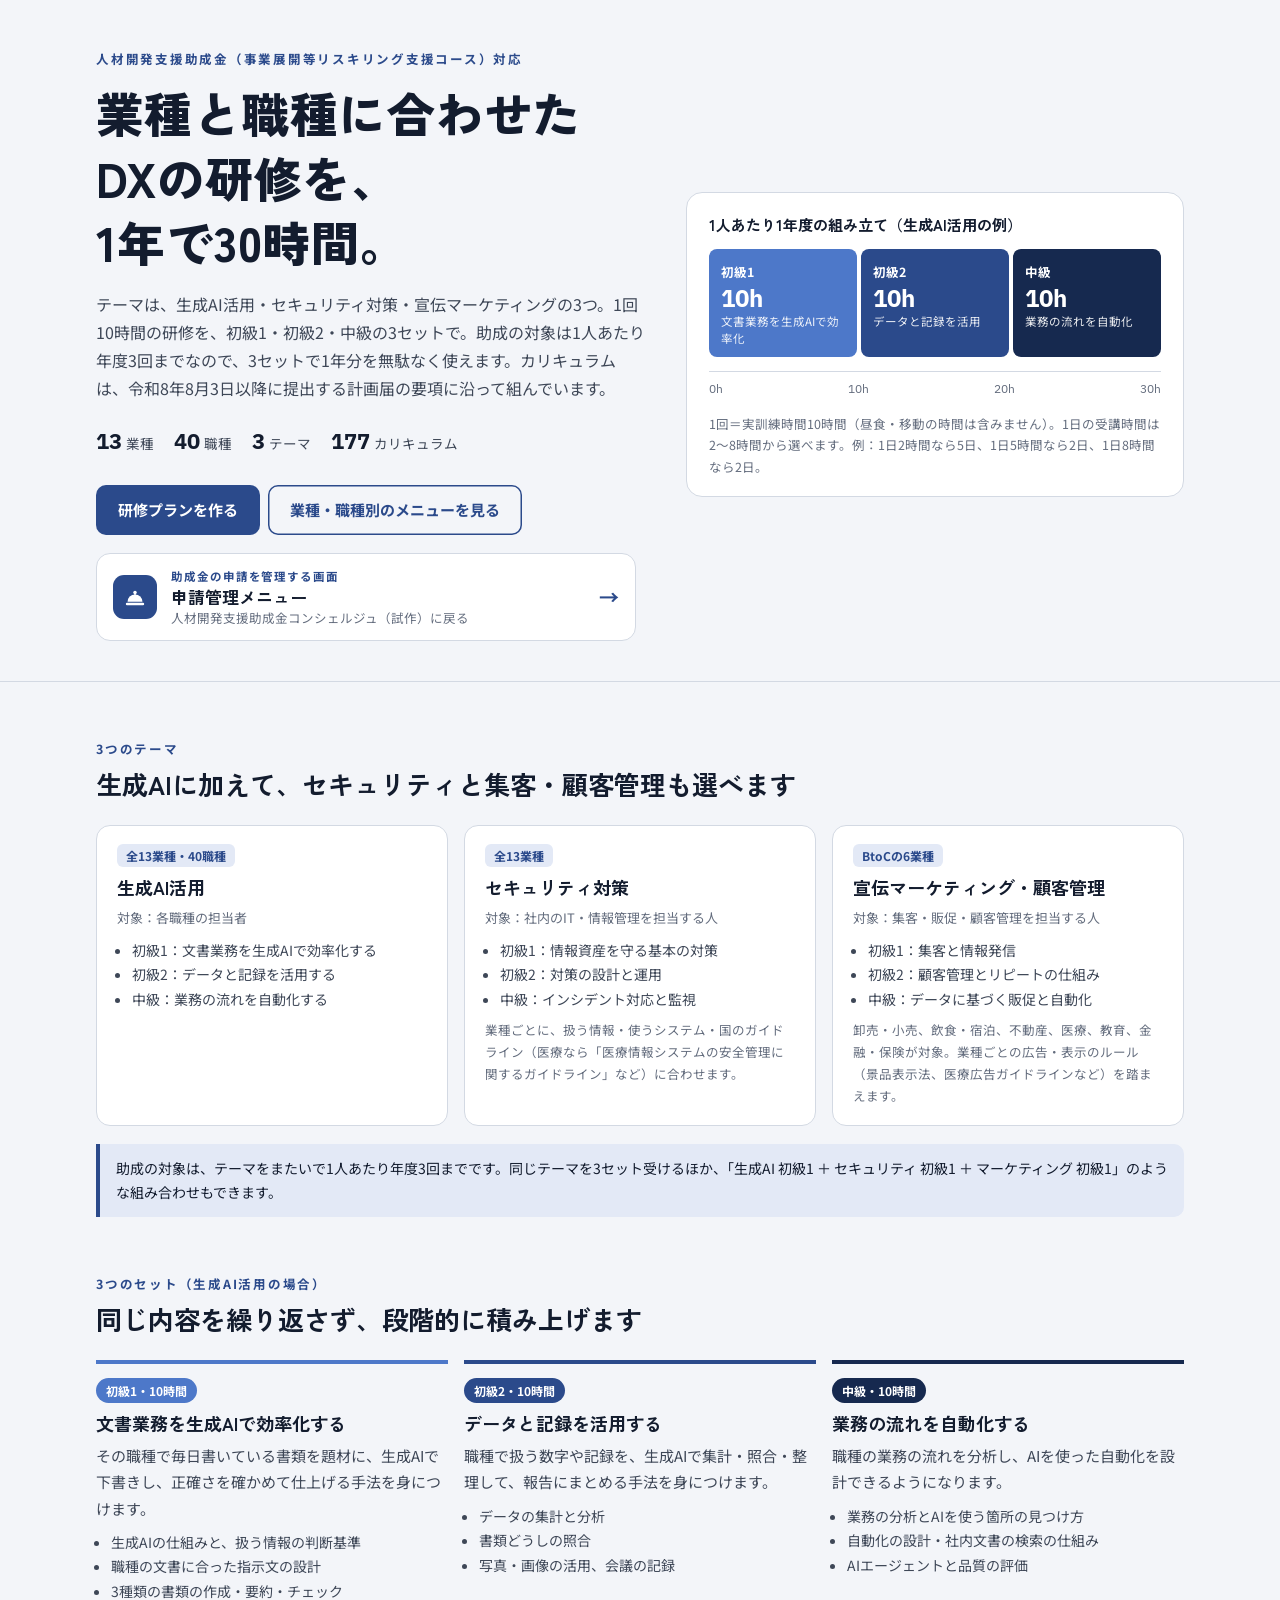
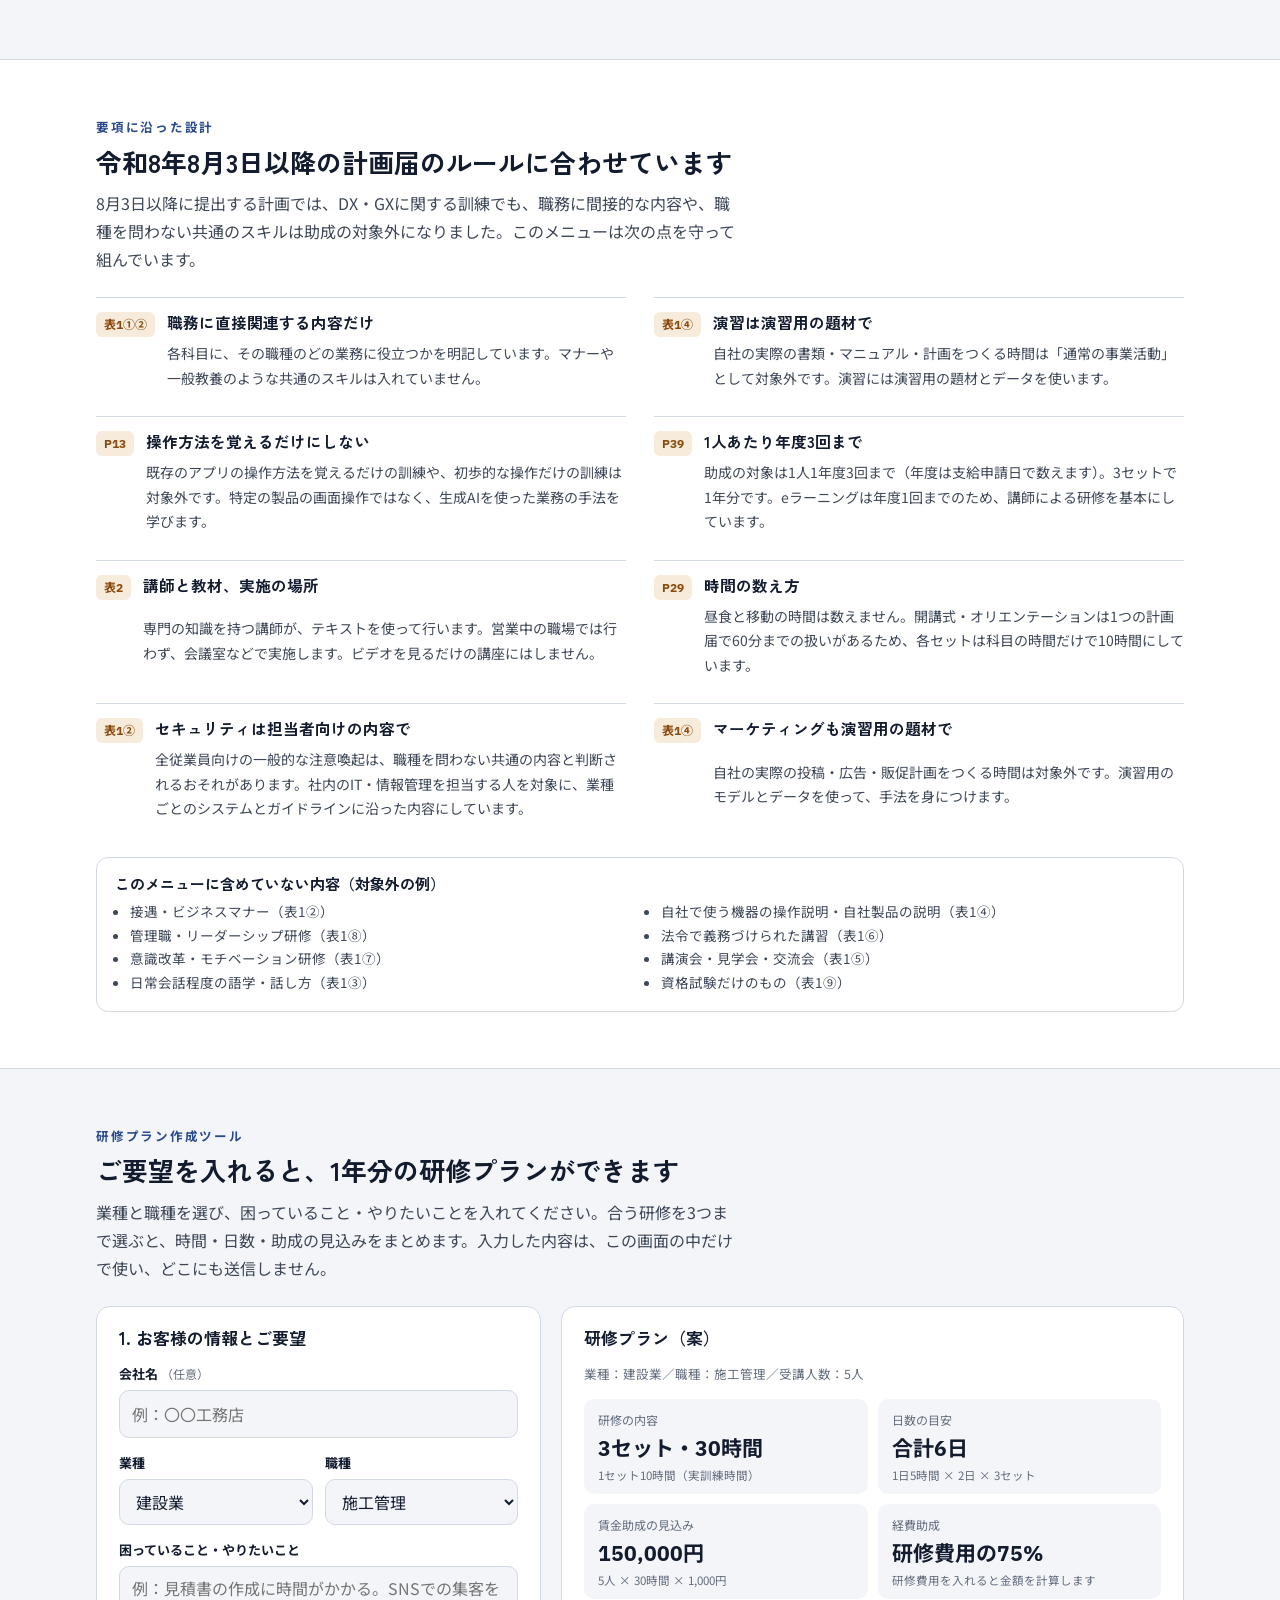
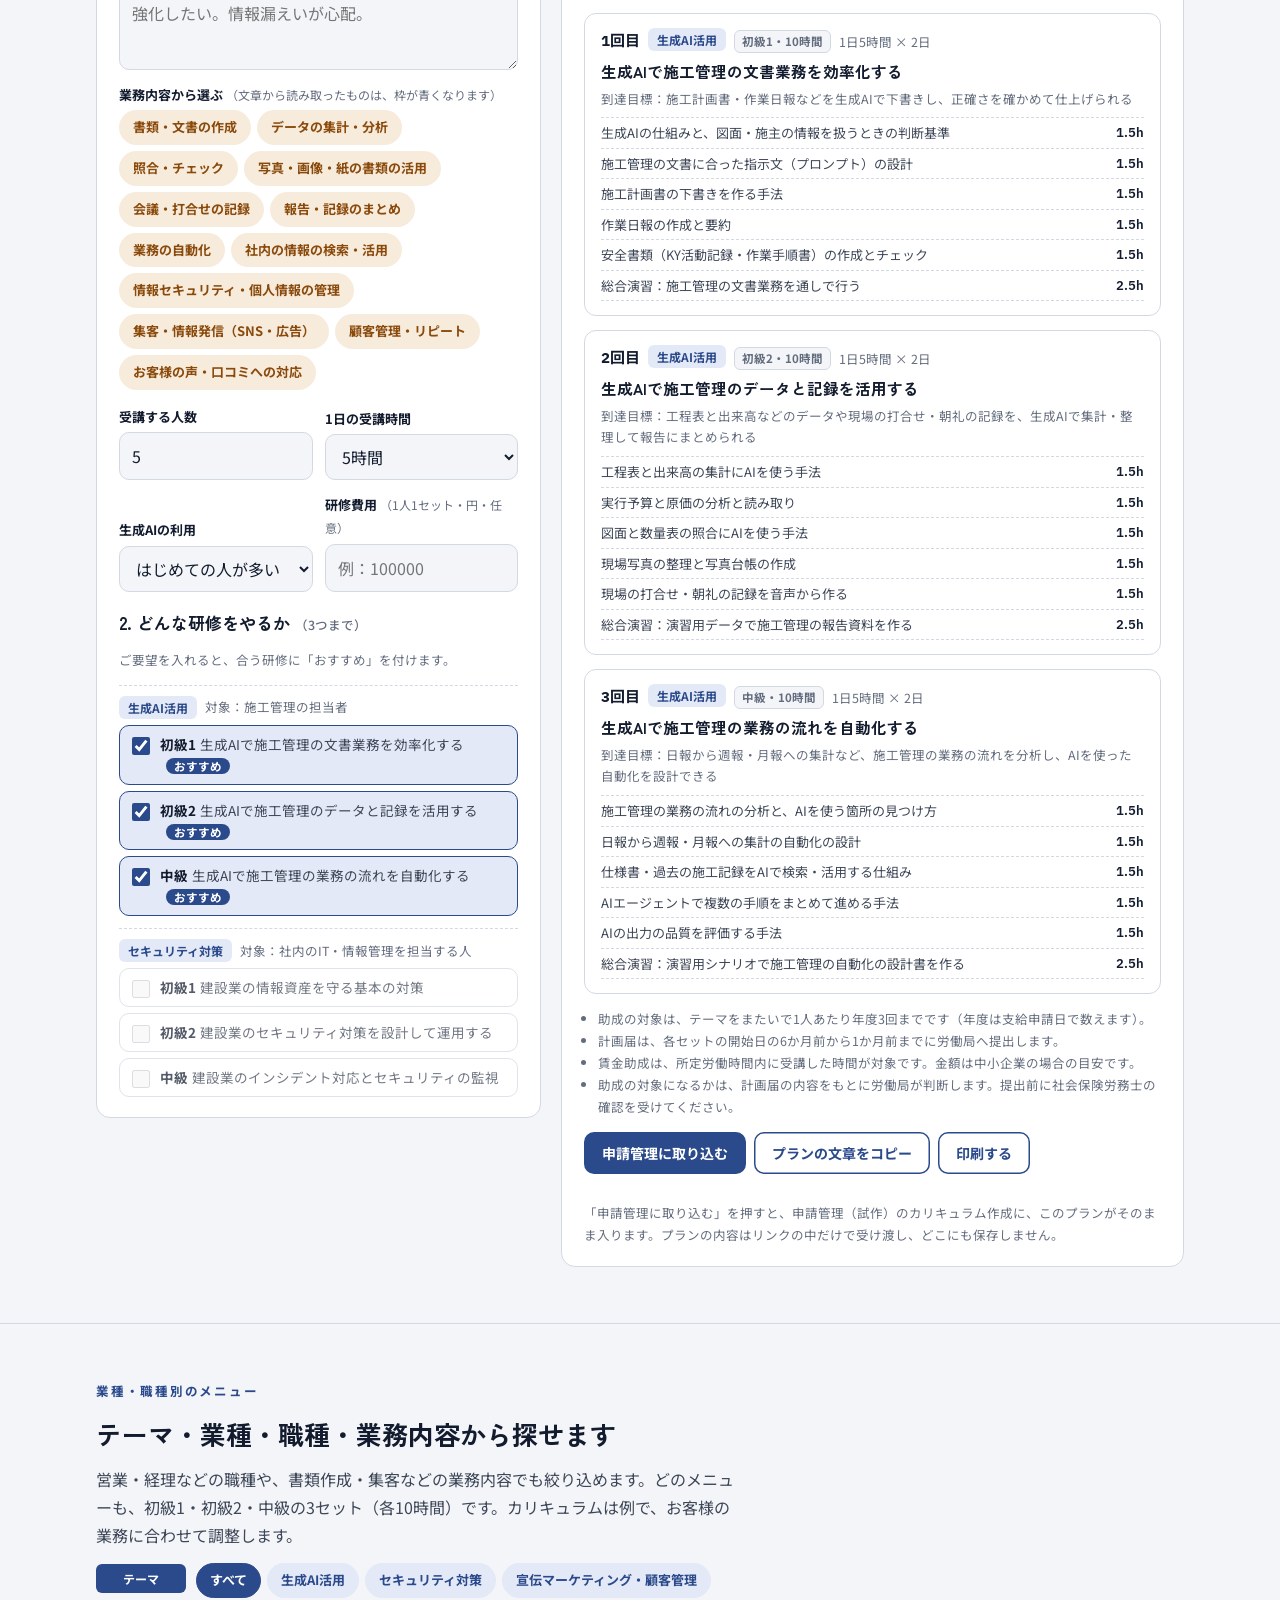
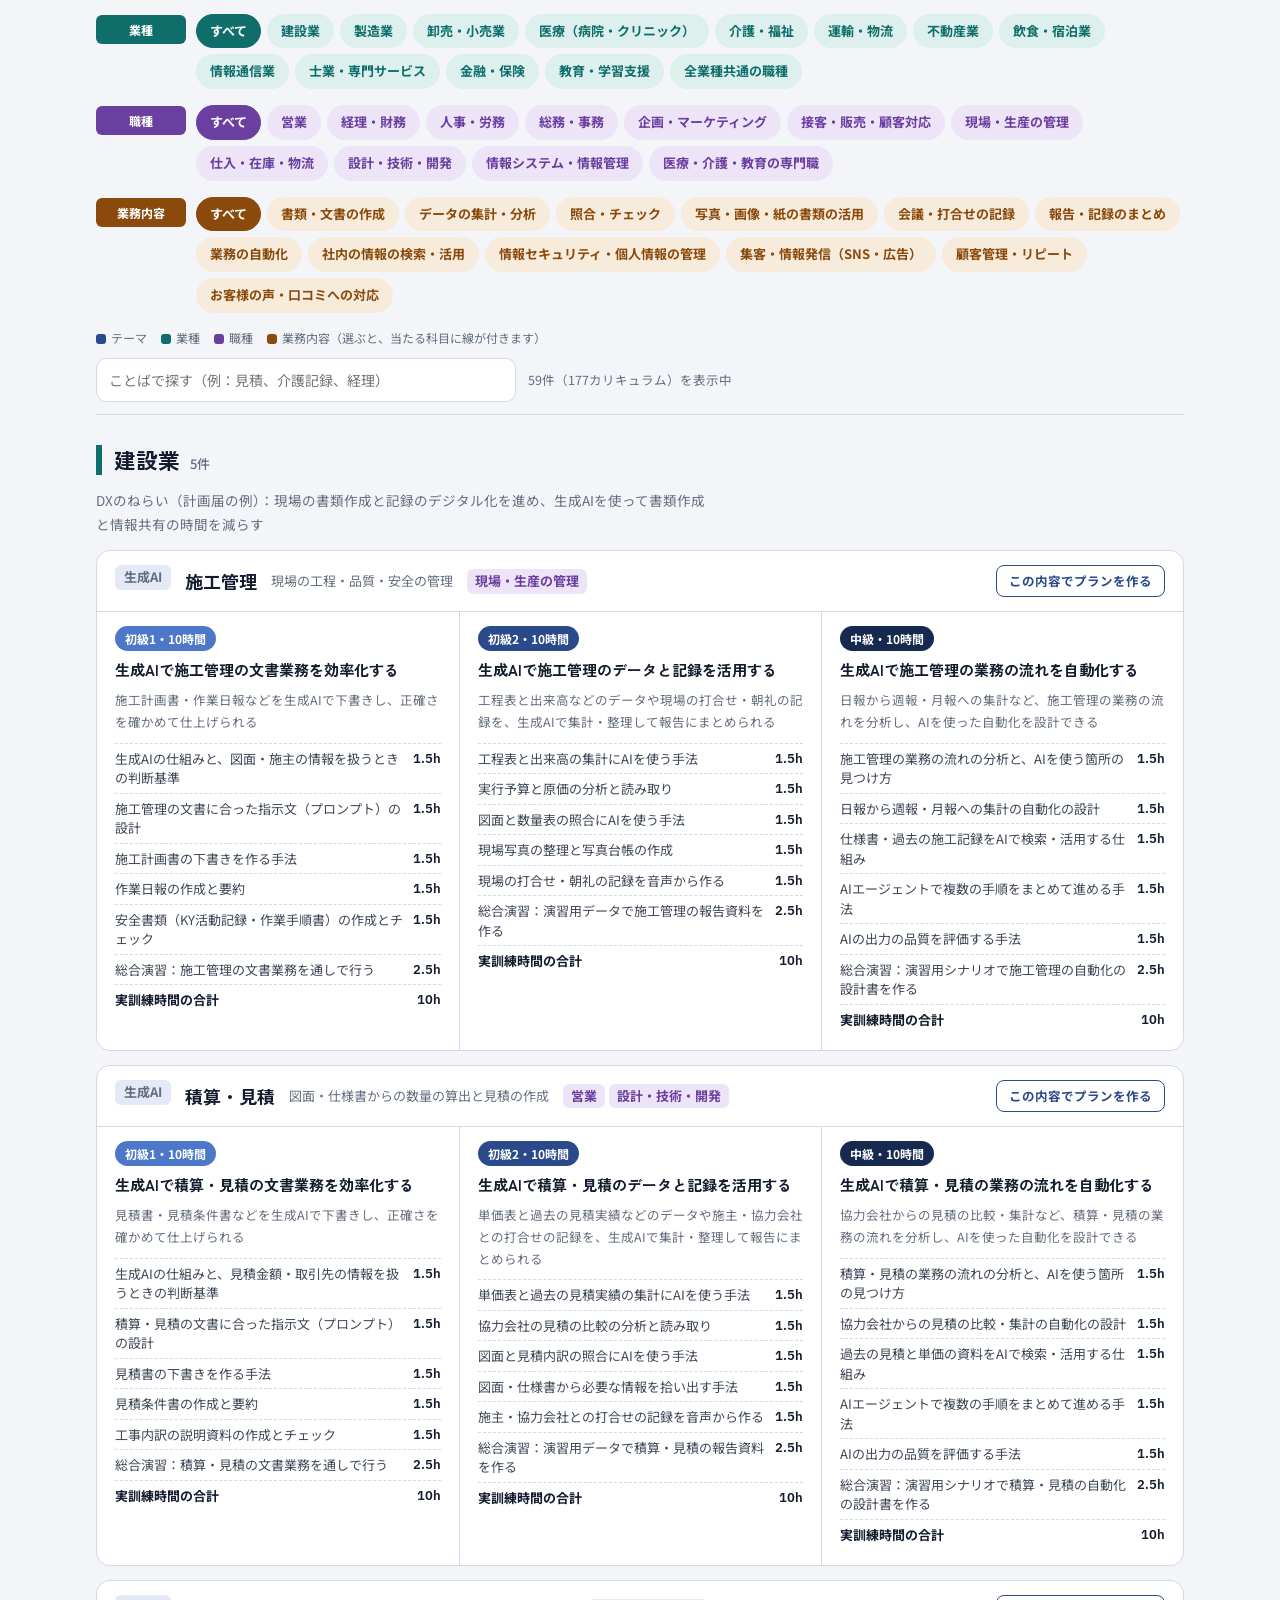
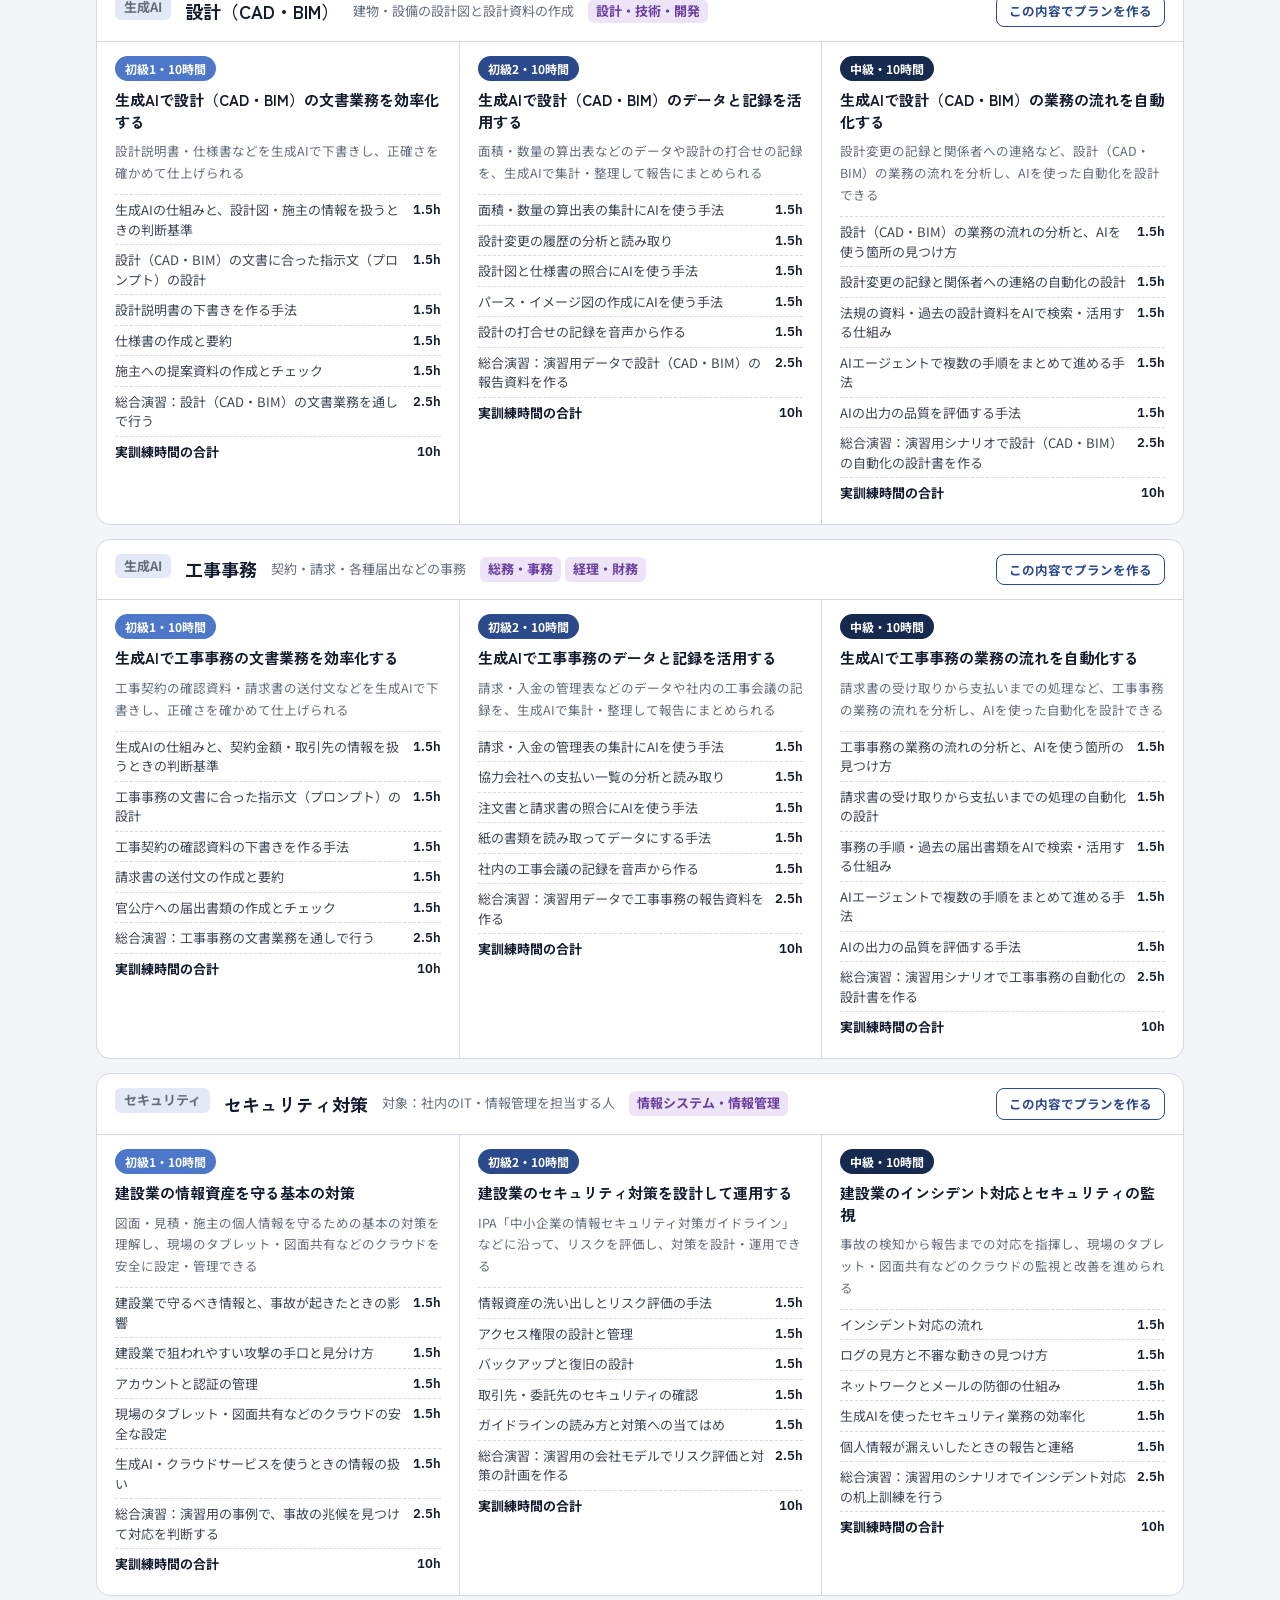
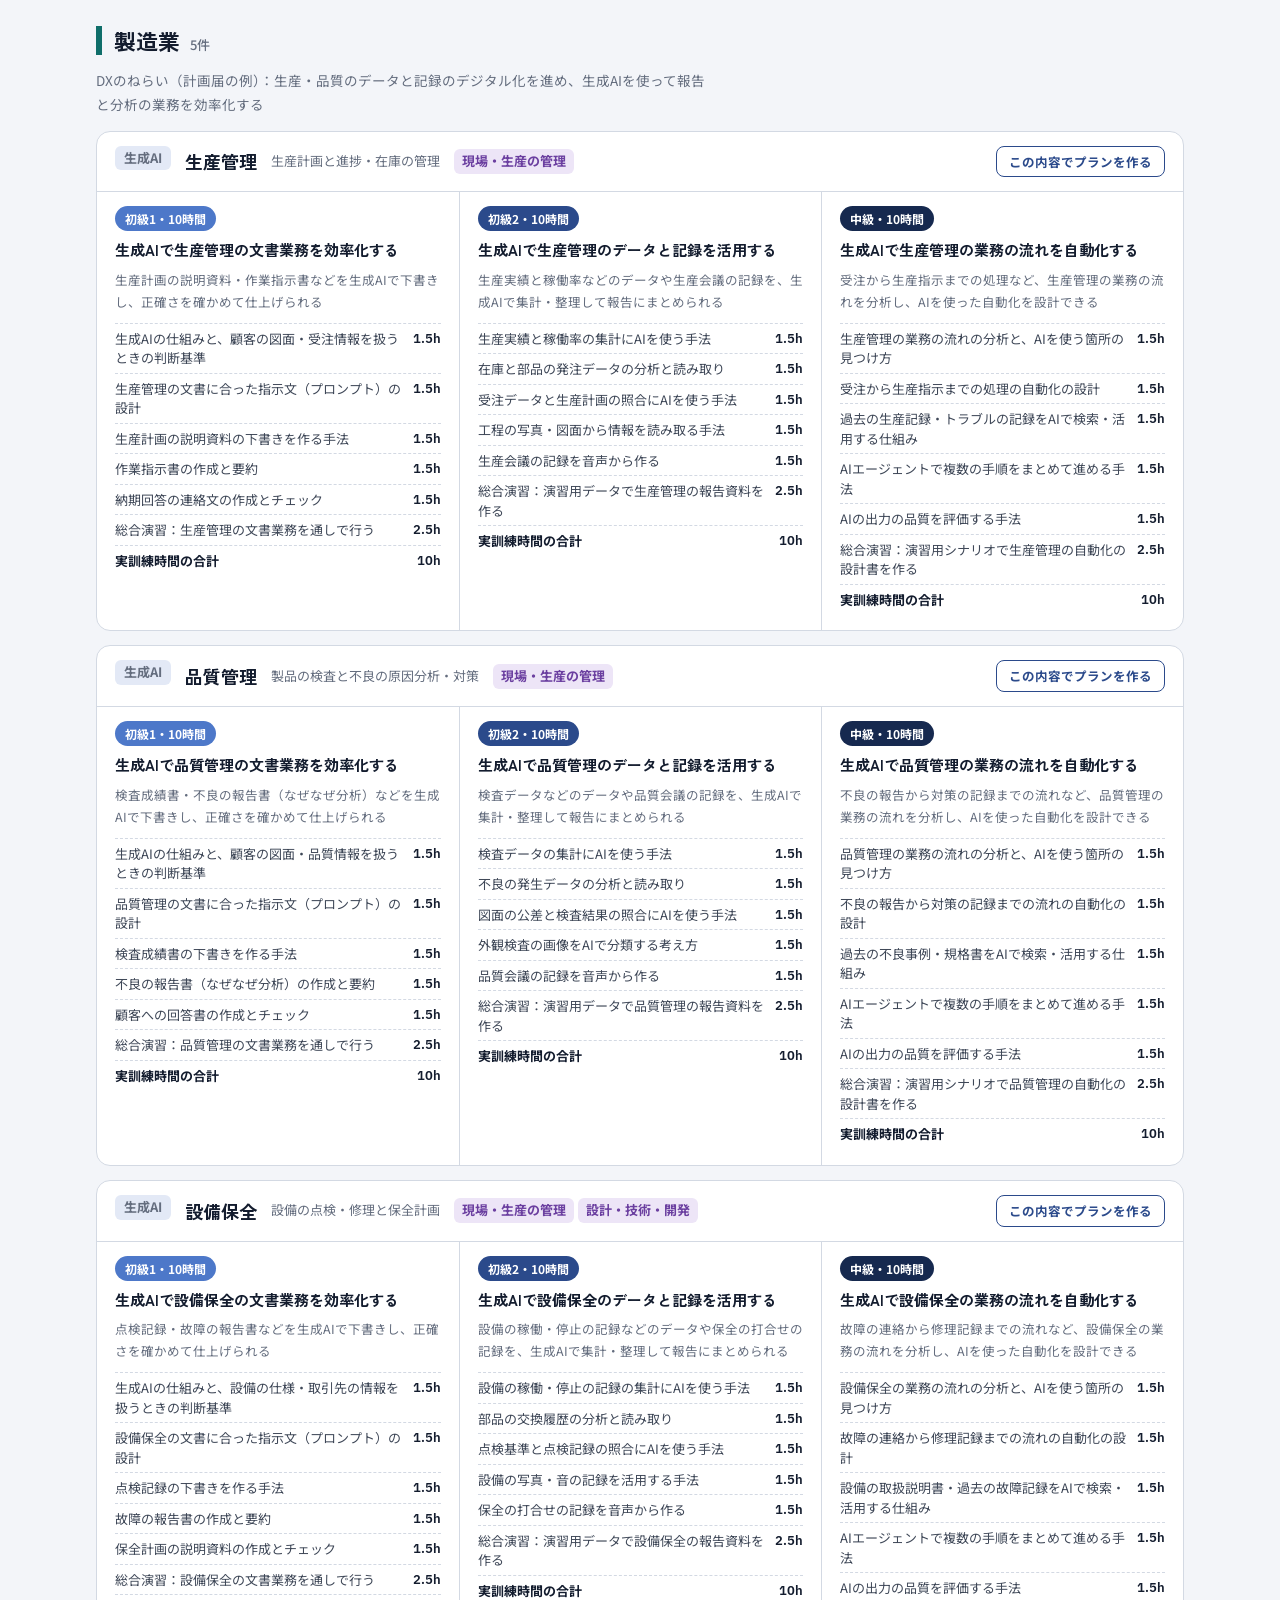
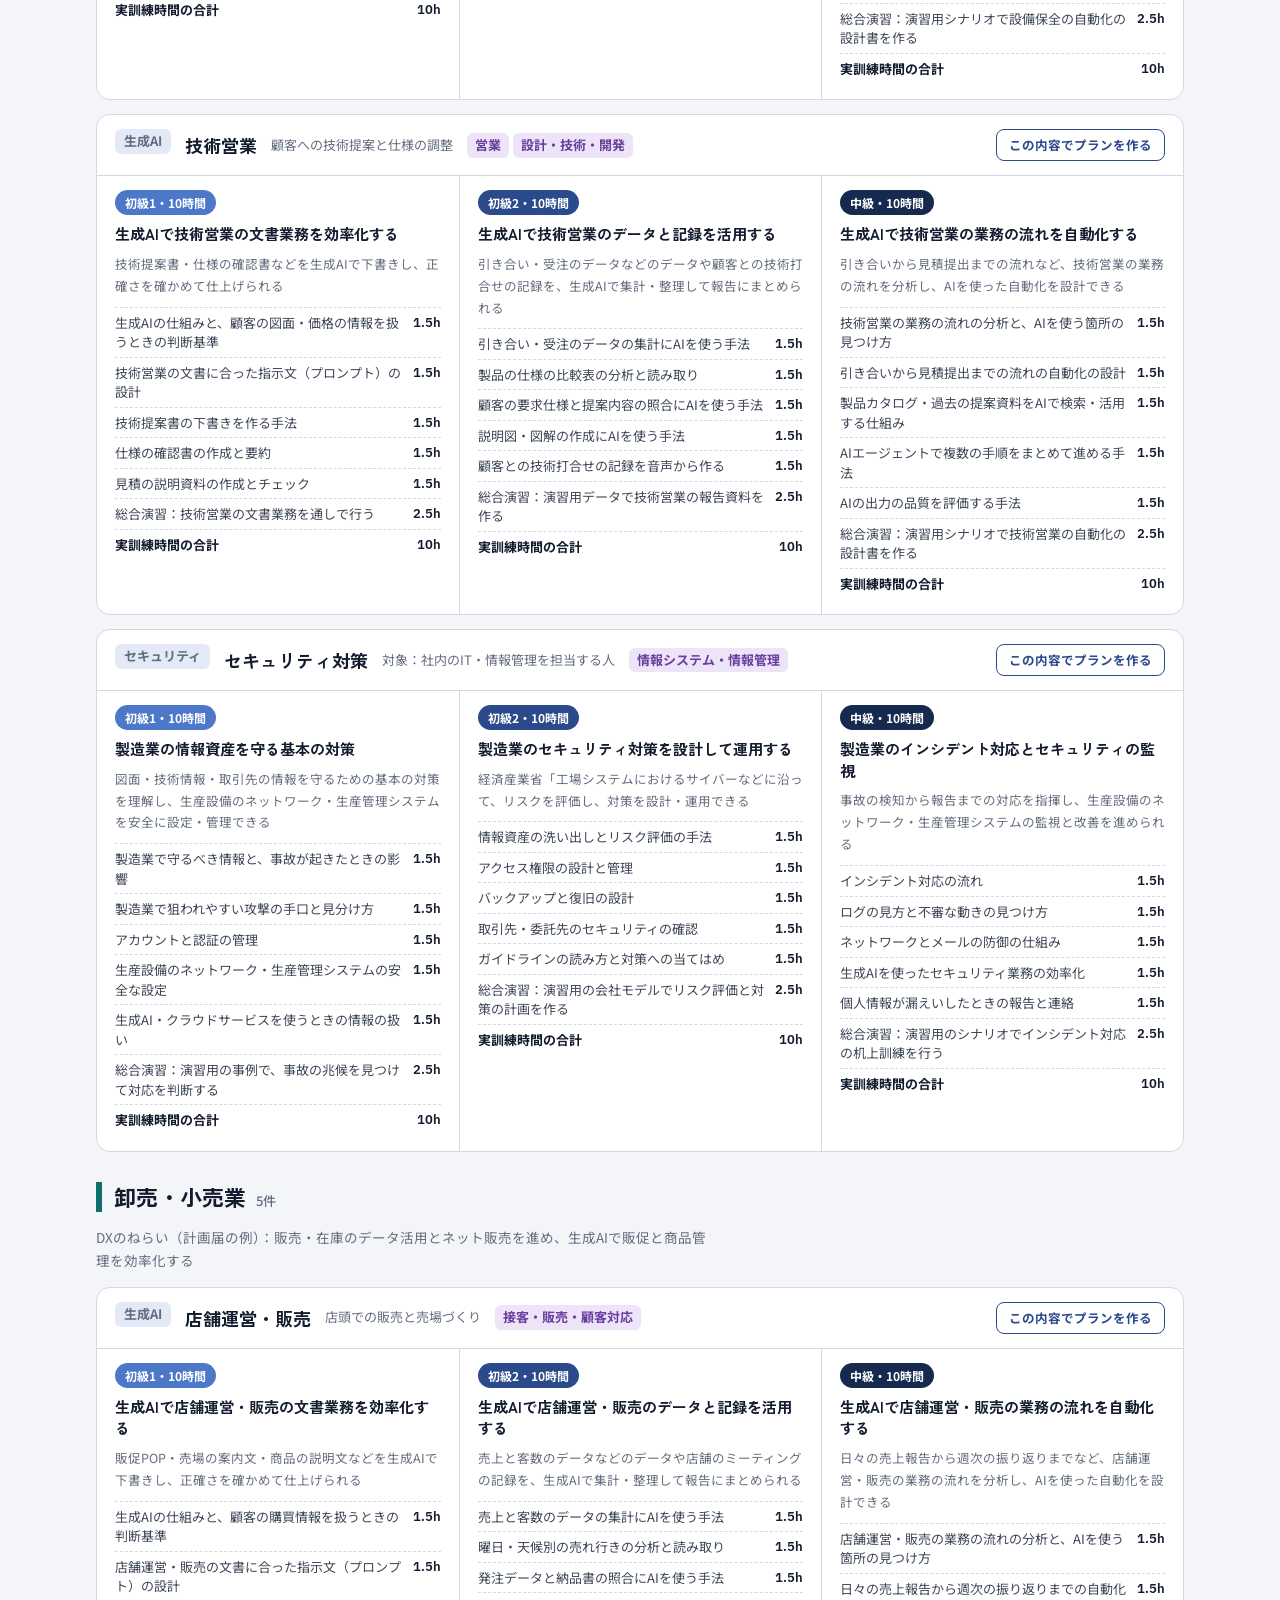
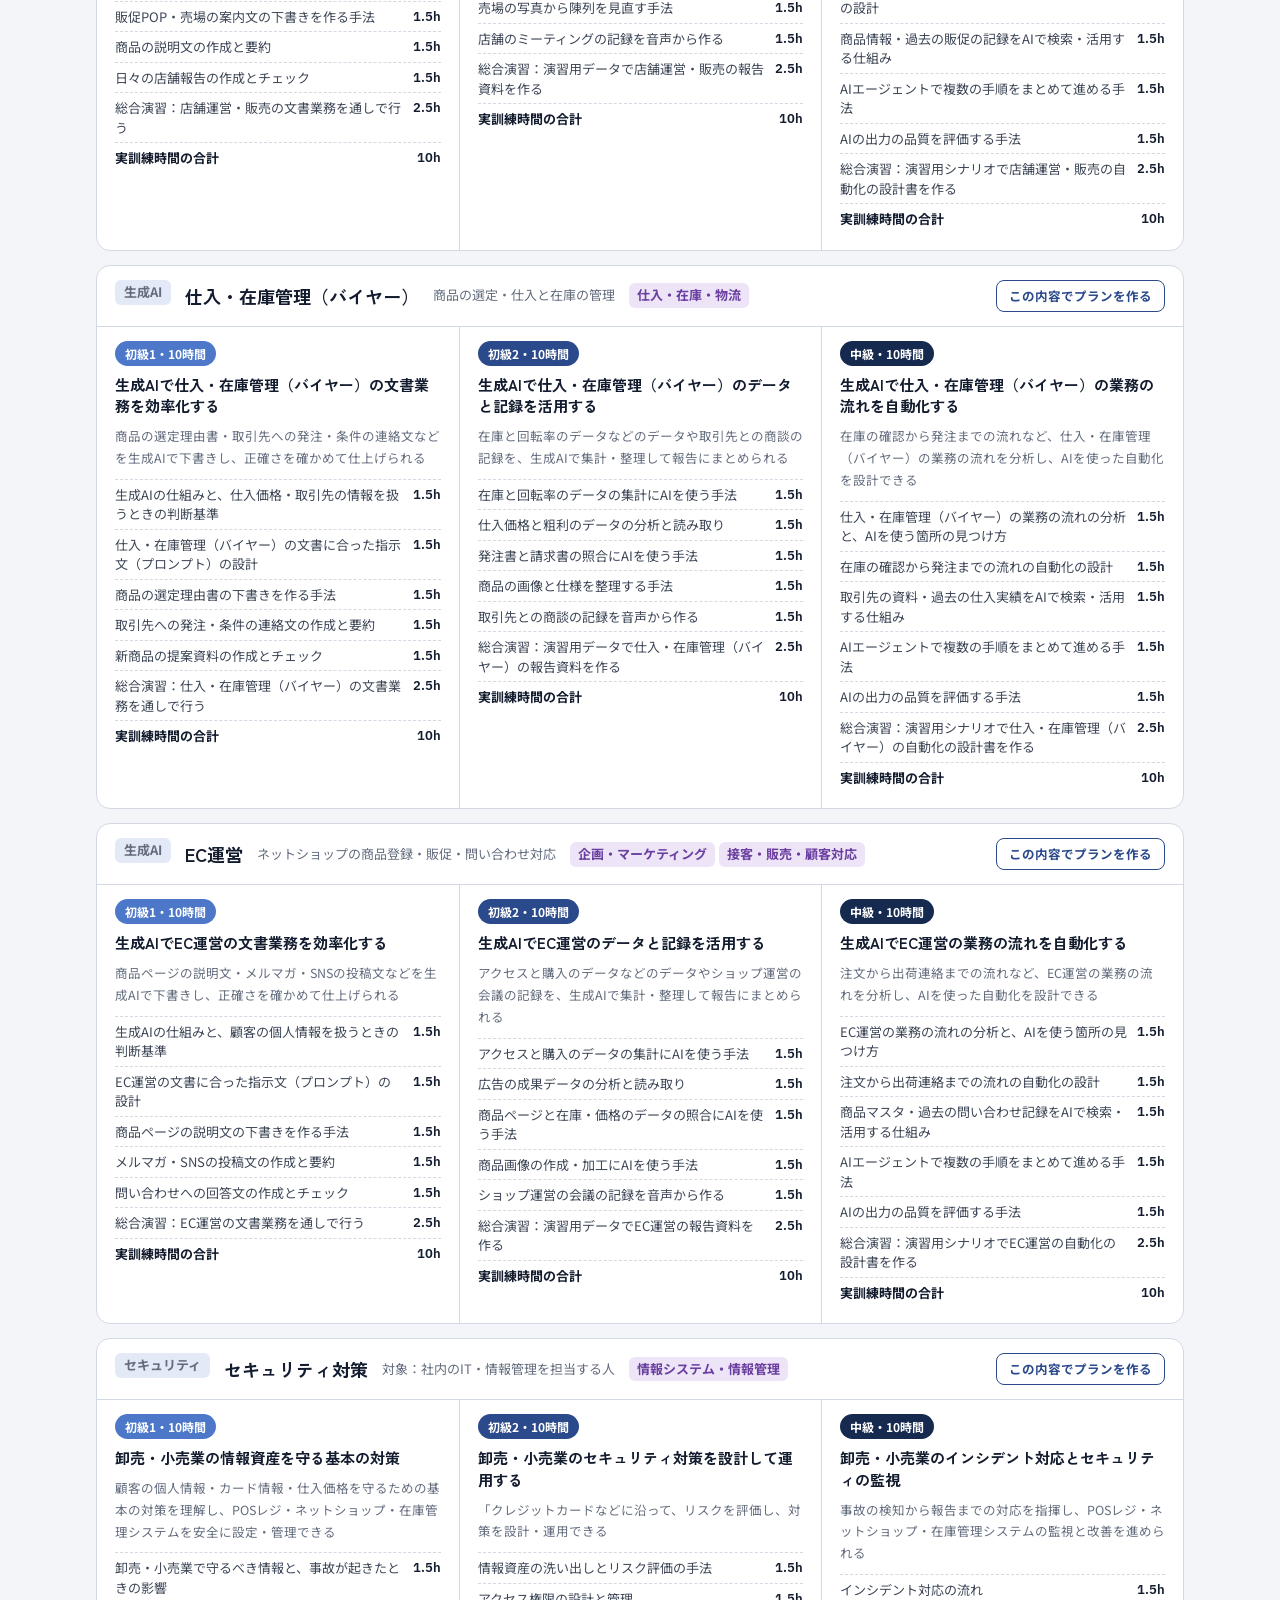
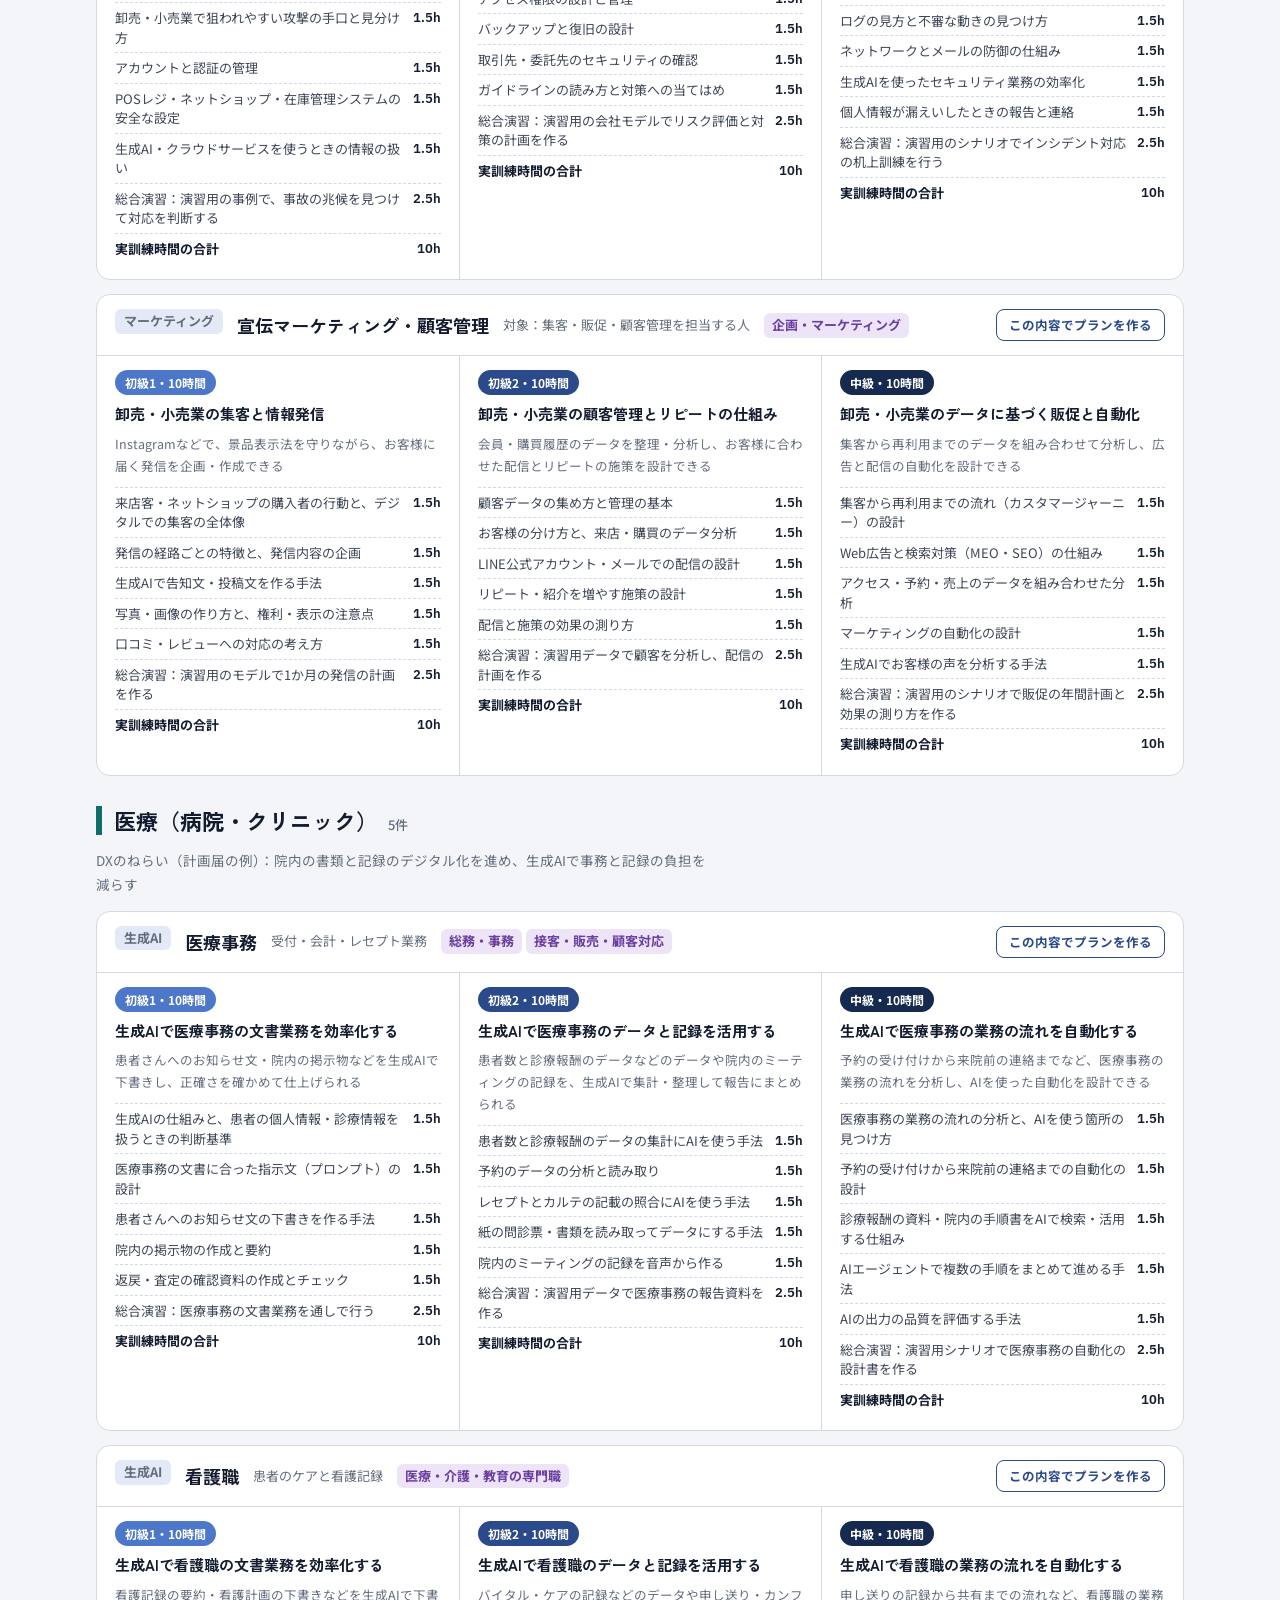
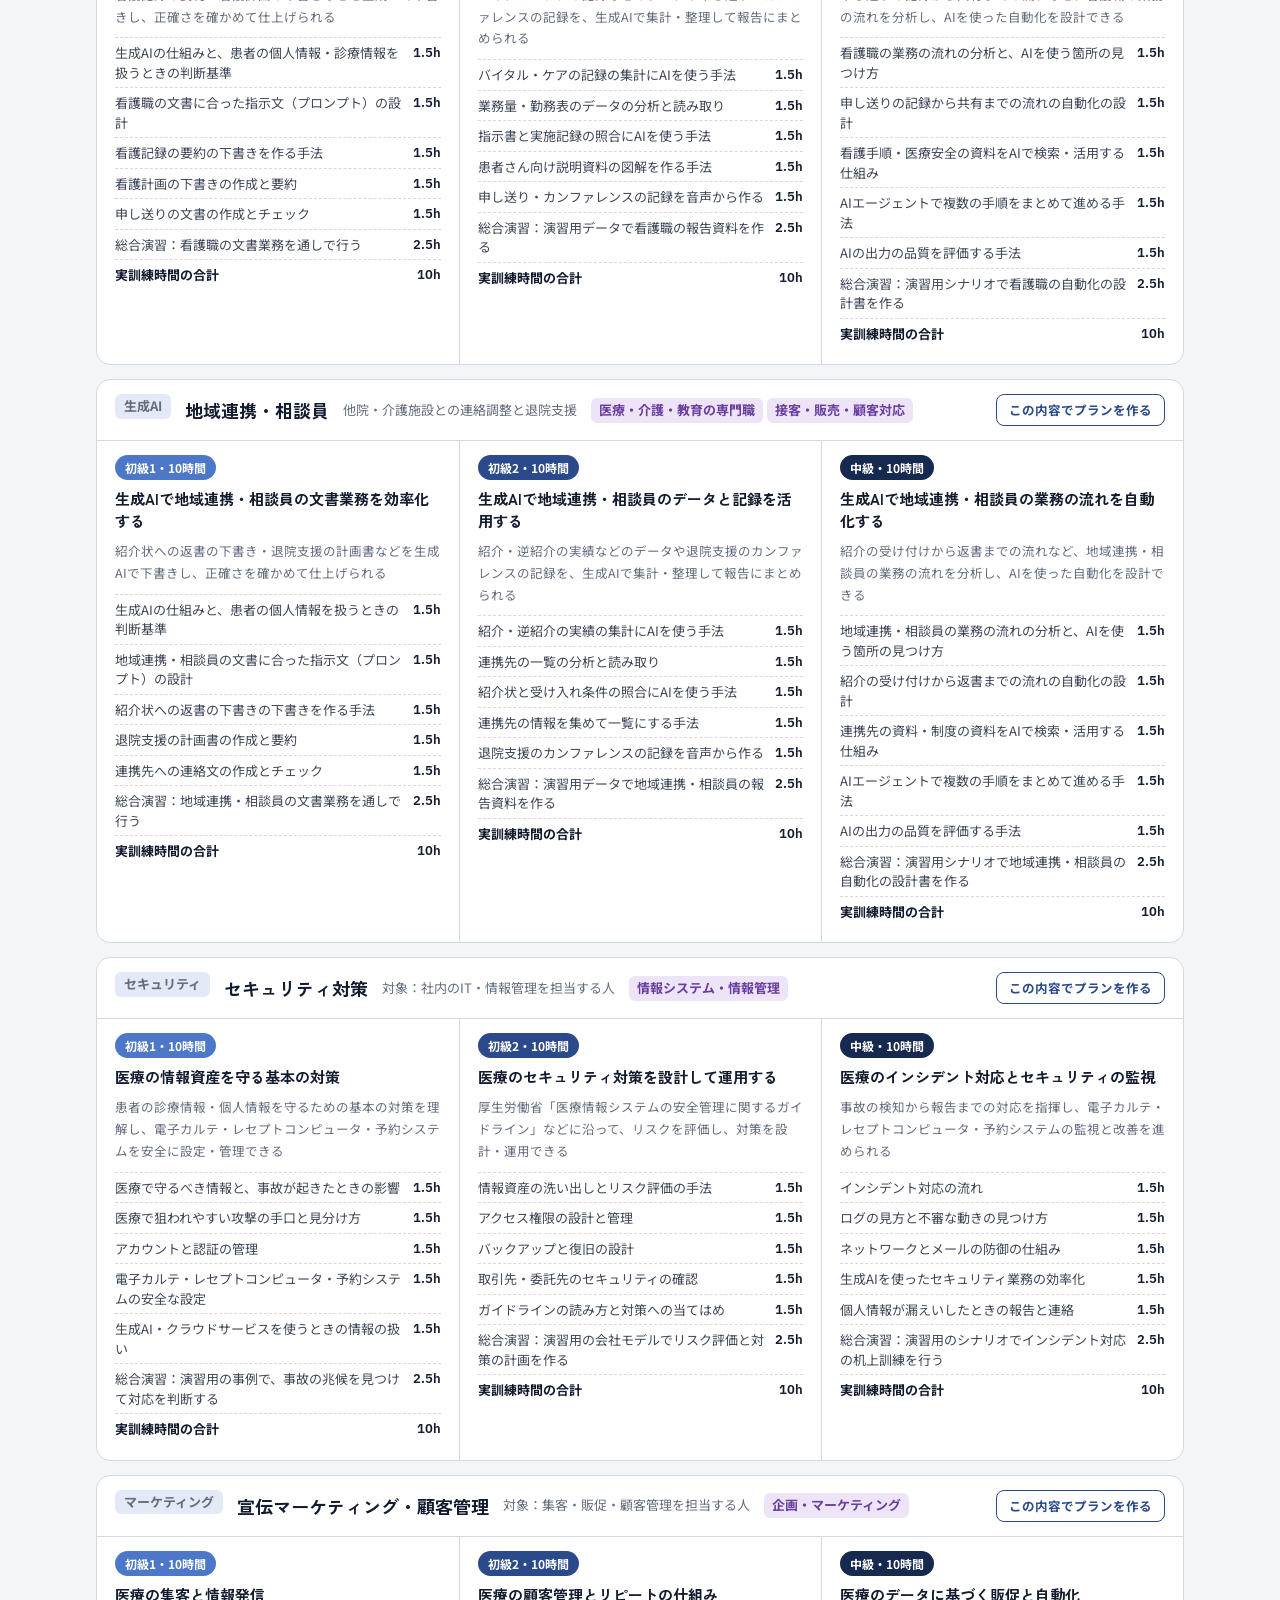
<file: lp.html>
<!doctype html>
<html lang="ja">
<head>
<meta charset="utf-8">
<meta name="viewport" content="width=device-width,initial-scale=1,viewport-fit=cover">
<meta name="robots" content="noindex">
<style>:root{padding-top:env(safe-area-inset-top,0px);padding-bottom:env(safe-area-inset-bottom,0px)}body{margin:0}img{max-width:100%}[hidden]{display:none!important}</style>
<link rel="icon" type="image/png" sizes="32x32" href="favicon-lp-32.png">
<link rel="icon" type="image/svg+xml" href="favicon-lp.svg">
<link rel="apple-touch-icon" href="favicon-lp-180.png">
<title>業種・職種別 AI研修メニュー</title>
<link rel="stylesheet" href="https://fonts.googleapis.com/css2?family=Zen+Kaku+Gothic+New:wght@500;700;900&family=Noto+Sans+JP:wght@400;500;700&family=IBM+Plex+Sans:wght@500;600;700&display=swap">
<style>
/* Layout: a hero that states "10h x 3 = 30h", the three levels, the rules the menu follows, then a filterable list of every industry and job. One reading column, menu cards widen to three set columns on desktop. */
:root{
  --paper:#F3F5F9; --surface:#FFFFFF; --sunk:#E6EAF1; --ink:#131C2E; --body:#3E4757; --muted:#646D7E; --line:#D3D9E3;
  --brand:#2B4A8B; --brand-pale:#E3E9F6; --lv1:#4D78C9; --lv2:#2B4A8B; --lv3:#16294F; --on:#FFFFFF;
  --amber:#8A4A0C; --amber-pale:#F7EBDC; --ok:#1B7448; --ok-pale:#DCF0E3; --teal:#0F6E6A; --teal-pale:#DDF0EE; --plum:#6B3FA0; --plum-pale:#EDE5F7;
  --display:'Zen Kaku Gothic New','Noto Sans JP','Hiragino Sans',system-ui,sans-serif;
  --text:'Noto Sans JP','Hiragino Sans','Yu Gothic UI',system-ui,sans-serif;
  --num:'IBM Plex Sans','Noto Sans JP',system-ui,sans-serif;
}
@media (prefers-color-scheme: dark){ :root:not([data-theme="light"]){
  --paper:#0F1522; --surface:#172033; --sunk:#1E2940; --ink:#EDF1F8; --body:#C3CBD9; --muted:#97A1B3; --line:#2C3850;
  --brand:#93B1EE; --brand-pale:#1C2A46; --lv1:#7FA3E6; --lv2:#93B1EE; --lv3:#C5D5F5; --on:#0F1522;
  --amber:#F0B979; --amber-pale:#3A2A17; --ok:#7DD3A3; --ok-pale:#173826; --teal:#6FD3CB; --teal-pale:#123634; --plum:#C5A5F0; --plum-pale:#2E2244; color-scheme:dark }}
:root[data-theme="dark"]{
  --paper:#0F1522; --surface:#172033; --sunk:#1E2940; --ink:#EDF1F8; --body:#C3CBD9; --muted:#97A1B3; --line:#2C3850;
  --brand:#93B1EE; --brand-pale:#1C2A46; --lv1:#7FA3E6; --lv2:#93B1EE; --lv3:#C5D5F5; --on:#0F1522;
  --amber:#F0B979; --amber-pale:#3A2A17; --ok:#7DD3A3; --ok-pale:#173826; --teal:#6FD3CB; --teal-pale:#123634; --plum:#C5A5F0; --plum-pale:#2E2244; color-scheme:dark }
*{box-sizing:border-box}
body{background:var(--paper);color:var(--body);font-family:var(--text);font-size:15px;line-height:1.75;-webkit-font-smoothing:antialiased}
h1,h2,h3,h4{font-family:var(--display);color:var(--ink);margin:0;line-height:1.35;text-wrap:balance}
p{margin:0}
a{color:var(--brand)}
button{font:inherit;cursor:pointer}
:focus-visible{outline:2px solid var(--brand);outline-offset:2px}
.wrap{max-width:1120px;margin:0 auto;padding-left:max(16px,env(safe-area-inset-left,0px));padding-right:max(16px,env(safe-area-inset-right,0px))}
section{padding-block:56px}
.eyebrow{font-size:12.5px;font-weight:700;letter-spacing:.14em;color:var(--brand)}
.lead{max-width:40em;font-size:16px}
.tiny{font-size:12.5px;color:var(--muted)}
.num{font-family:var(--num);font-variant-numeric:tabular-nums}

/* hero */
.hero{padding-block:48px 40px;border-bottom:1px solid var(--line)}
.hero .wrap{display:grid;grid-template-columns:minmax(0,1.05fr) minmax(0,.95fr);gap:40px;align-items:center}
.hero h1{font-size:clamp(30px,4.6vw,48px);font-weight:900;letter-spacing:.01em;margin:10px 0 16px}
.hero h1 span{display:inline-block}
.hero .facts{display:flex;flex-wrap:wrap;gap:8px 20px;margin-top:20px;font-size:13.5px}
.hero .facts b{font-family:var(--num);font-size:22px;color:var(--ink);margin-right:4px}
.cta{display:inline-flex;align-items:center;gap:8px;background:var(--brand);color:var(--on);border:0;border-radius:10px;padding:12px 22px;font-weight:700;text-decoration:none;margin-top:24px}
/* banner back to the application-management app */
.appbn{display:flex;align-items:center;gap:14px;margin-top:18px;max-width:540px;background:var(--surface);border:1.5px solid var(--line);border-radius:14px;padding:12px 16px;text-decoration:none;color:var(--body)}
.appbn:hover{border-color:var(--brand)}
.appbn .ico{flex:none;width:44px;height:44px;border-radius:11px;background:var(--brand);display:grid;place-items:center}
.appbn .ico svg{width:28px;height:28px;fill:var(--on)}
.appbn .tx{display:flex;flex-direction:column;min-width:0}
.appbn small{font-size:11.5px;font-weight:700;letter-spacing:.08em;color:var(--brand)}
.appbn b{font-family:var(--display);font-size:17px;color:var(--ink);line-height:1.35}
.appbn .d{font-size:12.5px;color:var(--muted);line-height:1.5}
.appbn .go{margin-left:auto;font-size:20px;font-weight:700;color:var(--brand)}
/* 30h bar */
.year{background:var(--surface);border:1px solid var(--line);border-radius:16px;padding:22px 22px 18px;display:flex;flex-direction:column;gap:14px}
.year h2{font-size:15px}
.bar{display:grid;grid-template-columns:repeat(3,minmax(0,1fr));gap:4px}
.bar div{border-radius:8px;padding:12px 12px 10px;color:var(--on);display:flex;flex-direction:column;gap:2px;min-width:0}
.bar div:nth-child(1){background:var(--lv1)} .bar div:nth-child(2){background:var(--lv2)} .bar div:nth-child(3){background:var(--lv3)}
.bar b{font-family:var(--num);font-size:24px;line-height:1.1}
.bar span{font-size:12.5px;font-weight:700}
.bar small{font-size:11.5px;opacity:.9;line-height:1.45}
.scale{display:flex;justify-content:space-between;font-family:var(--num);font-size:12px;color:var(--muted);border-top:1px solid var(--line);padding-top:6px}

/* levels */
.levels{display:grid;grid-template-columns:repeat(3,minmax(0,1fr));gap:16px;margin-top:24px}
.lvl{border-top:4px solid var(--lv1);padding-top:14px;display:flex;flex-direction:column;gap:8px;min-width:0}
.lvl:nth-child(2){border-color:var(--lv2)} .lvl:nth-child(3){border-color:var(--lv3)}
.lvl h3{font-size:18px}
.lvl ul{margin:0;padding-left:1.1em;font-size:14px}

/* rules */
.rules{display:grid;grid-template-columns:repeat(2,minmax(0,1fr));gap:12px 28px;margin-top:24px}
.rule{display:grid;grid-template-columns:auto minmax(0,1fr);gap:4px 12px;padding:14px 0;border-top:1px solid var(--line)}
.rule .ref{font-family:var(--num);font-size:12px;font-weight:700;color:var(--amber);background:var(--amber-pale);border-radius:6px;padding:2px 8px;align-self:start;white-space:nowrap}
.rule h3{font-size:15.5px}
.rule p{grid-column:2;font-size:14px}
.ng{margin-top:22px;background:var(--surface);border:1px solid var(--line);border-radius:12px;padding:16px 18px}
.ng h3{font-size:15px;margin-bottom:6px}
.ng ul{margin:0;padding-left:1.1em;font-size:13.5px;columns:2;column-gap:28px}

/* menu */
.menu-h{display:flex;flex-direction:column;gap:14px}
.filter{background:var(--paper);padding-block:12px;border-bottom:1px solid var(--line);display:flex;flex-direction:column;gap:10px}
body::before{content:"";position:fixed;inset:0 0 auto;height:env(safe-area-inset-top,0px);z-index:10;background:var(--paper)}
.chips{display:flex;gap:6px;overflow-x:auto;padding-bottom:2px;scrollbar-width:thin}
.chips button{flex:none;border:1.5px solid var(--line);background:var(--surface);color:var(--body);border-radius:999px;padding:5px 13px;font-size:13px;font-weight:700;white-space:nowrap}
.chips button[aria-pressed=true]{border-color:var(--brand);background:var(--brand);color:var(--on)}
.srow{display:flex;gap:12px;align-items:center;flex-wrap:wrap}
.srow input{flex:1;min-width:0;max-width:420px;border:1.5px solid var(--line);background:var(--surface);color:var(--ink);border-radius:10px;padding:9px 12px;font:inherit;font-size:14px}
.ind{display:flex;flex-direction:column;gap:14px;padding-top:30px}
.ind>h3{font-size:22px;display:flex;align-items:baseline;gap:10px;flex-wrap:wrap}
.ind>h3 small{font-family:var(--text);font-size:13px;font-weight:500;color:var(--muted)}
.ind>p{font-size:13.5px;color:var(--muted);max-width:46em}
.job{background:var(--surface);border:1px solid var(--line);border-radius:14px;overflow:hidden}
.job-h{display:flex;align-items:baseline;gap:6px 14px;flex-wrap:wrap;padding:14px 18px;border-bottom:1px solid var(--line)}
.job-h h4{font-size:18px}
.job-h span{font-size:13px;color:var(--muted)}
.sets{display:grid;grid-template-columns:repeat(3,minmax(0,1fr))}
.set{padding:14px 18px 16px;display:flex;flex-direction:column;gap:8px;min-width:0;border-left:1px solid var(--line)}
.set:first-child{border-left:0}
.lv{display:inline-flex;align-items:center;gap:6px;font-size:12px;font-weight:700;color:var(--on);border-radius:999px;padding:2px 10px;align-self:flex-start}
.set:nth-child(1) .lv{background:var(--lv1)} .set:nth-child(2) .lv{background:var(--lv2)} .set:nth-child(3) .lv{background:var(--lv3)}
.set h5{font-family:var(--display);font-size:15px;color:var(--ink);margin:0;line-height:1.45}
.set .goal{font-size:12.5px;color:var(--muted)}
.set ol{list-style:none;margin:2px 0 0;padding:0;display:flex;flex-direction:column;border-top:1px dashed var(--line)}
.set li{display:grid;grid-template-columns:minmax(0,1fr) auto;gap:10px;font-size:13px;padding:5px 0;border-bottom:1px dashed var(--line);line-height:1.5}
.set li .h{font-family:var(--num);font-weight:600;color:var(--ink);font-variant-numeric:tabular-nums}
.set li.sum{border-bottom:0;font-weight:700;color:var(--ink)}
.empty{padding:40px 0;text-align:center;color:var(--muted)}

/* subsidy + contact */
.two{display:grid;grid-template-columns:minmax(0,1fr) minmax(0,1fr);gap:20px;margin-top:24px}
.box{background:var(--surface);border:1px solid var(--line);border-radius:14px;padding:20px 22px;display:flex;flex-direction:column;gap:10px;min-width:0}
.box h3{font-size:17px}
.kv{display:grid;grid-template-columns:auto minmax(0,1fr);gap:6px 16px;font-size:14px;margin:0}
.kv dt{color:var(--muted)} .kv dd{margin:0;color:var(--ink);font-weight:500}
.steps{margin:0;padding-left:1.3em;font-size:14px;display:flex;flex-direction:column;gap:4px}
.note{font-size:12.5px;color:var(--muted);border-top:1px solid var(--line);padding-top:16px;margin-top:28px;display:flex;flex-direction:column;gap:4px}
.contact{background:var(--brand-pale);border-radius:16px;padding:28px 24px;display:grid;grid-template-columns:minmax(0,1fr) auto;gap:16px 28px;align-items:center}
.contact h2{font-size:22px}
.contact .tel{font-family:var(--num);font-size:22px;font-weight:700;color:var(--ink);user-select:all}
.contact .mail{font-family:var(--num);font-size:15px;color:var(--ink);user-select:all}
footer{padding-block:28px;font-size:12.5px;color:var(--muted)}

/* themes */
.themes{display:grid;grid-template-columns:repeat(3,minmax(0,1fr));gap:16px;margin-top:24px}
.theme{background:var(--surface);border:1px solid var(--line);border-radius:14px;padding:18px 20px;display:flex;flex-direction:column;gap:8px;min-width:0}
.theme h3{font-size:18px}
.theme ul{margin:0;padding-left:1.1em;font-size:14px}
.theme .for{font-size:13px;color:var(--muted)}
.th{display:inline-flex;align-items:center;font-size:12px;font-weight:700;border-radius:6px;padding:1px 9px;white-space:nowrap;align-self:flex-start;background:var(--brand-pale);color:var(--brand)}
.callout{margin-top:18px;border-left:4px solid var(--brand);background:var(--brand-pale);border-radius:0 10px 10px 0;padding:12px 16px;font-size:14px;color:var(--ink)}
.cta.alt{background:transparent;color:var(--brand);box-shadow:inset 0 0 0 1.5px var(--brand);margin-left:8px}

/* filter rows + tags */
.frow{display:grid;grid-template-columns:5em minmax(0,1fr);gap:8px;align-items:center}
.frow>span{font-size:12px;font-weight:700;color:var(--muted)}
.tags{display:inline-flex;flex-wrap:wrap;gap:4px}
.tag{font-size:11.5px;font-weight:700;border:1px solid var(--line);border-radius:6px;padding:0 7px;color:var(--muted);background:var(--paper);white-space:nowrap}
.job-h{align-items:center}
.job-h .mini{margin-left:auto}
.mini{border:1.5px solid var(--brand);background:transparent;color:var(--brand);border-radius:8px;padding:4px 12px;font-size:12.5px;font-weight:700;white-space:nowrap}
.mini:hover{background:var(--brand-pale)}
.set.dim{opacity:.45}
.set li.hit>span:first-child,.pset li.hit>span:first-child{font-weight:700;color:var(--ink);box-shadow:inset 3px 0 0 var(--amber);padding-left:8px}

/* plan tool */
.plan{display:grid;grid-template-columns:minmax(0,5fr) minmax(0,7fr);gap:20px;margin-top:24px;align-items:start}
.pform,.pout{background:var(--surface);border:1px solid var(--line);border-radius:14px;padding:20px 22px;display:flex;flex-direction:column;gap:14px;min-width:0}
.pform h3,.pout h3{font-size:17px}
.fld{display:flex;flex-direction:column;gap:4px;min-width:0}
.fld>label,.fld>.lb{font-size:13px;font-weight:700;color:var(--ink)}
.fld small{font-size:12px;color:var(--muted);font-weight:400}
.fld input,.fld select,.fld textarea{width:100%;min-width:0;border:1.5px solid var(--line);background:var(--paper);color:var(--ink);border-radius:10px;padding:9px 12px;font:inherit;font-size:16px}
.fld textarea{min-height:104px;resize:vertical;line-height:1.6}
.f2{display:grid;grid-template-columns:repeat(2,minmax(0,1fr));gap:12px;align-items:end}
.chips.wrapc{flex-wrap:wrap;overflow:visible}
.chips button.auto{border-color:var(--brand);color:var(--brand)}
#pCand{display:flex;flex-direction:column;gap:12px}
.cg{display:flex;flex-direction:column;gap:6px;padding-top:10px;border-top:1px dashed var(--line)}
.cgh{display:flex;gap:8px;align-items:center;flex-wrap:wrap}
.cand{display:grid;grid-template-columns:auto minmax(0,1fr);gap:10px;align-items:start;border:1.5px solid var(--line);border-radius:10px;padding:8px 12px;cursor:pointer;font-size:13.5px;line-height:1.55}
.cand:has(input:checked){border-color:var(--brand);background:var(--brand-pale)}
.cand:has(input:disabled){opacity:.72;cursor:not-allowed}
.cand input{width:18px;height:18px;margin:3px 0 0;accent-color:var(--brand)}
.cand b{color:var(--ink);margin-right:4px}
.cand small{display:block;font-size:12px;color:var(--amber);font-weight:700}
.rec{font-style:normal;font-size:11.5px;font-weight:700;background:var(--brand);color:var(--on);border-radius:999px;padding:0 8px;margin-left:6px;white-space:nowrap}
.stats{display:grid;grid-template-columns:repeat(2,minmax(0,1fr));gap:10px}
.stat{background:var(--paper);border-radius:10px;padding:10px 14px;min-width:0}
.stat span{display:block;font-size:12px;color:var(--muted)}
.stat b{font-family:var(--num);font-size:21px;color:var(--ink);font-variant-numeric:tabular-nums}
.stat small{display:block;font-size:11.5px;color:var(--muted);line-height:1.5}
.pset{border:1px solid var(--line);border-radius:12px;padding:14px 16px;display:flex;flex-direction:column;gap:6px}
.pset-h{display:flex;gap:8px;align-items:center;flex-wrap:wrap}
.pset-h .no{font-family:var(--num);font-weight:700;color:var(--ink)}
.pset h4{font-size:15.5px}
.pset .goal{font-size:12.5px;color:var(--muted)}
.pset ol{list-style:none;margin:2px 0 0;padding:0;border-top:1px dashed var(--line)}
.pset li{display:grid;grid-template-columns:minmax(0,1fr) auto;gap:10px;font-size:13px;padding:5px 0;border-bottom:1px dashed var(--line);line-height:1.5}
.pset li .h{font-family:var(--num);font-weight:600;color:var(--ink)}
.cover{margin:0;padding:0;list-style:none;font-size:13.5px;display:flex;flex-direction:column;gap:4px}
.cover b{color:var(--ink)}
.warn{background:var(--amber-pale);color:var(--amber);border-radius:10px;padding:10px 14px;font-size:13.5px}
.warn ul{margin:4px 0 0;padding-left:1.1em}
.pnote{margin:0;padding-left:1.1em;font-size:12.5px;color:var(--muted)}
.pact{display:flex;gap:8px;flex-wrap:wrap;align-items:center}
.pact .cta{margin-top:0;margin-left:0;padding:9px 18px;font-size:14px}
#pCopy{width:100%;min-height:160px;border:1.5px solid var(--line);border-radius:10px;background:var(--paper);color:var(--ink);font:inherit;font-size:13px;padding:10px}

/* colour code: blue = theme, teal = industry, plum = job, amber = task. Row label, chips and the matching marks in each card share the colour. */
.frow,#pTasks{--c:var(--brand);--cp:var(--brand-pale)}
.frow.g-ind{--c:var(--teal);--cp:var(--teal-pale)} .frow.g-fn{--c:var(--plum);--cp:var(--plum-pale)} .frow.g-tk,#pTasks{--c:var(--amber);--cp:var(--amber-pale)}
.frow{grid-template-columns:6em minmax(0,1fr);align-items:start;gap:10px;padding-block:2px}
.frow>span{color:var(--on);background:var(--c);border-radius:6px;padding:4px 6px;text-align:center;margin-top:1px}
.filter .chips{flex-wrap:wrap;overflow:visible}
.frow .chips button,#pTasks button{background:var(--cp);color:var(--c);border-color:transparent}
.frow .chips button:hover,#pTasks button:hover,#pTasks button.auto{border-color:var(--c)}
.frow .chips button[aria-pressed=true],#pTasks button[aria-pressed=true]{background:var(--c);color:var(--on);border-color:var(--c)}
.ind>h3{border-left:6px solid var(--teal);padding-left:12px}
.tag.fn{color:var(--plum);background:var(--plum-pale);border-color:transparent}
.legend{display:flex;flex-wrap:wrap;gap:4px 14px;font-size:12px;color:var(--muted)}
.legend i{display:inline-block;width:10px;height:10px;border-radius:3px;margin-right:5px;vertical-align:-1px}

@media (max-width:900px){ .themes,.plan{grid-template-columns:minmax(0,1fr)} .filter{position:static} .job-h .mini{margin-left:0} }
@media (max-width:560px){ .srow input{flex-basis:100%;max-width:none} .cta.alt{margin-left:0} .stats{grid-template-columns:minmax(0,1fr)} .frow{grid-template-columns:minmax(0,1fr);gap:6px} .frow>span{justify-self:start;padding:2px 10px} }
@media print{ .hero,main>section:not(#plan),footer,.pform,.pact,#plan .eyebrow,#plan .lead,#plan h2{display:none!important} .plan{display:block;margin:0} .pout{border:0;padding:0} body{background:#fff} section{padding:0} .pset{break-inside:avoid} }

@media (max-width:900px){
  .hero .wrap{grid-template-columns:minmax(0,1fr)} .sets{grid-template-columns:minmax(0,1fr)} .set{border-left:0;border-top:1px solid var(--line)} .set:first-child{border-top:0}
  .levels,.rules,.two{grid-template-columns:minmax(0,1fr)} .contact{grid-template-columns:minmax(0,1fr)}
}
@media (max-width:560px){ section{padding-block:40px} .ng ul{columns:1} .bar b{font-size:20px} }
@media (prefers-reduced-motion:reduce){ *{scroll-behavior:auto!important} }
</style>
</head>
<body>

<header class="hero">
 <div class="wrap">
  <div>
   <p class="eyebrow">人材開発支援助成金（事業展開等リスキリング支援コース）対応</p>
   <h1><span>業種と職種に合わせた</span><span>DXの研修を、</span><span>1年で30時間。</span></h1>
   <p class="lead">テーマは、生成AI活用・セキュリティ対策・宣伝マーケティングの3つ。1回10時間の研修を、初級1・初級2・中級の3セットで。助成の対象は1人あたり年度3回までなので、3セットで1年分を無駄なく使えます。カリキュラムは、令和8年8月3日以降に提出する計画届の要項に沿って組んでいます。</p>
   <div class="facts" id="facts"></div>
   <a class="cta" href="#plan">研修プランを作る</a><a class="cta alt" href="#menu">業種・職種別のメニューを見る</a>
   <a class="appbn" data-app href="https://t-suzuki2021.github.io/josei-concierge-demo/#staff" target="_blank" rel="noopener"><span class="ico"><svg viewBox="0 0 64 64" aria-hidden="true"><path d="M15 43a17 17 0 0 1 34 0z"/><rect x="11" y="45" width="42" height="6" rx="3"/><circle cx="32" cy="21.5" r="4"/><rect x="30.5" y="23" width="3" height="5"/></svg></span><span class="tx"><small>助成金の申請を管理する画面</small><b>申請管理メニュー</b><span class="d">人材開発支援助成金コンシェルジュ（試作）に戻る</span></span><span class="go" aria-hidden="true">→</span></a>
  </div>
  <div class="year" aria-label="1年間の研修の組み立て">
   <h2>1人あたり1年度の組み立て（生成AI活用の例）</h2>
   <div class="bar">
    <div><span>初級1</span><b class="num">10h</b><small>文書業務を生成AIで効率化</small></div>
    <div><span>初級2</span><b class="num">10h</b><small>データと記録を活用</small></div>
    <div><span>中級</span><b class="num">10h</b><small>業務の流れを自動化</small></div>
   </div>
   <div class="scale"><span>0h</span><span>10h</span><span>20h</span><span>30h</span></div>
   <p class="tiny">1回＝実訓練時間10時間（昼食・移動の時間は含みません）。1日の受講時間は2〜8時間から選べます。例：1日2時間なら5日、1日5時間なら2日、1日8時間なら2日。</p>
  </div>
 </div>
</header>

<main>
<section style="padding-bottom:0">
 <div class="wrap">
  <p class="eyebrow">3つのテーマ</p>
  <h2 style="font-size:26px;margin-top:6px">生成AIに加えて、セキュリティと集客・顧客管理も選べます</h2>
  <div class="themes">
   <div class="theme"><span class="th th-ai">全13業種・40職種</span><h3>生成AI活用</h3><p class="for">対象：各職種の担当者</p><ul><li>初級1：文書業務を生成AIで効率化する</li><li>初級2：データと記録を活用する</li><li>中級：業務の流れを自動化する</li></ul></div>
   <div class="theme"><span class="th th-sec">全13業種</span><h3>セキュリティ対策</h3><p class="for">対象：社内のIT・情報管理を担当する人</p><ul><li>初級1：情報資産を守る基本の対策</li><li>初級2：対策の設計と運用</li><li>中級：インシデント対応と監視</li></ul><p class="tiny">業種ごとに、扱う情報・使うシステム・国のガイドライン（医療なら「医療情報システムの安全管理に関するガイドライン」など）に合わせます。</p></div>
   <div class="theme"><span class="th th-mkt">BtoCの6業種</span><h3>宣伝マーケティング・顧客管理</h3><p class="for">対象：集客・販促・顧客管理を担当する人</p><ul><li>初級1：集客と情報発信</li><li>初級2：顧客管理とリピートの仕組み</li><li>中級：データに基づく販促と自動化</li></ul><p class="tiny">卸売・小売、飲食・宿泊、不動産、医療、教育、金融・保険が対象。業種ごとの広告・表示のルール（景品表示法、医療広告ガイドラインなど）を踏まえます。</p></div>
  </div>
  <p class="callout">助成の対象は、テーマをまたいで1人あたり年度3回までです。同じテーマを3セット受けるほか、「生成AI 初級1 ＋ セキュリティ 初級1 ＋ マーケティング 初級1」のような組み合わせもできます。</p>
 </div>
</section>

<section>
 <div class="wrap">
  <p class="eyebrow">3つのセット（生成AI活用の場合）</p>
  <h2 style="font-size:26px;margin-top:6px">同じ内容を繰り返さず、段階的に積み上げます</h2>
  <div class="levels">
   <div class="lvl"><span class="lv" style="background:var(--lv1)">初級1・10時間</span><h3>文書業務を生成AIで効率化する</h3><p>その職種で毎日書いている書類を題材に、生成AIで下書きし、正確さを確かめて仕上げる手法を身につけます。</p><ul><li>生成AIの仕組みと、扱う情報の判断基準</li><li>職種の文書に合った指示文の設計</li><li>3種類の書類の作成・要約・チェック</li></ul></div>
   <div class="lvl"><span class="lv" style="background:var(--lv2)">初級2・10時間</span><h3>データと記録を活用する</h3><p>職種で扱う数字や記録を、生成AIで集計・照合・整理して、報告にまとめる手法を身につけます。</p><ul><li>データの集計と分析</li><li>書類どうしの照合</li><li>写真・画像の活用、会議の記録</li></ul></div>
   <div class="lvl"><span class="lv" style="background:var(--lv3)">中級・10時間</span><h3>業務の流れを自動化する</h3><p>職種の業務の流れを分析し、AIを使った自動化を設計できるようになります。</p><ul><li>業務の分析とAIを使う箇所の見つけ方</li><li>自動化の設計・社内文書の検索の仕組み</li><li>AIエージェントと品質の評価</li></ul></div>
  </div>
 </div>
</section>

<section style="background:var(--surface);border-block:1px solid var(--line)">
 <div class="wrap">
  <p class="eyebrow">要項に沿った設計</p>
  <h2 style="font-size:26px;margin-top:6px">令和8年8月3日以降の計画届のルールに合わせています</h2>
  <p class="lead" style="margin-top:10px">8月3日以降に提出する計画では、DX・GXに関する訓練でも、職務に間接的な内容や、職種を問わない共通のスキルは助成の対象外になりました。このメニューは次の点を守って組んでいます。</p>
  <div class="rules">
   <div class="rule"><span class="ref">表1①②</span><h3>職務に直接関連する内容だけ</h3><p>各科目に、その職種のどの業務に役立つかを明記しています。マナーや一般教養のような共通のスキルは入れていません。</p></div>
   <div class="rule"><span class="ref">表1④</span><h3>演習は演習用の題材で</h3><p>自社の実際の書類・マニュアル・計画をつくる時間は「通常の事業活動」として対象外です。演習には演習用の題材とデータを使います。</p></div>
   <div class="rule"><span class="ref">P13</span><h3>操作方法を覚えるだけにしない</h3><p>既存のアプリの操作方法を覚えるだけの訓練や、初歩的な操作だけの訓練は対象外です。特定の製品の画面操作ではなく、生成AIを使った業務の手法を学びます。</p></div>
   <div class="rule"><span class="ref">P39</span><h3>1人あたり年度3回まで</h3><p>助成の対象は1人1年度3回まで（年度は支給申請日で数えます）。3セットで1年分です。eラーニングは年度1回までのため、講師による研修を基本にしています。</p></div>
   <div class="rule"><span class="ref">表2</span><h3>講師と教材、実施の場所</h3><p>専門の知識を持つ講師が、テキストを使って行います。営業中の職場では行わず、会議室などで実施します。ビデオを見るだけの講座にはしません。</p></div>
   <div class="rule"><span class="ref">P29</span><h3>時間の数え方</h3><p>昼食と移動の時間は数えません。開講式・オリエンテーションは1つの計画届で60分までの扱いがあるため、各セットは科目の時間だけで10時間にしています。</p></div>
   <div class="rule"><span class="ref">表1②</span><h3>セキュリティは担当者向けの内容で</h3><p>全従業員向けの一般的な注意喚起は、職種を問わない共通の内容と判断されるおそれがあります。社内のIT・情報管理を担当する人を対象に、業種ごとのシステムとガイドラインに沿った内容にしています。</p></div>
   <div class="rule"><span class="ref">表1④</span><h3>マーケティングも演習用の題材で</h3><p>自社の実際の投稿・広告・販促計画をつくる時間は対象外です。演習用のモデルとデータを使って、手法を身につけます。</p></div>
  </div>
  <div class="ng"><h3>このメニューに含めていない内容（対象外の例）</h3>
   <ul><li>接遇・ビジネスマナー（表1②）</li><li>管理職・リーダーシップ研修（表1⑧）</li><li>意識改革・モチベーション研修（表1⑦）</li><li>日常会話程度の語学・話し方（表1③）</li><li>自社で使う機器の操作説明・自社製品の説明（表1④）</li><li>法令で義務づけられた講習（表1⑥）</li><li>講演会・見学会・交流会（表1⑤）</li><li>資格試験だけのもの（表1⑨）</li></ul></div>
 </div>
</section>

<section id="plan">
 <div class="wrap">
  <p class="eyebrow">研修プラン作成ツール</p>
  <h2 style="font-size:26px;margin-top:6px">ご要望を入れると、1年分の研修プランができます</h2>
  <p class="lead" style="margin-top:10px">業種と職種を選び、困っていること・やりたいことを入れてください。合う研修を3つまで選ぶと、時間・日数・助成の見込みをまとめます。入力した内容は、この画面の中だけで使い、どこにも送信しません。</p>
  <div class="plan">
   <form class="pform" id="pform" onsubmit="return false" autocomplete="off">
    <h3>1. お客様の情報とご要望</h3>
    <div class="fld"><label for="pName">会社名 <small>（任意）</small></label><input id="pName" type="text" placeholder="例：〇〇工務店"></div>
    <div class="f2">
     <div class="fld"><label for="pInd">業種</label><select id="pInd"></select></div>
     <div class="fld"><label for="pJob">職種</label><select id="pJob"></select></div>
    </div>
    <div class="fld"><label for="pNeed">困っていること・やりたいこと</label><textarea id="pNeed" placeholder="例：見積書の作成に時間がかかる。SNSでの集客を強化したい。情報漏えいが心配。"></textarea></div>
    <div class="fld"><span class="lb">業務内容から選ぶ <small>（文章から読み取ったものは、枠が青くなります）</small></span><div class="chips wrapc" id="pTasks" role="group" aria-label="業務内容から選ぶ"></div></div>
    <div class="f2">
     <div class="fld"><label for="pN">受講する人数</label><input id="pN" type="number" min="1" max="999" value="5" inputmode="numeric"></div>
     <div class="fld"><label for="pH">1日の受講時間</label><select id="pH"></select></div>
    </div>
    <div class="f2">
     <div class="fld"><label for="pExp">生成AIの利用</label><select id="pExp"><option value="0">はじめての人が多い</option><option value="1">一部の人が使っている</option><option value="2">日常的に使っている</option></select></div>
     <div class="fld"><label for="pFee">研修費用 <small>（1人1セット・円・任意）</small></label><input id="pFee" type="number" min="0" step="1000" placeholder="例：100000" inputmode="numeric"></div>
    </div>
    <h3 style="margin-top:6px">2. どんな研修をやるか <small style="font-family:var(--text);font-size:12.5px;font-weight:500;color:var(--muted)">（3つまで）</small></h3>
    <p class="tiny" id="pRec"></p>
    <div id="pCand"></div>
   </form>
   <div class="pout" id="pout" aria-live="polite"></div>
  </div>
 </div>
</section>

<section id="menu" style="border-top:1px solid var(--line)">
 <div class="wrap">
  <div class="menu-h">
   <p class="eyebrow">業種・職種別のメニュー</p>
   <h2 style="font-size:26px">テーマ・業種・職種・業務内容から探せます</h2>
   <p class="lead">営業・経理などの職種や、書類作成・集客などの業務内容でも絞り込めます。どのメニューも、初級1・初級2・中級の3セット（各10時間）です。カリキュラムは例で、お客様の業務に合わせて調整します。</p>
  </div>
  <div class="filter">
   <div class="frow g-th"><span>テーマ</span><div class="chips" id="f-th" role="group" aria-label="テーマで絞り込む"></div></div>
   <div class="frow g-ind"><span>業種</span><div class="chips" id="f-ind" role="group" aria-label="業種で絞り込む"></div></div>
   <div class="frow g-fn"><span>職種</span><div class="chips" id="f-fn" role="group" aria-label="職種で絞り込む"></div></div>
   <div class="frow g-tk"><span>業務内容</span><div class="chips" id="f-tk" role="group" aria-label="業務内容で絞り込む"></div></div>
   <p class="legend" aria-hidden="true"><span><i style="background:var(--brand)"></i>テーマ</span><span><i style="background:var(--teal)"></i>業種</span><span><i style="background:var(--plum)"></i>職種</span><span><i style="background:var(--amber)"></i>業務内容（選ぶと、当たる科目に線が付きます）</span></p>
   <div class="srow"><input type="search" id="q" placeholder="ことばで探す（例：見積、介護記録、経理）" aria-label="職種名・業務名で探す"><span class="tiny" id="count" aria-live="polite"></span></div>
  </div>
  <div id="list"></div>
 </div>
</section>

<section style="padding-top:8px">
 <div class="wrap">
  <p class="eyebrow">助成の目安と進め方</p>
  <h2 style="font-size:26px;margin-top:6px">研修費用の75%と、研修時間の賃金が助成されます</h2>
  <div class="two">
   <div class="box"><h3>助成の目安（中小企業の場合）</h3>
    <dl class="kv"><dt>経費助成</dt><dd>研修費用の75%</dd><dt>賃金助成</dt><dd>1人1時間あたり1,000円（所定労働時間内の受講に限ります）</dd><dt>経費の上限</dt><dd>1人1訓練あたり30万円（10〜100時間未満の場合）</dd><dt>期間</dt><dd>令和8年度末までの時限措置</dd></dl>
    <p class="tiny">出典：厚生労働省「人材開発支援助成金（事業展開等リスキリング支援コース）のご案内（詳細版）」。令和8年8月3日以降に提出された計画届が対象です。</p></div>
   <div class="box"><h3>1セットごとの進め方</h3>
    <ol class="steps"><li>職種と業務を伺い、カリキュラムを調整</li><li>訓練開始日の6か月前から1か月前までに、計画届を労働局へ提出</li><li>計画どおりに研修を実施（1日2〜8時間）</li><li>研修の終了日の翌日から2か月以内に、支給申請</li></ol>
    <p class="tiny">計画届は研修開始の1か月前までに必要です。3セットを1年で受ける場合は、早めのご相談をおすすめします。申請書類の作成・提出は、社会保険労務士または事業主ご本人が行います。</p></div>
  </div>
  <div class="note"><p>掲載のカリキュラムは、要項に沿って組んだ例です。助成の対象になるかは、計画届の内容をもとに労働局が判断します。計画届の提出前に、社会保険労務士の確認を受けてください。</p><p>受講する方の職務によって、対象になる科目は変わります。職種に合わない科目は差し替えて調整します。</p></div>
 </div>
</section>

<section id="contact" style="padding-top:0">
 <div class="wrap">
  <div class="contact">
   <div><h2>職種に合わせたカリキュラムを、無料でお作りします</h2><p style="margin-top:6px">業種・職種と、困っている業務を伺えば、3セット分の案と、助成額の見込みをお出しします。上の「研修プラン作成ツール」で作ったプランをもとにご相談いただけます。</p></div>
   <div><p class="tiny">お電話</p><p class="tel">03-6908-9425</p><p class="tiny" style="margin-top:6px">メール</p><p class="mail">info@smartcontents.co.jp</p></div>
  </div>
 </div>
</section>
</main>
<footer><div class="wrap">株式会社スマートコンテンツ ｜ 業種・職種別 AI研修メニュー（たたき台） ｜ <a data-app href="https://t-suzuki2021.github.io/josei-concierge-demo/#staff" target="_blank" rel="noopener">申請管理メニューに戻る</a></div></footer>

<script>
(function(){
'use strict';
/*CATALOG:START*/
/* 業種・職種別 AI研修メニュー（人材開発支援助成金 事業展開等リスキリング支援コース向けのたたき台）
   このファイルが元データです。mock.html と lp.html には build-catalog.js で埋め込みます。
   方針（令和8年8月3日以降に提出する計画届の支給要領・パンフレットに沿う）:
   - 1セット＝実訓練時間10時間。1人1年度3回まで助成対象なので、初級1・初級2・中級の3セットで年30時間。
   - 3セットの科目は互いに重ならない（初級1＝文書、初級2＝データ・記録、中級＝業務の流れの自動化）。
   - 職務に直接関連する内容だけにする（表1①②：DX関連でも間接的な内容・共通スキルは対象外）。
   - 演習は演習用の題材で行い、自社の実際の書類・マニュアル・計画をつくる時間にしない（表1④）。
   - 特定の製品の操作説明にしない（表1④❻、DX訓練の注記「既存アプリの操作方法の習得のみは対象外」）。
   - 開講式・オリエンテーションは含めない（1つの計画届で累計60分までの扱いがあるため、各セットは内容だけで10時間）。 */
const CAT_IND=[
 {id:'con',n:'建設業',dx:'現場の書類作成と記録のデジタル化を進め、生成AIを使って書類作成と情報共有の時間を減らす',jobs:[
  {n:'施工管理',who:'現場の工程・品質・安全の管理',doc:['施工計画書','作業日報','安全書類（KY活動記録・作業手順書）'],data:['工程表と出来高','実行予算と原価'],check:'図面と数量表',media:['現場写真の整理と写真台帳の作成','撮影した写真の分類、説明文の作成、写真台帳の形式への整理'],voice:'現場の打合せ・朝礼',flow:'日報から週報・月報への集計',know:'仕様書・過去の施工記録',care:'図面・施主の情報'},
  {n:'積算・見積',who:'図面・仕様書からの数量の算出と見積の作成',doc:['見積書','見積条件書','工事内訳の説明資料'],data:['単価表と過去の見積実績','協力会社の見積の比較'],check:'図面と見積内訳',media:['図面・仕様書から必要な情報を拾い出す手法','図面の画像やPDFから数量・仕様を抜き出す手順と、確認の方法'],voice:'施主・協力会社との打合せ',flow:'協力会社からの見積の比較・集計',know:'過去の見積と単価の資料',care:'見積金額・取引先の情報'},
  {n:'設計（CAD・BIM）',who:'建物・設備の設計図と設計資料の作成',doc:['設計説明書','仕様書','施主への提案資料'],data:['面積・数量の算出表','設計変更の履歴'],check:'設計図と仕様書',media:['パース・イメージ図の作成にAIを使う手法','画像生成の指示の出し方、提案用の図の作成、著作権の注意点'],voice:'設計の打合せ',flow:'設計変更の記録と関係者への連絡',know:'法規の資料・過去の設計資料',care:'設計図・施主の情報'},
  {n:'工事事務',who:'契約・請求・各種届出などの事務',doc:['工事契約の確認資料','請求書の送付文','官公庁への届出書類'],data:['請求・入金の管理表','協力会社への支払い一覧'],check:'注文書と請求書',media:['紙の書類を読み取ってデータにする手法','スキャンした書類から必要な項目を抜き出し、表に整理する手順'],voice:'社内の工事会議',flow:'請求書の受け取りから支払いまでの処理',know:'事務の手順・過去の届出書類',care:'契約金額・取引先の情報'}]},
 {id:'mfg',n:'製造業',dx:'生産・品質のデータと記録のデジタル化を進め、生成AIを使って報告と分析の業務を効率化する',jobs:[
  {n:'生産管理',who:'生産計画と進捗・在庫の管理',doc:['生産計画の説明資料','作業指示書','納期回答の連絡文'],data:['生産実績と稼働率','在庫と部品の発注データ'],check:'受注データと生産計画',media:['工程の写真・図面から情報を読み取る手法','写真や図面から必要な情報を読み取り、記録に整理する手順'],voice:'生産会議',flow:'受注から生産指示までの処理',know:'過去の生産記録・トラブルの記録',care:'顧客の図面・受注情報'},
  {n:'品質管理',who:'製品の検査と不良の原因分析・対策',doc:['検査成績書','不良の報告書（なぜなぜ分析）','顧客への回答書'],data:['検査データ','不良の発生データ'],check:'図面の公差と検査結果',media:['外観検査の画像をAIで分類する考え方','画像による良否判定の仕組み、判定用の画像の集め方、判定の限界'],voice:'品質会議',flow:'不良の報告から対策の記録までの流れ',know:'過去の不良事例・規格書',care:'顧客の図面・品質情報'},
  {n:'設備保全',who:'設備の点検・修理と保全計画',doc:['点検記録','故障の報告書','保全計画の説明資料'],data:['設備の稼働・停止の記録','部品の交換履歴'],check:'点検基準と点検記録',media:['設備の写真・音の記録を活用する手法','写真や音の記録から異常の兆候を整理する方法と、AIの判定の限界'],voice:'保全の打合せ',flow:'故障の連絡から修理記録までの流れ',know:'設備の取扱説明書・過去の故障記録',care:'設備の仕様・取引先の情報'},
  {n:'技術営業',who:'顧客への技術提案と仕様の調整',doc:['技術提案書','仕様の確認書','見積の説明資料'],data:['引き合い・受注のデータ','製品の仕様の比較表'],check:'顧客の要求仕様と提案内容',media:['説明図・図解の作成にAIを使う手法','提案資料に使う図解・表の作成と、内容の確認の方法'],voice:'顧客との技術打合せ',flow:'引き合いから見積提出までの流れ',know:'製品カタログ・過去の提案資料',care:'顧客の図面・価格の情報'}]},
 {id:'ret',n:'卸売・小売業',dx:'販売・在庫のデータ活用とネット販売を進め、生成AIで販促と商品管理を効率化する',jobs:[
  {n:'店舗運営・販売',who:'店頭での販売と売場づくり',doc:['販促POP・売場の案内文','商品の説明文','日々の店舗報告'],data:['売上と客数のデータ','曜日・天候別の売れ行き'],check:'発注データと納品書',media:['売場の写真から陳列を見直す手法','写真をもとにした陳列の比較、画像の読み取りと改善案の整理'],voice:'店舗のミーティング',flow:'日々の売上報告から週次の振り返りまで',know:'商品情報・過去の販促の記録',care:'顧客の購買情報'},
  {n:'仕入・在庫管理（バイヤー）',who:'商品の選定・仕入と在庫の管理',doc:['商品の選定理由書','取引先への発注・条件の連絡文','新商品の提案資料'],data:['在庫と回転率のデータ','仕入価格と粗利のデータ'],check:'発注書と請求書',media:['商品の画像と仕様を整理する手法','取引先の資料や商品画像から仕様を抜き出し、商品台帳に整理する手順'],voice:'取引先との商談',flow:'在庫の確認から発注までの流れ',know:'取引先の資料・過去の仕入実績',care:'仕入価格・取引先の情報'},
  {n:'EC運営',who:'ネットショップの商品登録・販促・問い合わせ対応',doc:['商品ページの説明文','メルマガ・SNSの投稿文','問い合わせへの回答文'],data:['アクセスと購入のデータ','広告の成果データ'],check:'商品ページと在庫・価格のデータ',media:['商品画像の作成・加工にAIを使う手法','画像の生成・背景の加工、表示の注意点（景品表示法・著作権）'],voice:'ショップ運営の会議',flow:'注文から出荷連絡までの流れ',know:'商品マスタ・過去の問い合わせ記録',care:'顧客の個人情報'}]},
 {id:'med',n:'医療（病院・クリニック）',dx:'院内の書類と記録のデジタル化を進め、生成AIで事務と記録の負担を減らす',jobs:[
  {n:'医療事務',who:'受付・会計・レセプト業務',doc:['患者さんへのお知らせ文','院内の掲示物','返戻・査定の確認資料'],data:['患者数と診療報酬のデータ','予約のデータ'],check:'レセプトとカルテの記載',media:['紙の問診票・書類を読み取ってデータにする手法','スキャンした問診票などから項目を抜き出す手順と、個人情報の扱い'],voice:'院内のミーティング',flow:'予約の受け付けから来院前の連絡まで',know:'診療報酬の資料・院内の手順書',care:'患者の個人情報・診療情報'},
  {n:'看護職',who:'患者のケアと看護記録',doc:['看護記録の要約','看護計画の下書き','申し送りの文書'],data:['バイタル・ケアの記録','業務量・勤務表のデータ'],check:'指示書と実施記録',media:['患者さん向け説明資料の図解を作る手法','説明資料を図や表で分かりやすくする手法と、医療情報の確認手順'],voice:'申し送り・カンファレンス',flow:'申し送りの記録から共有までの流れ',know:'看護手順・医療安全の資料',care:'患者の個人情報・診療情報'},
  {n:'地域連携・相談員',who:'他院・介護施設との連絡調整と退院支援',doc:['紹介状への返書の下書き','退院支援の計画書','連携先への連絡文'],data:['紹介・逆紹介の実績','連携先の一覧'],check:'紹介状と受け入れ条件',media:['連携先の情報を集めて一覧にする手法','公開情報から連携先の情報を集め、一覧に整理する手順'],voice:'退院支援のカンファレンス',flow:'紹介の受け付けから返書までの流れ',know:'連携先の資料・制度の資料',care:'患者の個人情報'}]},
 {id:'care',n:'介護・福祉',dx:'介護記録と事務のデジタル化を進め、生成AIで記録・連絡の負担を減らす',jobs:[
  {n:'介護職員',who:'利用者の日常生活の支援と記録',doc:['介護記録','ヒヤリハット報告書','家族への連絡文'],data:['食事・排せつ・バイタルの記録','事故・ヒヤリハットの記録'],check:'ケアプランと実施記録',media:['写真・図を使った説明資料を作る手法','利用者・家族向けの資料を図や写真で分かりやすくする手法'],voice:'申し送り・ケア会議',flow:'記録の入力から申し送りまでの流れ',know:'介護の手順・過去の事故事例',care:'利用者の個人情報・健康情報'},
  {n:'ケアマネジャー',who:'ケアプランの作成と関係者の調整',doc:['ケアプランの下書き','モニタリング記録','サービス担当者会議の記録'],data:['利用者ごとのサービス利用実績','給付管理のデータ'],check:'ケアプランとサービス提供票',media:['聞き取りのメモからアセスメントを整理する手法','聞き取りのメモから要点を整理し、記録の形式に整える手順'],voice:'サービス担当者会議',flow:'訪問後の記録からケアプランの見直しまで',know:'制度の資料・地域のサービス情報',care:'利用者の個人情報・健康情報'},
  {n:'生活相談員・施設事務',who:'入退所の相談・契約と施設の事務',doc:['入所の説明資料','契約書類の確認資料','家族への連絡文'],data:['入退所・稼働率のデータ','請求のデータ'],check:'契約書と請求データ',media:['広報紙・案内資料を作る手法','施設の案内やお知らせを、写真と図で分かりやすく作る手法'],voice:'入所判定の会議',flow:'問い合わせから見学・契約までの流れ',know:'制度の資料・過去の相談記録',care:'利用者・家族の個人情報'}]},
 {id:'log',n:'運輸・物流',dx:'配送・倉庫のデータ活用を進め、生成AIで配車と事務の業務を効率化する',jobs:[
  {n:'配車・運行管理',who:'配送計画と車両・乗務員の管理',doc:['運行指示書','乗務員への連絡文','事故・遅延の報告書'],data:['配送実績と走行データ','車両の稼働データ'],check:'配送依頼と運行実績',media:['地図と配送データでルートを比べる手法','地図と配送データを使ったルートの比較、AIによる最適化の考え方と限界'],voice:'運行の打合せ',flow:'配送依頼の受け付けから配車までの流れ',know:'取引先ごとの配送条件・過去の運行記録',care:'荷主・届け先の情報'},
  {n:'倉庫管理',who:'入出庫・在庫の管理と作業の管理',doc:['作業指示書','入出庫の報告','荷主への報告書'],data:['入出庫と在庫のデータ','作業時間と生産性のデータ'],check:'出荷指示と出荷実績',media:['伝票・ラベルを読み取ってデータにする手法','紙の伝票やラベルの画像から項目を読み取り、表に整理する手順'],voice:'倉庫の作業の打合せ',flow:'入荷予定の受け付けから入庫記録まで',know:'荷主ごとの作業条件・過去のトラブルの記録',care:'荷主・届け先の情報'},
  {n:'物流事務',who:'受注・請求・荷主との連絡',doc:['荷主への見積・案内文','請求書の送付文','問い合わせへの回答文'],data:['運賃・請求のデータ','荷主ごとの取扱量'],check:'運送の実績と請求書',media:['送り状・受領書を読み取ってデータにする手法','送り状や受領書から項目を読み取り、表に整理する手順'],voice:'荷主との打合せ',flow:'受注から請求までの処理',know:'運賃表・過去の問い合わせ記録',care:'荷主・届け先の情報'}]},
 {id:'re',n:'不動産業',dx:'物件情報と顧客対応のデジタル化を進め、生成AIで広告・報告の業務を効率化する',jobs:[
  {n:'賃貸仲介',who:'物件の紹介と契約の手続き',doc:['物件の紹介文・広告文','重要事項説明の準備資料','お客様への提案メール'],data:['問い合わせと成約のデータ','周辺の賃料相場のデータ'],check:'物件情報と広告の表示',media:['物件写真・間取り図を活用する手法','写真の補正・説明文の作成と、不動産の表示に関するルールの確認'],voice:'お客様との面談',flow:'問い合わせから内見予約までの流れ',know:'物件資料・過去の契約事例',care:'顧客の個人情報'},
  {n:'物件管理',who:'入居者対応・修繕・オーナーへの報告',doc:['オーナーへの月次報告書','入居者へのお知らせ','修繕の提案書'],data:['入居率と賃料のデータ','修繕の履歴と費用'],check:'契約内容と請求・入金',media:['建物の点検写真を整理して報告する手法','点検写真の分類と説明文の作成、報告書の形式への整理'],voice:'オーナーとの打合せ',flow:'入居者からの連絡の受け付けから手配まで',know:'管理規約・過去の修繕記録',care:'入居者・オーナーの個人情報'},
  {n:'売買仲介',who:'査定・販売活動・契約',doc:['査定の説明資料','販売図面・広告文','売主への活動報告'],data:['成約事例と価格のデータ','反響のデータ'],check:'調査資料と販売資料',media:['物件写真と周辺情報の資料を作る手法','写真の補正と説明文、周辺情報の整理と表示の注意点'],voice:'売主・買主との面談',flow:'反響の受け付けから案内までの流れ',know:'法令・税制の資料・過去の取引事例',care:'顧客の個人情報・資産の情報'}]},
 {id:'food',n:'飲食・宿泊業',dx:'予約・販売のデータ活用を進め、生成AIで販促と事務の業務を効率化する',jobs:[
  {n:'飲食店の店舗運営',who:'店舗の運営・発注・売上の管理',doc:['店舗の日報','メニュー・お知らせの文面','衛生管理の記録'],data:['売上と客数のデータ','食材の原価と発注データ'],check:'発注書と納品書',media:['メニュー写真・販促物を作る手法','料理写真の補正・説明文、SNS投稿用の画像の作成'],voice:'店舗ミーティング',flow:'売上の締めから日報・発注までの流れ',know:'レシピ・過去の売上記録',care:'顧客の予約情報'},
  {n:'宿泊のフロント・予約管理',who:'予約・問い合わせ対応とフロント業務',doc:['予約確認メール・案内文','外国語でのご案内','口コミへの返信文'],data:['予約と稼働率のデータ','予約経路ごとの実績'],check:'予約サイトと予約台帳',media:['館内案内を図と写真で作る手法','写真と図を使った館内案内の作成、AI翻訳の確認方法'],voice:'スタッフミーティング',flow:'予約の受け付けから到着前の連絡まで',know:'館内の案内情報・過去の問い合わせ記録',care:'宿泊者の個人情報'},
  {n:'商品企画・メニュー開発',who:'新しいメニューや商品の企画',doc:['企画書','商品の説明文','原価計算の説明資料'],data:['販売実績と原価のデータ','お客様アンケート'],check:'レシピと原価表・アレルゲンの表示',media:['試作のイメージ画像・パッケージ案を作る手法','画像生成による試作のイメージ、食品表示の注意点'],voice:'企画会議',flow:'アンケートの集計から改善案の整理まで',know:'過去の企画・販売の記録',care:'取引先・レシピの情報'}]},
 {id:'it',n:'情報通信業',dx:'開発・運用の業務に生成AIを取り入れ、設計・テスト・問い合わせ対応を効率化する',jobs:[
  {n:'システム開発エンジニア',who:'システムの設計・開発・テスト',doc:['要件定義書・設計書','テスト仕様書','ソースコードの説明とレビューのコメント'],data:['障害・問い合わせの記録','工数・進捗のデータ'],check:'仕様書とプログラム',media:['画面のラフ・構成図を作る手法','画面のラフや構成図の作成にAIを使う手法と確認の方法'],voice:'顧客との要件の打合せ',flow:'コードの確認（レビュー）からテストまでの流れ',know:'設計書・過去の障害記録',care:'顧客のシステム・データ'},
  {n:'ITサポート・ヘルプデスク',who:'問い合わせ対応とIT環境の支援',doc:['問い合わせへの回答文','障害の報告書','利用者向けの手順書'],data:['問い合わせの件数と内容','機器・ライセンスの台帳'],check:'問い合わせの記録と対応履歴',media:['画面の画像から状況を読み取る手法','利用者から届いた画面の画像をもとに、原因の候補を整理する手順'],voice:'対応の振り返りの会議',flow:'問い合わせの受け付けから回答・記録まで',know:'過去の問い合わせ記録・製品の資料',care:'利用者の個人情報・アカウント情報'},
  {n:'Webディレクター・マーケター',who:'Webサイト・広告の企画と運用',doc:['サイトの構成案','記事・広告の文案','クライアントへの報告書'],data:['アクセス解析のデータ','広告の成果データ'],check:'原稿と表示のルール（景品表示法など）',media:['バナー・画像の作成にAIを使う手法','画像生成の指示の出し方、権利と表示の注意点'],voice:'クライアントとの打合せ',flow:'月次のデータ集計から報告書作成まで',know:'過去の制作物・業界の資料',care:'クライアントの情報'}]},
 {id:'pro',n:'士業・専門サービス',dx:'顧問先とのやりとりと書類処理のデジタル化を進め、生成AIで定型業務を効率化する',jobs:[
  {n:'会計・税務スタッフ',who:'記帳・決算・税務の補助',doc:['顧問先への説明資料','決算報告の下書き','税務の質問への回答案'],data:['試算表・仕訳のデータ','顧問先ごとの業績データ'],check:'証憑と仕訳',media:['領収書・請求書を読み取ってデータにする手法','紙の証憑から項目を読み取り、仕訳の候補を作る手順と確認の方法'],voice:'顧問先との面談',flow:'証憑の受け取りから記帳までの流れ',know:'税法の資料・過去の相談記録',care:'顧問先の財務情報'},
  {n:'労務手続きスタッフ',who:'社会保険・労働保険の手続きと給与計算',doc:['顧問先への案内文','手続きの説明資料','法改正のお知らせ'],data:['給与・勤怠のデータ','手続きの進捗管理表'],check:'勤怠と給与のデータ',media:['届出書類を読み取って入力を補助する手法','紙の書類から項目を読み取り、入力の候補を作る手順と確認の方法'],voice:'顧問先との面談',flow:'手続きの依頼の受け付けから完了報告まで',know:'法令・通達の資料・過去の相談記録',care:'従業員の個人情報・マイナンバー'}]},
 {id:'fin',n:'金融・保険',dx:'顧客対応と事務のデジタル化を進め、生成AIで提案と手続きの業務を効率化する',jobs:[
  {n:'保険代理店の営業',who:'保険の提案・契約・保全',doc:['提案内容の説明文','お客様への案内文','面談記録'],data:['契約と更改のデータ','見込み客のデータ'],check:'申込書と提案内容',media:['保障内容を図解で説明する資料を作る手法','保障の比較を図や表で分かりやすくする手法と、表示のルールの確認'],voice:'お客様との面談',flow:'満期・更改の案内から手続きまでの流れ',know:'商品パンフレット・約款・過去の事例',care:'顧客の個人情報・健康情報'}]},
 {id:'edu',n:'教育・学習支援',dx:'教材作成と受講者管理のデジタル化を進め、生成AIで準備と事務の時間を減らす',jobs:[
  {n:'講師・インストラクター',who:'授業の準備・実施と評価',doc:['教材・ワークシート','授業の計画','受講者・保護者へのお知らせ'],data:['成績・出欠のデータ','アンケートのデータ'],check:'教材と出題範囲',media:['教材の図解・画像を作る手法','図やイラストの作成にAIを使う手法と、著作権の確認'],voice:'授業の振り返り・面談',flow:'小テストの採点から成績の記録まで',know:'過去の教材・指導記録',care:'受講者の個人情報・成績'},
  {n:'教務・事務',who:'受講者の募集・管理と事務',doc:['募集の案内・お知らせ','受講者への連絡文','運営の報告書'],data:['申込と受講のデータ','売上と入金のデータ'],check:'申込データと請求',media:['案内資料・チラシを作る手法','写真や図を使った案内資料の作成と、表示の確認方法'],voice:'運営会議',flow:'申込の受け付けから受講案内まで',know:'規程・過去の問い合わせ記録',care:'受講者の個人情報'}]},
 {id:'common',n:'全業種共通の職種',dx:'事務部門の業務のデジタル化を進め、生成AIで書類作成とデータ活用を効率化する',jobs:[
  {n:'営業',who:'顧客への提案と商談',doc:['提案書','商談の報告','お客様へのメール'],data:['商談・受注のデータ','顧客ごとの売上'],check:'見積と契約内容',media:['提案資料の図解・スライドを作る手法','構成案から図解・スライドを作る手法と確認の方法'],voice:'商談',flow:'商談の記録から次の提案までの流れ',know:'過去の提案書・顧客の記録',care:'顧客の情報・価格の情報'},
  {n:'経理・財務',who:'請求・支払い・決算の業務',doc:['月次の報告資料','取引先への連絡文','経費精算の確認・差し戻しの文面'],data:['試算表・予算実績のデータ','売掛金・買掛金のデータ'],check:'請求書と入金・支払いの記録',media:['請求書・領収書を読み取ってデータにする手法','紙やPDFの書類から項目を読み取り、仕訳の候補を作る手順'],voice:'月次の会議',flow:'請求書の受け取りから支払いまでの処理',know:'経理規程・過去の処理事例',care:'財務情報・取引先の情報'},
  {n:'人事・労務',who:'採用・労務管理・人事制度の運用',doc:['求人票・募集の文面','従業員への案内文','面接の記録'],data:['勤怠と残業のデータ','採用の応募データ'],check:'勤怠と給与の記録',media:['採用広報の画像・資料を作る手法','求人用の写真・図の作成と、表示の注意点'],voice:'面接・面談',flow:'応募の受け付けから面接の調整まで',know:'就業規則・過去の問い合わせ記録',care:'従業員・応募者の個人情報'},
  {n:'総務',who:'社内の事務・設備・文書の管理',doc:['社内のお知らせ','契約書の確認資料','稟議の文書'],data:['備品・契約の管理表','経費のデータ'],check:'契約書と請求',media:['紙の書類を読み取って管理表にする手法','紙の書類を読み取り、管理表に整理する手順'],voice:'社内の会議',flow:'申請の受け付けから承認・記録まで',know:'社内規程・過去の文書',care:'従業員・取引先の情報'},
  {n:'マーケティング・広報',who:'販促・広告・SNS・広報',doc:['プレスリリース','SNS・広告の文案','販促の企画書'],data:['広告・SNSの成果データ','お客様アンケート'],check:'原稿と表示のルール（景品表示法など）',media:['販促用の画像・動画の作成にAIを使う手法','画像・動画生成の指示の出し方、権利と表示の注意点'],voice:'企画会議',flow:'月次の成果の集計から報告まで',know:'過去の販促物・市場の資料',care:'顧客の情報'},
  {n:'カスタマーサポート',who:'お客様からの問い合わせ対応',doc:['問い合わせへの回答文','よくある質問の原稿','対応の報告'],data:['問い合わせの件数と内容','満足度のデータ'],check:'回答内容と契約・規約',media:['お客様から届いた写真・書類を読み取る手法','写真や書類から状況を読み取り、回答の候補を整理する手順'],voice:'お客様との通話',flow:'問い合わせの受け付けから回答・記録まで',know:'過去の問い合わせ記録・製品の資料',care:'顧客の個人情報'}]}];

/* 3セットの型。各科目は [科目名, 内容, 時間, 職務との関連, 重なったときの差し替え（任意）, 過去の研修と重なる語] */
const CAT_SETS=[
 {lv:'初級1',key:'doc',title:j=>'生成AIで'+j.n+'の文書業務を効率化する',goal:j=>j.doc[0]+'・'+j.doc[1]+'などを生成AIで下書きし、正確さを確かめて仕上げられる',rows:j=>[
  ['生成AIの仕組みと、'+j.care+'を扱うときの判断基準','回答が作られる仕組み、誤った情報の見分け方、'+j.care+'を入力してよいかの判断と対策',1.5,j.care+'を扱う'+j.n+'の業務',[j.care+'の取り扱いの事例研究','事例をもとに、入力してよい情報・いけない情報を判断する演習、誤りが起きたときの対応'],/入門|基本|基礎知識|リスク|仕組み/],
  [j.n+'の文書に合った指示文（プロンプト）の設計','目的・条件・出力形式の指定、例の示し方、'+j.doc[0]+'を題材にした比較演習',1.5,j.n+'の書類作成業務',[j.n+'の業務別の指示文の型づくり','担当業務ごとの指示文の型、条件の分け方、チームで使い回す方法'],/プロンプト|指示文/],
  [j.doc[0]+'の下書きを作る手法','必要な項目の洗い出し、AIによる下書き、事実と数値の確認手順',1.5,j.doc[0]+'の作成業務'],
  [j.doc[1]+'の作成と要約','メモや箇条書きからの作成、要点の抽出、読み手に合わせた書き分け',1.5,j.doc[1]+'の作成業務'],
  [j.doc[2]+'の作成とチェック','下書きの作成、記載漏れ・誤りの確認、表現の見直し',1.5,j.doc[2]+'の作成業務'],
  ['総合演習：'+j.n+'の文書業務を通しで行う','演習用の題材を使い、下書き・確認・修正までを一人ずつ実施。講師が添削',2.5,j.n+'の書類作成業務の全体']]},
 {lv:'初級2',key:'data',title:j=>'生成AIで'+j.n+'のデータと記録を活用する',goal:j=>j.data[0]+'などのデータや'+j.voice+'の記録を、生成AIで集計・整理して報告にまとめられる',rows:j=>[
  [j.data[0]+'の集計にAIを使う手法','表データの整え方、集計の指示の出し方、結果の検算',1.5,j.data[0]+'を扱う管理業務',[j.data[0]+'の集計の自動化と検証','集計手順の自動化、結果を検算する仕組み、例外データの扱い'],/Excel|エクセル|集計|表計算/],
  [j.data[1]+'の分析と読み取り','グラフの作成、傾向と異常値の読み取り、報告用の要点の整理',1.5,j.data[1]+'を使う判断・報告業務',null,/分析/],
  [j.check+'の照合にAIを使う手法','書類どうしの食い違いを洗い出す手順、AIが見落としやすい点と人による確認',1.5,j.check+'を確認する業務'],
  [j.media[0],j.media[1],1.5,j.n+'の記録・資料作成業務',null,/画像|写真/],
  [j.voice+'の記録を音声から作る','文字起こしの精度を上げる工夫、要約と決定事項の抽出、記録の形式への整理',1.5,j.voice+'の記録業務',[j.voice+'の記録から次の行動を整理する手法','記録からの課題・担当・期限の抽出、関係者への共有文の作成'],/議事録|文字起こし|音声/],
  ['総合演習：演習用データで'+j.n+'の報告資料を作る','演習用のデータと記録から、集計・分析・報告資料の作成までを実施。講師が講評',2.5,j.n+'の報告業務の全体']]},
 {lv:'中級',key:'flow',title:j=>'生成AIで'+j.n+'の業務の流れを自動化する',goal:j=>j.flow+'など、'+j.n+'の業務の流れを分析し、AIを使った自動化を設計できる',rows:j=>[
  [j.n+'の業務の流れの分析と、AIを使う箇所の見つけ方','業務の分解、AIに任せる部分と人が確認する部分の切り分け、効果の見積り（演習用の業務シナリオで）',1.5,j.n+'の業務全体の改善'],
  [j.flow+'の自動化の設計','ノーコードツール・RPAとAIの組み合わせ方、例外が起きたときの扱い',1.5,j.flow+'の業務',[j.flow+'の自動化の例外処理と検証','例外の洗い出し、人が判断する場面の設計、動作の確かめ方'],/自動化|RPA|ノーコード/],
  [j.know+'をAIで検索・活用する仕組み','社内の文書を参照させる仕組み（RAG）の考え方、検索しやすい文書の整え方、回答の確かめ方',1.5,j.know+'を使う業務',[j.know+'の検索の精度を高める手法','文書の分け方・名前の付け方、検索結果の評価、更新の仕組み'],/検索|ナレッジ|RAG/],
  ['AIエージェントで複数の手順をまとめて進める手法','作業の分け方と指示の出し方、人の承認を入れる位置、'+j.n+'の業務での使いどころ',1.5,j.n+'の複数の手順にまたがる業務',null,/エージェント/],
  ['AIの出力の品質を評価する手法','評価の観点と基準の作り方、誤りの記録と改善、'+j.care+'の取り扱いの確認',1.5,j.n+'の書類・データの正確さの管理'],
  ['総合演習：演習用シナリオで'+j.n+'の自動化の設計書を作る','演習用の業務シナリオをもとに、自動化の範囲・手順・確認方法を設計書にまとめて発表。講師が講評',2.5,j.n+'の業務の改善の全体']]}];

/* 1セットぶんの科目を返す。past は過去に受けた研修名の配列。重なる科目は差し替え、差し替えがなければ印を付ける */
/* ===== テーマ2：セキュリティ対策（全業種） =====
   受講者は「社内のIT・情報管理を担当する人」。全従業員向けの一般的な注意喚起は、職種を問わない共通の内容（表1②）と
   判断されるおそれがあるため、業種ごとに扱う情報・使うシステム・国のガイドラインに合わせた担当者向けの内容にする。
   data＝守る情報、sys＝使うシステム・端末、law＝参照するガイドライン、threat＝狙われやすい手口 */
const IPA='IPA「中小企業の情報セキュリティ対策ガイドライン」';
const SEC_IND={
 con:{data:'図面・見積・施主の個人情報',sys:'現場のタブレット・図面共有などのクラウド',law:IPA,threat:'取引先を装った請求書メール・図面の持ち出し'},
 mfg:{data:'図面・技術情報・取引先の情報',sys:'生産設備のネットワーク・生産管理システム',law:'経済産業省「工場システムにおけるサイバー・フィジカル・セキュリティ対策ガイドライン」・'+IPA,threat:'ランサムウェアによる生産停止・取引先経由の侵入（サプライチェーン攻撃）'},
 ret:{data:'顧客の個人情報・カード情報・仕入価格',sys:'POSレジ・ネットショップ・在庫管理システム',law:'「クレジットカード・セキュリティガイドライン」・'+IPA,threat:'ネットショップの改ざんによるカード情報の盗み取り・偽の注文'},
 med:{data:'患者の診療情報・個人情報',sys:'電子カルテ・レセプトコンピュータ・予約システム',law:'厚生労働省「医療情報システムの安全管理に関するガイドライン」',threat:'ランサムウェアによる診療の停止・VPN機器の弱点を突いた侵入'},
 care:{data:'利用者の健康情報・個人情報',sys:'介護記録システム・タブレット・請求ソフト',law:'個人情報保護委員会・厚生労働省「医療・介護関係事業者における個人情報の適切な取扱いのためのガイダンス」・'+IPA,threat:'タブレットの紛失・記録の誤送信・ランサムウェア'},
 log:{data:'荷主・届け先の情報・運行データ',sys:'配車システム・車載端末・倉庫管理システム',law:IPA,threat:'取引先を装ったメール・システムの停止による配送の遅れ'},
 re:{data:'顧客の個人情報・契約書・物件の鍵の情報',sys:'物件管理システム・電子契約・ポータルサイトの管理画面',law:IPA,threat:'なりすましによる振込先の変更・ポータルの管理画面の乗っ取り'},
 food:{data:'予約客の個人情報・売上データ',sys:'POSレジ・予約台帳・キャッシュレス決済の端末',law:'「クレジットカード・セキュリティガイドライン」・'+IPA,threat:'SNSアカウントの乗っ取り・予約サイトのなりすまし'},
 it:{data:'顧客のシステム・ソースコード・アカウント情報',sys:'開発環境・クラウド基盤・ソースコードの管理サービス',law:'経済産業省「サイバーセキュリティ経営ガイドライン」・'+IPA,threat:'ソースコードや認証情報の流出・クラウドの設定ミス'},
 pro:{data:'顧問先の財務情報・マイナンバー',sys:'会計・給与ソフト・電子申告・ファイル共有',law:'個人情報保護委員会「特定個人情報の適正な取扱いに関するガイドライン（事業者編）」・'+IPA,threat:'顧問先を装ったメール・マイナンバーの誤送信'},
 fin:{data:'顧客の個人情報・健康情報・契約情報',sys:'保険会社の代理店システム・顧客管理ソフト',law:'個人情報保護委員会・金融庁「金融分野における個人情報保護に関するガイドライン」',threat:'フィッシング・顧客情報の持ち出し'},
 edu:{data:'受講者・保護者の個人情報・成績',sys:'学習管理システム・オンライン授業のツール',law:IPA,threat:'オンライン授業への不正な侵入・名簿の流出'},
 common:{data:'顧客・取引先・従業員の情報',sys:'社内のパソコン・クラウドのメールやファイル共有',law:IPA,threat:'取引先を装ったメール・ランサムウェア'}};
const SEC_SETS=[
 {lv:'初級1',title:j=>j.ind+'の情報資産を守る基本の対策',goal:j=>j.data+'を守るための基本の対策を理解し、'+j.sys+'を安全に設定・管理できる',rows:j=>[
  [j.ind+'で守るべき情報と、事故が起きたときの影響','守るべき情報（'+j.data+'）の整理、漏えい・改ざん・停止が起きたときの業務と取引への影響',1.5,j.ind+'の情報管理の業務'],
  [j.ind+'で狙われやすい攻撃の手口と見分け方',j.threat+'などの事例、偽のメール・サイトの見分け方、被害の広がり方',1.5,'社内のIT・情報管理の業務',[j.ind+'の最新の攻撃事例の研究','公的機関が公表した事例をもとに、手口の変化と対策の当てはまりを検討する演習'],/セキュリティ|標的型|攻撃/],
  ['アカウントと認証の管理','パスワードの方針、多要素認証の設定、退職者・異動者のアカウントの扱い',1.5,'社内のアカウント管理の業務'],
  [j.sys+'の安全な設定','端末・クラウドの初期設定の見直し、更新プログラムの管理、紛失・盗難への備え',1.5,j.sys+'の管理の業務'],
  ['生成AI・クラウドサービスを使うときの情報の扱い','入力してよい情報の基準、サービスの設定の確認、社内ルールの考え方',1.5,'クラウド・AIサービスの管理の業務'],
  ['総合演習：演習用の事例で、事故の兆候を見つけて対応を判断する','演習用の事例をもとに、不審な兆候の発見・初動の判断・報告までを実施。講師が講評',2.5,j.ind+'の情報管理の業務の全体']]},
 {lv:'初級2',title:j=>j.ind+'のセキュリティ対策を設計して運用する',goal:j=>j.law.split('・')[0]+'などに沿って、リスクを評価し、対策を設計・運用できる',rows:j=>[
  ['情報資産の洗い出しとリスク評価の手法',j.data+'を例にした洗い出し、起こりやすさと影響の大きさによる評価',1.5,'情報管理の計画の業務',null,/リスク評価|リスクアセスメント/],
  ['アクセス権限の設計と管理',j.sys+'の権限の分け方、必要な人だけが見られる設定、定期的な見直し',1.5,j.sys+'の管理の業務'],
  ['バックアップと復旧の設計','ランサムウェアに備えたバックアップの取り方、復旧の手順と目標時間の決め方',1.5,'システムの保守の業務'],
  ['取引先・委託先のセキュリティの確認','委託先に求める対策、確認の項目、契約で決めておくこと',1.5,'取引先の管理の業務'],
  ['ガイドラインの読み方と対策への当てはめ',j.law+'の要点と、自社の規模に合った対策の選び方',1.5,j.ind+'の情報管理の業務'],
  ['総合演習：演習用の会社モデルでリスク評価と対策の計画を作る','演習用の会社モデルをもとに、リスク評価表と対策の計画をまとめて発表。講師が講評',2.5,'情報管理の計画の業務の全体']]},
 {lv:'中級',title:j=>j.ind+'のインシデント対応とセキュリティの監視',goal:j=>'事故の検知から報告までの対応を指揮し、'+j.sys+'の監視と改善を進められる',rows:j=>[
  ['インシデント対応の流れ','検知・初動・封じ込め・復旧・報告の手順、関係者への連絡の順番',1.5,'事故対応の業務',null,/インシデント/],
  ['ログの見方と不審な動きの見つけ方',j.sys+'のログの種類、確認する項目、不審な動きの見分け方',1.5,'システムの監視の業務'],
  ['ネットワークとメールの防御の仕組み','ファイアウォール・UTM・メールの送信元確認（SPF・DKIM・DMARC）の仕組みと設定の確認',1.5,'ネットワークの管理の業務'],
  ['生成AIを使ったセキュリティ業務の効率化','ログの要約、脆弱性情報の整理、注意喚起文の下書きにAIを使う手法と注意点',1.5,'セキュリティの運用の業務'],
  ['個人情報が漏えいしたときの報告と連絡','個人情報保護委員会への報告と本人への通知の要件、'+j.data+'の場合の判断',1.5,j.ind+'の個人情報の管理の業務'],
  ['総合演習：演習用のシナリオでインシデント対応の机上訓練を行う','演習用の攻撃シナリオをもとに、役割を分けて検知から報告までを机上で実施。講師が講評',2.5,'事故対応の業務の全体']]}];

/* ===== テーマ3：宣伝マーケティング・顧客管理（BtoCの業種） =====
   受講者は「集客・販促・顧客管理を担当する人」（パンフレットにも「営業企画：Webマーケティングの手法」が職務関連訓練の例として載っている）。
   cust＝お客様、channel＝集客の経路、crm＝顧客データ、rule＝広告・表示のルール、kpi＝見る指標 */
const MKT_IND={
 ret:{cust:'来店客・ネットショップの購入者',channel:'Instagram・LINE公式アカウント・ネットショップ',crm:'会員・購買履歴',rule:'景品表示法・特定商取引法',kpi:'来店数・購入率・リピート率'},
 food:{cust:'来店客',channel:'Instagram・Googleマップ・グルメサイト・LINE公式アカウント',crm:'予約・来店履歴',rule:'景品表示法・食品表示法（アレルゲンの表示など）',kpi:'予約数・来店頻度・客単価'},
 re:{cust:'部屋や住まいを探す人',channel:'不動産ポータルサイト・自社サイト・SNS',crm:'問い合わせ・内見の履歴',rule:'不動産の表示に関する公正競争規約・宅地建物取引業法の広告のルール',kpi:'反響数・内見率・成約率'},
 med:{cust:'患者さん・地域の住民',channel:'Googleマップ・医院のサイト・LINE公式アカウント',crm:'予約・受診の履歴',rule:'医療広告ガイドライン（医療法の広告規制）',kpi:'新患数・予約数・再診率'},
 edu:{cust:'受講生・保護者',channel:'教室のサイト・SNS・LINE公式アカウント・チラシ',crm:'問い合わせ・体験・受講の履歴',rule:'景品表示法・特定商取引法（継続して提供するサービスのルール）',kpi:'問い合わせ数・体験からの入会率・継続率'},
 fin:{cust:'個人のお客様',channel:'自社サイト・SNS・セミナー・LINE公式アカウント',crm:'面談・契約・更改の履歴',rule:'保険業法の募集のルール・金融サービス提供法',kpi:'問い合わせ数・面談数・継続率'}};
const MKT_SETS=[
 {lv:'初級1',title:j=>j.ind+'の集客と情報発信',goal:j=>j.channel.split('・')[0]+'などで、'+j.rule.split('・')[0]+'を守りながら、お客様に届く発信を企画・作成できる',rows:j=>[
  [j.cust+'の行動と、デジタルでの集客の全体像',j.cust+'が知る・比べる・選ぶまでの流れ、'+j.channel+'の役割の違い',1.5,j.ind+'の集客の業務',null,/集客|マーケティング入門/],
  ['発信の経路ごとの特徴と、発信内容の企画',j.channel+'の特徴、見せ方の違い、投稿の頻度と時間帯の考え方',1.5,'販促・情報発信の業務',[j.channel.split('・')[0]+'の運用の改善','投稿の結果の振り返り方、反応の良い発信の分析、改善の手順'],/SNS|インスタ/],
  ['生成AIで告知文・投稿文を作る手法','目的と相手に合わせた文章の作成、'+j.rule+'に触れる表現の確認',1.5,'販促物の作成の業務'],
  ['写真・画像の作り方と、権利・表示の注意点','伝わる写真の撮り方・加工、画像生成AIの使い方、著作権・肖像権と表示の注意点',1.5,'販促物の作成の業務'],
  ['口コミ・レビューへの対応の考え方','口コミの読み取り方、返信の基本方針、返信文の作成と確認の手順',1.5,j.ind+'の顧客対応の業務'],
  ['総合演習：演習用のモデルで1か月の発信の計画を作る','演習用の'+j.ind+'のモデルをもとに、1か月分の発信の企画と文案を作成。講師が講評',2.5,'販促の企画の業務の全体']]},
 {lv:'初級2',title:j=>j.ind+'の顧客管理とリピートの仕組み',goal:j=>j.crm+'のデータを整理・分析し、お客様に合わせた配信とリピートの施策を設計できる',rows:j=>[
  ['顧客データの集め方と管理の基本',j.crm+'の項目の決め方、データの整え方、個人情報保護法で守ること',1.5,'顧客管理の業務',null,/顧客管理|CRM/],
  ['お客様の分け方と、来店・購買のデータ分析','頻度・最近の利用・金額による分け方、グループごとの特徴の読み取り',1.5,'顧客データの分析の業務'],
  ['LINE公式アカウント・メールでの配信の設計','配信の対象の分け方、内容とタイミングの設計、配信を止める人への配慮',1.5,'販促の配信の業務',null,/LINE/],
  ['リピート・紹介を増やす施策の設計','会員の仕組み・ポイント・クーポンの考え方、'+j.rule+'で注意すること',1.5,'販促の企画の業務'],
  ['配信と施策の効果の測り方',j.kpi+'の見方、比べ方（ABテスト）、結果の報告のまとめ方',1.5,'販促の効果測定の業務'],
  ['総合演習：演習用データで顧客を分析し、配信の計画を作る','演習用の顧客データをもとに、分析から配信の計画までを作成して発表。講師が講評',2.5,'顧客管理の業務の全体']]},
 {lv:'中級',title:j=>j.ind+'のデータに基づく販促と自動化',goal:j=>'集客から再利用までのデータを組み合わせて分析し、広告と配信の自動化を設計できる',rows:j=>[
  ['集客から再利用までの流れ（カスタマージャーニー）の設計',j.cust+'の行動の段階ごとに、接点・施策・指標を整理する手法',1.5,j.ind+'の販促の企画の業務'],
  ['Web広告と検索対策（MEO・SEO）の仕組み','広告の種類と予算の考え方、地図検索・検索結果での見え方を良くする手法',1.5,'Web集客の業務',null,/広告|SEO|MEO/],
  ['アクセス・予約・売上のデータを組み合わせた分析','複数のデータのつなぎ方、生成AIを使った集計と傾向の読み取り',1.5,'販促のデータ分析の業務'],
  ['マーケティングの自動化の設計','予約・来店・購入のあとに自動で送る配信の設計、例外の扱いと確認の仕組み',1.5,'販促の配信の業務',null,/自動化/],
  ['生成AIでお客様の声を分析する手法','アンケート・口コミの分類と要約、改善のテーマの見つけ方',1.5,'顧客の声の分析の業務'],
  ['総合演習：演習用のシナリオで販促の年間計画と効果の測り方を作る','演習用のシナリオをもとに、年間の販促計画と効果の測り方をまとめて発表。講師が講評',2.5,'販促の企画の業務の全体']]}];

/* テーマの一覧。ai は職種ごと、sec と mkt は業種ごと（受講者は担当者） */
const CAT_TRACKS=[
 {id:'ai',n:'生成AI活用',short:'生成AI',scope:'全業種・職種別',who:'各職種の担当者',sets:CAT_SETS,has:()=>true},
 {id:'sec',n:'セキュリティ対策',short:'セキュリティ',scope:'全業種',who:'社内のIT・情報管理を担当する人',sets:SEC_SETS,has:ind=>!!SEC_IND[ind.id]},
 {id:'mkt',n:'宣伝マーケティング・顧客管理',short:'マーケティング',scope:'BtoCの業種',who:'集客・販促・顧客管理を担当する人',sets:MKT_SETS,has:ind=>!!MKT_IND[ind.id]}];
const catTrack=id=>CAT_TRACKS.find(t=>t.id===id)||CAT_TRACKS[0];
/* 1セットぶんの科目を返す。past は過去に受けた研修名の配列。重なる科目は差し替え、差し替えがなければ印を付ける。
   tid＝テーマ（省略時は生成AI）。sec・mkt では ji は使わない */
function catSet(ii,ji,si,past,tid){const ind=CAT_IND[ii],tr=catTrack(tid),st=tr.sets[si];past=past||[];
 const j=tr.id==='ai'?ind.jobs[ji]:Object.assign({n:tr.who,who:tr.n+'の担当',ind:ind.n.replace(/（.*?）/,'')},tr.id==='sec'?SEC_IND[ind.id]:MKT_IND[ind.id]);
 const rows=st.rows(j).map((r,x)=>{const by=r[5]&&past.find(p=>r[5].test(p)),k=(ROW_TASKS[tr.id][si][x]||[]);
  if(by&&r[4])return {t:r[4][0],c:r[4][1],h:r[2],rel:r[3],k,swap:{from:r[0],by}};
  return {t:r[0],c:r[1],h:r[2],rel:r[3],k,ov:by||null};});
 return {lv:st.lv,si,title:st.title(j),goal:st.goal(j),rows,total:rows.reduce((a,r)=>a+r.h,0),ind,job:j,track:tr,tasks:[...new Set(rows.flatMap(r=>r.k))]};}

/* ===== 絞り込み用のタグ =====
   CAT_FUNCS＝職種のタグ（営業・経理など、業種をまたいで選ぶ）。JOB_FUNC＝職種名からタグへの対応。
   CAT_TASKS＝業務内容のタグ。kw はお客様の要望の文章から業務内容を読み取るためのことば。
   ROW_TASKS＝各セットの科目（上から6つ）が、どの業務内容に当たるか。 */
const CAT_FUNCS=[
 {id:'sales',n:'営業'},{id:'acc',n:'経理・財務'},{id:'hr',n:'人事・労務'},{id:'ga',n:'総務・事務'},
 {id:'mk',n:'企画・マーケティング'},{id:'cs',n:'接客・販売・顧客対応'},{id:'ops',n:'現場・生産の管理'},
 {id:'buy',n:'仕入・在庫・物流'},{id:'tech',n:'設計・技術・開発'},{id:'it',n:'情報システム・情報管理'},{id:'pro',n:'医療・介護・教育の専門職'}];
const JOB_FUNC={
 '施工管理':['ops'],'積算・見積':['sales','tech'],'設計（CAD・BIM）':['tech'],'工事事務':['ga','acc'],
 '生産管理':['ops'],'品質管理':['ops'],'設備保全':['ops','tech'],'技術営業':['sales','tech'],
 '店舗運営・販売':['cs'],'仕入・在庫管理（バイヤー）':['buy'],'EC運営':['mk','cs'],
 '医療事務':['ga','cs'],'看護職':['pro'],'地域連携・相談員':['pro','cs'],
 '介護職員':['pro'],'ケアマネジャー':['pro'],'生活相談員・施設事務':['ga','cs'],
 '配車・運行管理':['ops'],'倉庫管理':['buy'],'物流事務':['ga','acc'],
 '賃貸仲介':['sales','cs'],'物件管理':['cs'],'売買仲介':['sales'],
 '飲食店の店舗運営':['cs','ops'],'宿泊のフロント・予約管理':['cs'],'商品企画・メニュー開発':['mk'],
 'システム開発エンジニア':['tech'],'ITサポート・ヘルプデスク':['it','cs'],'Webディレクター・マーケター':['mk'],
 '会計・税務スタッフ':['acc'],'労務手続きスタッフ':['hr'],'保険代理店の営業':['sales'],
 '講師・インストラクター':['pro'],'教務・事務':['ga'],
 '営業':['sales'],'経理・財務':['acc'],'人事・労務':['hr'],'総務':['ga'],'マーケティング・広報':['mk'],'カスタマーサポート':['cs']};
const TRACK_FUNC={sec:['it'],mkt:['mk']};
const CAT_TASKS=[
 {id:'doc',n:'書類・文書の作成',kw:/書類|文書|資料|メール|提案書|見積書|文章|下書き|案内文|契約書/},
 {id:'data',n:'データの集計・分析',kw:/集計|分析|データ|数字|Excel|エクセル|売上|在庫|原価|グラフ/},
 {id:'check',n:'照合・チェック',kw:/チェック|照合|ミス|間違|誤り|検査|点検|見直し|突き合わせ/},
 {id:'media',n:'写真・画像・紙の書類の活用',kw:/写真|画像|スキャン|紙の|手書き|図面|PDF|読み取/},
 {id:'meet',n:'会議・打合せの記録',kw:/会議|打合せ|打ち合わせ|議事録|朝礼|面談|音声|録音|文字起こし/},
 {id:'report',n:'報告・記録のまとめ',kw:/報告|日報|週報|月報|記録|レポート/},
 {id:'auto',n:'業務の自動化',kw:/自動|効率|時短|残業|手間|省力|工数|転記|繰り返し|エージェント/},
 {id:'know',n:'社内の情報の検索・活用',kw:/マニュアル|検索|ナレッジ|引き継|引継|属人|ノウハウ|探す|過去の/},
 {id:'sec',n:'情報セキュリティ・個人情報の管理',kw:/セキュリティ|漏えい|漏洩|ウイルス|パスワード|不正|ランサム|個人情報|サイバー|フィッシング|乗っ取|情報管理/},
 {id:'pr',n:'集客・情報発信（SNS・広告）',kw:/集客|宣伝|SNS|インスタ|Instagram|広告|チラシ|発信|ホームページ|新規のお客|新規客|マーケティング|販促|PR/},
 {id:'crm',n:'顧客管理・リピート',kw:/顧客管理|リピート|再来店|会員|LINE|ポイント|常連|顧客データ|メルマガ|CRM|顧客リスト|固定客/},
 {id:'voc',n:'お客様の声・口コミへの対応',kw:/クレーム|口コミ|レビュー|アンケート|お客様の声|評判/}];
const ROW_TASKS={
 ai:[[['doc'],['doc'],['doc'],['doc','report'],['doc','check'],['doc']],
     [['data'],['data'],['check'],['media'],['meet'],['report','data']],
     [['auto'],['auto','report'],['know'],['auto'],['check'],['auto']]],
 sec:[[['sec'],['sec'],['sec'],['sec'],['sec'],['sec']],
      [['sec'],['sec'],['sec'],['sec'],['sec'],['sec']],
      [['sec'],['sec','check'],['sec'],['sec','auto'],['sec'],['sec']]],
 mkt:[[['pr'],['pr'],['pr','doc'],['pr','media'],['voc'],['pr']],
      [['crm'],['crm','data'],['crm','pr'],['crm'],['data'],['crm','data']],
      [['pr','crm'],['pr'],['data'],['auto','crm'],['voc'],['pr','data']]]};
const catTask=id=>CAT_TASKS.find(t=>t.id===id);
/* その業種で選べるテーマ */
const catTracksFor=ii=>CAT_TRACKS.filter(t=>t.has(CAT_IND[ii]));
/* 職種のタグ。sec・mkt は担当者向けなのでテーマで決まる */
const catFuncs=(ii,ji,tid)=>tid&&tid!=='ai'?TRACK_FUNC[tid]:(JOB_FUNC[CAT_IND[ii].jobs[ji].n]||[]);
/* 要望の文章から業務内容のタグを読み取る */
const catNeeds=text=>CAT_TASKS.filter(t=>t.kw.test(text||'')).map(t=>t.id);

/* ===== 研修プラン（LPの「研修プラン作成ツール」と、試作の「カリキュラム作成 › 年間プラン」で共通） ===== */
const CAT_COMMON=CAT_IND.findIndex(i=>i.id==='common');
/* テーマごとに、どの業務内容のご要望に応えるか */
const PLAN_KEY={ai:['doc','data','check','media','meet','report','auto','know'],sec:['sec'],mkt:['pr','crm','voc']};
/* ご要望の文章に出てきたら、助成の対象外として外す内容 */
const PLAN_NG=[[/マナー|接遇|あいさつ|挨拶/,'接遇・ビジネスマナー','表1②'],[/管理職|リーダーシップ|幹部/,'管理職・リーダーシップ研修','表1⑧'],[/意識改革|モチベーション|やる気|マインド/,'意識改革・モチベーション研修','表1⑦'],[/英会話|語学|話し方/,'日常会話程度の語学・話し方','表1③'],[/操作説明|操作方法|使い方を覚|自社製品/,'自社で使う機器・ソフトの操作説明、自社製品の説明','表1④・P13'],[/資格試験|検定|受験対策/,'資格試験だけのもの','表1⑨'],[/法定|特別教育|義務づけ|義務付け/,'法令で義務づけられた講習','表1⑥']];
/* 業種 ii と職種 job（"業種の番号:職種の番号"）で選べる研修。key は "テーマ:セット" */
function catCands(ii,job){const [a,b]=job.split(':').map(Number);
 return catTracksFor(ii).flatMap(t=>[0,1,2].map(si=>({key:t.id+':'+si,tid:t.id,si,s:t.id==='ai'?catSet(a,b,si,[],'ai'):catSet(ii,0,si,[],t.id)})));}
/* ご要望の業務内容 nd と、生成AIの利用状況 exp（0 はじめて／1 一部／2 日常的）から、おすすめの3回分を選ぶ */
function catRecommend(cs,nd,exp){const tr=[...new Set(cs.map(c=>c.tid))];
 const rel=t=>nd.filter(k=>PLAN_KEY[t].includes(k)).length;
 let order=tr.filter(t=>rel(t)>0).sort((x,y)=>rel(y)-rel(x));if(!order.length)order=['ai'];
 const slots=order.length===1?[3]:order.length===2?[2,1]:[1,1,1],out=[];
 order.slice(0,3).forEach((t,i)=>{const st=t==='ai'&&exp===2?1:0;for(let k=0;k<slots[i]&&st+k<3;k++)out.push(t+':'+(st+k));});
 if(out.length<3&&!out.some(k=>k.indexOf('sec:')===0))out.push('sec:0');
 return out.slice(0,3);}
/* 選んだ研修を、受ける順（初級→中級、同じ段階は件数の多いテーマから）に並べる */
function catOrder(sel){const TI=id=>CAT_TRACKS.findIndex(t=>t.id===id),cnt=id=>sel.filter(c=>c.tid===id).length;
 return sel.slice().sort((x,y)=>x.si-y.si||cnt(y.tid)-cnt(x.tid)||TI(x.tid)-TI(y.tid));}
/* プランを URL の # のあとに入れて、LP と試作のあいだで受け渡す（# のあとはサーバーに送られない）。
   中身：ind 業種ID、job "業種ID:職種の番号"、picks、n 人数、h 1日の時間、fee、exp、need ご要望、name 会社名、tasks */
const PLAN_URL={app:'https://t-suzuki2021.github.io/josei-concierge-demo/',lp:'https://t-suzuki2021.github.io/josei-concierge-demo/lp.html'};
const planEncode=p=>'#plan='+encodeURIComponent(JSON.stringify(p));
function planDecode(h){const m=/[#&]plan=([^&]*)/.exec(h||'');if(!m)return null;
 try{const p=JSON.parse(decodeURIComponent(m[1]));return p&&typeof p==='object'&&!Array.isArray(p)?p:null;}catch(e){return null;}}
/* 受け取ったプランを、番号に直して確かめる。おかしな値は捨てる */
function planNorm(p){const ii=CAT_IND.findIndex(x=>x.id===p.ind);if(ii<0)return null;
 const q=String(p.job||'').split(':'),ja=CAT_IND.findIndex(x=>x.id===q[0]),jb=parseInt(q[1],10);
 const job=ja>-1&&(ja===ii||ja===CAT_COMMON)&&CAT_IND[ja].jobs[jb]?ja+':'+jb:(ii!==CAT_COMMON?ii:CAT_COMMON)+':0';
 const keys=catCands(ii,job).map(c=>c.key),num=(v,lo,hi,d)=>{v=Math.floor(+v);return isFinite(v)&&v>=lo&&v<=hi?v:d;};
 return {ii,job,picks:(Array.isArray(p.picks)?p.picks:[]).filter(k=>keys.indexOf(k)>-1).slice(0,3),
  n:num(p.n,1,999,5),h:num(p.h,2,8,5),fee:num(p.fee,0,99999999,0),exp:num(p.exp,0,2,0),
  need:String(p.need||'').slice(0,800),name:String(p.name||'').slice(0,80),tasks:(Array.isArray(p.tasks)?p.tasks:[]).filter(t=>catTask(t))};}
/* 番号のプランを、URL に入れる形に直す */
const planOut=(ii,job,o)=>{const q=job.split(':').map(Number);return Object.assign({ind:CAT_IND[ii].id,job:CAT_IND[q[0]].id+':'+q[1]},o);};
/*CATALOG:END*/
const $=s=>document.querySelector(s);
const esc=s=>String(s==null?'':s).replace(/[&<>"']/g,c=>({'&':'&amp;','<':'&lt;','>':'&gt;','"':'&quot;',"'":'&#39;'}[c]));
const yen=n=>Math.round(n).toLocaleString('ja-JP')+'円';
const store={get(k){try{return localStorage.getItem(k);}catch(e){return null;}},set(k,v){try{localStorage.setItem(k,v);}catch(e){}}};
const fnName=id=>(CAT_FUNCS.find(f=>f.id===id)||{}).n||'';
const COMMON=CAT_COMMON;
/* 公開サイトでは、試作と同じサイトなので同じタブで移る */
const ONSITE=/(^|\.)github\.io$/.test(location.hostname);

/* ===== menu: one card per job (AI) or per industry (security, marketing) ===== */
const CARDS=[];
CAT_IND.forEach((I,ii)=>catTracksFor(ii).forEach(t=>{const n=t.id==='ai'?I.jobs.length:1;
 for(let ji=0;ji<n;ji++){const sets=[0,1,2].map(si=>catSet(ii,ji,si,[],t.id)),funcs=catFuncs(ii,ji,t.id);
  const name=t.id==='ai'?I.jobs[ji].n:t.n,who=t.id==='ai'?I.jobs[ji].who:'対象：'+t.who;
  CARDS.push({ii,ji,tid:t.id,sets,funcs,name,who,hay:[I.n,name,who,t.n,funcs.map(fnName).join(' '),sets.map(s=>s.title+' '+s.rows.map(r=>r.t).join(' ')).join(' ')].join(' ')});}}));
const nJobs=CAT_IND.reduce((a,i)=>a+i.jobs.length,0);
$('#facts').innerHTML=`<span><b>${CAT_IND.length}</b>業種</span><span><b>${nJobs}</b>職種</span><span><b>${CAT_TRACKS.length}</b>テーマ</span><span><b>${CARDS.length*3}</b>カリキュラム</span>`;

const F={th:'all',ind:'all',fn:'all',tk:'all'};let q='';
const OPTS={th:CAT_TRACKS.map(t=>[t.id,t.n]),ind:CAT_IND.map(i=>[i.id,i.n]),fn:CAT_FUNCS.map(f=>[f.id,f.n]),tk:CAT_TASKS.map(t=>[t.id,t.n])};
try{const v=JSON.parse(store.get('lp-f')||'{}');Object.keys(OPTS).forEach(k=>{if(OPTS[k].some(o=>o[0]===v[k]))F[k]=v[k];});}catch(e){}
function chips(){Object.keys(OPTS).forEach(k=>{$('#f-'+k).innerHTML=[['all','すべて']].concat(OPTS[k]).map(c=>`<button type="button" data-f="${k}" data-v="${c[0]}" aria-pressed="${F[k]===c[0]}">${esc(c[1])}</button>`).join('');});}
function card(c){
 return `<article class="job"><div class="job-h"><span class="th th-${c.tid}">${esc(catTrack(c.tid).short)}</span><h4>${esc(c.name)}</h4><span>${esc(c.who)}</span><span class="tags">${c.funcs.map(f=>`<span class="tag fn">${esc(fnName(f))}</span>`).join('')}</span><button type="button" class="mini" data-plan="${c.ii}:${c.ji}:${c.tid}">この内容でプランを作る</button></div><div class="sets">${c.sets.map(s=>
  `<div class="set${F.tk==='all'||s.tasks.includes(F.tk)?'':' dim'}"><span class="lv">${s.lv}・10時間</span><h5>${esc(s.title)}</h5><p class="goal">${esc(s.goal)}</p><ol>${s.rows.map(r=>`<li${F.tk!=='all'&&r.k.includes(F.tk)?' class="hit"':''}><span>${esc(r.t)}</span><span class="h">${r.h}h</span></li>`).join('')}<li class="sum"><span>実訓練時間の合計</span><span class="h">${s.total}h</span></li></ol></div>`).join('')}</div></article>`;}
function list(){const words=q.trim().split(/\s+/).filter(Boolean);let n=0;
 const html=CAT_IND.map((I,ii)=>{if(F.ind!=='all'&&I.id!==F.ind)return '';
  const cs=CARDS.filter(c=>c.ii===ii&&(F.th==='all'||c.tid===F.th)&&(F.fn==='all'||c.funcs.includes(F.fn))&&(F.tk==='all'||c.sets.some(s=>s.tasks.includes(F.tk)))&&words.every(w=>c.hay.indexOf(w)>-1));
  if(!cs.length)return '';n+=cs.length;
  return `<div class="ind"><h3>${esc(I.n)}<small>${cs.length}件</small></h3>${cs.some(c=>c.tid==='ai')?`<p>DXのねらい（計画届の例）：${esc(I.dx)}</p>`:''}${cs.map(card).join('')}</div>`;}).join('');
 $('#list').innerHTML=html||'<p class="empty">該当するメニューが見つかりませんでした。<br>絞り込みを減らすか、別のことばで探してください。掲載のない職種も、業務を伺ってお作りします。<br><button type="button" class="mini" data-clear style="margin-top:12px">絞り込みをすべて解除</button></p>';
 $('#count').textContent=n+'件（'+n*3+'カリキュラム）を表示中';}

/* ===== plan tool ===== */
const P={ii:0,job:'0:0',tasks:[],pick:[],manual:false};
const fi=(id)=>$('#'+id);
function indOpts(){fi('pInd').innerHTML=CAT_IND.map((I,ii)=>`<option value="${ii}">${esc(ii===COMMON?'その他の業種':I.n)}</option>`).join('');fi('pInd').value=P.ii;
 fi('pH').innerHTML=[2,3,4,5,6,7,8].map(h=>`<option value="${h}"${h===5?' selected':''}>${h}時間</option>`).join('');}
function jobOpts(){const og=(ii,label)=>`<optgroup label="${esc(label)}">${CAT_IND[ii].jobs.map((j,ji)=>`<option value="${ii}:${ji}">${esc(j.n)}</option>`).join('')}</optgroup>`;
 fi('pJob').innerHTML=(P.ii!==COMMON?og(P.ii,CAT_IND[P.ii].n+'の職種'):'')+og(COMMON,'どの業種にもある職種（営業・経理など）');
 const [a,b]=P.job.split(':').map(Number);if(!((a===P.ii||a===COMMON)&&CAT_IND[a]&&CAT_IND[a].jobs[b]))P.job=(P.ii!==COMMON?P.ii:COMMON)+':0';
 fi('pJob').value=P.job;}
const cands=()=>catCands(P.ii,P.job);
const textNeeds=()=>catNeeds(fi('pNeed').value);
const recommend=(cs,nd)=>catRecommend(cs,nd,+fi('pExp').value);
function candHtml(cs,nd,rec){const [a,b]=P.job.split(':').map(Number);
 return catTracksFor(P.ii).map(t=>`<div class="cg"><p class="cgh"><span class="th th-${t.id}">${esc(t.n)}</span><span class="tiny">対象：${esc(t.id==='ai'?CAT_IND[a].jobs[b].n+'の担当者':t.who)}</span></p>${cs.filter(c=>c.tid===t.id).map(c=>{const hit=nd.filter(k=>c.s.tasks.includes(k)),on=P.pick.includes(c.key);
  return `<label class="cand"><input type="checkbox" data-cand="${c.key}"${on?' checked':''}${!on&&P.pick.length>=3?' disabled':''}><span><b>${c.s.lv}</b>${esc(c.s.title)}${rec.includes(c.key)?'<em class="rec">おすすめ</em>':''}${hit.length?`<small>ご要望に対応：${hit.map(k=>esc(catTask(k).n)).join('、')}</small>`:''}</span></label>`;}).join('')}</div>`).join('');}
let planText='';
function planHtml(cs,nd){const TI=id=>CAT_TRACKS.findIndex(t=>t.id===id);
 const sel=catOrder(P.pick.map(k=>cs.find(c=>c.key===k)).filter(Boolean));
 const name=fi('pName').value.trim(),head=(name?name+' 様　':'')+'研修プラン（案）';
 if(!sel.length){planText='';return `<h3>${esc(head)}</h3><p class="empty">左の「どんな研修をやるか」から、研修を1つ以上選んでください。</p>`;}
 const N=Math.min(999,Math.max(1,Math.floor(+fi('pN').value)||1)),H=+fi('pH').value,fee=Math.max(0,+fi('pFee').value||0);
 const hours=sel.length*10,D=Math.ceil(10/H),wage=N*hours*1000,expOne=Math.min(fee*0.75,300000),exp=expOne*N*sel.length,total=fee*N*sel.length;
 const [a,b]=P.job.split(':').map(Number),I=CAT_IND[P.ii],job=CAT_IND[a].jobs[b];
 const label=c=>catTrack(c.tid).short+' '+c.s.lv;
 const cover=nd.map(k=>{const inSel=sel.map((c,i)=>c.s.tasks.includes(k)?(i+1)+'回目':'').filter(Boolean),other=cs.filter(c=>!sel.includes(c)&&c.s.tasks.includes(k));
  return {n:catTask(k).n,txt:inSel.length?inSel.join('・')+'で扱います':other.length?'「'+label(other[0])+'」で扱います（このプランには入っていません）':'掲載のメニューにはないため、個別にカリキュラムを調整します',ok:inSel.length>0};});
 const ng=PLAN_NG.filter(w=>w[0].test(fi('pNeed').value));
 const pre=sel.filter(c=>c.si>0&&!sel.some(x=>x.tid===c.tid&&x.si===c.si-1)).map(c=>label(c)+'は、同じテーマの'+catTrack(c.tid).sets[c.si-1].lv+'の内容を前提にしています。まだ受けていない方がいる場合は、先に'+catTrack(c.tid).sets[c.si-1].lv+'をおすすめします。');
 const notes=['助成の対象は、テーマをまたいで1人あたり年度3回までです（年度は支給申請日で数えます）。',
  '計画届は、各セットの開始日の6か月前から1か月前までに労働局へ提出します。',
  '賃金助成は、所定労働時間内に受講した時間が対象です。金額は中小企業の場合の目安です。',
  '助成の対象になるかは、計画届の内容をもとに労働局が判断します。提出前に社会保険労務士の確認を受けてください。'];
 if(sel.some(c=>c.tid==='sec'))notes.unshift('セキュリティ対策は、社内のIT・情報管理を担当する方が対象です。全従業員向けの一般的な注意喚起は、職種を問わない共通の内容として対象外になるおそれがあります（表1②）。');
 if(sel.some(c=>c.tid==='mkt'))notes.unshift('宣伝マーケティング・顧客管理は、集客・販促・顧客管理を担当する方が対象です。演習は演習用の題材で行います（表1④）。');
 const stats=[['研修の内容',sel.length+'セット・'+hours+'時間','1セット10時間（実訓練時間）'],['日数の目安','合計'+D*sel.length+'日','1日'+H+'時間 × '+D+'日 × '+sel.length+'セット'],['賃金助成の見込み',yen(wage),N+'人 × '+hours+'時間 × 1,000円']];
 if(fee)stats.push(['経費助成の見込み',yen(exp),'研修費用 '+yen(total)+' の75%'+(fee*0.75>300000?'（1人1訓練30万円が上限）':'')+'／実質の研修費用 '+yen(total-exp)]);
 else stats.push(['経費助成','研修費用の75%','研修費用を入れると金額を計算します']);
 planText=[head,'業種：'+(P.ii===COMMON?'その他の業種':I.n)+'／職種：'+job.n+'／受講人数：'+N+'人','',
  ...stats.map(s=>s[0]+'：'+s[1]+'（'+s[2]+'）'),'',
  ...sel.flatMap((c,i)=>['■'+(i+1)+'回目　'+catTrack(c.tid).n+'（'+c.s.lv+'・10時間）'+c.s.title,'　到達目標：'+c.s.goal,...c.s.rows.map(r=>'　・'+r.t+'（'+r.h+'時間）'),'']),
  ...(cover.length?['■ご要望との対応',...cover.map(c=>'　・'+c.n+'：'+c.txt),'']:[]),
  ...(ng.length?['■助成の対象外になる内容（プランに入れていません）',...ng.map(w=>'　・'+w[1]+'（'+w[2]+'）'),'']:[]),
  '■ご注意',...pre.concat(notes).map(t=>'　・'+t)].join('\n');
 return `<h3>${esc(head)}</h3><p class="tiny">業種：${esc(P.ii===COMMON?'その他の業種':I.n)}／職種：${esc(job.n)}／受講人数：${N}人</p>
  <div class="stats">${stats.map(s=>`<div class="stat"><span>${esc(s[0])}</span><b>${esc(s[1])}</b><small>${esc(s[2])}</small></div>`).join('')}</div>
  ${sel.map((c,i)=>`<div class="pset"><div class="pset-h"><span class="no">${i+1}回目</span><span class="th th-${c.tid}">${esc(catTrack(c.tid).n)}</span><span class="tag">${c.s.lv}・10時間</span><span class="tiny">1日${H}時間 × ${D}日</span></div><h4>${esc(c.s.title)}</h4><p class="goal">到達目標：${esc(c.s.goal)}</p><ol>${c.s.rows.map(r=>`<li${r.k.some(k=>nd.includes(k))?' class="hit"':''}><span>${esc(r.t)}</span><span class="h">${r.h}h</span></li>`).join('')}</ol></div>`).join('')}
  ${cover.length?`<div><h3 style="font-size:15px;margin-bottom:6px">ご要望との対応</h3><ul class="cover">${cover.map(c=>`<li><b>${esc(c.n)}</b>：${esc(c.txt)}</li>`).join('')}</ul><p class="tiny" style="margin-top:6px">左に線のある科目が、ご要望に当たる内容です。</p></div>`:''}
  ${ng.length?`<div class="warn">ご要望のうち、次の内容は助成の対象外のため、プランに入れていません。<ul>${ng.map(w=>`<li>${esc(w[1])}（${esc(w[2])}）</li>`).join('')}</ul></div>`:''}
  <ul class="pnote">${pre.concat(notes).map(t=>`<li>${esc(t)}</li>`).join('')}</ul>
  <div class="pact"><a class="cta" href="${esc(PLAN_URL.app+planEncode(planOut(P.ii,P.job,{picks:sel.map(c=>c.key),n:N,h:H,fee,exp:+fi('pExp').value,need:fi('pNeed').value.slice(0,800),name,tasks:P.tasks})))}"${ONSITE?'':' target="_blank" rel="noopener"'}>申請管理に取り込む</a><button type="button" class="cta alt" data-copy>プランの文章をコピー</button><button type="button" class="cta alt" data-print>印刷する</button><span class="tiny" id="pMsg" role="status"></span></div><div id="pCopyBox"></div><p class="tiny">「申請管理に取り込む」を押すと、申請管理（試作）のカリキュラム作成に、このプランがそのまま入ります。プランの内容はリンクの中だけで受け渡し、どこにも保存しません。</p>`;}
function update(){const cs=cands(),tn=textNeeds(),nd=[...new Set(tn.concat(P.tasks))],rec=recommend(cs,nd);
 if(!P.manual)P.pick=rec.slice();P.pick=P.pick.filter(k=>cs.some(c=>c.key===k)).slice(0,3);
 fi('pTasks').innerHTML=CAT_TASKS.map(t=>`<button type="button" data-task="${t.id}" aria-pressed="${P.tasks.includes(t.id)}"${tn.includes(t.id)&&!P.tasks.includes(t.id)?' class="auto"':''}>${esc(t.n)}</button>`).join('');
 fi('pRec').innerHTML=(nd.length?'ご要望に合う研修に「おすすめ」を付けています。':'ご要望を入れると、合う研修に「おすすめ」を付けます。')+(P.manual?' <button type="button" class="mini" data-rec>おすすめの組み合わせに戻す</button>':'');
 fi('pCand').innerHTML=candHtml(cs,nd,rec);fi('pout').innerHTML=planHtml(cs,nd);}

/* ===== events ===== */
document.addEventListener('click',e=>{const t=e.target;let b;
 if((b=t.closest('[data-f]'))){F[b.dataset.f]=b.dataset.v;store.set('lp-f',JSON.stringify(F));chips();list();return;}
 if(t.closest('[data-clear]')){Object.keys(F).forEach(k=>F[k]='all');q='';$('#q').value='';store.set('lp-f',JSON.stringify(F));chips();list();return;}
 if((b=t.closest('[data-task]'))){const k=b.dataset.task,i=P.tasks.indexOf(k);i<0?P.tasks.push(k):P.tasks.splice(i,1);update();return;}
 if(t.closest('[data-rec]')){P.manual=false;update();return;}
 if((b=t.closest('[data-plan]'))){const [ii,ji,tid]=b.dataset.plan.split(':');if(+ii!==COMMON)P.ii=+ii;if(tid==='ai')P.job=ii+':'+ji;
  P.manual=true;P.pick=[0,1,2].map(s=>tid+':'+s);fi('pInd').value=P.ii;jobOpts();update();$('#plan').scrollIntoView({behavior:'smooth',block:'start'});return;}
 if(t.closest('[data-print]')){window.print();return;}
 if(t.closest('[data-copy]')){const done=ok=>{fi('pMsg').textContent=ok?'コピーしました':'下の文章を選んでコピーしてください';if(!ok){fi('pCopyBox').innerHTML='<textarea id="pCopy" readonly aria-label="プランの文章"></textarea>';fi('pCopy').value=planText;fi('pCopy').select();}};
  try{navigator.clipboard.writeText(planText).then(()=>done(true),()=>done(false));}catch(err){done(false);}return;}});
$('#q').addEventListener('input',e=>{q=e.target.value;list();});
fi('pform').addEventListener('input',e=>{if(e.target.id==='pNeed'||e.target.id==='pName'||e.target.id==='pN'||e.target.id==='pFee')update();});
fi('pform').addEventListener('change',e=>{const t=e.target;
 if(t.id==='pInd'){P.ii=+t.value;P.manual=false;jobOpts();}
 else if(t.id==='pJob')P.job=t.value;
 else if(t.dataset.cand){const k=t.dataset.cand,i=P.pick.indexOf(k);P.manual=true;if(t.checked&&i<0&&P.pick.length<3)P.pick.push(k);if(!t.checked&&i>-1)P.pick.splice(i,1);}
 update();});
/* on the public site the app is a sibling page, so go back in the same tab */
if(ONSITE)document.querySelectorAll('[data-app]').forEach(a=>a.removeAttribute('target'));
/* 申請管理（試作）から開いたときは、受け取ったプランを入れる */
function takePlan(){const p=planDecode(location.hash),n=p&&planNorm(p);if(!n)return false;
 P.ii=n.ii;P.job=n.job;P.tasks=n.tasks;if(n.picks.length){P.pick=n.picks;P.manual=true;}else P.manual=false;
 fi('pInd').value=P.ii;jobOpts();fi('pName').value=n.name;fi('pNeed').value=n.need;fi('pN').value=n.n;fi('pH').value=String(n.h);fi('pFee').value=n.fee||'';fi('pExp').value=String(n.exp);
 try{history.replaceState(null,'','#plan');}catch(e){}return true;}
chips();list();indOpts();jobOpts();const took=takePlan();update();if(took)setTimeout(()=>{const t=$('#plan');if(t)t.scrollIntoView();},60);
window.addEventListener('hashchange',()=>{if(takePlan()){update();$('#plan').scrollIntoView();}});
})();
</script>

</body>
</html>
</file>
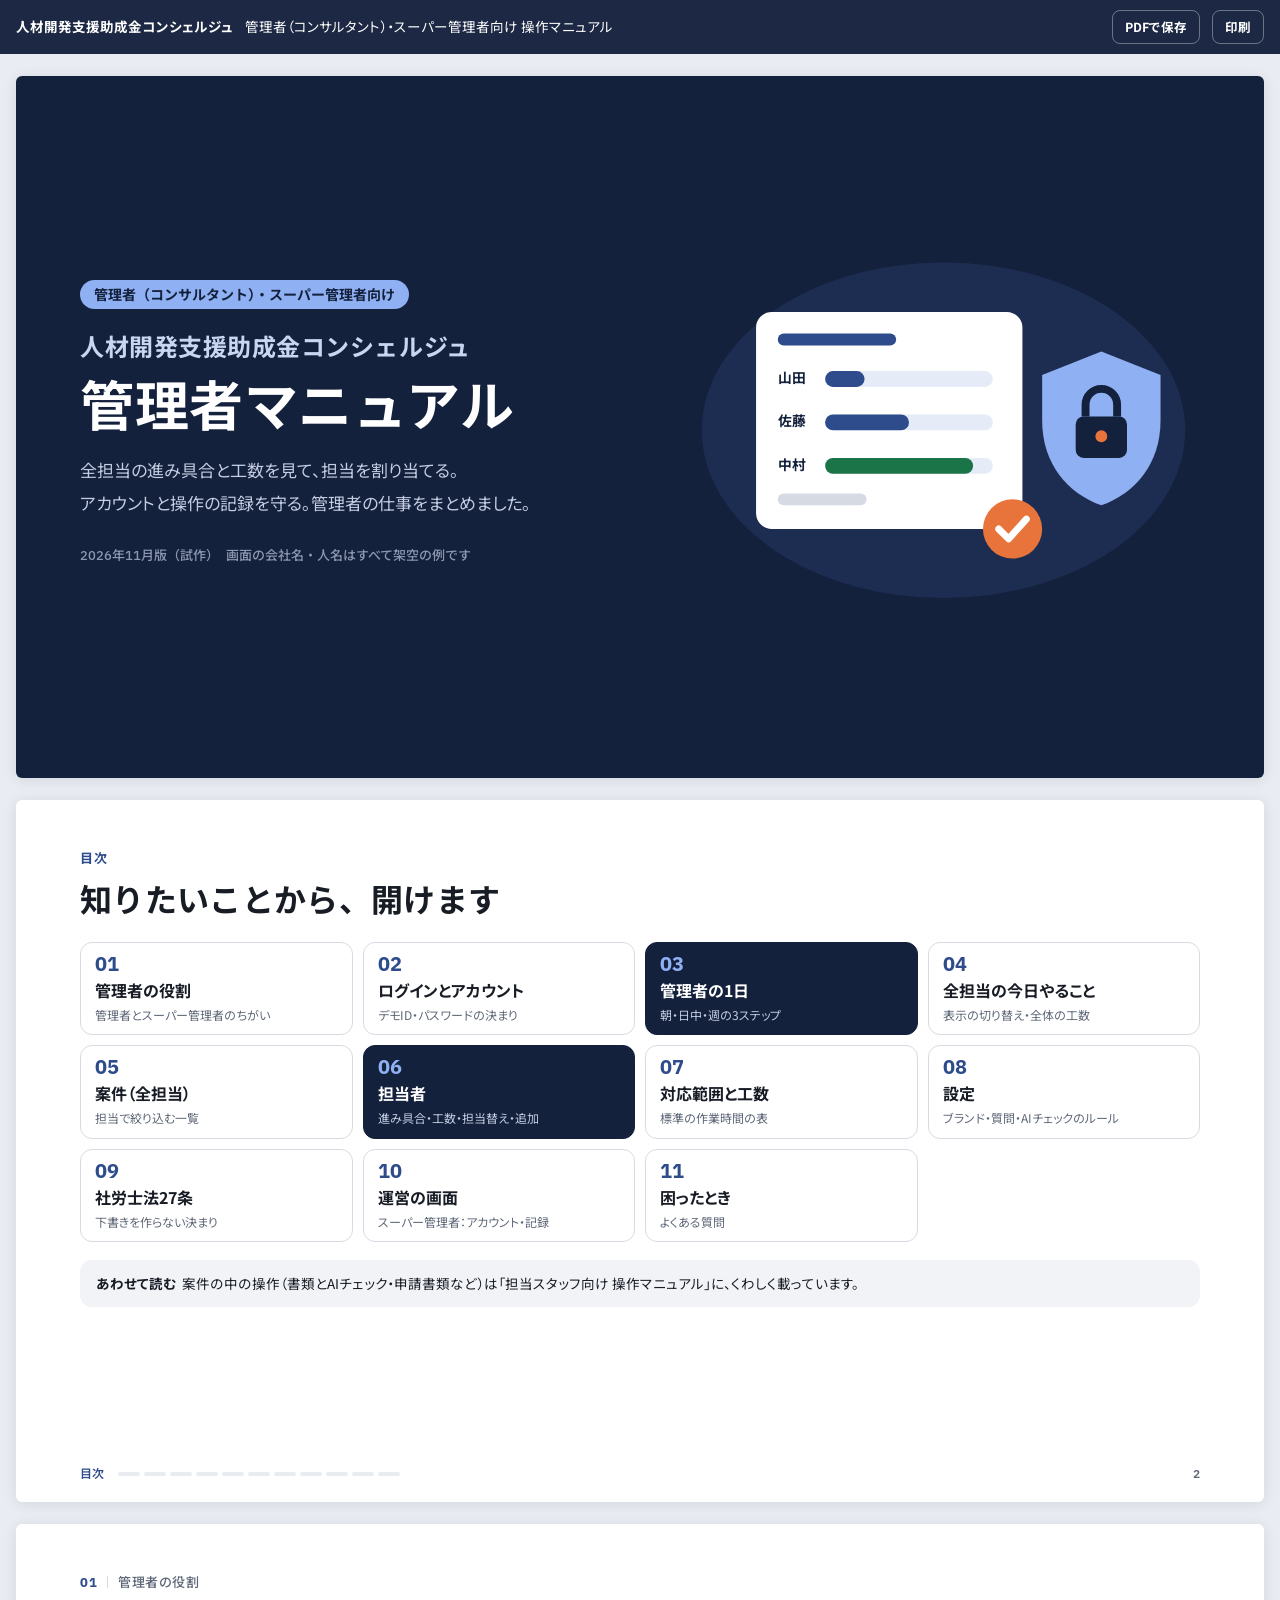
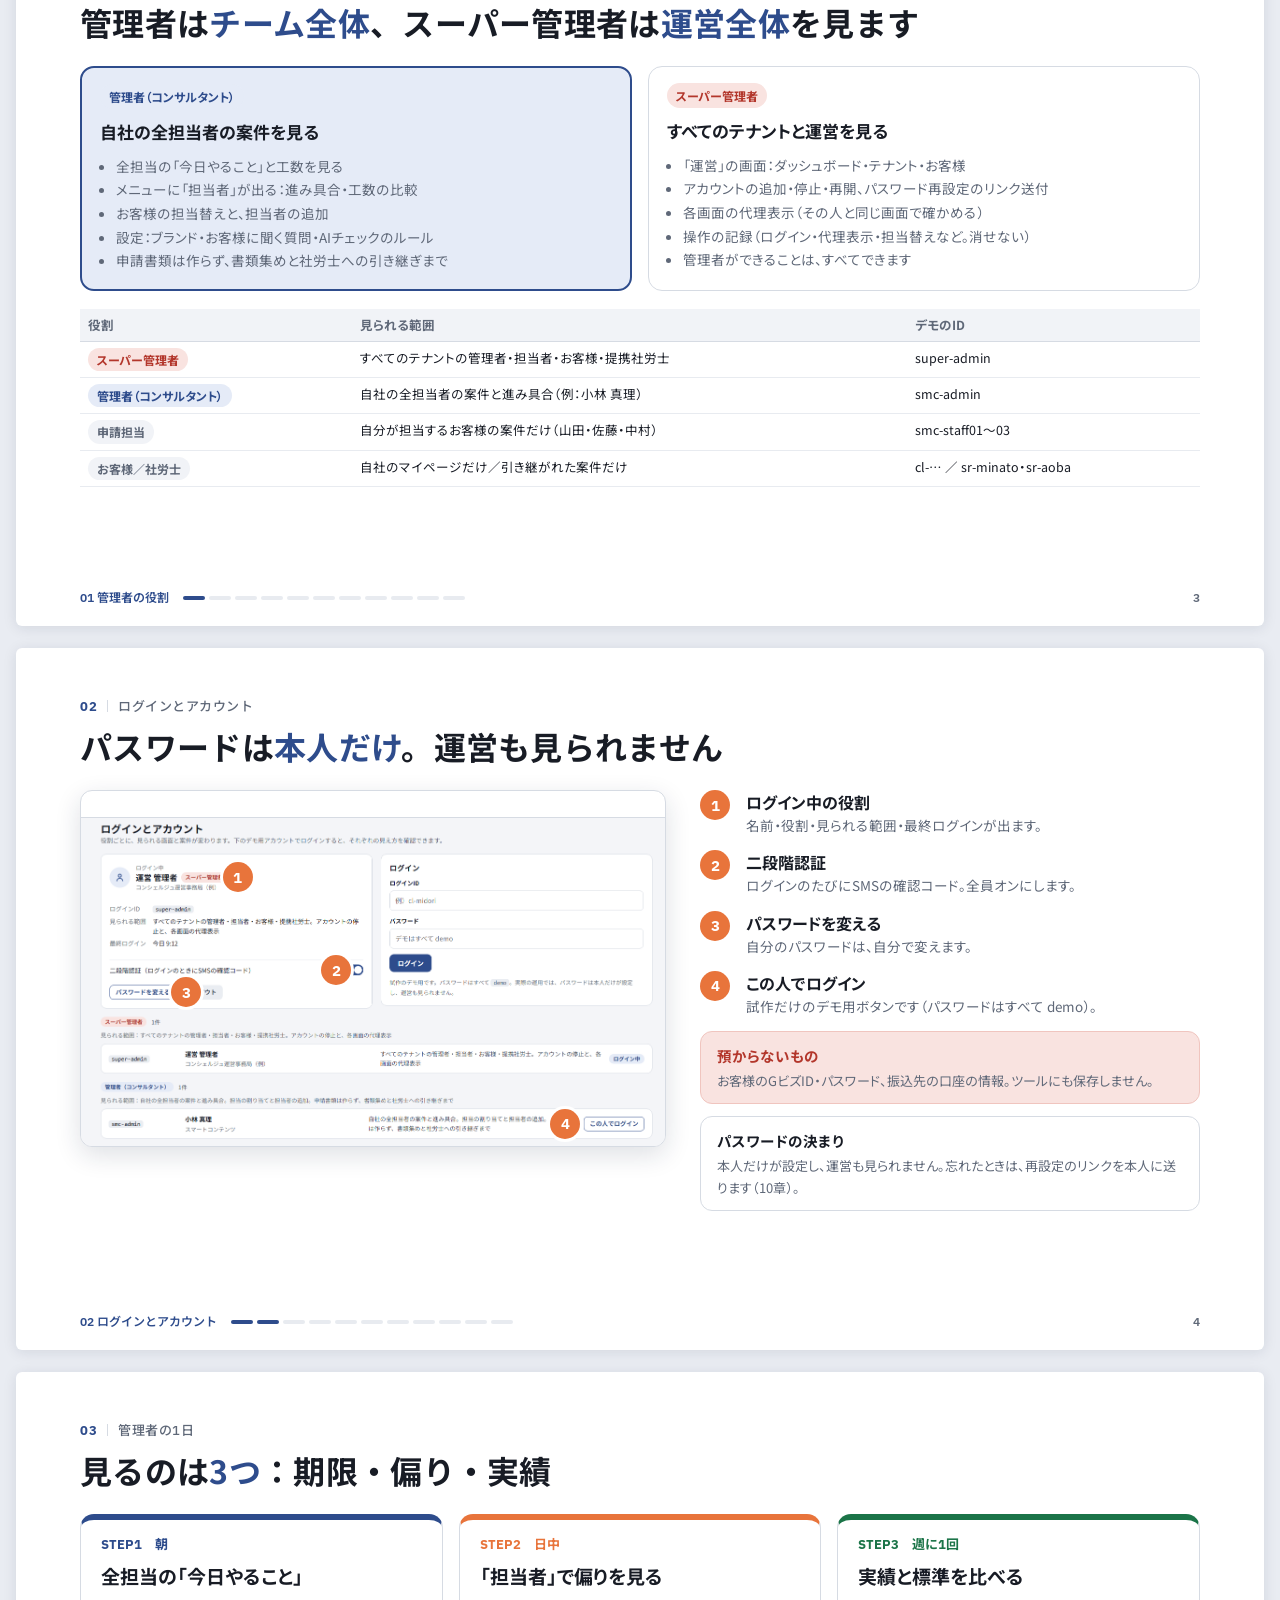
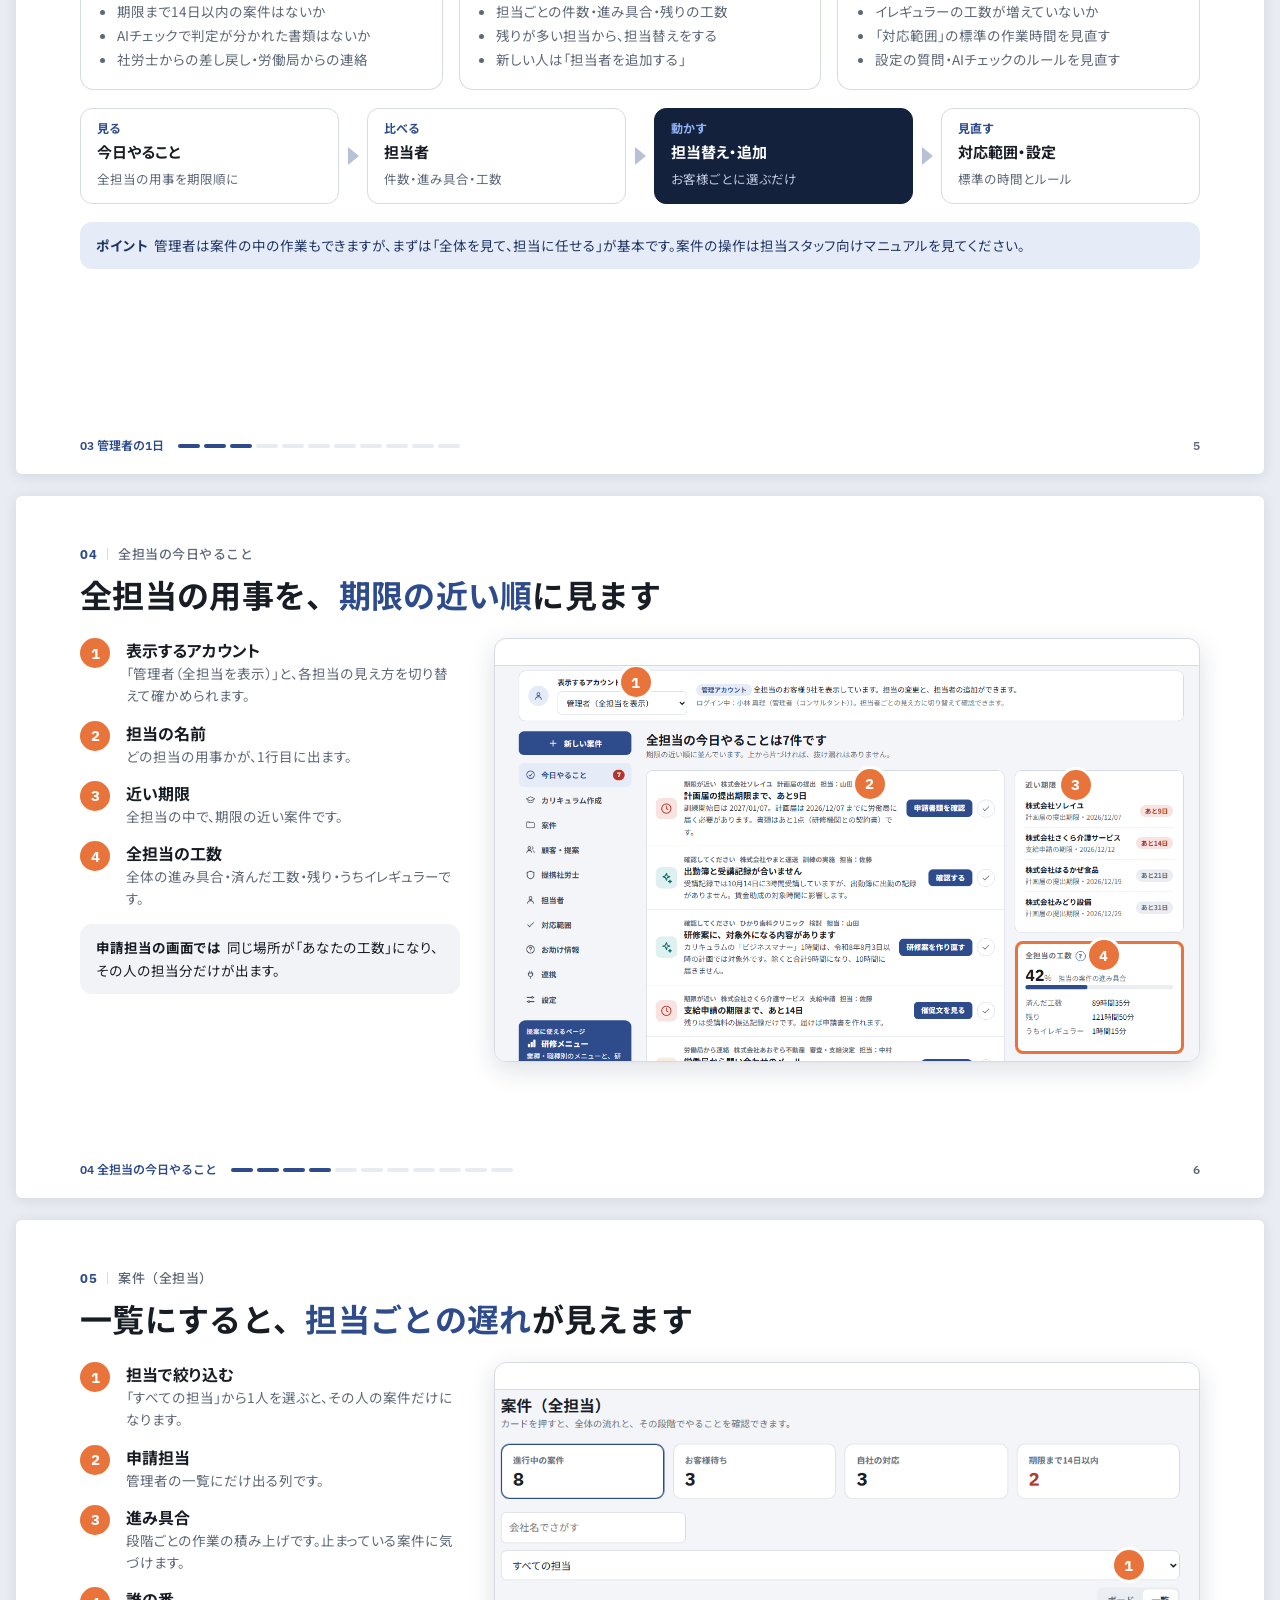
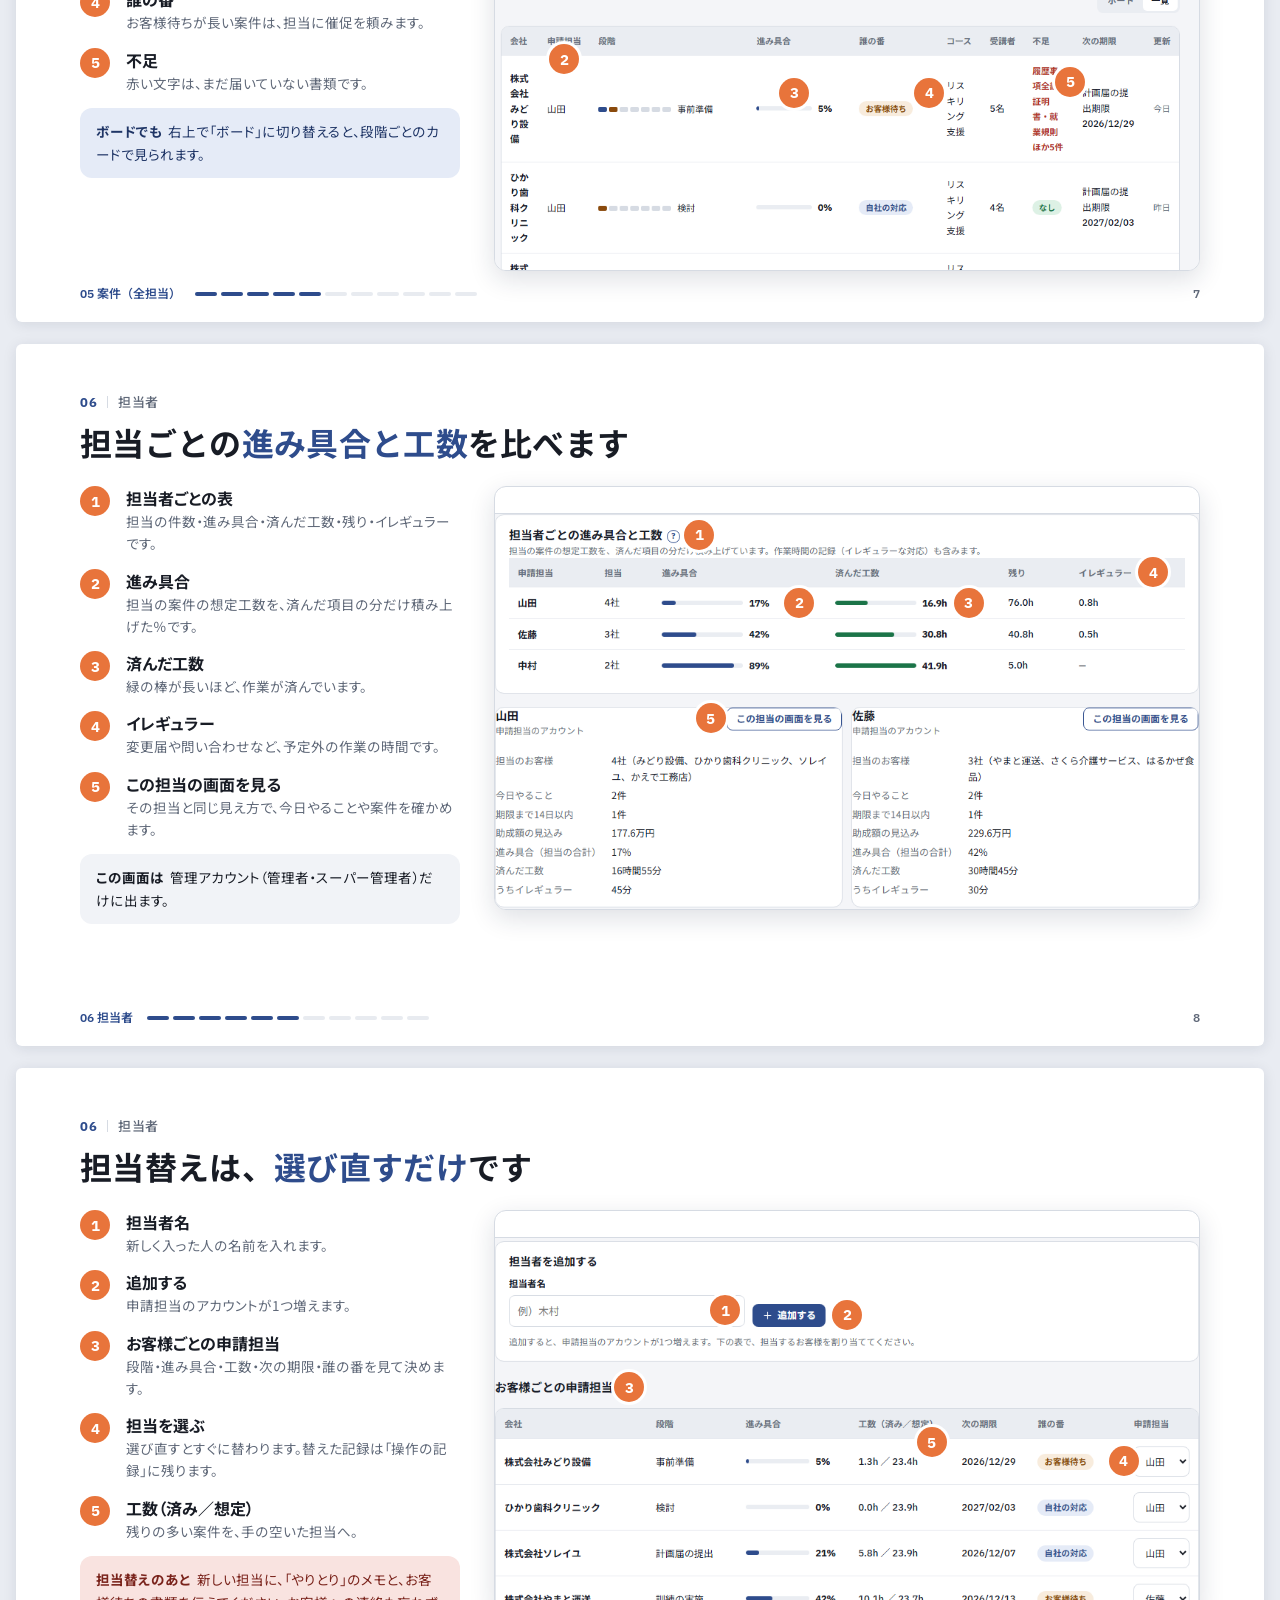
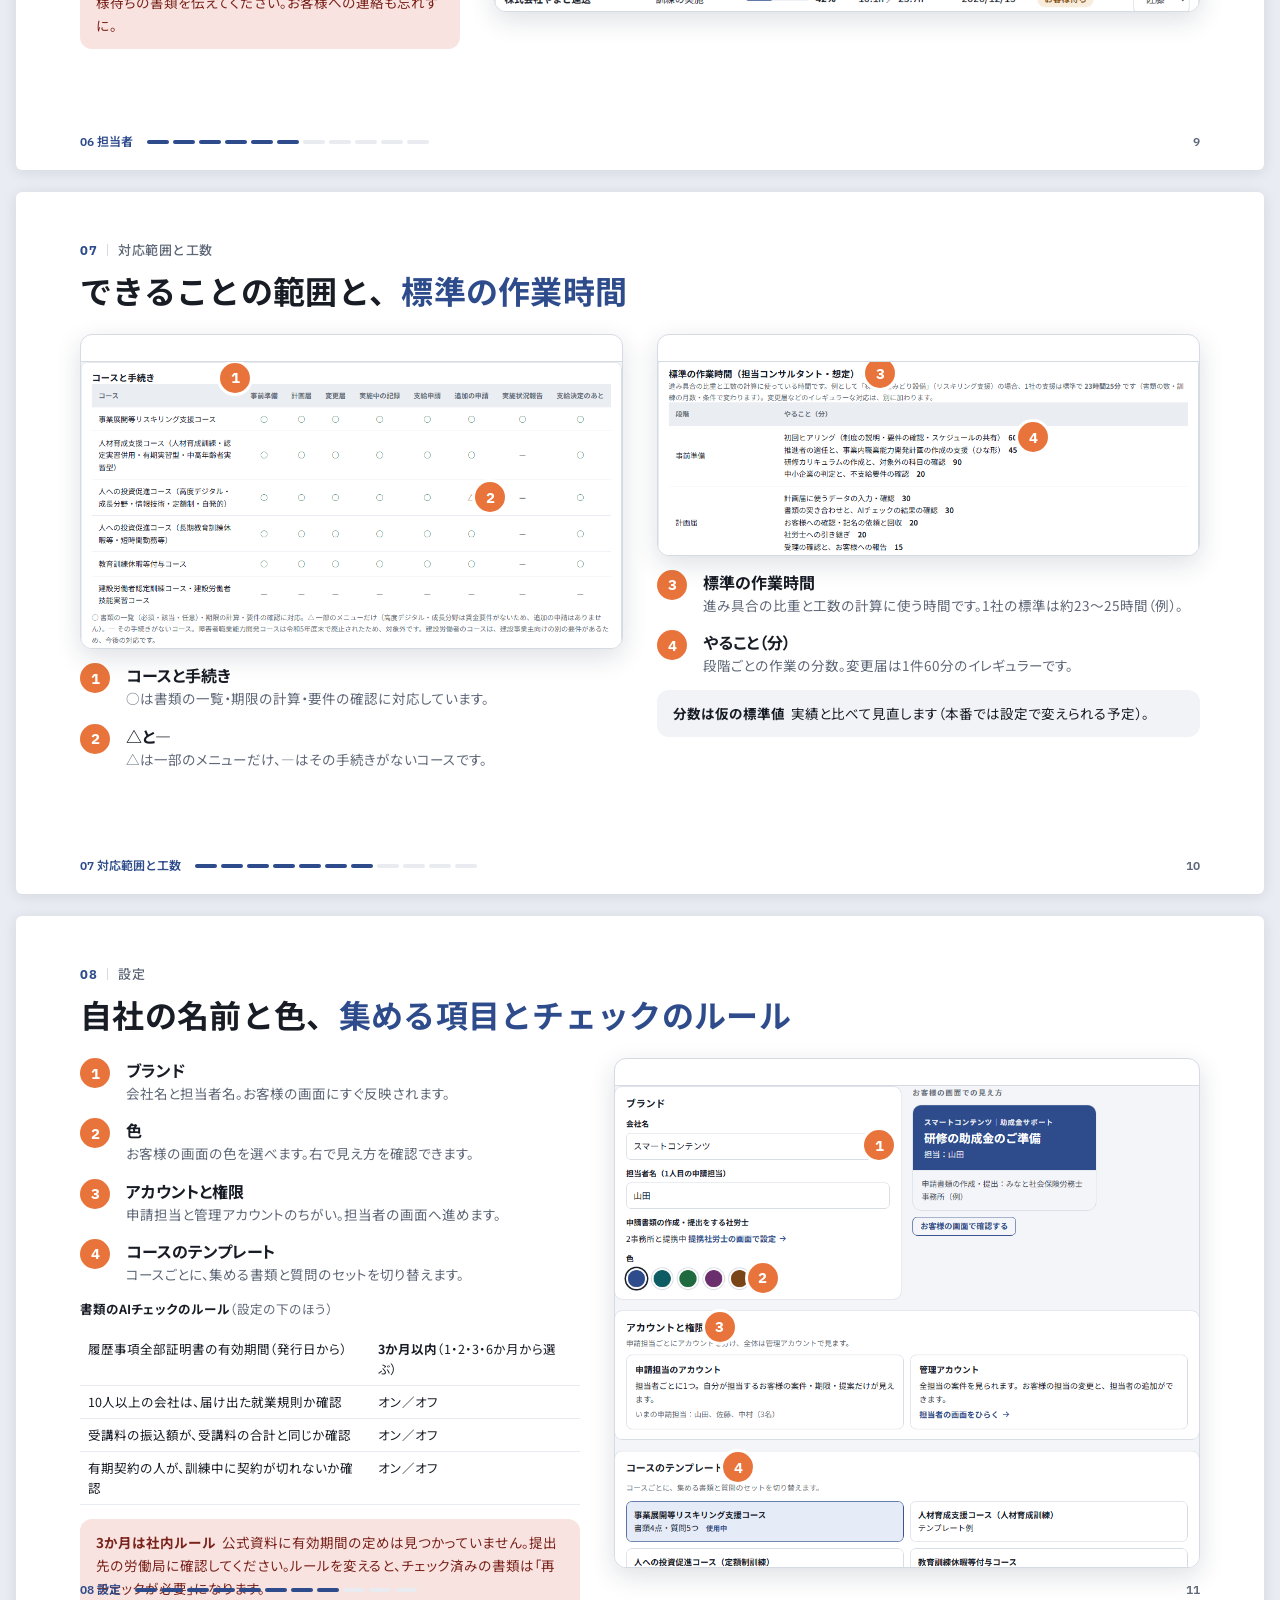
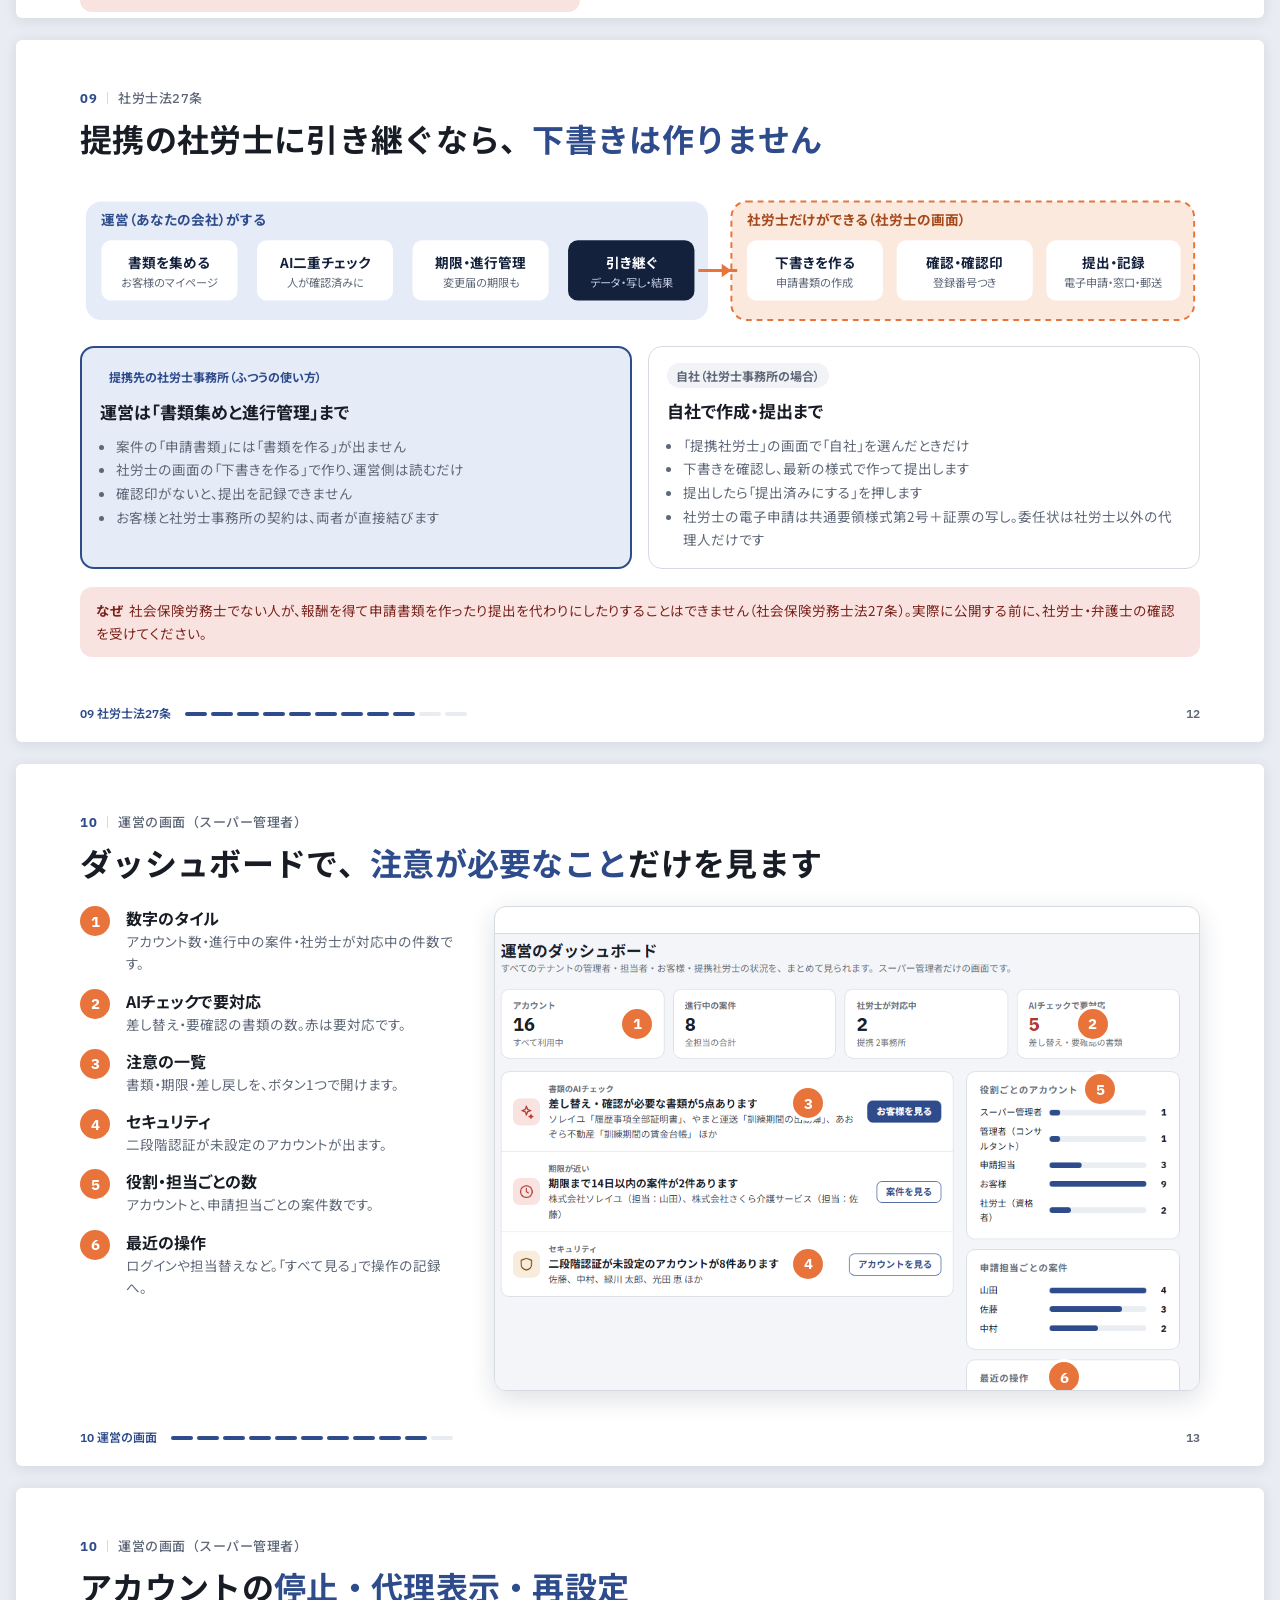
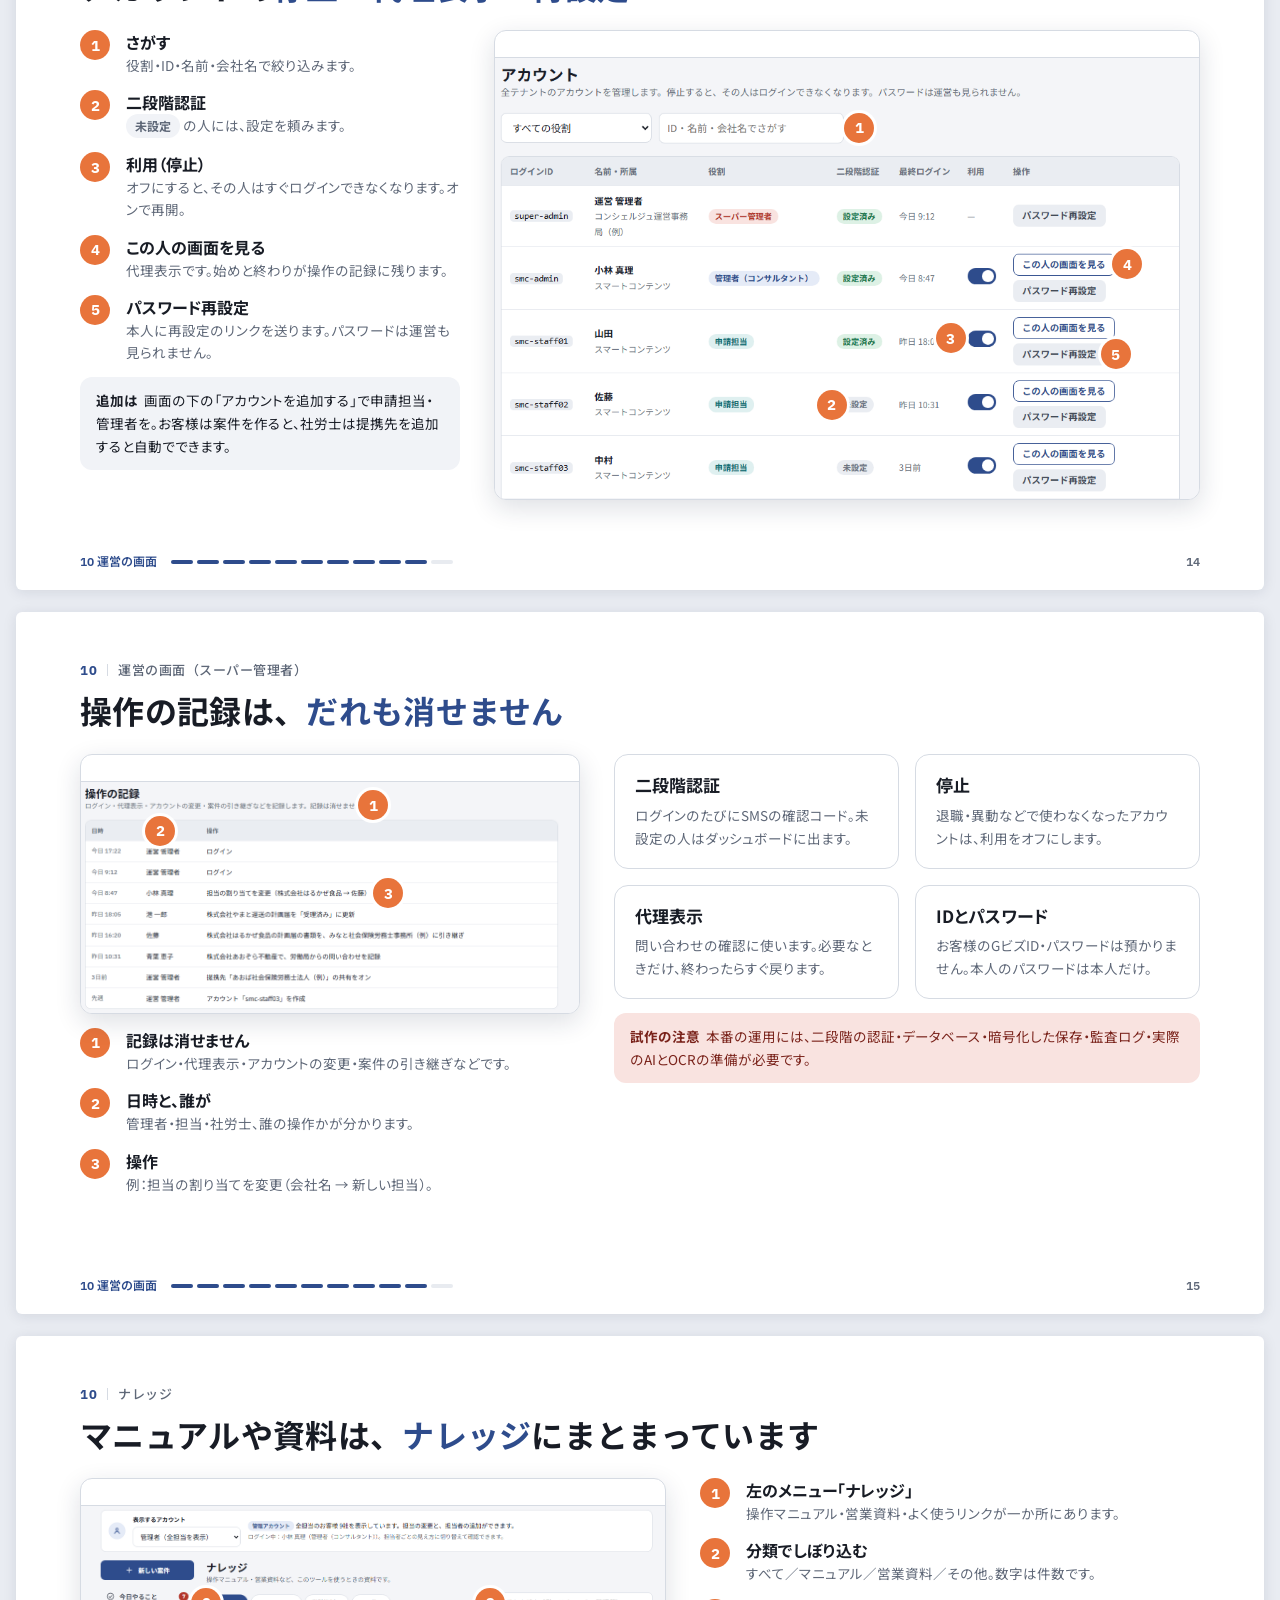
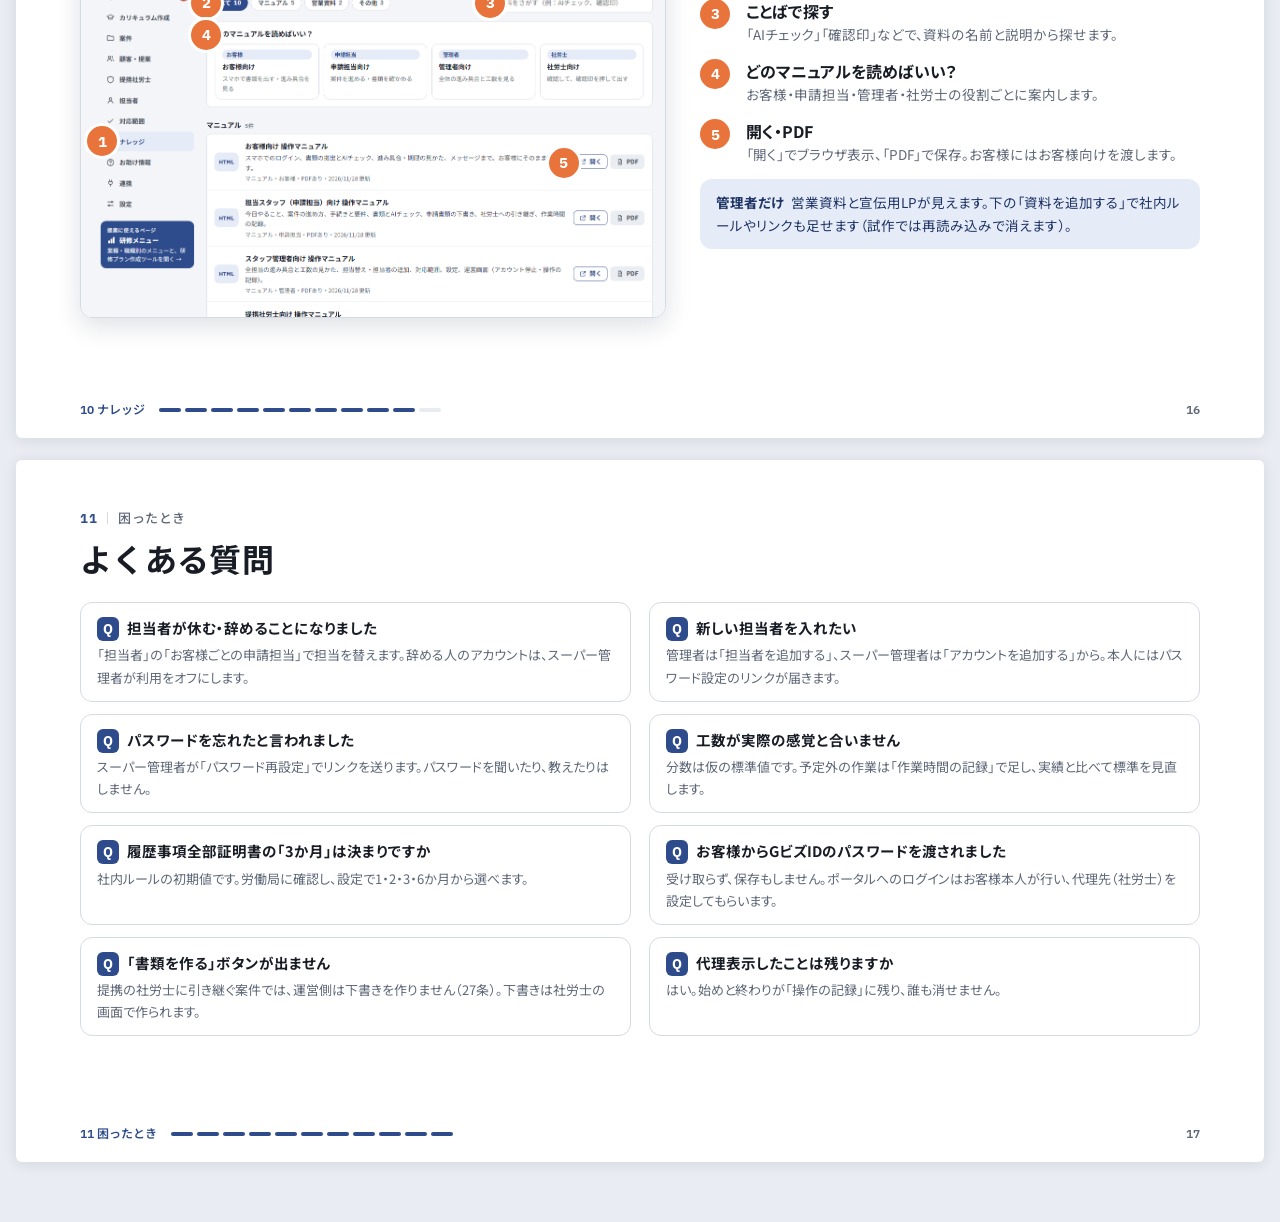
<file: docs/manual-admin.html>
<!doctype html>
<html lang="ja"><head><meta charset="utf-8"><meta name="viewport" content="width=device-width,initial-scale=1">
<title>管理者 操作マニュアル</title><meta name="robots" content="noindex">
<link rel="preconnect" href="https://fonts.googleapis.com"><link rel="preconnect" href="https://fonts.gstatic.com" crossorigin>
<link href="https://fonts.googleapis.com/css2?family=Noto+Sans+JP:wght@400;500;700&family=IBM+Plex+Sans:wght@500;600;700&display=swap" rel="stylesheet">
<link rel="stylesheet" href="doc.css"><link rel="icon" href="../favicon-app-32.png">
<!--CHAPTERS:管理者の役割|ログインとアカウント|管理者の1日|全担当の今日やること|案件（全担当）|担当者|対応範囲と工数|設定|社労士法27条|運営の画面|困ったとき-->
<style>
.vp{position:relative;overflow:hidden;min-height:0}
.vp img{max-width:none;display:block;height:auto}
.vp .pin{position:absolute;transform:translate(-50%,-50%);z-index:2}
.vp .box{position:absolute;border:3px solid var(--accent);border-radius:8px;z-index:1;pointer-events:none}
.chip{font-style:normal}
.toc{gap:10px}.toc a{min-height:0;padding:11px 14px;gap:2px}.toc small{font-size:12px;line-height:1.45}
.tbl-wrap{overflow-x:auto}
.tbl.sm{font-size:12.5px}.tbl.sm th,.tbl.sm td{padding:6px 8px}
.stages.n7{--n:7;gap:8px}.stages.n7 .stage{padding:12px 10px 10px}.stages.n7 b{font-size:14px}.stages.n7 small{font-size:11.5px}
.who4{display:grid;grid-template-columns:repeat(4,1fr);gap:0;align-items:stretch}
.role{border:1px solid var(--line);border-radius:12px;padding:12px 14px;background:#fff;display:flex;flex-direction:column;gap:4px;position:relative}
.role b{font-size:15px}.role small{font-size:12.5px;color:var(--muted);line-height:1.6}
.role .k{font:700 11.5px/1 var(--num);color:var(--brand)}
.role.me{background:var(--navy);color:#fff;border-color:var(--navy)}.role.me small{color:#C3CCE0}.role.me .k{color:#8FB0F2}
.svgwrap svg{width:100%;height:auto;display:block}
.day{display:grid;grid-template-columns:repeat(3,1fr);gap:16px}
.day .st{border-radius:14px;padding:18px 20px;background:#fff;border:1px solid var(--line);display:flex;flex-direction:column;gap:8px;border-top:6px solid var(--c)}
.day .t{font:700 13px/1 var(--num);color:var(--c)}
.day h3{margin:0;font-size:19px}
.day ul{margin:0;padding-left:1.2em;font-size:13.5px;color:var(--muted);line-height:1.75}
.lv{display:grid;grid-template-columns:repeat(4,1fr);gap:10px}
.lv div{border-radius:10px;padding:10px 12px;background:var(--sunk);font-size:12.5px;line-height:1.55;color:var(--muted)}
.lv b{display:block;font-size:14px;color:var(--fg);margin-bottom:2px}
.formula{display:flex;align-items:center;gap:10px;flex-wrap:wrap;font-size:14px}
.formula .bx{border-radius:10px;padding:8px 14px;background:var(--brand-pale);color:var(--brand);font-weight:700}
.formula .op{font:700 20px/1 var(--num);color:var(--muted)}
.mini{font-size:12.5px;color:var(--muted);line-height:1.6;margin:0}
.rules{display:grid;grid-template-columns:1fr 1fr;gap:12px}
.rules div{border-radius:12px;padding:12px 16px;border:1px solid var(--line);background:#fff;font-size:13px;color:var(--muted);line-height:1.65}
.rules b{display:block;color:var(--fg);font-size:14.5px;margin-bottom:2px}
.rules .ng{border-color:#F0C5BF;background:var(--warn-pale)}.rules .ng b{color:var(--warn)}
@media screen and (max-width:900px){.who4,.day,.lv,.rules{grid-template-columns:1fr}.stages.n7{grid-template-columns:1fr 1fr}}
.cmp{display:grid;grid-template-columns:1fr 1fr;gap:16px}.cmp>div{border:1px solid var(--line);border-radius:14px;padding:16px 18px;background:#fff;display:flex;flex-direction:column;gap:8px}.cmp h3{margin:0;font-size:17px}.cmp ul{margin:0;padding-left:1.2em;font-size:13.5px;color:var(--muted);line-height:1.75}.cmp .on{border:2px solid var(--brand);background:var(--brand-pale)}
@media screen and (max-width:900px){.cmp{grid-template-columns:1fr}}
</style>
</head><body>
<div class="topbar noprint"><b>人材開発支援助成金コンシェルジュ</b><span class="t">管理者（コンサルタント）・スーパー管理者向け 操作マニュアル</span><span class="sp"></span><a href="manual-admin.pdf" download>PDFで保存</a><a href="javascript:print()">印刷</a></div>
<main class="doc">


<section class="pg dark"><div class="cover"><div>
<span class="tag">管理者（コンサルタント）・スーパー管理者向け</span>
<h1><small>人材開発支援助成金コンシェルジュ</small>管理者マニュアル</h1>
<p>全担当の進み具合と工数を見て、担当を割り当てる。<br>アカウントと操作の記録を守る。管理者の仕事をまとめました。</p>
<div class="ver">2026年11月版（試作）　画面の会社名・人名はすべて架空の例です</div></div>
<div class="art"><svg viewBox="0 0 520 380" role="img" aria-label="担当者ごとの進み具合のグラフと、鍵のついた盾のイラスト">
<ellipse cx="260" cy="200" rx="245" ry="170" fill="#1D2D52"/>
<rect x="70" y="80" width="270" height="220" rx="16" fill="#fff"/>
<rect x="92" y="102" width="120" height="12" rx="6" fill="#2E4C8C"/>
<g font-family="Noto Sans JP,sans-serif" font-size="14" font-weight="700" fill="#14213D"><text x="92" y="152">山田</text><text x="92" y="196">佐藤</text><text x="92" y="240">中村</text></g>
<g fill="#E5EBF7"><rect x="140" y="140" width="170" height="16" rx="8"/><rect x="140" y="184" width="170" height="16" rx="8"/><rect x="140" y="228" width="170" height="16" rx="8"/></g>
<rect x="140" y="140" width="40" height="16" rx="8" fill="#2E4C8C"/><rect x="140" y="184" width="85" height="16" rx="8" fill="#2E4C8C"/><rect x="140" y="228" width="150" height="16" rx="8" fill="#1B7448"/>
<rect x="92" y="264" width="90" height="12" rx="6" fill="#D6DBE3"/>
<circle cx="140" cy="300" r="0"/>
<g transform="translate(360 120)"><path d="M60 0l60 24v46c0 44-26 74-60 86-34-12-60-42-60-86V24z" fill="#8FB0F2"/><rect x="34" y="66" width="52" height="42" rx="8" fill="#14213D"/><path d="M44 66V54a16 16 0 0132 0v12" stroke="#14213D" stroke-width="8" fill="none"/><circle cx="60" cy="86" r="6" fill="#E8743B"/></g>
<g transform="translate(300 270)"><circle cx="30" cy="30" r="30" fill="#E8743B"/><path d="M16 30l10 10 18-20" stroke="#fff" stroke-width="7" fill="none" stroke-linecap="round" stroke-linejoin="round"/></g>
</svg></div></div></section>

<section class="pg" id="toc"><div class="pg-head"><div class="eyebrow">目次</div><h2>知りたいことから、開けます</h2></div>
<div class="pg-body"><nav class="toc">
<a href="#s1"><span class="n">01</span><b>管理者の役割</b><small>管理者とスーパー管理者のちがい</small></a>
<a href="#s2"><span class="n">02</span><b>ログインとアカウント</b><small>デモID・パスワードの決まり</small></a>
<a href="#s3" class="hl"><span class="n">03</span><b>管理者の1日</b><small>朝・日中・週の3ステップ</small></a>
<a href="#s4"><span class="n">04</span><b>全担当の今日やること</b><small>表示の切り替え・全体の工数</small></a>
<a href="#s5"><span class="n">05</span><b>案件（全担当）</b><small>担当で絞り込む一覧</small></a>
<a href="#s6" class="hl"><span class="n">06</span><b>担当者</b><small>進み具合・工数・担当替え・追加</small></a>
<a href="#s7"><span class="n">07</span><b>対応範囲と工数</b><small>標準の作業時間の表</small></a>
<a href="#s8"><span class="n">08</span><b>設定</b><small>ブランド・質問・AIチェックのルール</small></a>
<a href="#s9"><span class="n">09</span><b>社労士法27条</b><small>下書きを作らない決まり</small></a>
<a href="#s10"><span class="n">10</span><b>運営の画面</b><small>スーパー管理者：アカウント・記録</small></a>
<a href="#s11"><span class="n">11</span><b>困ったとき</b><small>よくある質問</small></a>
</nav>
<div class="note"><b>あわせて読む</b>案件の中の操作（書類とAIチェック・申請書類など）は「担当スタッフ向け 操作マニュアル」に、くわしく載っています。</div></div>
<div class="pg-foot"><span class="ch">目次</span><span class="dots"><i></i><i></i><i></i><i></i><i></i><i></i><i></i><i></i><i></i><i></i><i></i></span></div></section>

<section class="pg" id="s1"><div class="pg-head"><div class="eyebrow"><span class="no">01</span><span class="sep"></span><span class="sub">管理者の役割</span></div><h2>管理者は<em>チーム全体</em>、スーパー管理者は<em>運営全体</em>を見ます</h2></div>
<div class="pg-body">
<div class="cmp">
<div class="on"><span class="chip b" style="align-self:flex-start">管理者（コンサルタント）</span><h3>自社の全担当者の案件を見る</h3><ul><li>全担当の「今日やること」と工数を見る</li><li>メニューに「担当者」が出る：進み具合・工数の比較</li><li>お客様の担当替えと、担当者の追加</li><li>設定：ブランド・お客様に聞く質問・AIチェックのルール</li><li>申請書類は作らず、書類集めと社労士への引き継ぎまで</li></ul></div>
<div><span class="chip r" style="align-self:flex-start">スーパー管理者</span><h3>すべてのテナントと運営を見る</h3><ul><li>「運営」の画面：ダッシュボード・テナント・お客様</li><li>アカウントの追加・停止・再開、パスワード再設定のリンク送付</li><li>各画面の代理表示（その人と同じ画面で確かめる）</li><li>操作の記録（ログイン・代理表示・担当替えなど。消せない）</li><li>管理者ができることは、すべてできます</li></ul></div>
</div>
<div class="tbl-wrap"><table class="tbl sm"><thead><tr><th>役割</th><th>見られる範囲</th><th>デモのID</th></tr></thead><tbody>
<tr><td><em class="chip r">スーパー管理者</em></td><td>すべてのテナントの管理者・担当者・お客様・提携社労士</td><td>super-admin</td></tr>
<tr><td><em class="chip b">管理者（コンサルタント）</em></td><td>自社の全担当者の案件と進み具合（例：小林 真理）</td><td>smc-admin</td></tr>
<tr><td><em class="chip">申請担当</em></td><td>自分が担当するお客様の案件だけ（山田・佐藤・中村）</td><td>smc-staff01〜03</td></tr>
<tr><td><em class="chip">お客様／社労士</em></td><td>自社のマイページだけ／引き継がれた案件だけ</td><td>cl-… ／ sr-minato・sr-aoba</td></tr>
</tbody></table></div>
</div>
<div class="pg-foot"><span class="ch">01 管理者の役割</span><span class="dots"><i class="on"></i><i></i><i></i><i></i><i></i><i></i><i></i><i></i><i></i><i></i><i></i></span></div></section>


<section class="pg" id="s2"><div class="pg-head"><div class="eyebrow"><span class="no">02</span><span class="sep"></span><span class="sub">ログインとアカウント</span></div><h2>パスワードは<em>本人だけ</em>。運営も見られません</h2></div>
<div class="pg-body"><div class="split r">
<div class="browser"><div class="vp" style="aspect-ratio:1249/700"><img src="img/login.png" style="width:100%;margin-left:0%;margin-top:0%" alt="ログインとアカウントの画面"><span class="pin" style="left:26.821%;top:18%">1</span><span class="pin" style="left:43.635%;top:46.429%">2</span><span class="pin" style="left:18.014%;top:53.143%">3</span><span class="pin" style="left:82.866%;top:93.286%">4</span></div></div>
<div class="col"><ol class="calls">
<li><i>1</i><div><b>ログイン中の役割</b><span>名前・役割・見られる範囲・最終ログインが出ます。</span></div></li>
<li><i>2</i><div><b>二段階認証</b><span>ログインのたびにSMSの確認コード。全員オンにします。</span></div></li>
<li><i>3</i><div><b>パスワードを変える</b><span>自分のパスワードは、自分で変えます。</span></div></li>
<li><i>4</i><div><b>この人でログイン</b><span>試作だけのデモ用ボタンです（パスワードはすべて demo）。</span></div></li>
</ol>
<div class="rules" style="grid-template-columns:1fr">
<div class="ng"><b>預からないもの</b>お客様のGビズID・パスワード、振込先の口座の情報。ツールにも保存しません。</div>
<div><b>パスワードの決まり</b>本人だけが設定し、運営も見られません。忘れたときは、再設定のリンクを本人に送ります（10章）。</div>
</div></div>
</div></div>
<div class="pg-foot"><span class="ch">02 ログインとアカウント</span><span class="dots"><i class="on"></i><i class="on"></i><i></i><i></i><i></i><i></i><i></i><i></i><i></i><i></i><i></i></span></div></section>

<section class="pg" id="s3"><div class="pg-head"><div class="eyebrow"><span class="no">03</span><span class="sep"></span><span class="sub">管理者の1日</span></div><h2>見るのは<em>3つ</em>：期限・偏り・実績</h2></div>
<div class="pg-body">
<div class="day">
<div class="st" style="--c:var(--brand)"><span class="t">STEP1　朝</span><h3>全担当の「今日やること」</h3><ul><li>期限まで14日以内の案件はないか</li><li>AIチェックで判定が分かれた書類はないか</li><li>社労士からの差し戻し・労働局からの連絡</li></ul></div>
<div class="st" style="--c:var(--accent)"><span class="t">STEP2　日中</span><h3>「担当者」で偏りを見る</h3><ul><li>担当ごとの件数・進み具合・残りの工数</li><li>残りが多い担当から、担当替えをする</li><li>新しい人は「担当者を追加する」</li></ul></div>
<div class="st" style="--c:var(--ok)"><span class="t">STEP3　週に1回</span><h3>実績と標準を比べる</h3><ul><li>イレギュラーの工数が増えていないか</li><li>「対応範囲」の標準の作業時間を見直す</li><li>設定の質問・AIチェックのルールを見直す</li></ul></div>
</div>
<div class="flow">
<div class="fs"><span class="k">見る</span><b>今日やること</b><small>全担当の用事を期限順に</small></div><div class="ar"></div>
<div class="fs"><span class="k">比べる</span><b>担当者</b><small>件数・進み具合・工数</small></div><div class="ar"></div>
<div class="fs hl"><span class="k">動かす</span><b>担当替え・追加</b><small>お客様ごとに選ぶだけ</small></div><div class="ar"></div>
<div class="fs"><span class="k">見直す</span><b>対応範囲・設定</b><small>標準の時間とルール</small></div>
</div>
<div class="tip"><b>ポイント</b>管理者は案件の中の作業もできますが、まずは「全体を見て、担当に任せる」が基本です。案件の操作は担当スタッフ向けマニュアルを見てください。</div>
</div>
<div class="pg-foot"><span class="ch">03 管理者の1日</span><span class="dots"><i class="on"></i><i class="on"></i><i class="on"></i><i></i><i></i><i></i><i></i><i></i><i></i><i></i><i></i></span></div></section>

<section class="pg" id="s4"><div class="pg-head"><div class="eyebrow"><span class="no">04</span><span class="sep"></span><span class="sub">全担当の今日やること</span></div><h2>全担当の用事を、<em>期限の近い順</em>に見ます</h2></div>
<div class="pg-body"><div class="split wide">
<div class="col"><ol class="calls">
<li><i>1</i><div><b>表示するアカウント</b><span>「管理者（全担当を表示）」と、各担当の見え方を切り替えて確かめられます。</span></div></li>
<li><i>2</i><div><b>担当の名前</b><span>どの担当の用事かが、1行目に出ます。</span></div></li>
<li><i>3</i><div><b>近い期限</b><span>全担当の中で、期限の近い案件です。</span></div></li>
<li><i>4</i><div><b>全担当の工数</b><span>全体の進み具合・済んだ工数・残り・うちイレギュラーです。</span></div></li>
</ol>
<div class="note"><b>申請担当の画面では</b>同じ場所が「あなたの工数」になり、その人の担当分だけが出ます。</div></div>
<div class="browser"><div class="vp" style="aspect-ratio:1249/700"><img src="img/a-today.png" style="width:100%;margin-left:0%;margin-top:0%" alt="全担当の今日やること"><span class="pin" style="left:20.016%;top:4.143%">1</span><span class="pin" style="left:53.243%;top:29.857%">2</span><span class="pin" style="left:82.466%;top:30.143%">3</span><span class="pin" style="left:86.469%;top:73.286%">4</span><span class="box" style="left:73.819%;top:69.714%;width:24.019%;height:28.571%"></span></div></div>
</div></div>
<div class="pg-foot"><span class="ch">04 全担当の今日やること</span><span class="dots"><i class="on"></i><i class="on"></i><i class="on"></i><i class="on"></i><i></i><i></i><i></i><i></i><i></i><i></i><i></i></span></div></section>


<section class="pg" id="s5"><div class="pg-head"><div class="eyebrow"><span class="no">05</span><span class="sep"></span><span class="sub">案件（全担当）</span></div><h2>一覧にすると、<em>担当ごとの遅れ</em>が見えます</h2></div>
<div class="pg-body"><div class="split wide">
<div class="col"><ol class="calls">
<li><i>1</i><div><b>担当で絞り込む</b><span>「すべての担当」から1人を選ぶと、その人の案件だけになります。</span></div></li>
<li><i>2</i><div><b>申請担当</b><span>管理者の一覧にだけ出る列です。</span></div></li>
<li><i>3</i><div><b>進み具合</b><span>段階ごとの作業の積み上げです。止まっている案件に気づけます。</span></div></li>
<li><i>4</i><div><b>誰の番</b><span>お客様待ちが長い案件は、担当に催促を頼みます。</span></div></li>
<li><i>5</i><div><b>不足</b><span>赤い文字は、まだ届いていない書類です。</span></div></li>
</ol>
<div class="tip"><b>ボードでも</b>右上で「ボード」に切り替えると、段階ごとのカードで見られます。</div></div>
<div class="browser"><div class="vp" style="aspect-ratio:989/675"><img src="img/s-list.png" style="width:126.289%;margin-left:-26.289%;margin-top:-11.122%" alt="案件の一覧（全担当）"><span class="pin" style="left:89.99%;top:36.444%">1</span><span class="pin" style="left:9.808%;top:56%">2</span><span class="pin" style="left:42.467%;top:62.963%">3</span><span class="pin" style="left:61.678%;top:62.963%">4</span><span class="pin" style="left:81.699%;top:60.741%">5</span></div></div>
</div></div>
<div class="pg-foot"><span class="ch">05 案件（全担当）</span><span class="dots"><i class="on"></i><i class="on"></i><i class="on"></i><i class="on"></i><i class="on"></i><i></i><i></i><i></i><i></i><i></i><i></i></span></div></section>

<section class="pg" id="s6"><div class="pg-head"><div class="eyebrow"><span class="no">06</span><span class="sep"></span><span class="sub">担当者</span></div><h2>担当ごとの<em>進み具合と工数</em>を比べます</h2></div>
<div class="pg-body"><div class="split wide">
<div class="col"><ol class="calls">
<li><i>1</i><div><b>担当者ごとの表</b><span>担当の件数・進み具合・済んだ工数・残り・イレギュラーです。</span></div></li>
<li><i>2</i><div><b>進み具合</b><span>担当の案件の想定工数を、済んだ項目の分だけ積み上げた％です。</span></div></li>
<li><i>3</i><div><b>済んだ工数</b><span>緑の棒が長いほど、作業が済んでいます。</span></div></li>
<li><i>4</i><div><b>イレギュラー</b><span>変更届や問い合わせなど、予定外の作業の時間です。</span></div></li>
<li><i>5</i><div><b>この担当の画面を見る</b><span>その担当と同じ見え方で、今日やることや案件を確かめます。</span></div></li>
</ol>
<div class="note"><b>この画面は</b>管理アカウント（管理者・スーパー管理者）だけに出ます。</div></div>
<div class="browser"><div class="vp" style="aspect-ratio:954/535"><img src="img/a-team.png" style="width:130.922%;margin-left:-28.092%;margin-top:-19.392%" alt="担当者の画面（進み具合と工数）"><span class="pin" style="left:29.036%;top:5.234%">1</span><span class="pin" style="left:43.187%;top:22.43%">2</span><span class="pin" style="left:67.296%;top:22.43%">3</span><span class="pin" style="left:93.501%;top:14.766%">4</span><span class="pin" style="left:30.608%;top:51.776%">5</span></div></div>
</div></div>
<div class="pg-foot"><span class="ch">06 担当者</span><span class="dots"><i class="on"></i><i class="on"></i><i class="on"></i><i class="on"></i><i class="on"></i><i class="on"></i><i></i><i></i><i></i><i></i><i></i></span></div></section>

<section class="pg"><div class="pg-head"><div class="eyebrow"><span class="no">06</span><span class="sep"></span><span class="sub">担当者</span></div><h2>担当替えは、<em>選び直すだけ</em>です</h2></div>
<div class="pg-body"><div class="split wide">
<div class="col"><ol class="calls">
<li><i>1</i><div><b>担当者名</b><span>新しく入った人の名前を入れます。</span></div></li>
<li><i>2</i><div><b>追加する</b><span>申請担当のアカウントが1つ増えます。</span></div></li>
<li><i>3</i><div><b>お客様ごとの申請担当</b><span>段階・進み具合・工数・次の期限・誰の番を見て決めます。</span></div></li>
<li><i>4</i><div><b>担当を選ぶ</b><span>選び直すとすぐに替わります。替えた記録は「操作の記録」に残ります。</span></div></li>
<li><i>5</i><div><b>工数（済み／想定）</b><span>残りの多い案件を、手の空いた担当へ。</span></div></li>
</ol>
<div class="warn"><b>担当替えのあと</b>新しい担当に、「やりとり」のメモと、お客様待ちの書類を伝えてください。お客様への連絡も忘れずに。</div></div>
<div class="browser"><div class="vp" style="aspect-ratio:954/505"><img src="img/a-team.png" style="width:130.922%;margin-left:-28.092%;margin-top:-104.298%" alt="担当者の追加と、お客様ごとの申請担当"><span class="pin" style="left:32.704%;top:19.406%">1</span><span class="pin" style="left:50%;top:20.594%">2</span><span class="pin" style="left:19.078%;top:40%">3</span><span class="pin" style="left:89.308%;top:59.802%">4</span><span class="pin" style="left:62.055%;top:54.851%">5</span></div></div>
</div></div>
<div class="pg-foot"><span class="ch">06 担当者</span><span class="dots"><i class="on"></i><i class="on"></i><i class="on"></i><i class="on"></i><i class="on"></i><i class="on"></i><i></i><i></i><i></i><i></i><i></i></span></div></section>

<section class="pg" id="s7"><div class="pg-head"><div class="eyebrow"><span class="no">07</span><span class="sep"></span><span class="sub">対応範囲と工数</span></div><h2>できることの範囲と、<em>標準の作業時間</em></h2></div>
<div class="pg-body"><div class="split even">
<div class="col"><div class="browser"><div class="vp" style="aspect-ratio:954/505"><img src="img/a-cover.png" style="width:130.922%;margin-left:-28.092%;margin-top:-19.392%" alt="対応範囲：コースと手続き"><span class="pin" style="left:28.512%;top:5.545%">1</span><span class="pin" style="left:75.681%;top:47.129%">2</span></div></div>
<ol class="calls">
<li><i>1</i><div><b>コースと手続き</b><span>○は書類の一覧・期限の計算・要件の確認に対応しています。</span></div></li>
<li><i>2</i><div><b>△と—</b><span>△は一部のメニューだけ、—はその手続きがないコースです。</span></div></li>
</ol></div>
<div class="col"><div class="browser"><div class="vp" style="aspect-ratio:954/340"><img src="img/a-cover.png" style="width:130.922%;margin-left:-28.092%;margin-top:-121.593%" alt="標準の作業時間の表"><span class="pin" style="left:41.09%;top:5.882%">3</span><span class="pin" style="left:69.392%;top:39.118%">4</span></div></div>
<ol class="calls">
<li><i>3</i><div><b>標準の作業時間</b><span>進み具合の比重と工数の計算に使う時間です。1社の標準は約23〜25時間（例）。</span></div></li>
<li><i>4</i><div><b>やること（分）</b><span>段階ごとの作業の分数。変更届は1件60分のイレギュラーです。</span></div></li>
</ol>
<div class="note"><b>分数は仮の標準値</b>実績と比べて見直します（本番では設定で変えられる予定）。</div></div>
</div></div>
<div class="pg-foot"><span class="ch">07 対応範囲と工数</span><span class="dots"><i class="on"></i><i class="on"></i><i class="on"></i><i class="on"></i><i class="on"></i><i class="on"></i><i class="on"></i><i></i><i></i><i></i><i></i></span></div></section>


<section class="pg" id="s8"><div class="pg-head"><div class="eyebrow"><span class="no">08</span><span class="sep"></span><span class="sub">設定</span></div><h2>自社の名前と色、<em>集める項目とチェックのルール</em></h2></div>
<div class="pg-body"><div class="split">
<div class="col"><ol class="calls">
<li><i>1</i><div><b>ブランド</b><span>会社名と担当者名。お客様の画面にすぐ反映されます。</span></div></li>
<li><i>2</i><div><b>色</b><span>お客様の画面の色を選べます。右で見え方を確認できます。</span></div></li>
<li><i>3</i><div><b>アカウントと権限</b><span>申請担当と管理アカウントのちがい。担当者の画面へ進めます。</span></div></li>
<li><i>4</i><div><b>コースのテンプレート</b><span>コースごとに、集める書類と質問のセットを切り替えます。</span></div></li>
</ol>
<p class="mini"><b style="color:var(--fg)">書類のAIチェックのルール</b>（設定の下のほう）</p>
<table class="tbl sm"><tbody>
<tr><td>履歴事項全部証明書の有効期間（発行日から）</td><td><b>3か月以内</b>（1・2・3・6か月から選ぶ）</td></tr>
<tr><td>10人以上の会社は、届け出た就業規則か確認</td><td>オン／オフ</td></tr>
<tr><td>受講料の振込額が、受講料の合計と同じか確認</td><td>オン／オフ</td></tr>
<tr><td>有期契約の人が、訓練中に契約が切れないか確認</td><td>オン／オフ</td></tr>
</tbody></table>
<div class="warn"><b>3か月は社内ルール</b>公式資料に有効期間の定めは見つかっていません。提出先の労働局に確認してください。ルールを変えると、チェック済みの書類は「再チェックが必要」になります。</div>
</div>
<div class="browser"><div class="vp" style="aspect-ratio:954/785"><img src="img/s-settings.png" style="width:130.922%;margin-left:-28.092%;margin-top:-19.392%" alt="設定の画面"><span class="pin" style="left:45.283%;top:12.357%">1</span><span class="pin" style="left:25.367%;top:39.873%">2</span><span class="pin" style="left:18.029%;top:50.064%">3</span><span class="pin" style="left:21.174%;top:79.236%">4</span></div></div>
</div></div>
<div class="pg-foot"><span class="ch">08 設定</span><span class="dots"><i class="on"></i><i class="on"></i><i class="on"></i><i class="on"></i><i class="on"></i><i class="on"></i><i class="on"></i><i class="on"></i><i></i><i></i><i></i></span></div></section>

<section class="pg" id="s9"><div class="pg-head"><div class="eyebrow"><span class="no">09</span><span class="sep"></span><span class="sub">社労士法27条</span></div><h2>提携の社労士に引き継ぐなら、<em>下書きは作りません</em></h2></div>
<div class="pg-body">
<div class="svgwrap"><svg viewBox="0 0 1152 150" role="img" aria-label="運営と社労士の役割の分かれ目の図">
<rect x="6" y="20" width="640" height="122" rx="16" fill="#E5EBF7"/><text x="22" y="44" font-size="14" font-weight="700" fill="#2E4C8C">運営（あなたの会社）がする</text>
<rect x="670" y="20" width="476" height="122" rx="16" fill="#FCE9DE" stroke="#E8743B" stroke-dasharray="6 5" stroke-width="2"/><text x="686" y="44" font-size="14" font-weight="700" fill="#A44A1C">社労士だけができる（社労士の画面）</text>
<g font-size="14" font-weight="700" fill="#14213D" text-anchor="middle">
<rect x="22" y="60" width="140" height="62" rx="10" fill="#fff"/><text x="92" y="88">書類を集める</text><text x="92" y="108" font-size="11.5" font-weight="400" fill="#5F6878">お客様のマイページ</text>
<rect x="182" y="60" width="140" height="62" rx="10" fill="#fff"/><text x="252" y="88">AI二重チェック</text><text x="252" y="108" font-size="11.5" font-weight="400" fill="#5F6878">人が確認済みに</text>
<rect x="342" y="60" width="140" height="62" rx="10" fill="#fff"/><text x="412" y="88">期限・進行管理</text><text x="412" y="108" font-size="11.5" font-weight="400" fill="#5F6878">変更届の期限も</text>
<rect x="502" y="60" width="130" height="62" rx="10" fill="#14213D"/><text x="567" y="88" fill="#fff">引き継ぐ</text><text x="567" y="108" font-size="11.5" font-weight="400" fill="#C3CCE0">データ・写し・結果</text>
<rect x="686" y="60" width="140" height="62" rx="10" fill="#fff"/><text x="756" y="88">下書きを作る</text><text x="756" y="108" font-size="11.5" font-weight="400" fill="#5F6878">申請書類の作成</text>
<rect x="840" y="60" width="140" height="62" rx="10" fill="#fff"/><text x="910" y="88">確認・確認印</text><text x="910" y="108" font-size="11.5" font-weight="400" fill="#5F6878">登録番号つき</text>
<rect x="994" y="60" width="138" height="62" rx="10" fill="#fff"/><text x="1063" y="88">提出・記録</text><text x="1063" y="108" font-size="11.5" font-weight="400" fill="#5F6878">電子申請・窓口・郵送</text>
</g>
<path d="M636 91h40" stroke="#E8743B" stroke-width="3"/><path d="M670 91l-10-7v14z" fill="#E8743B"/>
</svg></div>
<div class="cmp">
<div class="on"><span class="chip b" style="align-self:flex-start">提携先の社労士事務所（ふつうの使い方）</span><h3>運営は「書類集めと進行管理」まで</h3><ul><li>案件の「申請書類」には「書類を作る」が出ません</li><li>社労士の画面の「下書きを作る」で作り、運営側は読むだけ</li><li>確認印がないと、提出を記録できません</li><li>お客様と社労士事務所の契約は、両者が直接結びます</li></ul></div>
<div><span class="chip" style="align-self:flex-start">自社（社労士事務所の場合）</span><h3>自社で作成・提出まで</h3><ul><li>「提携社労士」の画面で「自社」を選んだときだけ</li><li>下書きを確認し、最新の様式で作って提出します</li><li>提出したら「提出済みにする」を押します</li><li>社労士の電子申請は共通要領様式第2号＋証票の写し。委任状は社労士以外の代理人だけです</li></ul></div>
</div>
<div class="warn"><b>なぜ</b>社会保険労務士でない人が、報酬を得て申請書類を作ったり提出を代わりにしたりすることはできません（社会保険労務士法27条）。実際に公開する前に、社労士・弁護士の確認を受けてください。</div>
</div>
<div class="pg-foot"><span class="ch">09 社労士法27条</span><span class="dots"><i class="on"></i><i class="on"></i><i class="on"></i><i class="on"></i><i class="on"></i><i class="on"></i><i class="on"></i><i class="on"></i><i class="on"></i><i></i><i></i></span></div></section>


<section class="pg" id="s10"><div class="pg-head"><div class="eyebrow"><span class="no">10</span><span class="sep"></span><span class="sub">運営の画面（スーパー管理者）</span></div><h2>ダッシュボードで、<em>注意が必要なこと</em>だけを見ます</h2></div>
<div class="pg-body"><div class="split wide">
<div class="col"><ol class="calls">
<li><i>1</i><div><b>数字のタイル</b><span>アカウント数・進行中の案件・社労士が対応中の件数です。</span></div></li>
<li><i>2</i><div><b>AIチェックで要対応</b><span>差し替え・要確認の書類の数。赤は要対応です。</span></div></li>
<li><i>3</i><div><b>注意の一覧</b><span>書類・期限・差し戻しを、ボタン1つで開けます。</span></div></li>
<li><i>4</i><div><b>セキュリティ</b><span>二段階認証が未設定のアカウントが出ます。</span></div></li>
<li><i>5</i><div><b>役割・担当ごとの数</b><span>アカウントと、申請担当ごとの案件数です。</span></div></li>
<li><i>6</i><div><b>最近の操作</b><span>ログインや担当替えなど。「すべて見る」で操作の記録へ。</span></div></li>
</ol></div>
<div class="browser"><div class="vp" style="aspect-ratio:989/640"><img src="img/o-dash.png" style="width:126.289%;margin-left:-26.289%;margin-top:0%" alt="運営のダッシュボード"><span class="pin" style="left:20.222%;top:19.688%">1</span><span class="pin" style="left:84.934%;top:19.688%">2</span><span class="pin" style="left:44.489%;top:37.188%">3</span><span class="pin" style="left:44.489%;top:72.344%">4</span><span class="pin" style="left:85.945%;top:34.063%">5</span><span class="pin" style="left:80.89%;top:97.344%">6</span></div></div>
</div></div>
<div class="pg-foot"><span class="ch">10 運営の画面</span><span class="dots"><i class="on"></i><i class="on"></i><i class="on"></i><i class="on"></i><i class="on"></i><i class="on"></i><i class="on"></i><i class="on"></i><i class="on"></i><i class="on"></i><i></i></span></div></section>

<section class="pg"><div class="pg-head"><div class="eyebrow"><span class="no">10</span><span class="sep"></span><span class="sub">運営の画面（スーパー管理者）</span></div><h2>アカウントの<em>停止・代理表示・再設定</em></h2></div>
<div class="pg-body"><div class="split wide">
<div class="col"><ol class="calls">
<li><i>1</i><div><b>さがす</b><span>役割・ID・名前・会社名で絞り込みます。</span></div></li>
<li><i>2</i><div><b>二段階認証</b><span><em class="chip">未設定</em> の人には、設定を頼みます。</span></div></li>
<li><i>3</i><div><b>利用（停止）</b><span>オフにすると、その人はすぐログインできなくなります。オンで再開。</span></div></li>
<li><i>4</i><div><b>この人の画面を見る</b><span>代理表示です。始めと終わりが操作の記録に残ります。</span></div></li>
<li><i>5</i><div><b>パスワード再設定</b><span>本人に再設定のリンクを送ります。パスワードは運営も見られません。</span></div></li>
</ol>
<div class="note"><b>追加は</b>画面の下の「アカウントを追加する」で申請担当・管理者を。お客様は案件を作ると、社労士は提携先を追加すると自動でできます。</div></div>
<div class="browser"><div class="vp" style="aspect-ratio:989/620"><img src="img/o-accts.png" style="width:126.289%;margin-left:-26.289%;margin-top:0%" alt="アカウントの一覧"><span class="pin" style="left:51.769%;top:15.806%">1</span><span class="pin" style="left:47.826%;top:78.548%">2</span><span class="pin" style="left:64.712%;top:63.548%">3</span><span class="pin" style="left:89.788%;top:46.774%">4</span><span class="pin" style="left:88.17%;top:67.097%">5</span></div></div>
</div></div>
<div class="pg-foot"><span class="ch">10 運営の画面</span><span class="dots"><i class="on"></i><i class="on"></i><i class="on"></i><i class="on"></i><i class="on"></i><i class="on"></i><i class="on"></i><i class="on"></i><i class="on"></i><i class="on"></i><i></i></span></div></section>

<section class="pg"><div class="pg-head"><div class="eyebrow"><span class="no">10</span><span class="sep"></span><span class="sub">運営の画面（スーパー管理者）</span></div><h2>操作の記録は、<em>だれも消せません</em></h2></div>
<div class="pg-body"><div class="split">
<div class="col"><div class="browser"><div class="vp" style="aspect-ratio:1004/466"><img src="img/o-audit.png" style="width:125.896%;margin-left:-25.896%;margin-top:0%" alt="操作の記録"><span class="pin" style="left:58.765%;top:10.086%">1</span><span class="pin" style="left:15.936%;top:21.03%">2</span><span class="pin" style="left:61.753%;top:48.069%">3</span></div></div>
<ol class="calls">
<li><i>1</i><div><b>記録は消せません</b><span>ログイン・代理表示・アカウントの変更・案件の引き継ぎなどです。</span></div></li>
<li><i>2</i><div><b>日時と、誰が</b><span>管理者・担当・社労士、誰の操作かが分かります。</span></div></li>
<li><i>3</i><div><b>操作</b><span>例：担当の割り当てを変更（会社名 → 新しい担当）。</span></div></li>
</ol></div>
<div class="col">
<div class="cards c2">
<div class="card"><h3>二段階認証</h3><p>ログインのたびにSMSの確認コード。未設定の人はダッシュボードに出ます。</p></div>
<div class="card"><h3>停止</h3><p>退職・異動などで使わなくなったアカウントは、利用をオフにします。</p></div>
<div class="card"><h3>代理表示</h3><p>問い合わせの確認に使います。必要なときだけ、終わったらすぐ戻ります。</p></div>
<div class="card"><h3>IDとパスワード</h3><p>お客様のGビズID・パスワードは預かりません。本人のパスワードは本人だけ。</p></div>
</div>
<div class="warn"><b>試作の注意</b>本番の運用には、二段階の認証・データベース・暗号化した保存・監査ログ・実際のAIとOCRの準備が必要です。</div>
</div>
</div></div>
<div class="pg-foot"><span class="ch">10 運営の画面</span><span class="dots"><i class="on"></i><i class="on"></i><i class="on"></i><i class="on"></i><i class="on"></i><i class="on"></i><i class="on"></i><i class="on"></i><i class="on"></i><i class="on"></i><i></i></span></div></section>

<section class="pg" id="know"><div class="pg-head"><div class="eyebrow"><span class="no">10</span><span class="sep"></span><span class="sub">ナレッジ</span></div><h2>マニュアルや資料は、<em>ナレッジ</em>にまとまっています</h2></div>
<div class="pg-body"><div class="split r">
<div class="browser cut" style="--h:440px"><div style="position:relative"><img src="img/s-know.png" alt="ナレッジの画面"><span class="pin" style="left:3.6%;top:50.3%">1</span><span class="pin" style="left:21.4%;top:20.7%">2</span><span class="pin" style="left:70%;top:20.7%">3</span><span class="pin" style="left:21.4%;top:27.5%">4</span><span class="pin" style="left:82.6%;top:54.9%">5</span></div></div>
<div class="col"><ol class="calls">
<li><i>1</i><div><b>左のメニュー「ナレッジ」</b><span>操作マニュアル・営業資料・よく使うリンクが一か所にあります。</span></div></li>
<li><i>2</i><div><b>分類でしぼり込む</b><span>すべて／マニュアル／営業資料／その他。数字は件数です。</span></div></li>
<li><i>3</i><div><b>ことばで探す</b><span>「AIチェック」「確認印」などで、資料の名前と説明から探せます。</span></div></li>
<li><i>4</i><div><b>どのマニュアルを読めばいい？</b><span>お客様・申請担当・管理者・社労士の役割ごとに案内します。</span></div></li>
<li><i>5</i><div><b>開く・PDF</b><span>「開く」でブラウザ表示、「PDF」で保存。お客様にはお客様向けを渡します。</span></div></li>
</ol>
<div class="tip"><b>管理者だけ</b>営業資料と宣伝用LPが見えます。下の「資料を追加する」で社内ルールやリンクも足せます（試作では再読み込みで消えます）。</div>
</div></div></div>
<div class="pg-foot"><span class="ch">10 ナレッジ</span><span class="dots"><i class="on"></i><i class="on"></i><i class="on"></i><i class="on"></i><i class="on"></i><i class="on"></i><i class="on"></i><i class="on"></i><i class="on"></i><i class="on"></i><i></i></span></div></section>

<section class="pg" id="s11"><div class="pg-head"><div class="eyebrow"><span class="no">11</span><span class="sep"></span><span class="sub">困ったとき</span></div><h2>よくある質問</h2></div>
<div class="pg-body"><div class="qa">
<div><b>担当者が休む・辞めることになりました</b><p>「担当者」の「お客様ごとの申請担当」で担当を替えます。辞める人のアカウントは、スーパー管理者が利用をオフにします。</p></div>
<div><b>新しい担当者を入れたい</b><p>管理者は「担当者を追加する」、スーパー管理者は「アカウントを追加する」から。本人にはパスワード設定のリンクが届きます。</p></div>
<div><b>パスワードを忘れたと言われました</b><p>スーパー管理者が「パスワード再設定」でリンクを送ります。パスワードを聞いたり、教えたりはしません。</p></div>
<div><b>工数が実際の感覚と合いません</b><p>分数は仮の標準値です。予定外の作業は「作業時間の記録」で足し、実績と比べて標準を見直します。</p></div>
<div><b>履歴事項全部証明書の「3か月」は決まりですか</b><p>社内ルールの初期値です。労働局に確認し、設定で1・2・3・6か月から選べます。</p></div>
<div><b>お客様からGビズIDのパスワードを渡されました</b><p>受け取らず、保存もしません。ポータルへのログインはお客様本人が行い、代理先（社労士）を設定してもらいます。</p></div>
<div><b>「書類を作る」ボタンが出ません</b><p>提携の社労士に引き継ぐ案件では、運営側は下書きを作りません（27条）。下書きは社労士の画面で作られます。</p></div>
<div><b>代理表示したことは残りますか</b><p>はい。始めと終わりが「操作の記録」に残り、誰も消せません。</p></div>
</div></div>
<div class="pg-foot"><span class="ch">11 困ったとき</span><span class="dots"><i class="on"></i><i class="on"></i><i class="on"></i><i class="on"></i><i class="on"></i><i class="on"></i><i class="on"></i><i class="on"></i><i class="on"></i><i class="on"></i><i class="on"></i></span></div></section>

</main></body></html>
</file>
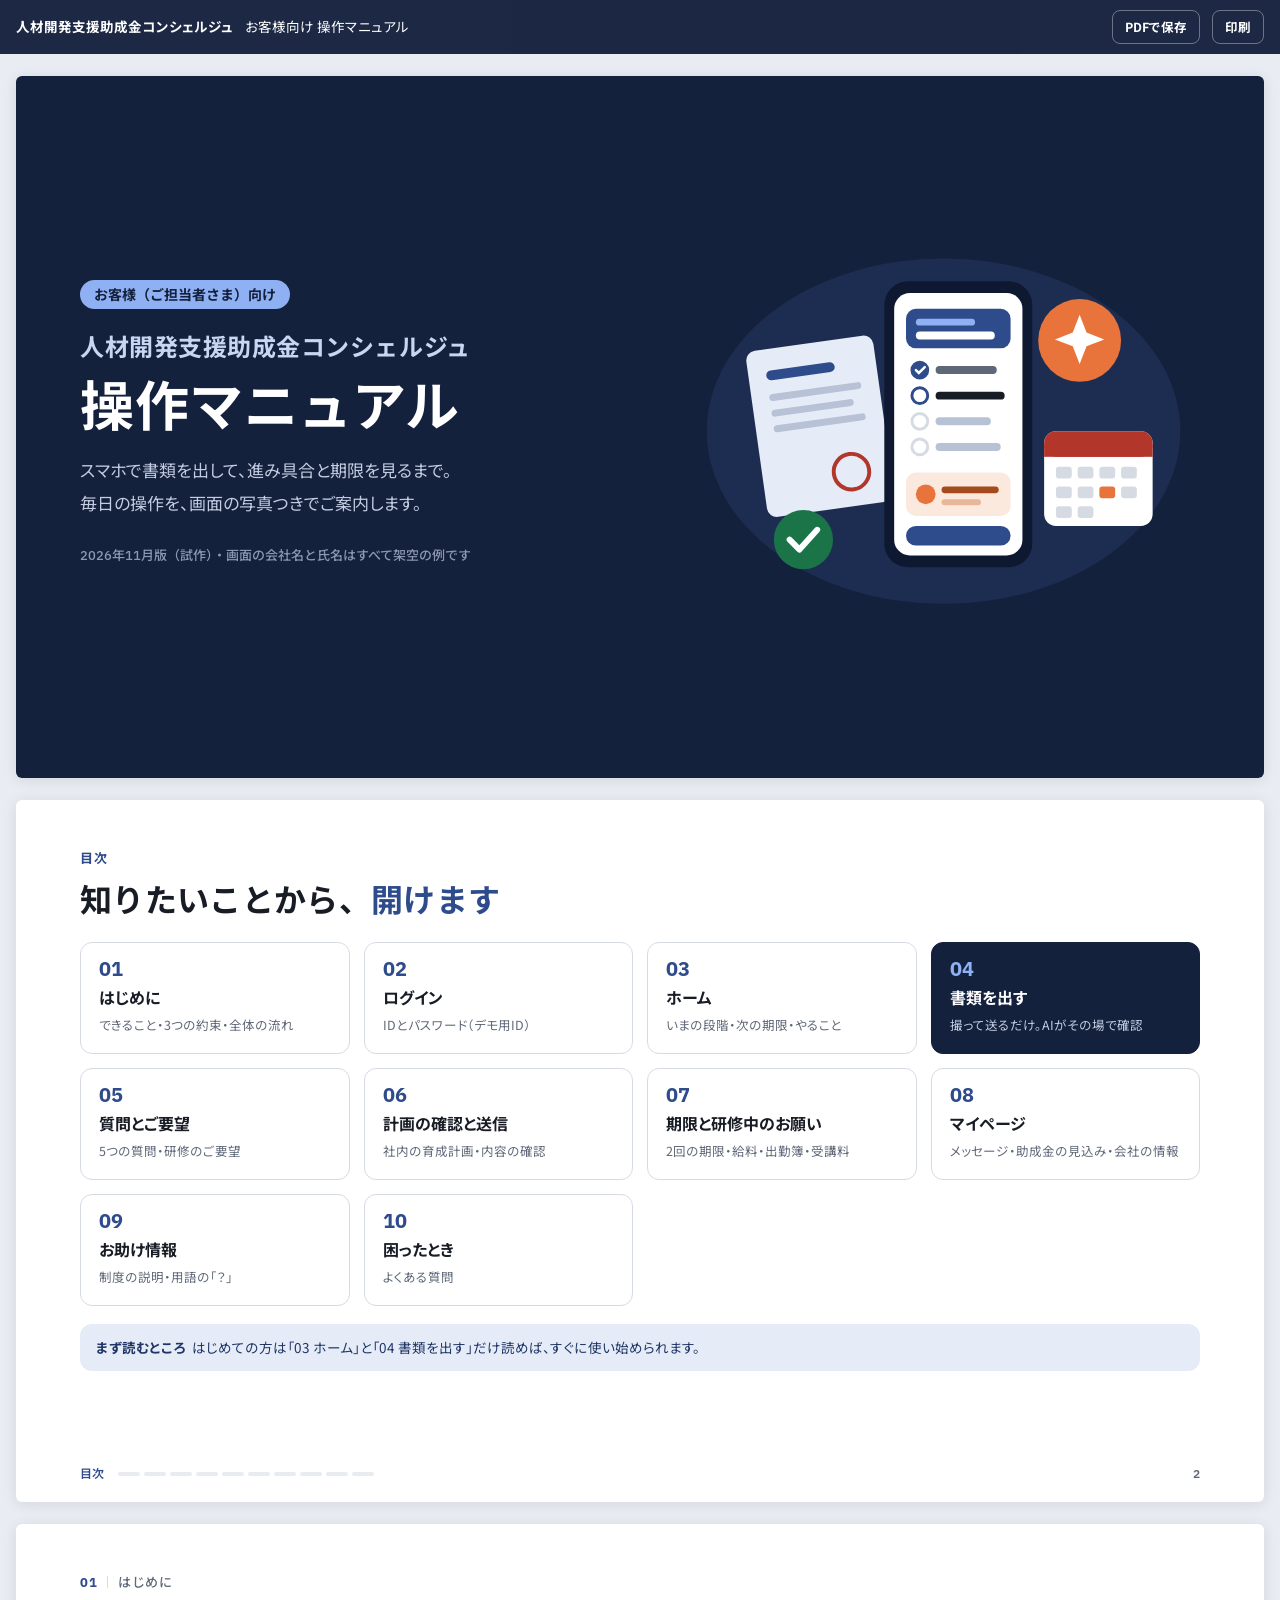
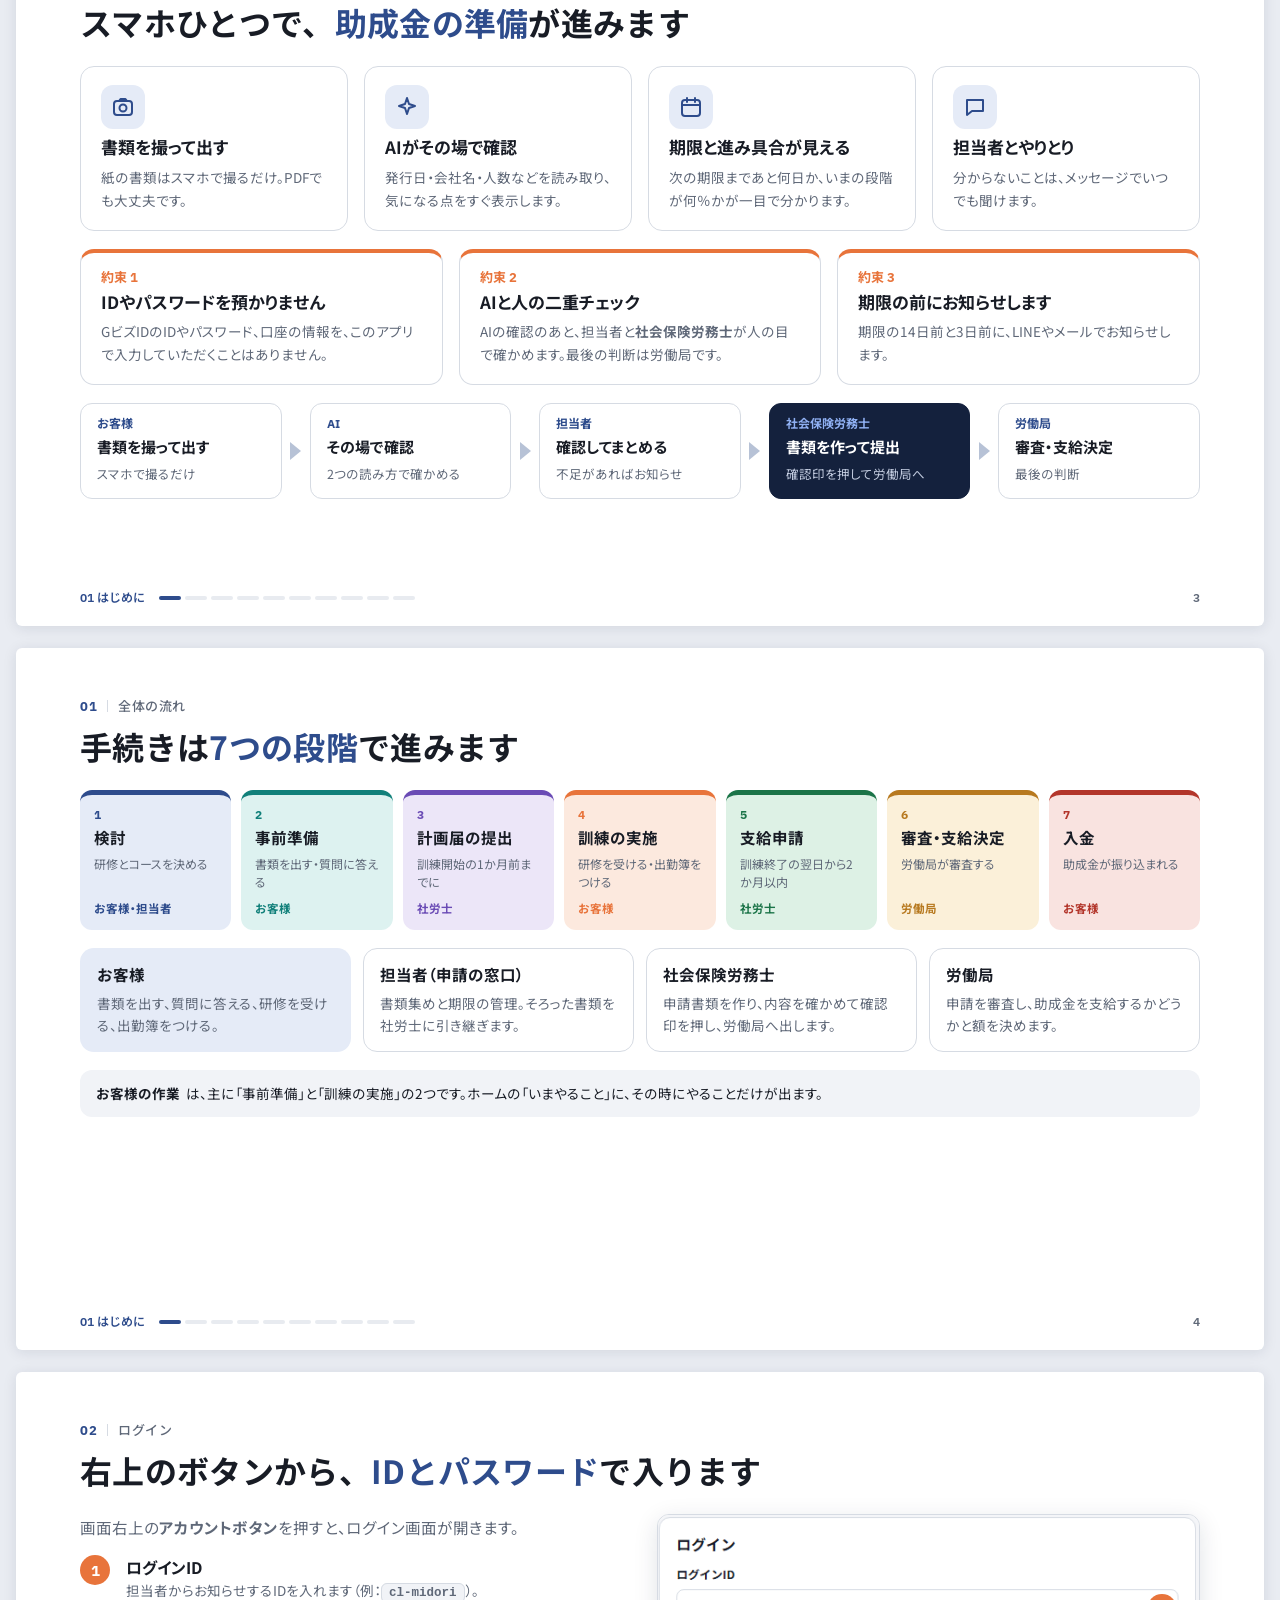
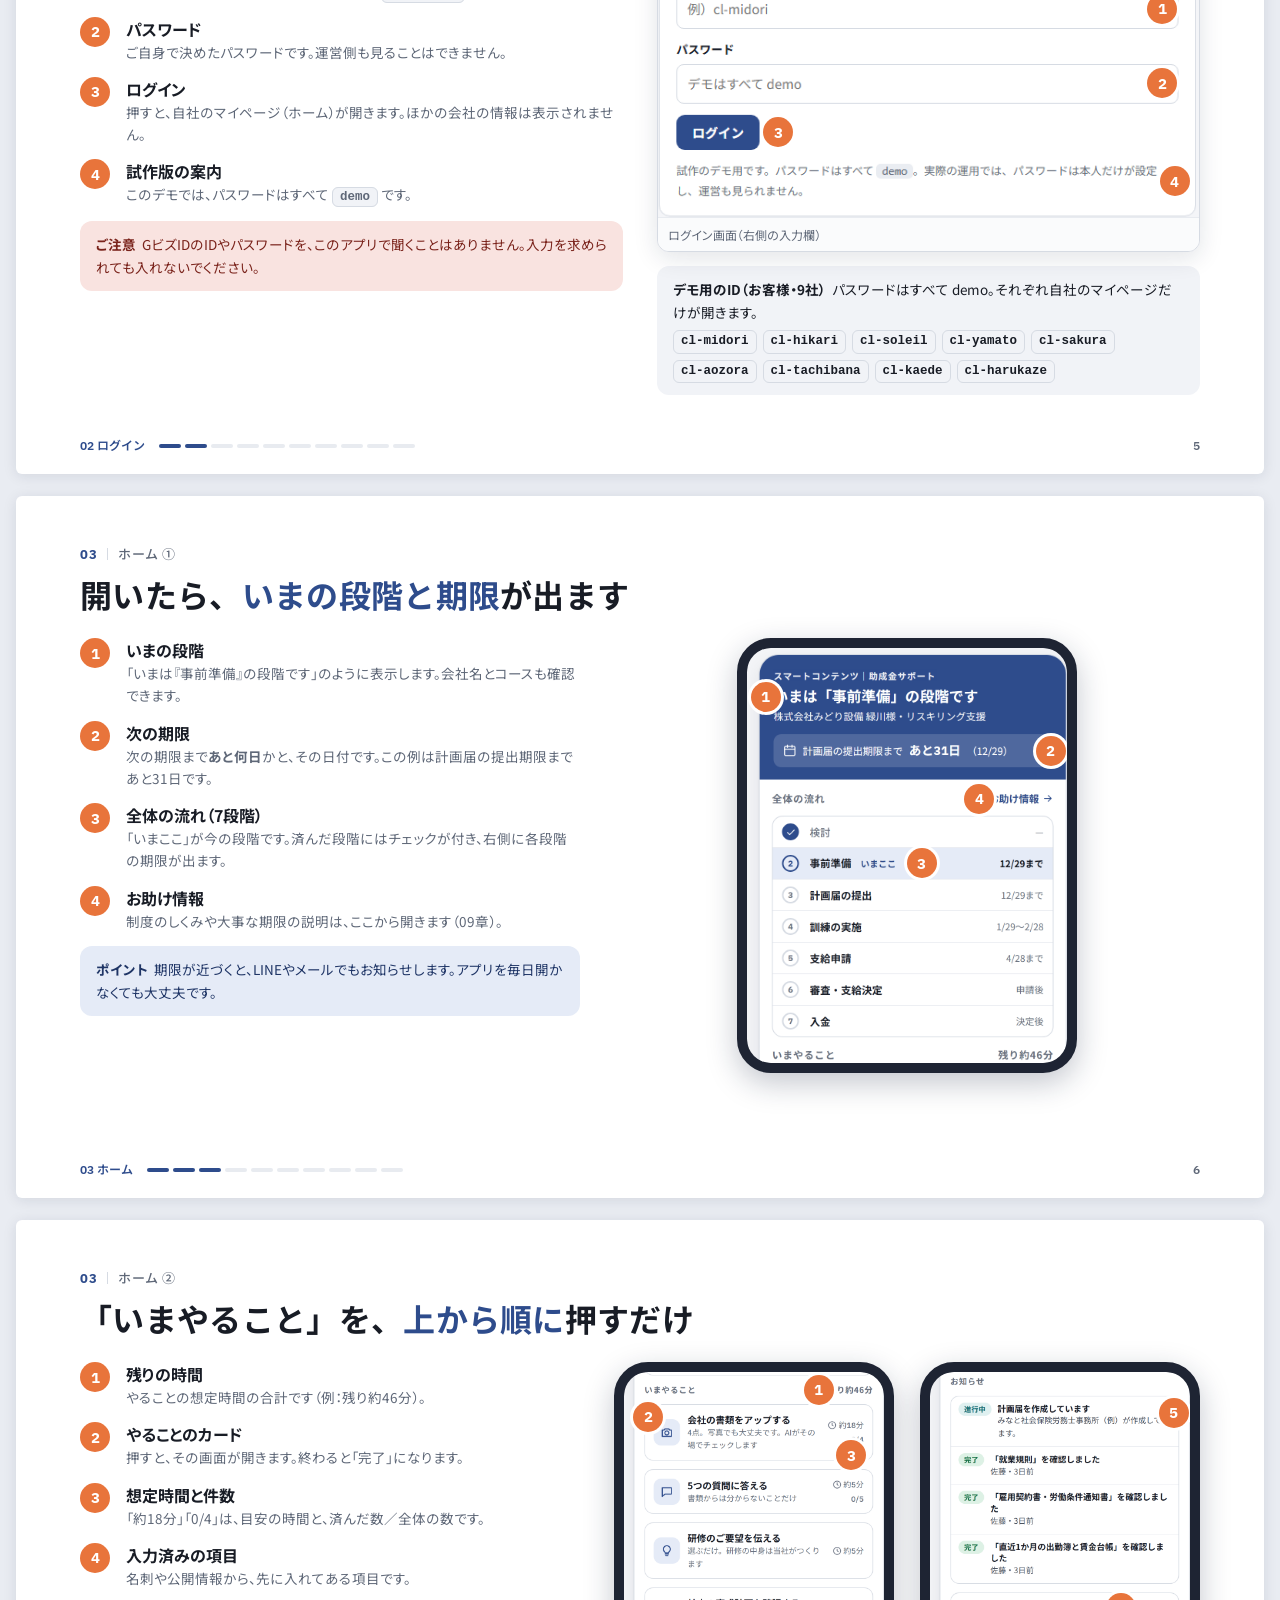
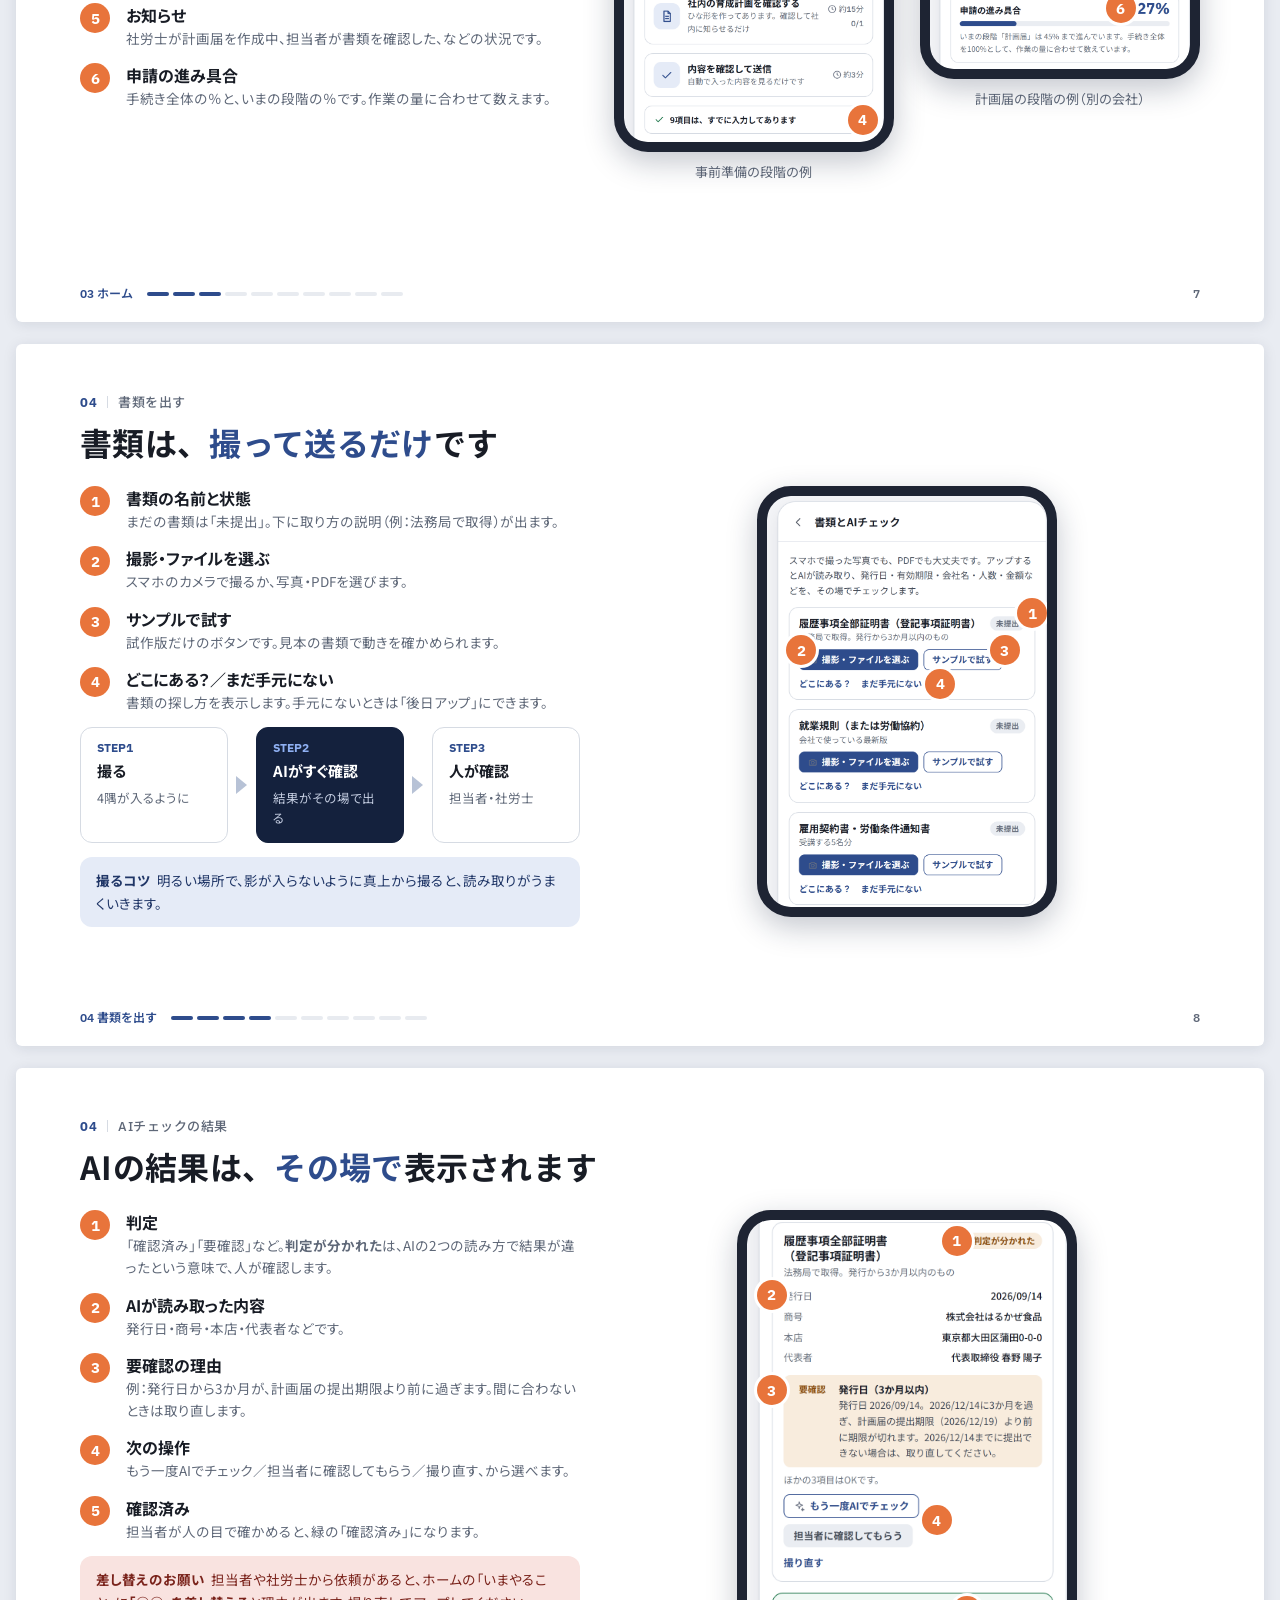
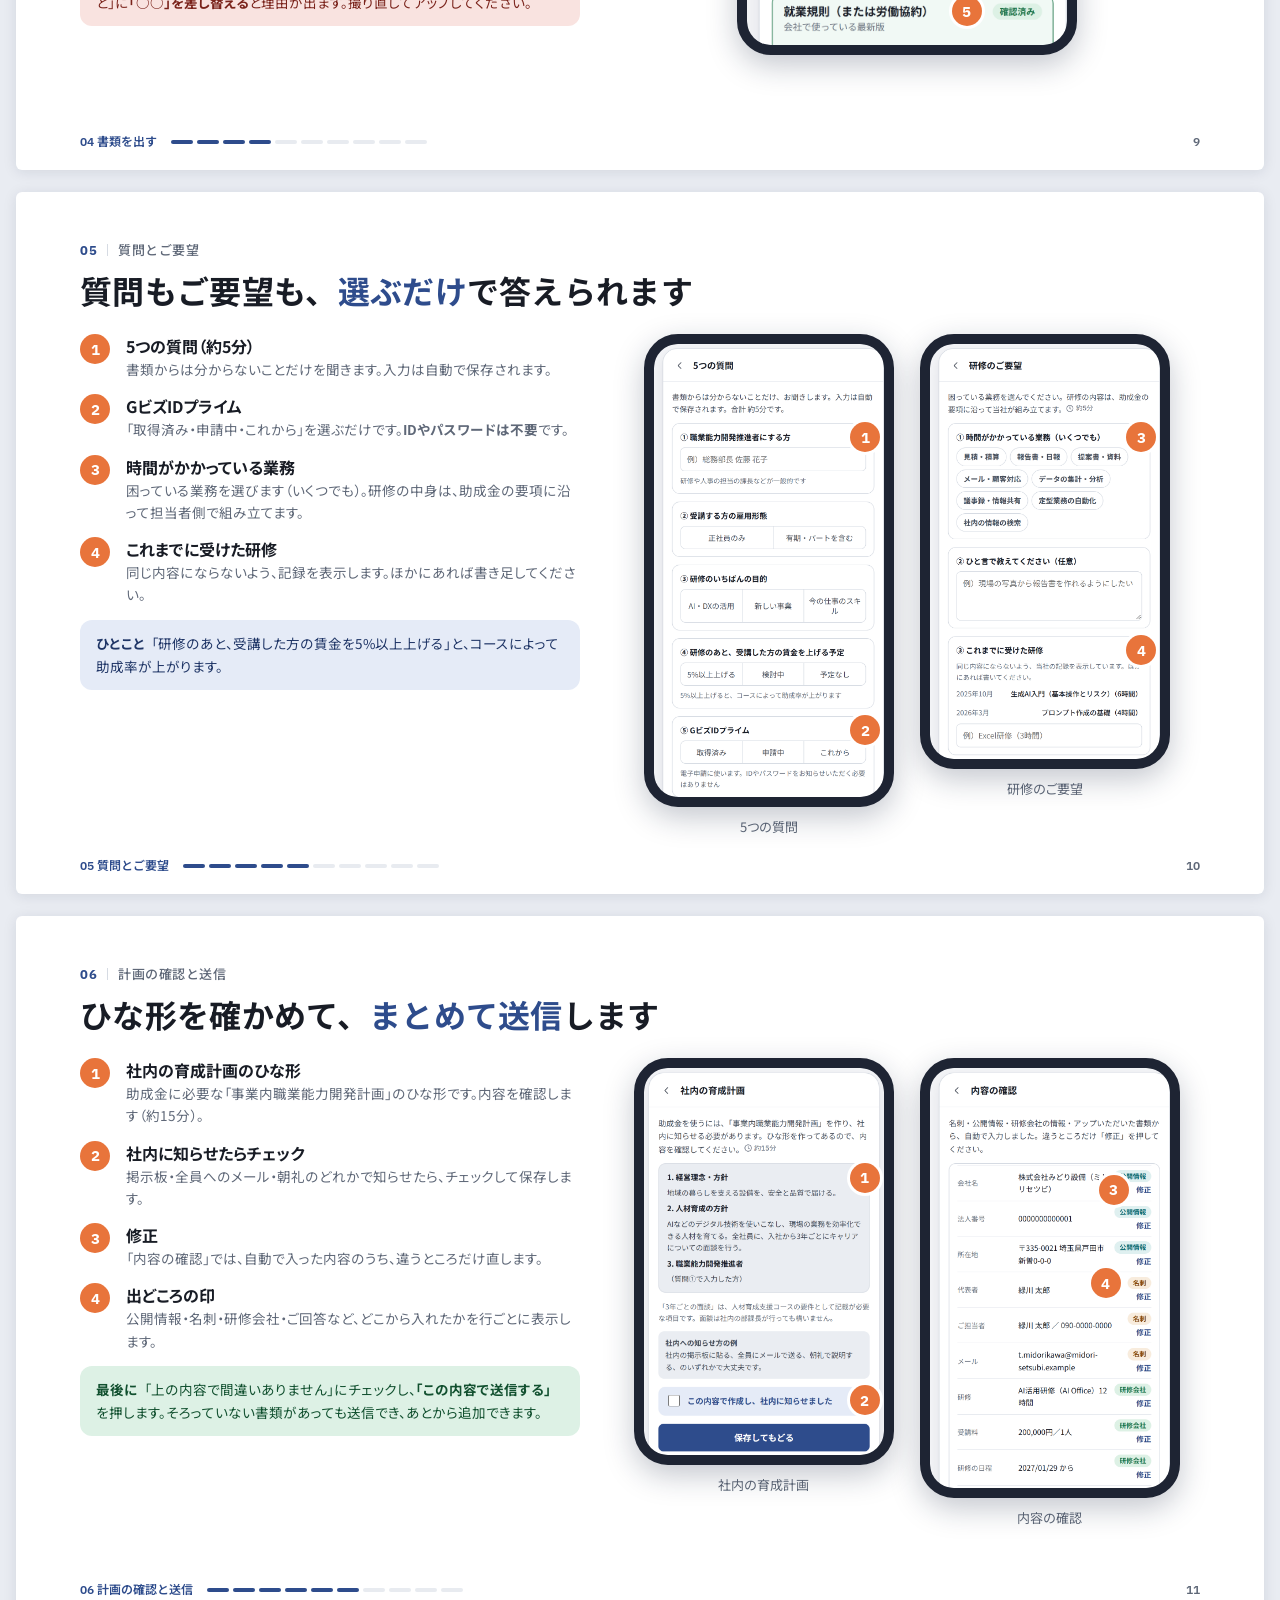
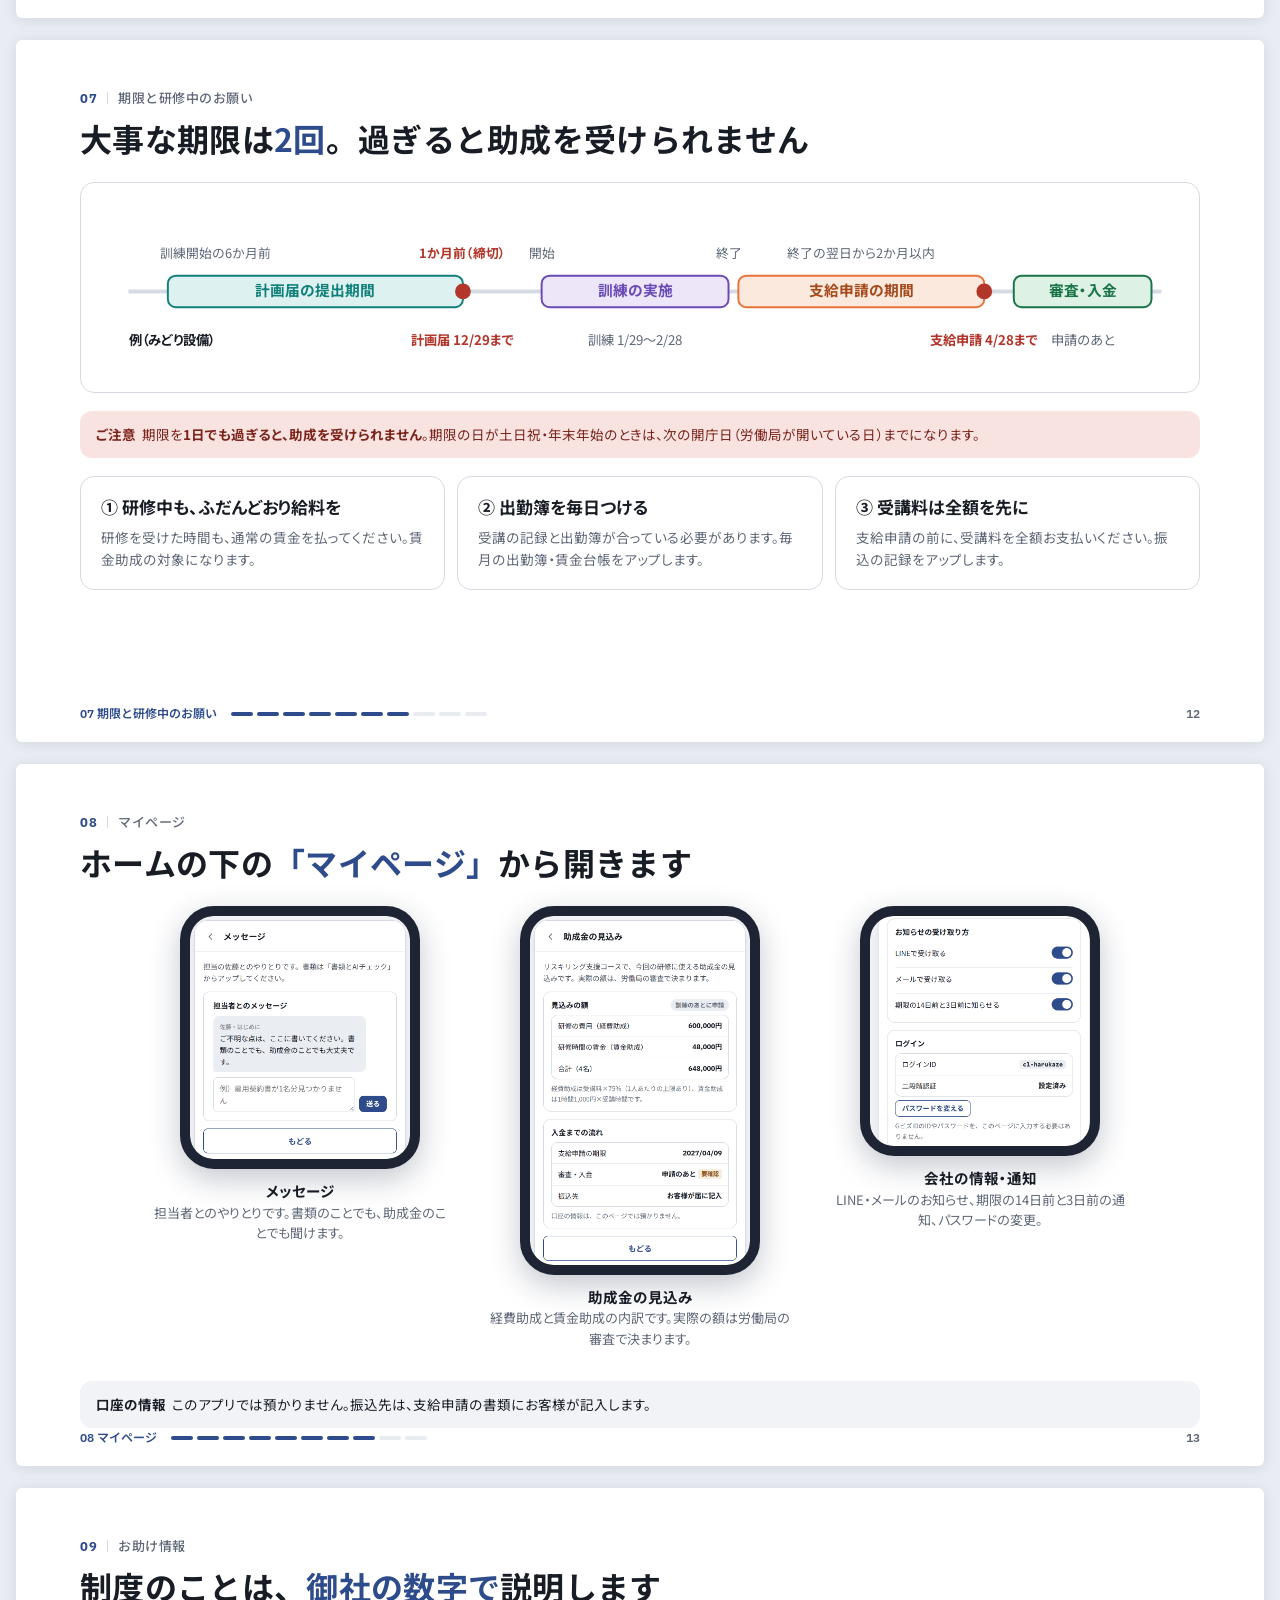
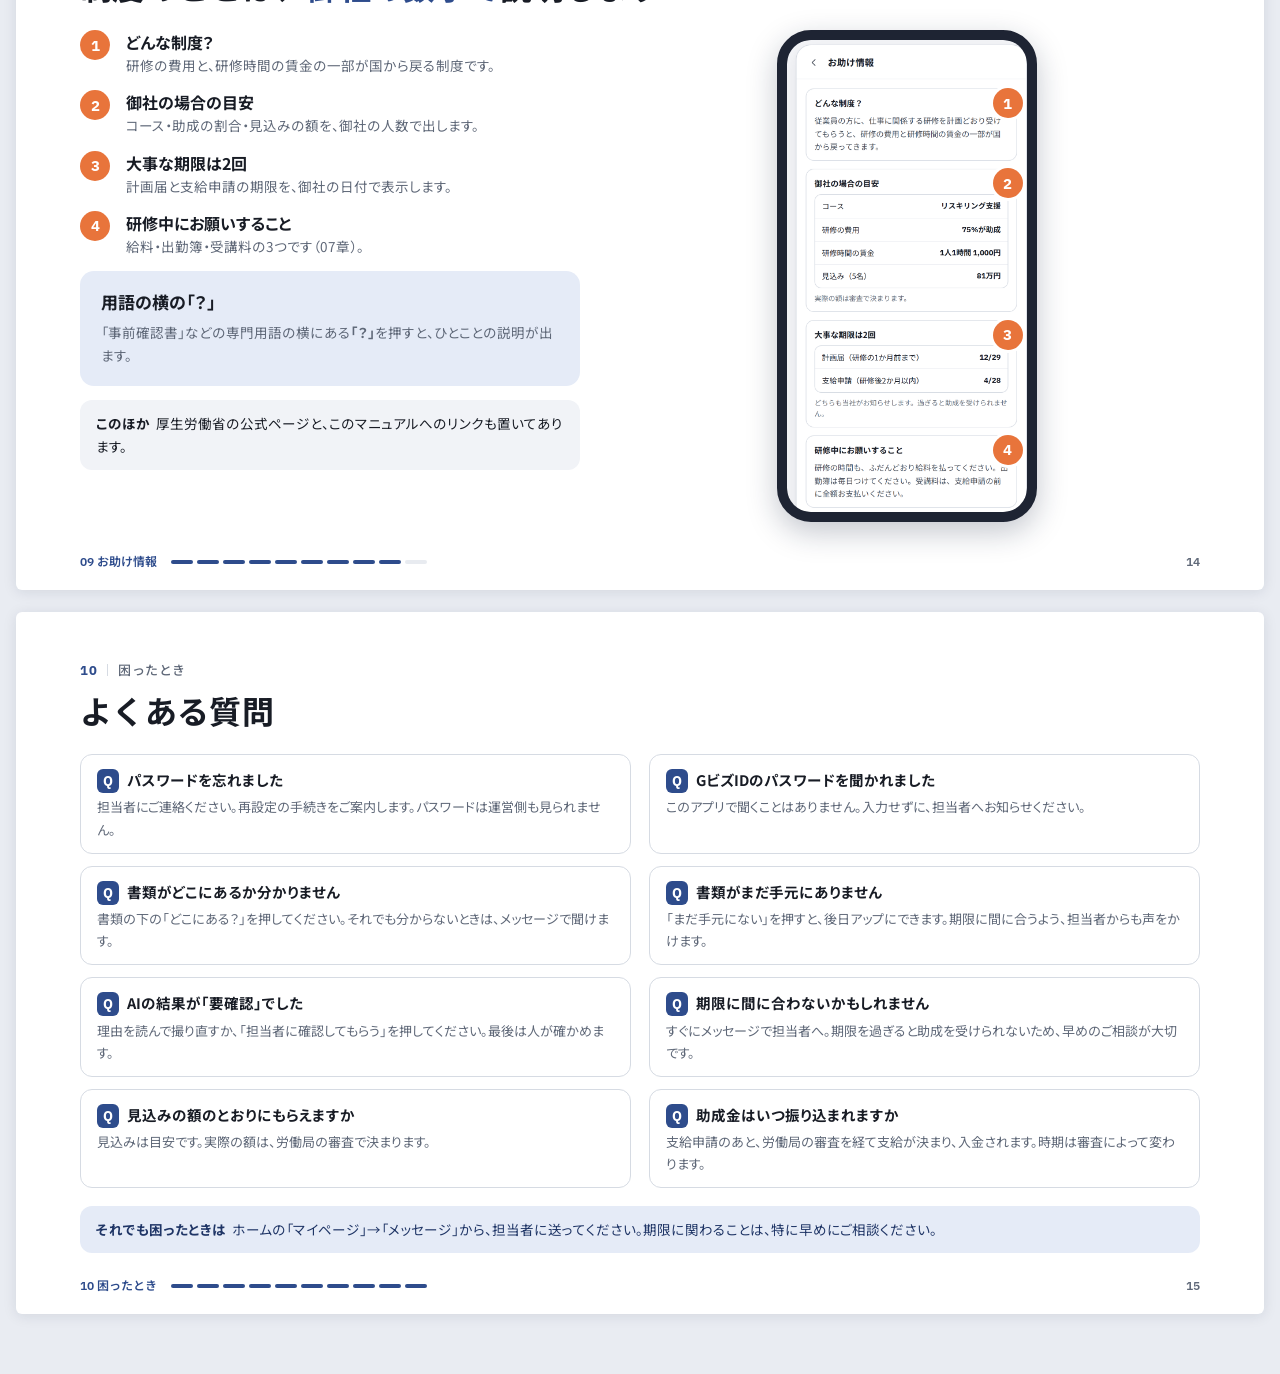
<file: docs/manual-client.html>
<!doctype html>
<html lang="ja"><head><meta charset="utf-8"><meta name="viewport" content="width=device-width,initial-scale=1">
<title>お客様向け操作マニュアル</title><meta name="robots" content="noindex">
<link rel="preconnect" href="https://fonts.googleapis.com"><link rel="preconnect" href="https://fonts.gstatic.com" crossorigin>
<link href="https://fonts.googleapis.com/css2?family=Noto+Sans+JP:wght@400;500;700&family=IBM+Plex+Sans:wght@500;600;700&display=swap" rel="stylesheet">
<link rel="stylesheet" href="doc.css"><link rel="icon" href="../favicon-app-32.png">
<style>
/* 画面写真の切り取り（.cv：aspect-ratio で高さ、margin-top で開始位置） */
.cv{position:relative;overflow:hidden;border-radius:22px;background:#fff}
.cv img{width:100%;max-width:none;border-radius:0!important}
.cv .pin{position:absolute;transform:translate(-50%,-50%);z-index:2}
.shot .cv{border-radius:0}
.phone.w340{width:340px}.phone.w280{width:280px}.phone.w260{width:260px}
.ph-cap{margin-top:10px;text-align:center;font-size:13px;line-height:1.6;color:var(--muted)}
.ph-cap b{display:block;color:var(--fg);font-size:14.5px}
.pcol{display:flex;flex-direction:column;align-items:center;min-width:0}
.idl{display:flex;flex-wrap:wrap;gap:6px}
.idl code,.mono{font:600 12.5px/1.4 ui-monospace,Consolas,monospace;background:var(--sunk);border:1px solid var(--line);border-radius:6px;padding:2px 7px}
.promise .card{border-top:4px solid var(--accent)}
.promise .n{font:700 13px/1 var(--num);color:var(--accent)}
.tl{border:1px solid var(--line);border-radius:14px;padding:14px 18px 8px;background:#fff}
.tl svg{width:100%;height:auto;display:block}
.mini3{display:grid;grid-template-columns:repeat(3,1fr);gap:12px}
.who4{display:grid;grid-template-columns:repeat(4,1fr);gap:12px}
.who4 .card{padding:14px 16px}
.who4 .card h3{font-size:15.5px}
.calls span b{display:inline;font-size:inherit;line-height:inherit}
@media screen and (max-width:900px){
 .phone.w340,.phone.w280,.phone.w260{width:240px}
 .mini3,.who4{grid-template-columns:1fr}
}
</style>
</head><body>
<div class="topbar noprint"><b>人材開発支援助成金コンシェルジュ</b><span class="t">お客様向け 操作マニュアル</span><span class="sp"></span><a href="manual-client.pdf" download>PDFで保存</a><a href="javascript:print()">印刷</a></div>
<main class="doc">

<section class="pg dark"><div class="cover"><div>
<span class="tag">お客様（ご担当者さま）向け</span>
<h1><small>人材開発支援助成金コンシェルジュ</small>操作マニュアル</h1>
<p>スマホで書類を出して、進み具合と期限を見るまで。<br>毎日の操作を、画面の写真つきでご案内します。</p>
<div class="ver">2026年11月版（試作）・画面の会社名と氏名はすべて架空の例です</div></div>
<div class="art"><svg viewBox="0 0 520 400" role="img" aria-label="スマホで書類を撮り、AIと担当者が確認するイラスト">
<ellipse cx="260" cy="210" rx="240" ry="175" fill="#1D2D52"/>
<rect x="70" y="120" width="130" height="170" rx="10" fill="#E5EBF7" transform="rotate(-8 135 205)"/>
<g transform="rotate(-8 135 205)"><rect x="88" y="142" width="70" height="10" rx="5" fill="#2E4C8C"/><rect x="88" y="166" width="94" height="7" rx="3.5" fill="#B7C2D6"/><rect x="88" y="182" width="84" height="7" rx="3.5" fill="#B7C2D6"/><rect x="88" y="198" width="94" height="7" rx="3.5" fill="#B7C2D6"/><circle cx="160" cy="255" r="18" fill="none" stroke="#B3362B" stroke-width="4"/></g>
<rect x="200" y="58" width="150" height="290" rx="24" fill="#0E1830"/><rect x="210" y="70" width="130" height="266" rx="16" fill="#fff"/>
<rect x="222" y="86" width="106" height="40" rx="10" fill="#2E4C8C"/><rect x="232" y="96" width="60" height="7" rx="3.5" fill="#8FB0F2"/><rect x="232" y="109" width="80" height="8" rx="4" fill="#fff"/>
<g fill="none" stroke-width="3"><circle cx="236" cy="148" r="8" stroke="#2E4C8C" fill="#2E4C8C"/><circle cx="236" cy="174" r="8" stroke="#2E4C8C"/><circle cx="236" cy="200" r="8" stroke="#D6DBE3"/><circle cx="236" cy="226" r="8" stroke="#D6DBE3"/></g>
<path d="M232 148l3 3 6-6" stroke="#fff" stroke-width="2.5" fill="none" stroke-linecap="round"/>
<rect x="252" y="144" width="62" height="8" rx="4" fill="#5F6878"/><rect x="252" y="170" width="70" height="8" rx="4" fill="#181C25"/><rect x="252" y="196" width="56" height="8" rx="4" fill="#B7C2D6"/><rect x="252" y="222" width="66" height="8" rx="4" fill="#B7C2D6"/>
<rect x="222" y="252" width="106" height="44" rx="10" fill="#FCE9DE"/><circle cx="242" cy="274" r="10" fill="#E8743B"/><rect x="258" y="266" width="58" height="7" rx="3.5" fill="#A44A1C"/><rect x="258" y="279" width="40" height="6" rx="3" fill="#E8B79B"/>
<rect x="222" y="306" width="106" height="20" rx="10" fill="#2E4C8C"/>
<circle cx="398" cy="118" r="42" fill="#E8743B"/><path d="M398 92l7 18 18 7-18 7-7 18-7-18-18-7 18-7z" fill="#fff"/>
<rect x="362" y="210" width="110" height="96" rx="12" fill="#fff"/><rect x="362" y="210" width="110" height="26" rx="12" fill="#B3362B"/><rect x="362" y="224" width="110" height="12" fill="#B3362B"/>
<g fill="#D6DBE3"><rect x="374" y="246" width="16" height="12" rx="3"/><rect x="396" y="246" width="16" height="12" rx="3"/><rect x="418" y="246" width="16" height="12" rx="3"/><rect x="440" y="246" width="16" height="12" rx="3"/><rect x="374" y="266" width="16" height="12" rx="3"/><rect x="396" y="266" width="16" height="12" rx="3"/><rect x="440" y="266" width="16" height="12" rx="3"/><rect x="374" y="286" width="16" height="12" rx="3"/><rect x="396" y="286" width="16" height="12" rx="3"/></g>
<rect x="418" y="266" width="16" height="12" rx="3" fill="#E8743B"/>
<circle cx="118" cy="320" r="30" fill="#1B7448"/><path d="M104 320l10 10 18-20" stroke="#fff" stroke-width="6" fill="none" stroke-linecap="round" stroke-linejoin="round"/>
</svg></div></div></section>

<section class="pg" id="toc"><div class="pg-head"><div class="eyebrow">目次</div><h2>知りたいことから、<em>開けます</em></h2></div>
<div class="pg-body"><nav class="toc">
<a href="#s1"><span class="n">01</span><b>はじめに</b><small>できること・3つの約束・全体の流れ</small></a>
<a href="#s2"><span class="n">02</span><b>ログイン</b><small>IDとパスワード（デモ用ID）</small></a>
<a href="#s3"><span class="n">03</span><b>ホーム</b><small>いまの段階・次の期限・やること</small></a>
<a href="#s4" class="hl"><span class="n">04</span><b>書類を出す</b><small>撮って送るだけ。AIがその場で確認</small></a>
<a href="#s5"><span class="n">05</span><b>質問とご要望</b><small>5つの質問・研修のご要望</small></a>
<a href="#s6"><span class="n">06</span><b>計画の確認と送信</b><small>社内の育成計画・内容の確認</small></a>
<a href="#s7"><span class="n">07</span><b>期限と研修中のお願い</b><small>2回の期限・給料・出勤簿・受講料</small></a>
<a href="#s8"><span class="n">08</span><b>マイページ</b><small>メッセージ・助成金の見込み・会社の情報</small></a>
<a href="#s9"><span class="n">09</span><b>お助け情報</b><small>制度の説明・用語の「？」</small></a>
<a href="#s10"><span class="n">10</span><b>困ったとき</b><small>よくある質問</small></a>
</nav>
<div class="tip"><b>まず読むところ</b>はじめての方は「03 ホーム」と「04 書類を出す」だけ読めば、すぐに使い始められます。</div></div>
<div class="pg-foot"><span class="ch">目次</span><span class="dots"><i></i><i></i><i></i><i></i><i></i><i></i><i></i><i></i><i></i><i></i></span></div></section>

<section class="pg" id="s1"><div class="pg-head"><div class="eyebrow"><span class="no">01</span><span class="sep"></span><span class="sub">はじめに</span></div><h2>スマホひとつで、<em>助成金の準備</em>が進みます</h2></div>
<div class="pg-body">
<div class="cards c4">
<div class="card"><div class="ic"><svg viewBox="0 0 24 24" fill="none" stroke="currentColor" stroke-width="2" stroke-linecap="round" stroke-linejoin="round"><rect x="3" y="6" width="18" height="14" rx="3"/><circle cx="12" cy="13" r="3.5"/><path d="M8 6l1.5-2h5L16 6"/></svg></div><h3>書類を撮って出す</h3><p>紙の書類はスマホで撮るだけ。PDFでも大丈夫です。</p></div>
<div class="card"><div class="ic"><svg viewBox="0 0 24 24" fill="none" stroke="currentColor" stroke-width="2" stroke-linecap="round" stroke-linejoin="round"><path d="M12 3l2 6 6 2-6 2-2 6-2-6-6-2 6-2z"/></svg></div><h3>AIがその場で確認</h3><p>発行日・会社名・人数などを読み取り、気になる点をすぐ表示します。</p></div>
<div class="card"><div class="ic"><svg viewBox="0 0 24 24" fill="none" stroke="currentColor" stroke-width="2" stroke-linecap="round" stroke-linejoin="round"><rect x="3" y="5" width="18" height="16" rx="3"/><path d="M3 10h18M8 3v4M16 3v4"/></svg></div><h3>期限と進み具合が見える</h3><p>次の期限まであと何日か、いまの段階が何％かが一目で分かります。</p></div>
<div class="card"><div class="ic"><svg viewBox="0 0 24 24" fill="none" stroke="currentColor" stroke-width="2" stroke-linecap="round" stroke-linejoin="round"><path d="M4 5h16v11H9l-5 4z"/></svg></div><h3>担当者とやりとり</h3><p>分からないことは、メッセージでいつでも聞けます。</p></div>
</div>
<div class="cards promise">
<div class="card"><span class="n">約束 1</span><h3>IDやパスワードを預かりません</h3><p>GビズIDのIDやパスワード、口座の情報を、このアプリで入力していただくことはありません。</p></div>
<div class="card"><span class="n">約束 2</span><h3>AIと人の二重チェック</h3><p>AIの確認のあと、担当者と<b>社会保険労務士</b>が人の目で確かめます。最後の判断は労働局です。</p></div>
<div class="card"><span class="n">約束 3</span><h3>期限の前にお知らせします</h3><p>期限の14日前と3日前に、LINEやメールでお知らせします。</p></div>
</div>
<div class="flow"><div class="fs"><span class="k">お客様</span><b>書類を撮って出す</b><small>スマホで撮るだけ</small></div><div class="ar"></div><div class="fs"><span class="k">AI</span><b>その場で確認</b><small>2つの読み方で確かめる</small></div><div class="ar"></div><div class="fs"><span class="k">担当者</span><b>確認してまとめる</b><small>不足があればお知らせ</small></div><div class="ar"></div><div class="fs hl"><span class="k">社会保険労務士</span><b>書類を作って提出</b><small>確認印を押して労働局へ</small></div><div class="ar"></div><div class="fs"><span class="k">労働局</span><b>審査・支給決定</b><small>最後の判断</small></div></div>
</div>
<div class="pg-foot"><span class="ch">01 はじめに</span><span class="dots"><i class="on"></i><i></i><i></i><i></i><i></i><i></i><i></i><i></i><i></i><i></i></span></div></section>

<section class="pg"><div class="pg-head"><div class="eyebrow"><span class="no">01</span><span class="sep"></span><span class="sub">全体の流れ</span></div><h2>手続きは<em>7つの段階</em>で進みます</h2></div>
<div class="pg-body">
<div class="stages" style="--n:7">
<div class="stage s1"><span class="sn">1</span><b>検討</b><small>研修とコースを決める</small><span class="who">お客様・担当者</span></div>
<div class="stage s2"><span class="sn">2</span><b>事前準備</b><small>書類を出す・質問に答える</small><span class="who">お客様</span></div>
<div class="stage s3"><span class="sn">3</span><b>計画届の提出</b><small>訓練開始の1か月前までに</small><span class="who">社労士</span></div>
<div class="stage s4"><span class="sn">4</span><b>訓練の実施</b><small>研修を受ける・出勤簿をつける</small><span class="who">お客様</span></div>
<div class="stage s5"><span class="sn">5</span><b>支給申請</b><small>訓練終了の翌日から2か月以内</small><span class="who">社労士</span></div>
<div class="stage s6"><span class="sn">6</span><b>審査・支給決定</b><small>労働局が審査する</small><span class="who">労働局</span></div>
<div class="stage s7"><span class="sn">7</span><b>入金</b><small>助成金が振り込まれる</small><span class="who">お客様</span></div>
</div>
<div class="who4">
<div class="card pale"><h3>お客様</h3><p>書類を出す、質問に答える、研修を受ける、出勤簿をつける。</p></div>
<div class="card"><h3>担当者（申請の窓口）</h3><p>書類集めと期限の管理。そろった書類を社労士に引き継ぎます。</p></div>
<div class="card"><h3>社会保険労務士</h3><p>申請書類を作り、内容を確かめて確認印を押し、労働局へ出します。</p></div>
<div class="card"><h3>労働局</h3><p>申請を審査し、助成金を支給するかどうかと額を決めます。</p></div>
</div>
<div class="note"><b>お客様の作業</b>は、主に「事前準備」と「訓練の実施」の2つです。ホームの「いまやること」に、その時にやることだけが出ます。</div>
</div>
<div class="pg-foot"><span class="ch">01 はじめに</span><span class="dots"><i class="on"></i><i></i><i></i><i></i><i></i><i></i><i></i><i></i><i></i><i></i></span></div></section>

<section class="pg" id="s2"><div class="pg-head"><div class="eyebrow"><span class="no">02</span><span class="sep"></span><span class="sub">ログイン</span></div><h2>右上のボタンから、<em>IDとパスワード</em>で入ります</h2></div>
<div class="pg-body"><div class="split even">
<div class="col">
<p class="lead" style="margin:0">画面右上の<b>アカウントボタン</b>を押すと、ログイン画面が開きます。</p>
<ol class="calls">
<li><i>1</i><div><b>ログインID</b><span>担当者からお知らせするIDを入れます（例：<code class="mono">cl-midori</code>）。</span></div></li>
<li><i>2</i><div><b>パスワード</b><span>ご自身で決めたパスワードです。運営側も見ることはできません。</span></div></li>
<li><i>3</i><div><b>ログイン</b><span>押すと、自社のマイページ（ホーム）が開きます。ほかの会社の情報は表示されません。</span></div></li>
<li><i>4</i><div><b>試作版の案内</b><span>このデモでは、パスワードはすべて <code class="mono">demo</code> です。</span></div></li>
</ol>
<div class="warn"><b>ご注意</b>GビズIDのIDやパスワードを、このアプリで聞くことはありません。入力を求められても入れないでください。</div>
</div>
<div class="col">
<figure class="shot"><div class="cv" style="aspect-ratio:585/327"><img src="img/xa-login.png" alt="ログイン画面" style="width:213.5%;margin-left:-109.4%;margin-top:-12.82%">
<span class="pin" style="left:93.2%;top:30.9%">1</span><span class="pin" style="left:93.2%;top:55.7%">2</span><span class="pin" style="left:22.2%;top:71.9%">3</span><span class="pin" style="left:95.5%;top:88%">4</span></div><figcaption>ログイン画面（右側の入力欄）</figcaption></figure>
<div class="note"><b>デモ用のID（お客様・9社）</b>パスワードはすべて demo。それぞれ自社のマイページだけが開きます。
<div class="idl" style="margin-top:6px"><code>cl-midori</code><code>cl-hikari</code><code>cl-soleil</code><code>cl-yamato</code><code>cl-sakura</code><code>cl-aozora</code><code>cl-tachibana</code><code>cl-kaede</code><code>cl-harukaze</code></div></div>
</div>
</div></div>
<div class="pg-foot"><span class="ch">02 ログイン</span><span class="dots"><i class="on"></i><i class="on"></i><i></i><i></i><i></i><i></i><i></i><i></i><i></i><i></i></span></div></section>

<section class="pg" id="s3"><div class="pg-head"><div class="eyebrow"><span class="no">03</span><span class="sep"></span><span class="sub">ホーム ①</span></div><h2>開いたら、<em>いまの段階と期限</em>が出ます</h2></div>
<div class="pg-body"><div class="split">
<div class="col"><ol class="calls">
<li><i>1</i><div><b>いまの段階</b><span>「いまは『事前準備』の段階です」のように表示します。会社名とコースも確認できます。</span></div></li>
<li><i>2</i><div><b>次の期限</b><span>次の期限まで<b>あと何日</b>かと、その日付です。この例は計画届の提出期限まであと31日です。</span></div></li>
<li><i>3</i><div><b>全体の流れ（7段階）</b><span>「いまここ」が今の段階です。済んだ段階にはチェックが付き、右側に各段階の期限が出ます。</span></div></li>
<li><i>4</i><div><b>お助け情報</b><span>制度のしくみや大事な期限の説明は、ここから開きます（09章）。</span></div></li>
</ol>
<div class="tip"><b>ポイント</b>期限が近づくと、LINEやメールでもお知らせします。アプリを毎日開かなくても大丈夫です。</div></div>
<div class="phones"><div class="phone w340"><div class="cv" style="aspect-ratio:832/1079"><img src="img/c-home.png" alt="お客様のホーム画面の上の部分">
<span class="pin" style="left:6%;top:11.7%">1</span><span class="pin" style="left:95%;top:24.7%">2</span><span class="pin" style="left:54.7%;top:51.9%">3</span><span class="pin" style="left:72.7%;top:36.3%">4</span></div></div></div>
</div></div>
<div class="pg-foot"><span class="ch">03 ホーム</span><span class="dots"><i class="on"></i><i class="on"></i><i class="on"></i><i></i><i></i><i></i><i></i><i></i><i></i><i></i></span></div></section>

<section class="pg"><div class="pg-head"><div class="eyebrow"><span class="no">03</span><span class="sep"></span><span class="sub">ホーム ②</span></div><h2>「いまやること」を、<em>上から順に</em>押すだけ</h2></div>
<div class="pg-body"><div class="split">
<div class="col"><ol class="calls">
<li><i>1</i><div><b>残りの時間</b><span>やることの想定時間の合計です（例：残り約46分）。</span></div></li>
<li><i>2</i><div><b>やることのカード</b><span>押すと、その画面が開きます。終わると「完了」になります。</span></div></li>
<li><i>3</i><div><b>想定時間と件数</b><span>「約18分」「0/4」は、目安の時間と、済んだ数／全体の数です。</span></div></li>
<li><i>4</i><div><b>入力済みの項目</b><span>名刺や公開情報から、先に入れてある項目です。</span></div></li>
<li><i>5</i><div><b>お知らせ</b><span>社労士が計画届を作成中、担当者が書類を確認した、などの状況です。</span></div></li>
<li><i>6</i><div><b>申請の進み具合</b><span>手続き全体の％と、いまの段階の％です。作業の量に合わせて数えます。</span></div></li>
</ol></div>
<div class="phones">
<div class="pcol"><div class="phone w280"><div class="cv" style="aspect-ratio:832/1183"><img src="img/c-home.png" alt="いまやることの一覧" style="margin-top:-120.31%">
<span class="pin" style="left:75%;top:4.8%">1</span><span class="pin" style="left:9.4%;top:12.1%">2</span><span class="pin" style="left:87.5%;top:22.5%">3</span><span class="pin" style="left:92%;top:94.1%">4</span></div></div><p class="ph-cap">事前準備の段階の例</p></div>
<div class="pcol"><div class="phone w280"><div class="cv" style="aspect-ratio:832/949"><img src="img/c-home2.png" alt="お知らせと申請の進み具合" style="margin-top:-156.25%">
<span class="pin" style="left:93.8%;top:13.7%">5</span><span class="pin" style="left:73.4%;top:79.7%">6</span></div></div><p class="ph-cap">計画届の段階の例（別の会社）</p></div>
</div>
</div></div>
<div class="pg-foot"><span class="ch">03 ホーム</span><span class="dots"><i class="on"></i><i class="on"></i><i class="on"></i><i></i><i></i><i></i><i></i><i></i><i></i><i></i></span></div></section>

<section class="pg" id="s4"><div class="pg-head"><div class="eyebrow"><span class="no">04</span><span class="sep"></span><span class="sub">書類を出す</span></div><h2>書類は、<em>撮って送るだけ</em>です</h2></div>
<div class="pg-body"><div class="split">
<div class="col"><ol class="calls">
<li><i>1</i><div><b>書類の名前と状態</b><span>まだの書類は「未提出」。下に取り方の説明（例：法務局で取得）が出ます。</span></div></li>
<li><i>2</i><div><b>撮影・ファイルを選ぶ</b><span>スマホのカメラで撮るか、写真・PDFを選びます。</span></div></li>
<li><i>3</i><div><b>サンプルで試す</b><span>試作版だけのボタンです。見本の書類で動きを確かめられます。</span></div></li>
<li><i>4</i><div><b>どこにある？／まだ手元にない</b><span>書類の探し方を表示します。手元にないときは「後日アップ」にできます。</span></div></li>
</ol>
<div class="flow"><div class="fs"><span class="k">STEP1</span><b>撮る</b><small>4隅が入るように</small></div><div class="ar"></div><div class="fs hl"><span class="k">STEP2</span><b>AIがすぐ確認</b><small>結果がその場で出る</small></div><div class="ar"></div><div class="fs"><span class="k">STEP3</span><b>人が確認</b><small>担当者・社労士</small></div></div>
<div class="tip"><b>撮るコツ</b>明るい場所で、影が入らないように真上から撮ると、読み取りがうまくいきます。</div></div>
<div class="phones"><div class="phone"><div class="cv" style="aspect-ratio:832/1220"><img src="img/c-docs.png" alt="書類とAIチェックの画面">
<span class="pin" style="left:94.9%;top:28.6%">1</span><span class="pin" style="left:12.4%;top:37.5%">2</span><span class="pin" style="left:85%;top:37.5%">3</span><span class="pin" style="left:62%;top:45.7%">4</span></div></div></div>
</div></div>
<div class="pg-foot"><span class="ch">04 書類を出す</span><span class="dots"><i class="on"></i><i class="on"></i><i class="on"></i><i class="on"></i><i></i><i></i><i></i><i></i><i></i><i></i></span></div></section>

<section class="pg"><div class="pg-head"><div class="eyebrow"><span class="no">04</span><span class="sep"></span><span class="sub">AIチェックの結果</span></div><h2>AIの結果は、<em>その場で</em>表示されます</h2></div>
<div class="pg-body"><div class="split">
<div class="col"><ol class="calls">
<li><i>1</i><div><b>判定</b><span>「確認済み」「要確認」など。<b>判定が分かれた</b>は、AIの2つの読み方で結果が違ったという意味で、人が確認します。</span></div></li>
<li><i>2</i><div><b>AIが読み取った内容</b><span>発行日・商号・本店・代表者などです。</span></div></li>
<li><i>3</i><div><b>要確認の理由</b><span>例：発行日から3か月が、計画届の提出期限より前に過ぎます。間に合わないときは取り直します。</span></div></li>
<li><i>4</i><div><b>次の操作</b><span>もう一度AIでチェック／担当者に確認してもらう／撮り直す、から選べます。</span></div></li>
<li><i>5</i><div><b>確認済み</b><span>担当者が人の目で確かめると、緑の「確認済み」になります。</span></div></li>
</ol>
<div class="warn"><b>差し替えのお願い</b>担当者や社労士から依頼があると、ホームの「いまやること」に<b>「○○」を差し替える</b>と理由が出ます。撮り直してアップしてください。</div></div>
<div class="phones"><div class="phone w340"><div class="cv" style="aspect-ratio:832/1105"><img src="img/c-docs-ai.png" alt="AIチェックの結果" style="margin-top:-51.56%">
<span class="pin" style="left:65.6%;top:4.9%">1</span><span class="pin" style="left:7.8%;top:17.6%">2</span><span class="pin" style="left:7.8%;top:40%">3</span><span class="pin" style="left:59.4%;top:70.6%">4</span><span class="pin" style="left:68.8%;top:92%">5</span></div></div></div>
</div></div>
<div class="pg-foot"><span class="ch">04 書類を出す</span><span class="dots"><i class="on"></i><i class="on"></i><i class="on"></i><i class="on"></i><i></i><i></i><i></i><i></i><i></i><i></i></span></div></section>

<section class="pg" id="s5"><div class="pg-head"><div class="eyebrow"><span class="no">05</span><span class="sep"></span><span class="sub">質問とご要望</span></div><h2>質問もご要望も、<em>選ぶだけ</em>で答えられます</h2></div>
<div class="pg-body"><div class="split">
<div class="col"><ol class="calls">
<li><i>1</i><div><b>5つの質問（約5分）</b><span>書類からは分からないことだけを聞きます。入力は自動で保存されます。</span></div></li>
<li><i>2</i><div><b>GビズIDプライム</b><span>「取得済み・申請中・これから」を選ぶだけです。<b>IDやパスワードは不要</b>です。</span></div></li>
<li><i>3</i><div><b>時間がかかっている業務</b><span>困っている業務を選びます（いくつでも）。研修の中身は、助成金の要項に沿って担当者側で組み立てます。</span></div></li>
<li><i>4</i><div><b>これまでに受けた研修</b><span>同じ内容にならないよう、記録を表示します。ほかにあれば書き足してください。</span></div></li>
</ol>
<div class="tip"><b>ひとこと</b>「研修のあと、受講した方の賃金を5%以上上げる」と、コースによって助成率が上がります。</div></div>
<div class="phones">
<div class="pcol"><div class="phone" style="width:250px"><div class="cv" style="aspect-ratio:832/1640"><img src="img/c-qs.png" alt="5つの質問の画面">
<span class="pin" style="left:92%;top:20.6%">1</span><span class="pin" style="left:92%;top:85.2%">2</span></div></div><p class="ph-cap">5つの質問</p></div>
<div class="pcol"><div class="phone" style="width:250px"><div class="cv" style="aspect-ratio:832/1500"><img src="img/c-wish.png" alt="研修のご要望の画面">
<span class="pin" style="left:92%;top:22.5%">3</span><span class="pin" style="left:92%;top:73.8%">4</span></div></div><p class="ph-cap">研修のご要望</p></div>
</div>
</div></div>
<div class="pg-foot"><span class="ch">05 質問とご要望</span><span class="dots"><i class="on"></i><i class="on"></i><i class="on"></i><i class="on"></i><i class="on"></i><i></i><i></i><i></i><i></i><i></i></span></div></section>

<section class="pg" id="s6"><div class="pg-head"><div class="eyebrow"><span class="no">06</span><span class="sep"></span><span class="sub">計画の確認と送信</span></div><h2>ひな形を確かめて、<em>まとめて送信</em>します</h2></div>
<div class="pg-body"><div class="split">
<div class="col"><ol class="calls">
<li><i>1</i><div><b>社内の育成計画のひな形</b><span>助成金に必要な「事業内職業能力開発計画」のひな形です。内容を確認します（約15分）。</span></div></li>
<li><i>2</i><div><b>社内に知らせたらチェック</b><span>掲示板・全員へのメール・朝礼のどれかで知らせたら、チェックして保存します。</span></div></li>
<li><i>3</i><div><b>修正</b><span>「内容の確認」では、自動で入った内容のうち、違うところだけ直します。</span></div></li>
<li><i>4</i><div><b>出どころの印</b><span>公開情報・名刺・研修会社・ご回答など、どこから入れたかを行ごとに表示します。</span></div></li>
</ol>
<div class="good"><b>最後に</b>「上の内容で間違いありません」にチェックし、<b>「この内容で送信する」</b>を押します。そろっていない書類があっても送信でき、あとから追加できます。</div></div>
<div class="phones">
<div class="pcol"><div class="phone w260"><div class="cv" style="aspect-ratio:832/1340"><img src="img/c-plan.png" alt="社内の育成計画の画面">
<span class="pin" style="left:92%;top:28.4%">1</span><span class="pin" style="left:92%;top:86%">2</span></div></div><p class="ph-cap">社内の育成計画</p></div>
<div class="pcol"><div class="phone w260"><div class="cv" style="aspect-ratio:832/1456"><img src="img/c-confirm.png" alt="内容の確認の画面">
<span class="pin" style="left:76.6%;top:29%">3</span><span class="pin" style="left:73.4%;top:51.2%">4</span></div></div><p class="ph-cap">内容の確認</p></div>
</div>
</div></div>
<div class="pg-foot"><span class="ch">06 計画の確認と送信</span><span class="dots"><i class="on"></i><i class="on"></i><i class="on"></i><i class="on"></i><i class="on"></i><i class="on"></i><i></i><i></i><i></i><i></i></span></div></section>

<section class="pg" id="s7"><div class="pg-head"><div class="eyebrow"><span class="no">07</span><span class="sep"></span><span class="sub">期限と研修中のお願い</span></div><h2>大事な期限は<em>2回</em>。過ぎると助成を受けられません</h2></div>
<div class="pg-body">
<div class="tl"><svg viewBox="0 0 1100 190" role="img" aria-label="計画届と支給申請の期限の図">
<line x1="30" y1="96" x2="1080" y2="96" stroke="#D6DBE3" stroke-width="4"/>
<rect x="70" y="80" width="300" height="32" rx="8" fill="#DDF2F0" stroke="#11807A" stroke-width="2"/>
<text x="220" y="101" text-anchor="middle" font-size="15" font-weight="700" fill="#11807A">計画届の提出期間</text>
<text x="62" y="62" text-anchor="start" font-size="13" fill="#5F6878">訓練開始の6か月前</text>
<text x="370" y="62" text-anchor="middle" font-size="13" font-weight="700" fill="#B3362B">1か月前（締切）</text>
<circle cx="370" cy="96" r="8" fill="#B3362B"/>
<rect x="450" y="80" width="190" height="32" rx="8" fill="#ECE6F8" stroke="#6A4BB5" stroke-width="2"/>
<text x="545" y="101" text-anchor="middle" font-size="15" font-weight="700" fill="#6A4BB5">訓練の実施</text>
<text x="450" y="62" text-anchor="middle" font-size="13" fill="#5F6878">開始</text><text x="640" y="62" text-anchor="middle" font-size="13" fill="#5F6878">終了</text>
<rect x="650" y="80" width="250" height="32" rx="8" fill="#FCE9DE" stroke="#E8743B" stroke-width="2"/>
<text x="775" y="101" text-anchor="middle" font-size="15" font-weight="700" fill="#A44A1C">支給申請の期間</text>
<text x="775" y="62" text-anchor="middle" font-size="13" fill="#5F6878">終了の翌日から2か月以内</text>
<circle cx="900" cy="96" r="8" fill="#B3362B"/>
<rect x="930" y="80" width="140" height="32" rx="8" fill="#DDF1E5" stroke="#1B7448" stroke-width="2"/>
<text x="1000" y="101" text-anchor="middle" font-size="15" font-weight="700" fill="#1B7448">審査・入金</text>
<text x="30" y="150" font-size="13.5" fill="#181C25" font-weight="700">例（みどり設備）</text>
<text x="370" y="150" text-anchor="middle" font-size="13.5" fill="#B3362B" font-weight="700">計画届 12/29まで</text>
<text x="545" y="150" text-anchor="middle" font-size="13.5" fill="#5F6878">訓練 1/29〜2/28</text>
<text x="900" y="150" text-anchor="middle" font-size="13.5" fill="#B3362B" font-weight="700">支給申請 4/28まで</text>
<text x="1000" y="150" text-anchor="middle" font-size="13.5" fill="#5F6878">申請のあと</text>
</svg></div>
<div class="warn"><b>ご注意</b>期限を<b>1日でも過ぎると、助成を受けられません</b>。期限の日が土日祝・年末年始のときは、次の開庁日（労働局が開いている日）までになります。</div>
<div class="mini3">
<div class="card"><h3>① 研修中も、ふだんどおり給料を</h3><p>研修を受けた時間も、通常の賃金を払ってください。賃金助成の対象になります。</p></div>
<div class="card"><h3>② 出勤簿を毎日つける</h3><p>受講の記録と出勤簿が合っている必要があります。毎月の出勤簿・賃金台帳をアップします。</p></div>
<div class="card"><h3>③ 受講料は全額を先に</h3><p>支給申請の前に、受講料を全額お支払いください。振込の記録をアップします。</p></div>
</div>
</div>
<div class="pg-foot"><span class="ch">07 期限と研修中のお願い</span><span class="dots"><i class="on"></i><i class="on"></i><i class="on"></i><i class="on"></i><i class="on"></i><i class="on"></i><i class="on"></i><i></i><i></i><i></i></span></div></section>

<section class="pg" id="s8"><div class="pg-head"><div class="eyebrow"><span class="no">08</span><span class="sep"></span><span class="sub">マイページ</span></div><h2>ホームの下の<em>「マイページ」</em>から開きます</h2></div>
<div class="pg-body"><div class="phones" style="gap:40px">
<div class="pcol" style="max-width:300px"><div class="phone sm"><div class="cv" style="aspect-ratio:832/920"><img src="img/c-msg.png" alt="メッセージの画面"></div></div>
<p class="ph-cap"><b>メッセージ</b>担当者とのやりとりです。書類のことでも、助成金のことでも聞けます。</p></div>
<div class="pcol" style="max-width:300px"><div class="phone sm"><div class="cv" style="aspect-ratio:832/1320"><img src="img/c-money.png" alt="助成金の見込みの画面"></div></div>
<p class="ph-cap"><b>助成金の見込み</b>経費助成と賃金助成の内訳です。実際の額は労働局の審査で決まります。</p></div>
<div class="pcol" style="max-width:300px"><div class="phone sm"><div class="cv" style="aspect-ratio:832/871"><img src="img/c-co.png" alt="会社の情報・通知の画面（通知とログイン）" style="margin-top:-201.56%"></div></div>
<p class="ph-cap"><b>会社の情報・通知</b>LINE・メールのお知らせ、期限の14日前と3日前の通知、パスワードの変更。</p></div>
</div>
<div class="note"><b>口座の情報</b>このアプリでは預かりません。振込先は、支給申請の書類にお客様が記入します。</div></div>
<div class="pg-foot"><span class="ch">08 マイページ</span><span class="dots"><i class="on"></i><i class="on"></i><i class="on"></i><i class="on"></i><i class="on"></i><i class="on"></i><i class="on"></i><i class="on"></i><i></i><i></i></span></div></section>

<section class="pg" id="s9"><div class="pg-head"><div class="eyebrow"><span class="no">09</span><span class="sep"></span><span class="sub">お助け情報</span></div><h2>制度のことは、<em>御社の数字で</em>説明します</h2></div>
<div class="pg-body"><div class="split">
<div class="col"><ol class="calls">
<li><i>1</i><div><b>どんな制度？</b><span>研修の費用と、研修時間の賃金の一部が国から戻る制度です。</span></div></li>
<li><i>2</i><div><b>御社の場合の目安</b><span>コース・助成の割合・見込みの額を、御社の人数で出します。</span></div></li>
<li><i>3</i><div><b>大事な期限は2回</b><span>計画届と支給申請の期限を、御社の日付で表示します。</span></div></li>
<li><i>4</i><div><b>研修中にお願いすること</b><span>給料・出勤簿・受講料の3つです（07章）。</span></div></li>
</ol>
<div class="card pale"><h3>用語の横の「？」</h3><p>「事前確認書」などの専門用語の横にある<b>「？」</b>を押すと、ひとことの説明が出ます。</p></div>
<div class="note"><b>このほか</b>厚生労働省の公式ページと、このマニュアルへのリンクも置いてあります。</div></div>
<div class="phones"><div class="phone w260"><div class="cv" style="aspect-ratio:832/1635"><img src="img/c-help.png" alt="お助け情報の画面">
<span class="pin" style="left:92%;top:13.4%">1</span><span class="pin" style="left:92%;top:30.4%">2</span><span class="pin" style="left:92%;top:62.5%">3</span><span class="pin" style="left:92%;top:86.9%">4</span></div></div></div>
</div></div>
<div class="pg-foot"><span class="ch">09 お助け情報</span><span class="dots"><i class="on"></i><i class="on"></i><i class="on"></i><i class="on"></i><i class="on"></i><i class="on"></i><i class="on"></i><i class="on"></i><i class="on"></i><i></i></span></div></section>

<section class="pg" id="s10"><div class="pg-head"><div class="eyebrow"><span class="no">10</span><span class="sep"></span><span class="sub">困ったとき</span></div><h2>よくある質問</h2></div>
<div class="pg-body"><div class="qa">
<div><b>パスワードを忘れました</b><p>担当者にご連絡ください。再設定の手続きをご案内します。パスワードは運営側も見られません。</p></div>
<div><b>GビズIDのパスワードを聞かれました</b><p>このアプリで聞くことはありません。入力せずに、担当者へお知らせください。</p></div>
<div><b>書類がどこにあるか分かりません</b><p>書類の下の「どこにある？」を押してください。それでも分からないときは、メッセージで聞けます。</p></div>
<div><b>書類がまだ手元にありません</b><p>「まだ手元にない」を押すと、後日アップにできます。期限に間に合うよう、担当者からも声をかけます。</p></div>
<div><b>AIの結果が「要確認」でした</b><p>理由を読んで撮り直すか、「担当者に確認してもらう」を押してください。最後は人が確かめます。</p></div>
<div><b>期限に間に合わないかもしれません</b><p>すぐにメッセージで担当者へ。期限を過ぎると助成を受けられないため、早めのご相談が大切です。</p></div>
<div><b>見込みの額のとおりにもらえますか</b><p>見込みは目安です。実際の額は、労働局の審査で決まります。</p></div>
<div><b>助成金はいつ振り込まれますか</b><p>支給申請のあと、労働局の審査を経て支給が決まり、入金されます。時期は審査によって変わります。</p></div>
</div>
<div class="tip"><b>それでも困ったときは</b>ホームの「マイページ」→「メッセージ」から、担当者に送ってください。期限に関わることは、特に早めにご相談ください。</div></div>
<div class="pg-foot"><span class="ch">10 困ったとき</span><span class="dots"><i class="on"></i><i class="on"></i><i class="on"></i><i class="on"></i><i class="on"></i><i class="on"></i><i class="on"></i><i class="on"></i><i class="on"></i><i class="on"></i></span></div></section>

</main></body></html>
</file>
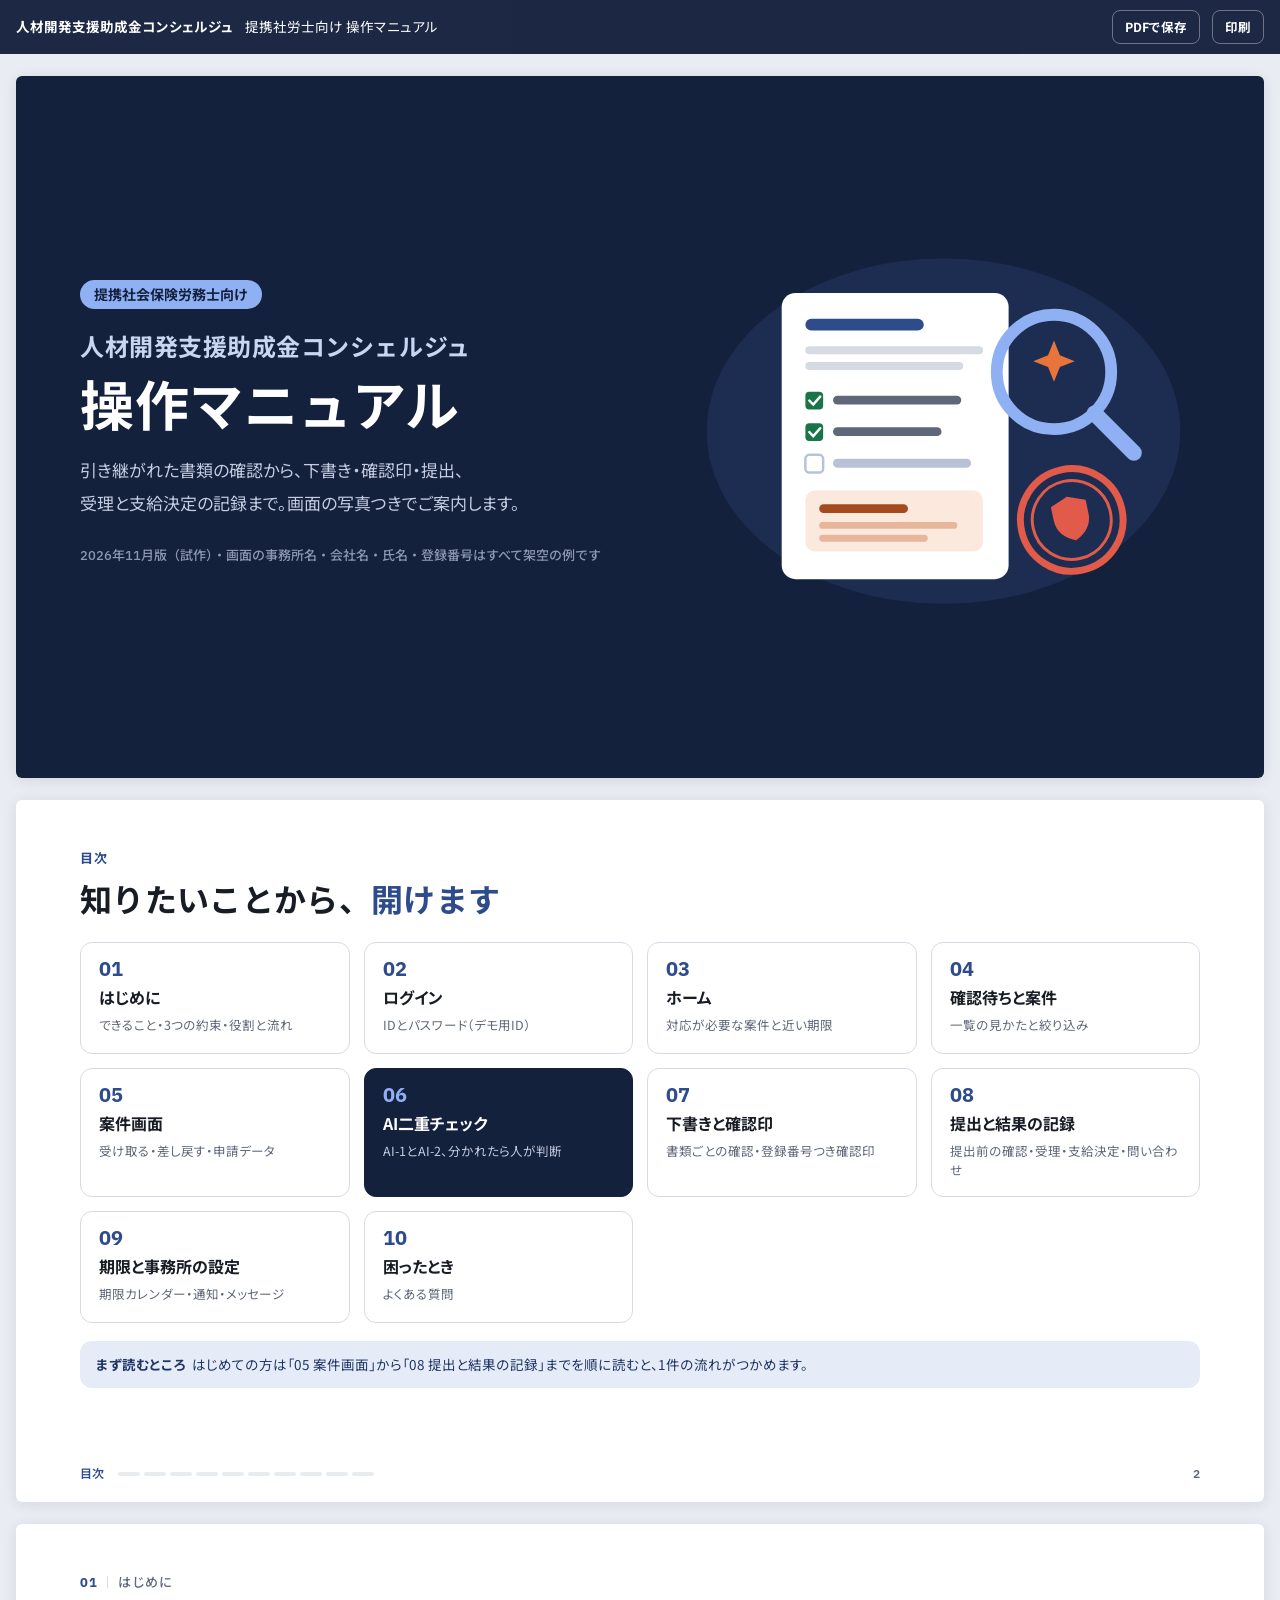
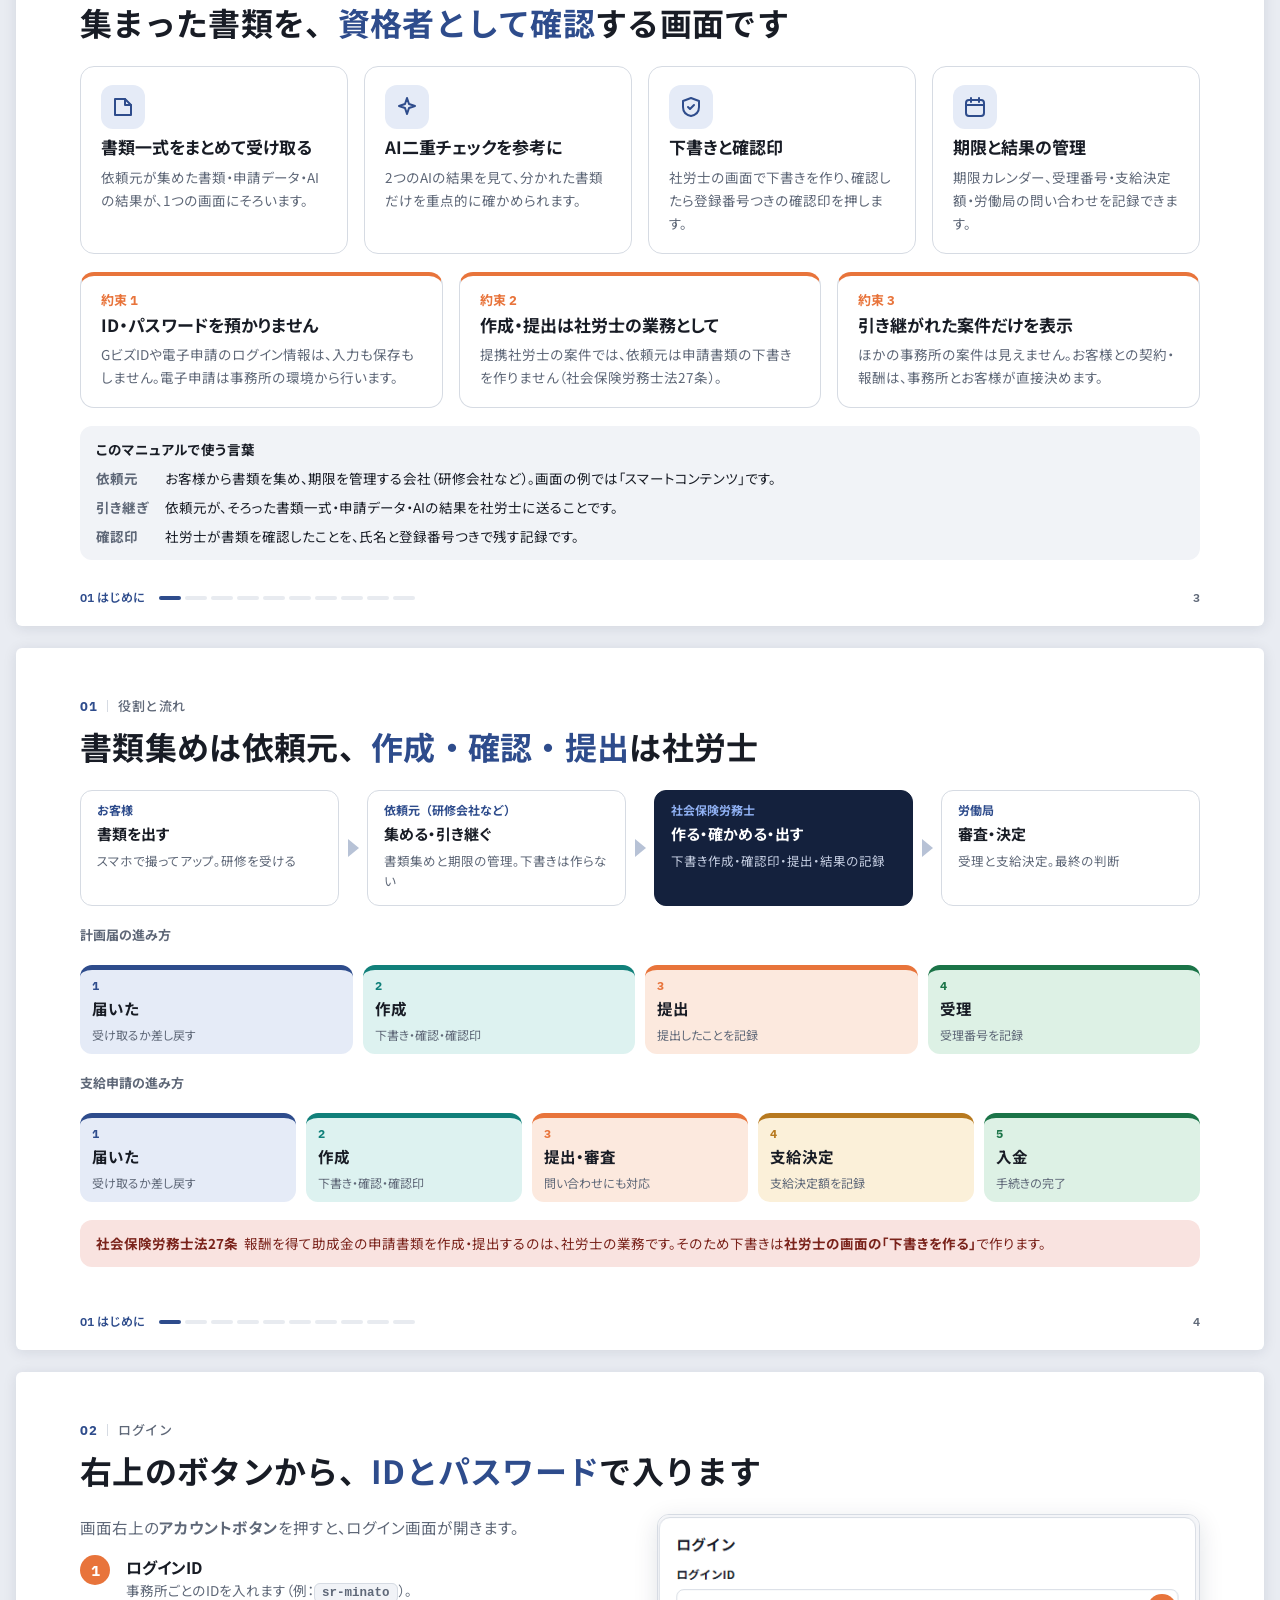
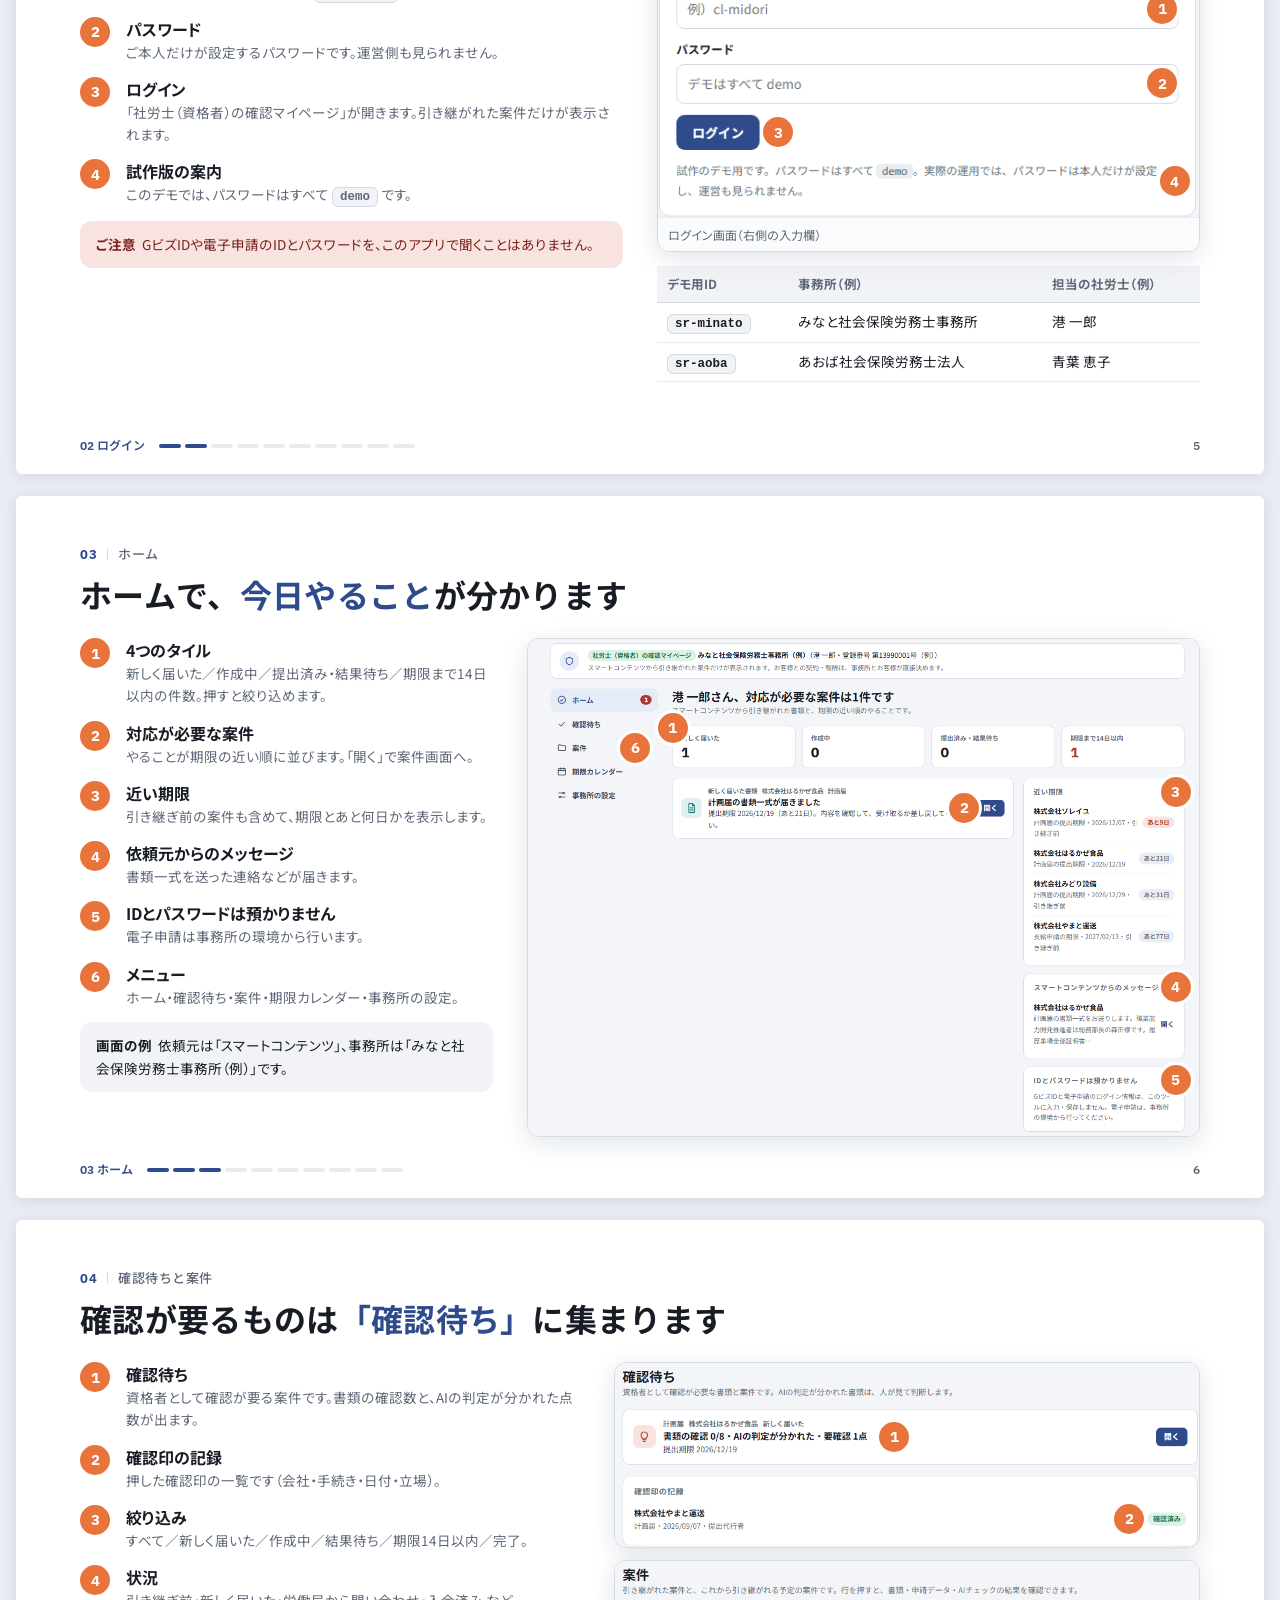
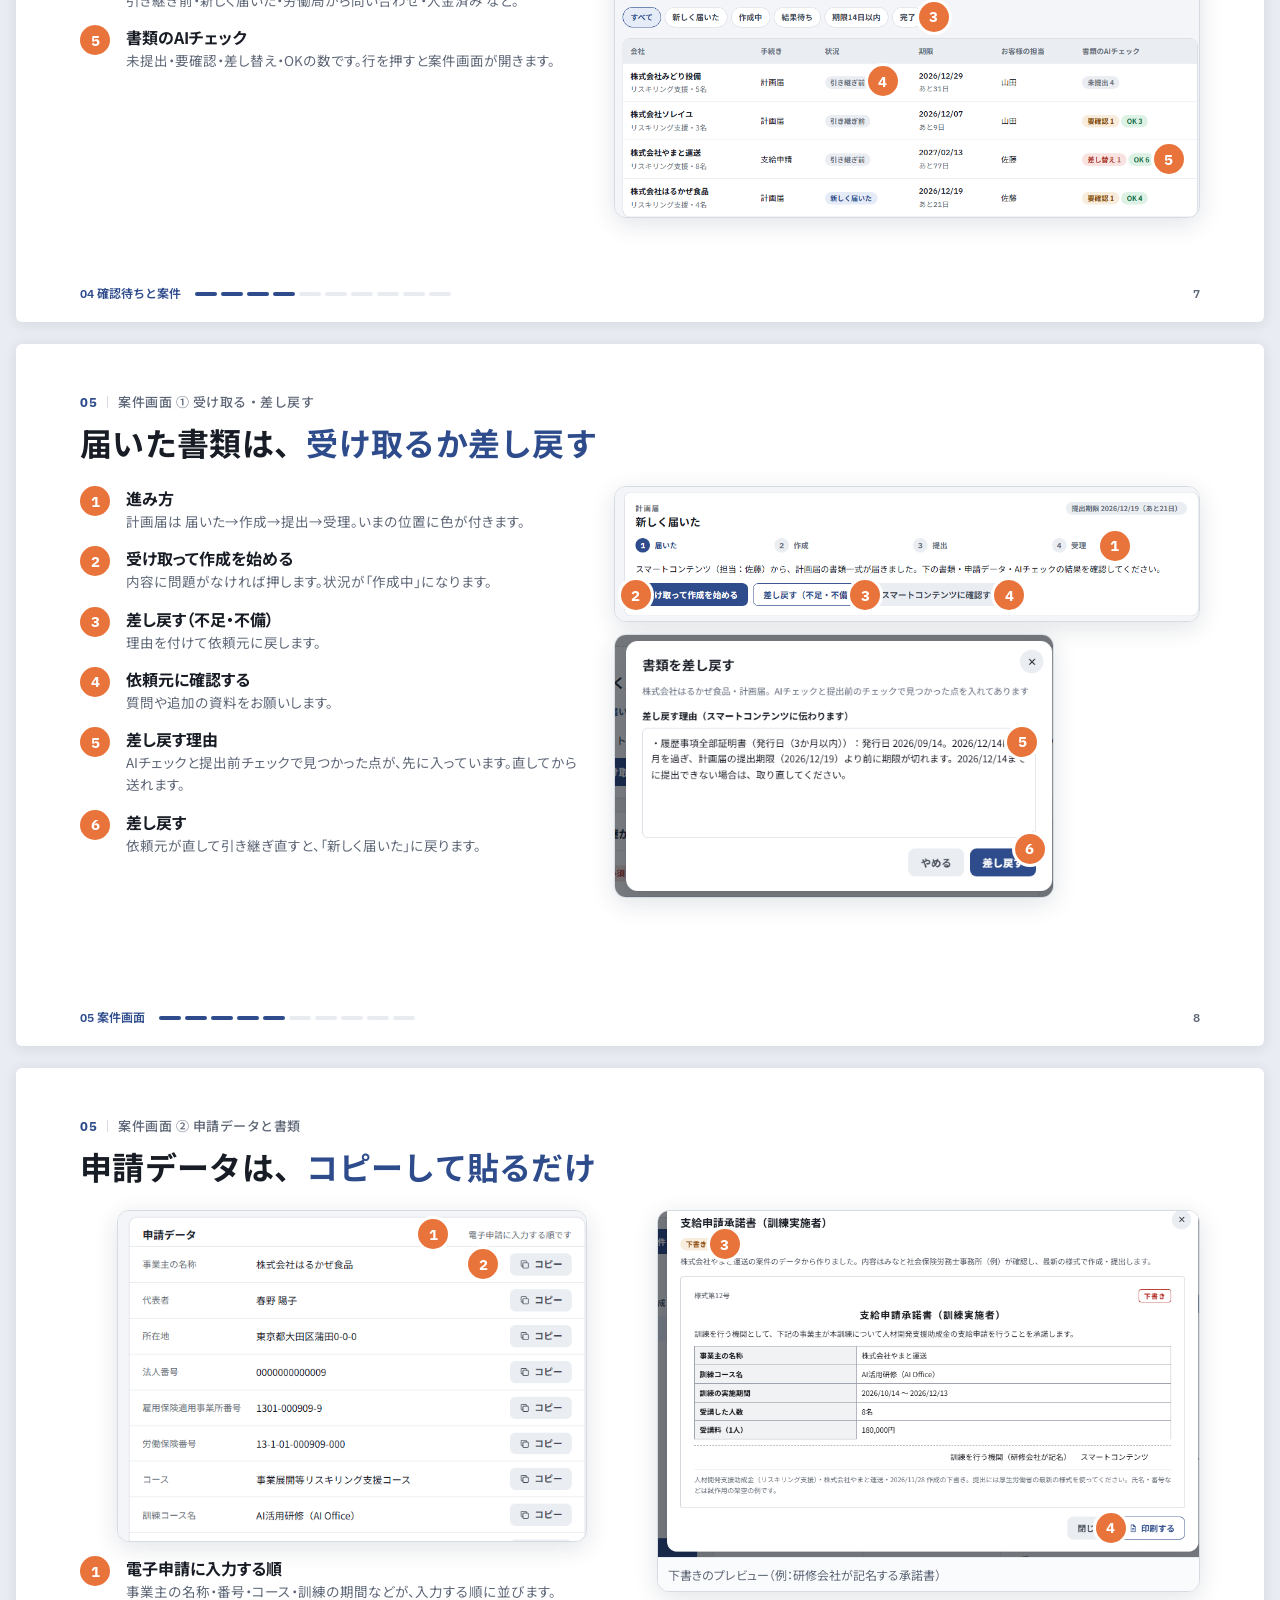
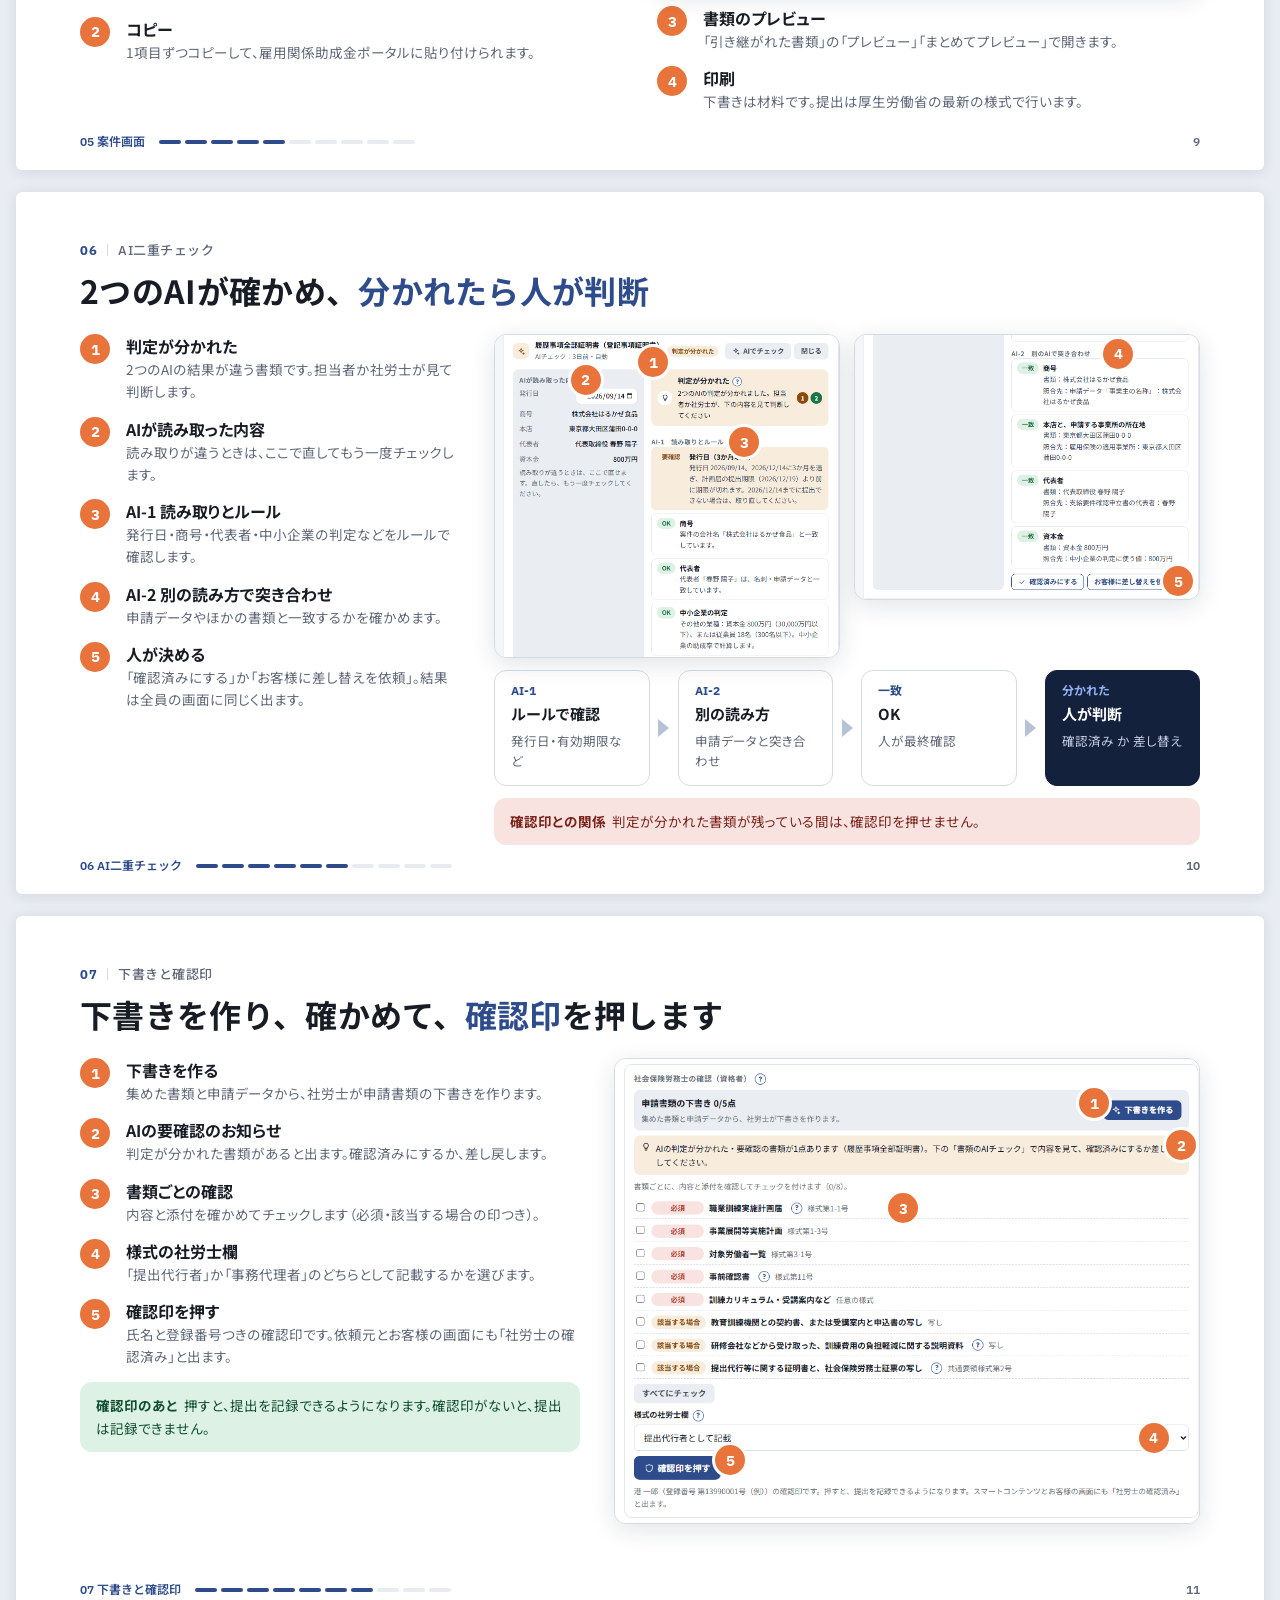
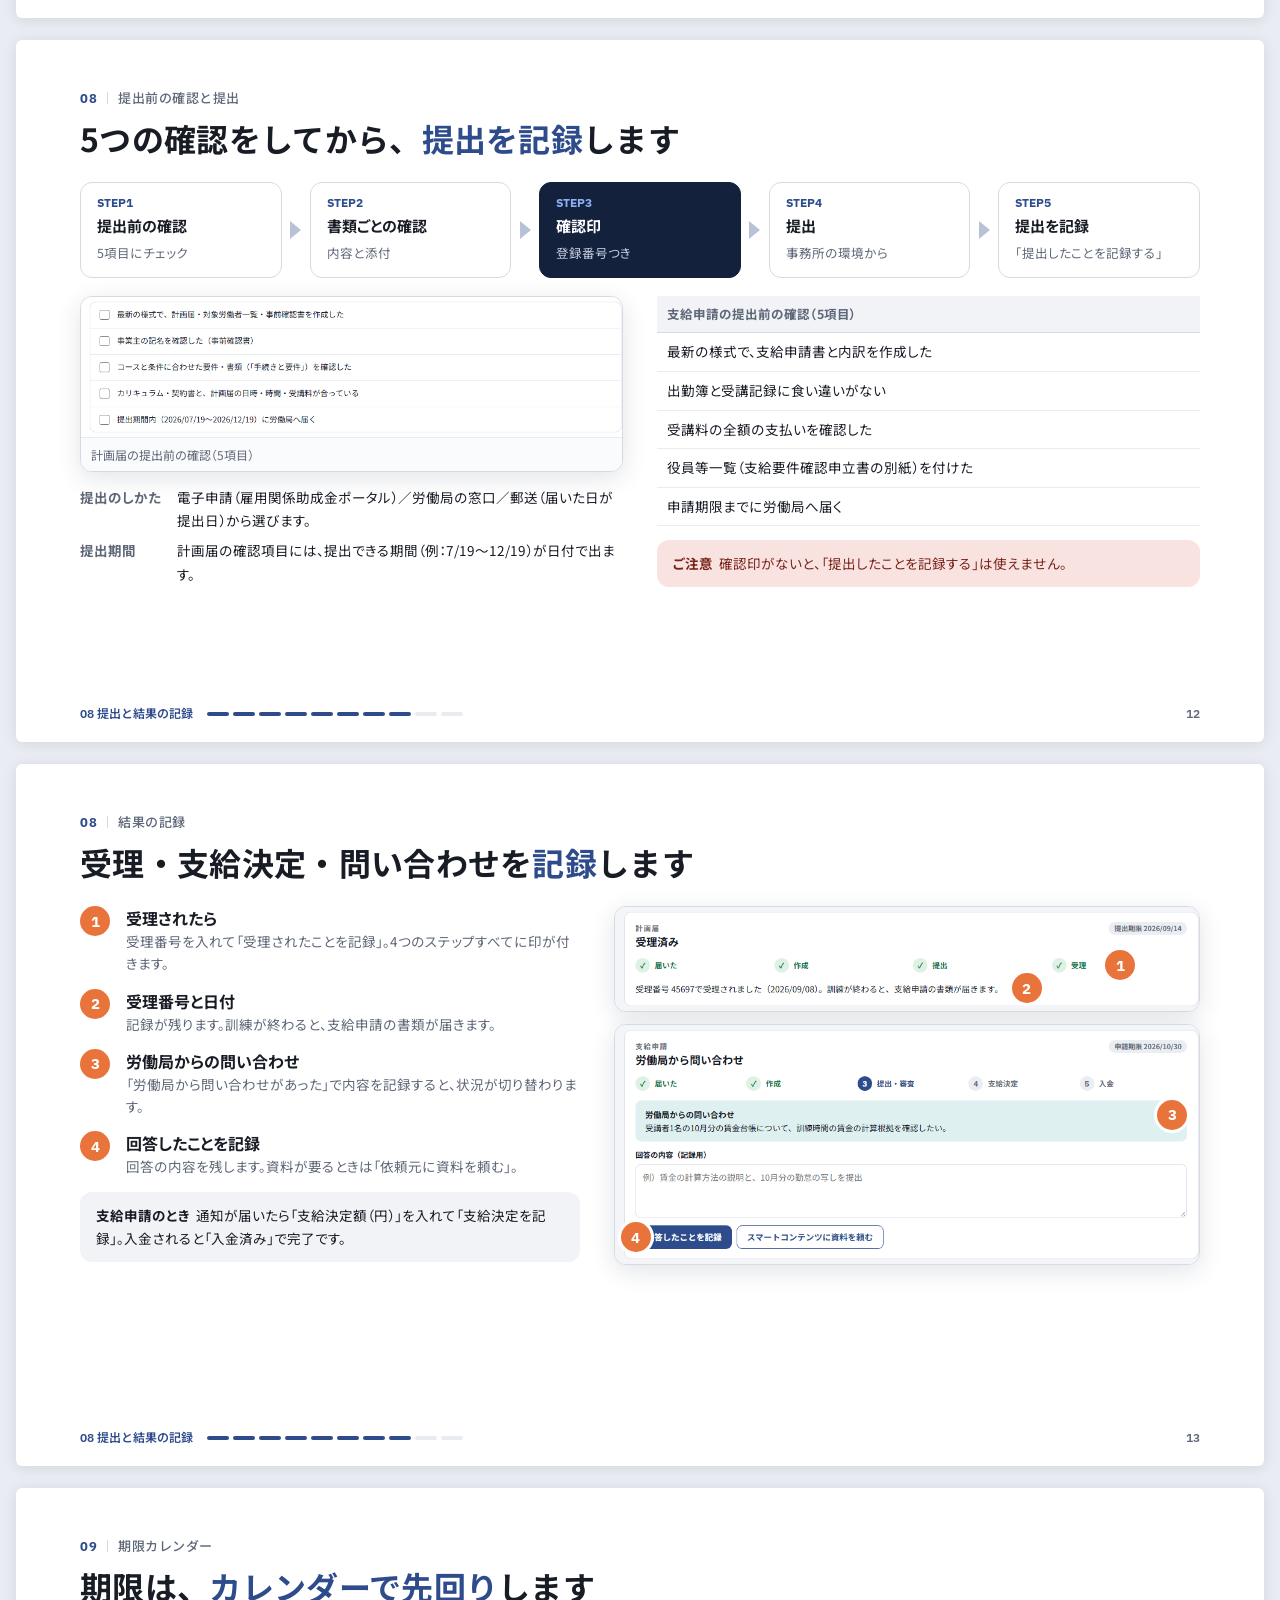
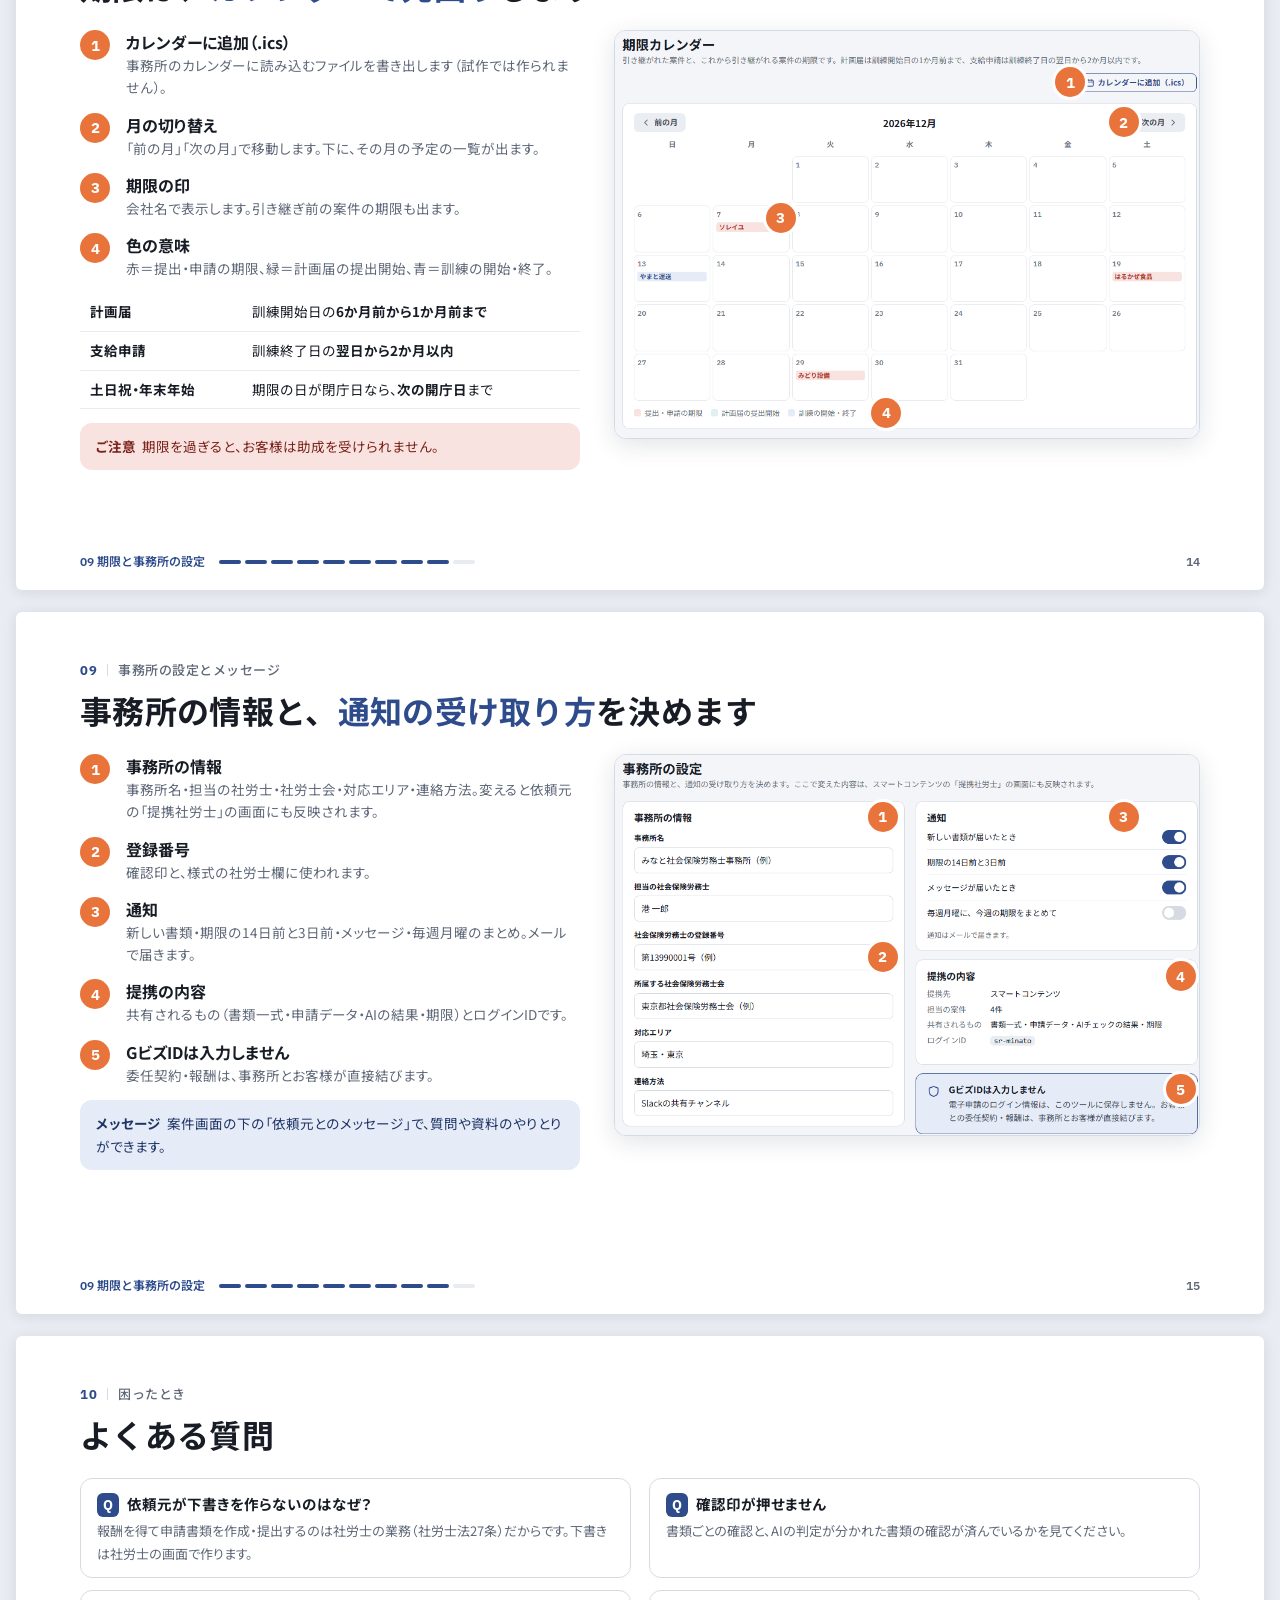
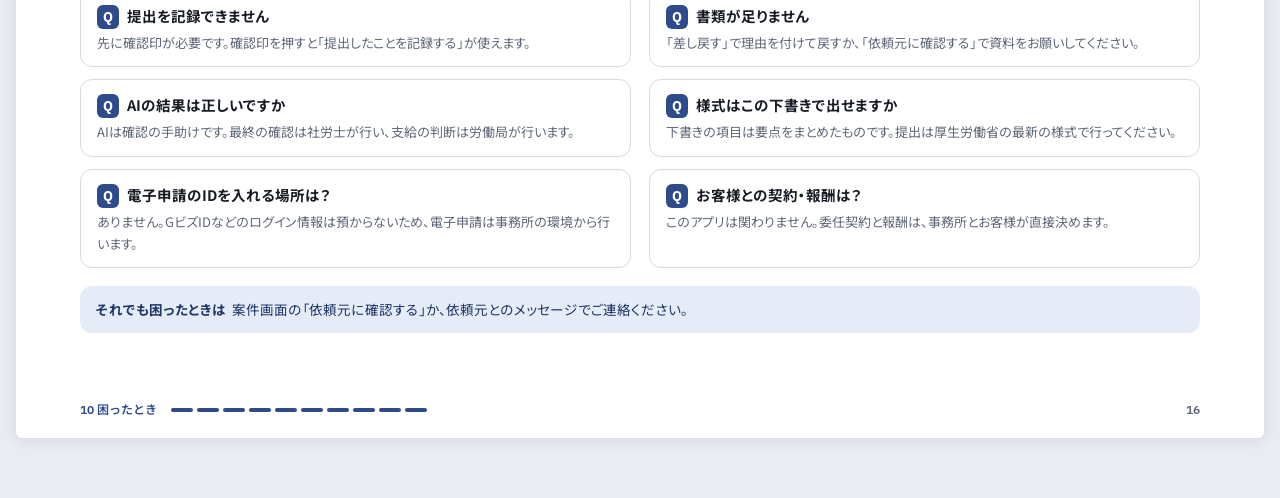
<file: docs/manual-sr.html>
<!doctype html>
<html lang="ja"><head><meta charset="utf-8"><meta name="viewport" content="width=device-width,initial-scale=1">
<title>提携社労士向け操作マニュアル</title><meta name="robots" content="noindex">
<link rel="preconnect" href="https://fonts.googleapis.com"><link rel="preconnect" href="https://fonts.gstatic.com" crossorigin>
<link href="https://fonts.googleapis.com/css2?family=Noto+Sans+JP:wght@400;500;700&family=IBM+Plex+Sans:wght@500;600;700&display=swap" rel="stylesheet">
<link rel="stylesheet" href="doc.css"><link rel="icon" href="../favicon-app-32.png">
<style>
/* 画面写真の切り取り（.cv：aspect-ratio で高さ、margin-top で開始位置） */
.cv{position:relative;overflow:hidden;border-radius:22px;background:#fff}
.cv img{width:100%;max-width:none;border-radius:0!important}
.cv .pin{position:absolute;transform:translate(-50%,-50%);z-index:2}
.shot .cv{border-radius:0}
.phone.w340{width:340px}.phone.w280{width:280px}.phone.w260{width:260px}
.ph-cap{margin-top:10px;text-align:center;font-size:13px;line-height:1.6;color:var(--muted)}
.ph-cap b{display:block;color:var(--fg);font-size:14.5px}
.pcol{display:flex;flex-direction:column;align-items:center;min-width:0}
.idl{display:flex;flex-wrap:wrap;gap:6px}
.idl code,.mono{font:600 12.5px/1.4 ui-monospace,Consolas,monospace;background:var(--sunk);border:1px solid var(--line);border-radius:6px;padding:2px 7px}
.promise .card{border-top:4px solid var(--accent)}
.promise .n{font:700 13px/1 var(--num);color:var(--accent)}
.tl{border:1px solid var(--line);border-radius:14px;padding:14px 18px 8px;background:#fff}
.tl svg{width:100%;height:auto;display:block}
.mini3{display:grid;grid-template-columns:repeat(3,1fr);gap:12px}
.who4{display:grid;grid-template-columns:repeat(4,1fr);gap:12px}
.who4 .card{padding:14px 16px}
.who4 .card h3{font-size:15.5px}
.shots2{display:grid;grid-template-columns:1fr 1fr;gap:14px;align-items:start}
.stk{display:flex;flex-direction:column;gap:12px;min-width:0}
.rowlbl{margin:0;font-size:13px;font-weight:700;color:var(--muted)}
.stages.sm .stage{padding:10px 12px}
@media screen and (max-width:900px){.shots2{grid-template-columns:1fr}}
.calls span b{display:inline;font-size:inherit;line-height:inherit}
@media screen and (max-width:900px){
 .phone.w340,.phone.w280,.phone.w260{width:240px}
 .mini3,.who4{grid-template-columns:1fr}
}
</style>
</head><body>
<div class="topbar noprint"><b>人材開発支援助成金コンシェルジュ</b><span class="t">提携社労士向け 操作マニュアル</span><span class="sp"></span><a href="manual-sr.pdf" download>PDFで保存</a><a href="javascript:print()">印刷</a></div>
<main class="doc">

<section class="pg dark"><div class="cover"><div>
<span class="tag">提携社会保険労務士向け</span>
<h1><small>人材開発支援助成金コンシェルジュ</small>操作マニュアル</h1>
<p>引き継がれた書類の確認から、下書き・確認印・提出、<br>受理と支給決定の記録まで。画面の写真つきでご案内します。</p>
<div class="ver">2026年11月版（試作）・画面の事務所名・会社名・氏名・登録番号はすべて架空の例です</div></div>
<div class="art"><svg viewBox="0 0 520 400" role="img" aria-label="書類の確認と確認印のイラスト">
<ellipse cx="260" cy="210" rx="240" ry="175" fill="#1D2D52"/>
<rect x="96" y="70" width="230" height="290" rx="14" fill="#fff"/>
<rect x="120" y="96" width="120" height="12" rx="6" fill="#2E4C8C"/>
<g fill="#D6DBE3"><rect x="120" y="124" width="180" height="8" rx="4"/><rect x="120" y="140" width="160" height="8" rx="4"/></g>
<g><rect x="120" y="170" width="18" height="18" rx="4" fill="#1B7448"/><path d="M124 179l4 4 7-8" stroke="#fff" stroke-width="2.5" fill="none" stroke-linecap="round"/><rect x="148" y="174" width="130" height="9" rx="4.5" fill="#5F6878"/></g>
<g><rect x="120" y="202" width="18" height="18" rx="4" fill="#1B7448"/><path d="M124 211l4 4 7-8" stroke="#fff" stroke-width="2.5" fill="none" stroke-linecap="round"/><rect x="148" y="206" width="110" height="9" rx="4.5" fill="#5F6878"/></g>
<g><rect x="120" y="234" width="18" height="18" rx="4" fill="none" stroke="#B7C2D6" stroke-width="2.5"/><rect x="148" y="238" width="140" height="9" rx="4.5" fill="#B7C2D6"/></g>
<rect x="120" y="270" width="180" height="62" rx="10" fill="#FCE9DE"/><rect x="134" y="284" width="90" height="9" rx="4.5" fill="#A44A1C"/><rect x="134" y="302" width="140" height="7" rx="3.5" fill="#E8B79B"/><rect x="134" y="315" width="110" height="7" rx="3.5" fill="#E8B79B"/>
<circle cx="372" cy="150" r="58" fill="none" stroke="#8FB0F2" stroke-width="12"/><path d="M413 192l40 40" stroke="#8FB0F2" stroke-width="16" stroke-linecap="round"/>
<path d="M372 118l6 15 15 6-15 6-6 15-6-15-15-6 15-6z" fill="#E8743B"/>
<g transform="rotate(-12 390 300)"><circle cx="390" cy="300" r="52" fill="none" stroke="#E25B4A" stroke-width="7"/><circle cx="390" cy="300" r="40" fill="none" stroke="#E25B4A" stroke-width="3"/><path d="M390 276l18 7v14c0 12-8 20-18 24-10-4-18-12-18-24v-14z" fill="#E25B4A"/></g>
</svg></div></div></section>

<section class="pg" id="toc"><div class="pg-head"><div class="eyebrow">目次</div><h2>知りたいことから、<em>開けます</em></h2></div>
<div class="pg-body"><nav class="toc">
<a href="#s1"><span class="n">01</span><b>はじめに</b><small>できること・3つの約束・役割と流れ</small></a>
<a href="#s2"><span class="n">02</span><b>ログイン</b><small>IDとパスワード（デモ用ID）</small></a>
<a href="#s3"><span class="n">03</span><b>ホーム</b><small>対応が必要な案件と近い期限</small></a>
<a href="#s4"><span class="n">04</span><b>確認待ちと案件</b><small>一覧の見かたと絞り込み</small></a>
<a href="#s5"><span class="n">05</span><b>案件画面</b><small>受け取る・差し戻す・申請データ</small></a>
<a href="#s6" class="hl"><span class="n">06</span><b>AI二重チェック</b><small>AI-1とAI-2、分かれたら人が判断</small></a>
<a href="#s7"><span class="n">07</span><b>下書きと確認印</b><small>書類ごとの確認・登録番号つき確認印</small></a>
<a href="#s8"><span class="n">08</span><b>提出と結果の記録</b><small>提出前の確認・受理・支給決定・問い合わせ</small></a>
<a href="#s9"><span class="n">09</span><b>期限と事務所の設定</b><small>期限カレンダー・通知・メッセージ</small></a>
<a href="#s10"><span class="n">10</span><b>困ったとき</b><small>よくある質問</small></a>
</nav>
<div class="tip"><b>まず読むところ</b>はじめての方は「05 案件画面」から「08 提出と結果の記録」までを順に読むと、1件の流れがつかめます。</div></div>
<div class="pg-foot"><span class="ch">目次</span><span class="dots"><i></i><i></i><i></i><i></i><i></i><i></i><i></i><i></i><i></i><i></i></span></div></section>

<section class="pg" id="s1"><div class="pg-head"><div class="eyebrow"><span class="no">01</span><span class="sep"></span><span class="sub">はじめに</span></div><h2>集まった書類を、<em>資格者として確認</em>する画面です</h2></div>
<div class="pg-body">
<div class="cards c4">
<div class="card"><div class="ic"><svg viewBox="0 0 24 24" fill="none" stroke="currentColor" stroke-width="2" stroke-linecap="round" stroke-linejoin="round"><path d="M4 4h10l6 6v10H4z"/><path d="M14 4v6h6"/></svg></div><h3>書類一式をまとめて受け取る</h3><p>依頼元が集めた書類・申請データ・AIの結果が、1つの画面にそろいます。</p></div>
<div class="card"><div class="ic"><svg viewBox="0 0 24 24" fill="none" stroke="currentColor" stroke-width="2" stroke-linecap="round" stroke-linejoin="round"><path d="M12 3l2 6 6 2-6 2-2 6-2-6-6-2 6-2z"/></svg></div><h3>AI二重チェックを参考に</h3><p>2つのAIの結果を見て、分かれた書類だけを重点的に確かめられます。</p></div>
<div class="card"><div class="ic"><svg viewBox="0 0 24 24" fill="none" stroke="currentColor" stroke-width="2" stroke-linecap="round" stroke-linejoin="round"><path d="M12 3l8 3v6c0 5-3.5 8-8 9-4.5-1-8-4-8-9V6z"/><path d="M9 12l2 2 4-4"/></svg></div><h3>下書きと確認印</h3><p>社労士の画面で下書きを作り、確認したら登録番号つきの確認印を押します。</p></div>
<div class="card"><div class="ic"><svg viewBox="0 0 24 24" fill="none" stroke="currentColor" stroke-width="2" stroke-linecap="round" stroke-linejoin="round"><rect x="3" y="5" width="18" height="16" rx="3"/><path d="M3 10h18M8 3v4M16 3v4"/></svg></div><h3>期限と結果の管理</h3><p>期限カレンダー、受理番号・支給決定額・労働局の問い合わせを記録できます。</p></div>
</div>
<div class="cards promise">
<div class="card"><span class="n">約束 1</span><h3>ID・パスワードを預かりません</h3><p>GビズIDや電子申請のログイン情報は、入力も保存もしません。電子申請は事務所の環境から行います。</p></div>
<div class="card"><span class="n">約束 2</span><h3>作成・提出は社労士の業務として</h3><p>提携社労士の案件では、依頼元は申請書類の下書きを作りません（社会保険労務士法27条）。</p></div>
<div class="card"><span class="n">約束 3</span><h3>引き継がれた案件だけを表示</h3><p>ほかの事務所の案件は見えません。お客様との契約・報酬は、事務所とお客様が直接決めます。</p></div>
</div>
<div class="note"><b>このマニュアルで使う言葉</b><dl class="kv" style="margin-top:6px"><dt>依頼元</dt><dd>お客様から書類を集め、期限を管理する会社（研修会社など）。画面の例では「スマートコンテンツ」です。</dd><dt>引き継ぎ</dt><dd>依頼元が、そろった書類一式・申請データ・AIの結果を社労士に送ることです。</dd><dt>確認印</dt><dd>社労士が書類を確認したことを、氏名と登録番号つきで残す記録です。</dd></dl></div>
</div>
<div class="pg-foot"><span class="ch">01 はじめに</span><span class="dots"><i class="on"></i><i></i><i></i><i></i><i></i><i></i><i></i><i></i><i></i><i></i></span></div></section>

<section class="pg"><div class="pg-head"><div class="eyebrow"><span class="no">01</span><span class="sep"></span><span class="sub">役割と流れ</span></div><h2>書類集めは依頼元、<em>作成・確認・提出</em>は社労士</h2></div>
<div class="pg-body">
<div class="flow">
<div class="fs"><span class="k">お客様</span><b>書類を出す</b><small>スマホで撮ってアップ。研修を受ける</small></div><div class="ar"></div>
<div class="fs"><span class="k">依頼元（研修会社など）</span><b>集める・引き継ぐ</b><small>書類集めと期限の管理。下書きは作らない</small></div><div class="ar"></div>
<div class="fs hl"><span class="k">社会保険労務士</span><b>作る・確かめる・出す</b><small>下書き作成・確認印・提出・結果の記録</small></div><div class="ar"></div>
<div class="fs"><span class="k">労働局</span><b>審査・決定</b><small>受理と支給決定。最終の判断</small></div>
</div>
<p class="rowlbl">計画届の進み方</p>
<div class="stages sm" style="--n:4">
<div class="stage s1"><span class="sn">1</span><b>届いた</b><small>受け取るか差し戻す</small></div>
<div class="stage s2"><span class="sn">2</span><b>作成</b><small>下書き・確認・確認印</small></div>
<div class="stage s4"><span class="sn">3</span><b>提出</b><small>提出したことを記録</small></div>
<div class="stage s5"><span class="sn">4</span><b>受理</b><small>受理番号を記録</small></div>
</div>
<p class="rowlbl">支給申請の進み方</p>
<div class="stages sm" style="--n:5">
<div class="stage s1"><span class="sn">1</span><b>届いた</b><small>受け取るか差し戻す</small></div>
<div class="stage s2"><span class="sn">2</span><b>作成</b><small>下書き・確認・確認印</small></div>
<div class="stage s4"><span class="sn">3</span><b>提出・審査</b><small>問い合わせにも対応</small></div>
<div class="stage s6"><span class="sn">4</span><b>支給決定</b><small>支給決定額を記録</small></div>
<div class="stage s5"><span class="sn">5</span><b>入金</b><small>手続きの完了</small></div>
</div>
<div class="warn"><b>社会保険労務士法27条</b>報酬を得て助成金の申請書類を作成・提出するのは、社労士の業務です。そのため下書きは<b>社労士の画面の「下書きを作る」</b>で作ります。</div>
</div>
<div class="pg-foot"><span class="ch">01 はじめに</span><span class="dots"><i class="on"></i><i></i><i></i><i></i><i></i><i></i><i></i><i></i><i></i><i></i></span></div></section>

<section class="pg" id="s2"><div class="pg-head"><div class="eyebrow"><span class="no">02</span><span class="sep"></span><span class="sub">ログイン</span></div><h2>右上のボタンから、<em>IDとパスワード</em>で入ります</h2></div>
<div class="pg-body"><div class="split even">
<div class="col">
<p class="lead" style="margin:0">画面右上の<b>アカウントボタン</b>を押すと、ログイン画面が開きます。</p>
<ol class="calls">
<li><i>1</i><div><b>ログインID</b><span>事務所ごとのIDを入れます（例：<code class="mono">sr-minato</code>）。</span></div></li>
<li><i>2</i><div><b>パスワード</b><span>ご本人だけが設定するパスワードです。運営側も見られません。</span></div></li>
<li><i>3</i><div><b>ログイン</b><span>「社労士（資格者）の確認マイページ」が開きます。引き継がれた案件だけが表示されます。</span></div></li>
<li><i>4</i><div><b>試作版の案内</b><span>このデモでは、パスワードはすべて <code class="mono">demo</code> です。</span></div></li>
</ol>
<div class="warn"><b>ご注意</b>GビズIDや電子申請のIDとパスワードを、このアプリで聞くことはありません。</div>
</div>
<div class="col">
<figure class="shot"><div class="cv" style="aspect-ratio:585/327"><img src="img/xa-login.png" alt="ログイン画面" style="width:213.5%;margin-left:-109.4%;margin-top:-12.82%">
<span class="pin" style="left:93.2%;top:30.9%">1</span><span class="pin" style="left:93.2%;top:55.7%">2</span><span class="pin" style="left:22.2%;top:71.9%">3</span><span class="pin" style="left:95.5%;top:88%">4</span></div><figcaption>ログイン画面（右側の入力欄）</figcaption></figure>
<table class="tbl"><thead><tr><th>デモ用ID</th><th>事務所（例）</th><th>担当の社労士（例）</th></tr></thead><tbody>
<tr><td><code class="mono">sr-minato</code></td><td>みなと社会保険労務士事務所</td><td>港 一郎</td></tr>
<tr><td><code class="mono">sr-aoba</code></td><td>あおば社会保険労務士法人</td><td>青葉 恵子</td></tr>
</tbody></table>
</div>
</div></div>
<div class="pg-foot"><span class="ch">02 ログイン</span><span class="dots"><i class="on"></i><i class="on"></i><i></i><i></i><i></i><i></i><i></i><i></i><i></i><i></i></span></div></section>

<section class="pg" id="s3"><div class="pg-head"><div class="eyebrow"><span class="no">03</span><span class="sep"></span><span class="sub">ホーム</span></div><h2>ホームで、<em>今日やること</em>が分かります</h2></div>
<div class="pg-body"><div class="split" style="grid-template-columns:minmax(0,.76fr) minmax(0,1.24fr)">
<div class="col"><ol class="calls">
<li><i>1</i><div><b>4つのタイル</b><span>新しく届いた／作成中／提出済み・結果待ち／期限まで14日以内の件数。押すと絞り込めます。</span></div></li>
<li><i>2</i><div><b>対応が必要な案件</b><span>やることが期限の近い順に並びます。「開く」で案件画面へ。</span></div></li>
<li><i>3</i><div><b>近い期限</b><span>引き継ぎ前の案件も含めて、期限とあと何日かを表示します。</span></div></li>
<li><i>4</i><div><b>依頼元からのメッセージ</b><span>書類一式を送った連絡などが届きます。</span></div></li>
<li><i>5</i><div><b>IDとパスワードは預かりません</b><span>電子申請は事務所の環境から行います。</span></div></li>
<li><i>6</i><div><b>メニュー</b><span>ホーム・確認待ち・案件・期限カレンダー・事務所の設定。</span></div></li>
</ol>
<div class="note"><b>画面の例</b>依頼元は「スマートコンテンツ」、事務所は「みなと社会保険労務士事務所（例）」です。</div></div>
<figure class="shot"><img src="img/r-home.png" alt="社労士のホーム画面">
<span class="pin" style="left:21.6%;top:17.9%">1</span><span class="pin" style="left:65%;top:34%">2</span><span class="pin" style="left:96.5%;top:30.7%">3</span><span class="pin" style="left:96.5%;top:70%">4</span><span class="pin" style="left:96.5%;top:88.7%">5</span><span class="pin" style="left:16%;top:21.9%">6</span></figure>
</div></div>
<div class="pg-foot"><span class="ch">03 ホーム</span><span class="dots"><i class="on"></i><i class="on"></i><i class="on"></i><i></i><i></i><i></i><i></i><i></i><i></i><i></i></span></div></section>

<section class="pg" id="s4"><div class="pg-head"><div class="eyebrow"><span class="no">04</span><span class="sep"></span><span class="sub">確認待ちと案件</span></div><h2>確認が要るものは<em>「確認待ち」</em>に集まります</h2></div>
<div class="pg-body"><div class="split">
<div class="col"><ol class="calls">
<li><i>1</i><div><b>確認待ち</b><span>資格者として確認が要る案件です。書類の確認数と、AIの判定が分かれた点数が出ます。</span></div></li>
<li><i>2</i><div><b>確認印の記録</b><span>押した確認印の一覧です（会社・手続き・日付・立場）。</span></div></li>
<li><i>3</i><div><b>絞り込み</b><span>すべて／新しく届いた／作成中／結果待ち／期限14日以内／完了。</span></div></li>
<li><i>4</i><div><b>状況</b><span>引き継ぎ前・新しく届いた・労働局から問い合わせ・入金済み など。</span></div></li>
<li><i>5</i><div><b>書類のAIチェック</b><span>未提出・要確認・差し替え・OKの数です。行を押すと案件画面が開きます。</span></div></li>
</ol></div>
<div class="stk">
<figure class="shot"><div class="cv" style="aspect-ratio:970/305"><img src="img/r-conf.png" alt="確認待ちの画面" style="width:130.31%;margin-left:-26.29%;margin-top:-8.76%">
<span class="pin" style="left:47.9%;top:40%">1</span><span class="pin" style="left:88.1%;top:84.6%">2</span></div></figure>
<figure class="shot"><div class="cv" style="aspect-ratio:970/425"><img src="img/r-cases.png" alt="案件の一覧" style="width:130.31%;margin-left:-26.29%;margin-top:-8.76%">
<span class="pin" style="left:54.6%;top:21.9%">3</span><span class="pin" style="left:45.9%;top:47.1%">4</span><span class="pin" style="left:94.8%;top:77.4%">5</span></div></figure>
</div>
</div></div>
<div class="pg-foot"><span class="ch">04 確認待ちと案件</span><span class="dots"><i class="on"></i><i class="on"></i><i class="on"></i><i class="on"></i><i></i><i></i><i></i><i></i><i></i><i></i></span></div></section>

<section class="pg" id="s5"><div class="pg-head"><div class="eyebrow"><span class="no">05</span><span class="sep"></span><span class="sub">案件画面 ① 受け取る・差し戻す</span></div><h2>届いた書類は、<em>受け取るか差し戻す</em></h2></div>
<div class="pg-body"><div class="split">
<div class="col"><ol class="calls">
<li><i>1</i><div><b>進み方</b><span>計画届は 届いた→作成→提出→受理。いまの位置に色が付きます。</span></div></li>
<li><i>2</i><div><b>受け取って作成を始める</b><span>内容に問題がなければ押します。状況が「作成中」になります。</span></div></li>
<li><i>3</i><div><b>差し戻す（不足・不備）</b><span>理由を付けて依頼元に戻します。</span></div></li>
<li><i>4</i><div><b>依頼元に確認する</b><span>質問や追加の資料をお願いします。</span></div></li>
<li><i>5</i><div><b>差し戻す理由</b><span>AIチェックと提出前チェックで見つかった点が、先に入っています。直してから送れます。</span></div></li>
<li><i>6</i><div><b>差し戻す</b><span>依頼元が直して引き継ぎ直すと、「新しく届いた」に戻ります。</span></div></li>
</ol></div>
<div class="stk">
<figure class="shot"><img src="img/xa-r-new.png" alt="新しく届いた案件の操作">
<span class="pin" style="left:85.6%;top:43.5%">1</span><span class="pin" style="left:3.6%;top:80.7%">2</span><span class="pin" style="left:42.9%;top:80.7%">3</span><span class="pin" style="left:67.5%;top:80.7%">4</span></figure>
<figure class="shot" style="width:440px;max-width:100%"><img src="img/xa-r-back.png" alt="書類を差し戻す画面">
<span class="pin" style="left:93.1%;top:40.7%">5</span><span class="pin" style="left:94.8%;top:81.5%">6</span></figure>
</div>
</div></div>
<div class="pg-foot"><span class="ch">05 案件画面</span><span class="dots"><i class="on"></i><i class="on"></i><i class="on"></i><i class="on"></i><i class="on"></i><i></i><i></i><i></i><i></i><i></i></span></div></section>

<section class="pg"><div class="pg-head"><div class="eyebrow"><span class="no">05</span><span class="sep"></span><span class="sub">案件画面 ② 申請データと書類</span></div><h2>申請データは、<em>コピーして貼るだけ</em></h2></div>
<div class="pg-body"><div class="split even">
<div class="col">
<figure class="shot" style="width:470px;max-width:100%;align-self:center"><div class="cv" style="aspect-ratio:652/460"><img src="img/xa-r-data.png" alt="申請データ">
<span class="pin" style="left:67.5%;top:7%">1</span><span class="pin" style="left:78.2%;top:16.1%">2</span></div></figure>
<ol class="calls">
<li><i>1</i><div><b>電子申請に入力する順</b><span>事業主の名称・番号・コース・訓練の期間などが、入力する順に並びます。</span></div></li>
<li><i>2</i><div><b>コピー</b><span>1項目ずつコピーして、雇用関係助成金ポータルに貼り付けられます。</span></div></li>
</ol></div>
<div class="col">
<figure class="shot"><div class="cv" style="aspect-ratio:896/573"><img src="img/s-fview.png" alt="申請書類の下書きのプレビュー" style="margin-top:-2.46%">
<span class="pin" style="left:12.3%;top:9.6%">3</span><span class="pin" style="left:83.7%;top:91.6%">4</span></div><figcaption>下書きのプレビュー（例：研修会社が記名する承諾書）</figcaption></figure>
<ol class="calls">
<li><i>3</i><div><b>書類のプレビュー</b><span>「引き継がれた書類」の「プレビュー」「まとめてプレビュー」で開きます。</span></div></li>
<li><i>4</i><div><b>印刷</b><span>下書きは材料です。提出は厚生労働省の最新の様式で行います。</span></div></li>
</ol></div>
</div></div>
<div class="pg-foot"><span class="ch">05 案件画面</span><span class="dots"><i class="on"></i><i class="on"></i><i class="on"></i><i class="on"></i><i class="on"></i><i></i><i></i><i></i><i></i><i></i></span></div></section>

<section class="pg" id="s6"><div class="pg-head"><div class="eyebrow"><span class="no">06</span><span class="sep"></span><span class="sub">AI二重チェック</span></div><h2>2つのAIが確かめ、<em>分かれたら人が判断</em></h2></div>
<div class="pg-body"><div class="split wide">
<div class="col"><ol class="calls">
<li><i>1</i><div><b>判定が分かれた</b><span>2つのAIの結果が違う書類です。担当者か社労士が見て判断します。</span></div></li>
<li><i>2</i><div><b>AIが読み取った内容</b><span>読み取りが違うときは、ここで直してもう一度チェックします。</span></div></li>
<li><i>3</i><div><b>AI-1 読み取りとルール</b><span>発行日・商号・代表者・中小企業の判定などをルールで確認します。</span></div></li>
<li><i>4</i><div><b>AI-2 別の読み方で突き合わせ</b><span>申請データやほかの書類と一致するかを確かめます。</span></div></li>
<li><i>5</i><div><b>人が決める</b><span>「確認済みにする」か「お客様に差し替えを依頼」。結果は全員の画面に同じく出ます。</span></div></li>
</ol></div>
<div class="stk">
<div class="shots2">
<figure class="shot"><div class="cv" style="aspect-ratio:652/610"><img src="img/xa-r-ai.png" alt="AIチェックの結果（AI-1）" style="margin-top:-19.94%">
<span class="pin" style="left:46%;top:8.5%">1</span><span class="pin" style="left:26.4%;top:13.9%">2</span><span class="pin" style="left:72.5%;top:33.3%">3</span></div></figure>
<figure class="shot"><div class="cv" style="aspect-ratio:652/500"><img src="img/xa-r-ai.png" alt="AIチェックの結果（AI-2と確認ボタン）" style="margin-top:-111.2%">
<span class="pin" style="left:76.5%;top:7%">4</span><span class="pin" style="left:94%;top:93.4%">5</span></div></figure>
</div>
<div class="flow"><div class="fs"><span class="k">AI-1</span><b>ルールで確認</b><small>発行日・有効期限など</small></div><div class="ar"></div><div class="fs"><span class="k">AI-2</span><b>別の読み方</b><small>申請データと突き合わせ</small></div><div class="ar"></div><div class="fs"><span class="k">一致</span><b>OK</b><small>人が最終確認</small></div><div class="ar"></div><div class="fs hl"><span class="k">分かれた</span><b>人が判断</b><small>確認済み か 差し替え</small></div></div>
<div class="warn"><b>確認印との関係</b>判定が分かれた書類が残っている間は、確認印を押せません。</div>
</div>
</div></div>
<div class="pg-foot"><span class="ch">06 AI二重チェック</span><span class="dots"><i class="on"></i><i class="on"></i><i class="on"></i><i class="on"></i><i class="on"></i><i class="on"></i><i></i><i></i><i></i><i></i></span></div></section>

<section class="pg" id="s7"><div class="pg-head"><div class="eyebrow"><span class="no">07</span><span class="sep"></span><span class="sub">下書きと確認印</span></div><h2>下書きを作り、確かめて、<em>確認印</em>を押します</h2></div>
<div class="pg-body"><div class="split">
<div class="col"><ol class="calls">
<li><i>1</i><div><b>下書きを作る</b><span>集めた書類と申請データから、社労士が申請書類の下書きを作ります。</span></div></li>
<li><i>2</i><div><b>AIの要確認のお知らせ</b><span>判定が分かれた書類があると出ます。確認済みにするか、差し戻します。</span></div></li>
<li><i>3</i><div><b>書類ごとの確認</b><span>内容と添付を確かめてチェックします（必須・該当する場合の印つき）。</span></div></li>
<li><i>4</i><div><b>様式の社労士欄</b><span>「提出代行者」か「事務代理者」のどちらとして記載するかを選びます。</span></div></li>
<li><i>5</i><div><b>確認印を押す</b><span>氏名と登録番号つきの確認印です。依頼元とお客様の画面にも「社労士の確認済み」と出ます。</span></div></li>
</ol>
<div class="good"><b>確認印のあと</b>押すと、提出を記録できるようになります。確認印がないと、提出は記録できません。</div></div>
<figure class="shot"><img src="img/r-confbox.png" alt="社会保険労務士の確認の欄">
<span class="pin" style="left:82.1%;top:9.5%">1</span><span class="pin" style="left:97%;top:18.6%">2</span><span class="pin" style="left:49.4%;top:32.2%">3</span><span class="pin" style="left:92.3%;top:81.6%">4</span><span class="pin" style="left:19.8%;top:86.5%">5</span></figure>
</div></div>
<div class="pg-foot"><span class="ch">07 下書きと確認印</span><span class="dots"><i class="on"></i><i class="on"></i><i class="on"></i><i class="on"></i><i class="on"></i><i class="on"></i><i class="on"></i><i></i><i></i><i></i></span></div></section>

<section class="pg" id="s8"><div class="pg-head"><div class="eyebrow"><span class="no">08</span><span class="sep"></span><span class="sub">提出前の確認と提出</span></div><h2>5つの確認をしてから、<em>提出を記録</em>します</h2></div>
<div class="pg-body">
<div class="flow"><div class="fs"><span class="k">STEP1</span><b>提出前の確認</b><small>5項目にチェック</small></div><div class="ar"></div><div class="fs"><span class="k">STEP2</span><b>書類ごとの確認</b><small>内容と添付</small></div><div class="ar"></div><div class="fs hl"><span class="k">STEP3</span><b>確認印</b><small>登録番号つき</small></div><div class="ar"></div><div class="fs"><span class="k">STEP4</span><b>提出</b><small>事務所の環境から</small></div><div class="ar"></div><div class="fs"><span class="k">STEP5</span><b>提出を記録</b><small>「提出したことを記録する」</small></div></div>
<div class="split even">
<div class="col">
<figure class="shot"><img src="img/xa-r-chk.png" alt="計画届の提出前の確認"><figcaption>計画届の提出前の確認（5項目）</figcaption></figure>
<dl class="kv"><dt>提出のしかた</dt><dd>電子申請（雇用関係助成金ポータル）／労働局の窓口／郵送（届いた日が提出日）から選びます。</dd><dt>提出期間</dt><dd>計画届の確認項目には、提出できる期間（例：7/19〜12/19）が日付で出ます。</dd></dl>
</div>
<div class="col">
<table class="tbl"><thead><tr><th>支給申請の提出前の確認（5項目）</th></tr></thead><tbody>
<tr><td>最新の様式で、支給申請書と内訳を作成した</td></tr>
<tr><td>出勤簿と受講記録に食い違いがない</td></tr>
<tr><td>受講料の全額の支払いを確認した</td></tr>
<tr><td>役員等一覧（支給要件確認申立書の別紙）を付けた</td></tr>
<tr><td>申請期限までに労働局へ届く</td></tr>
</tbody></table>
<div class="warn"><b>ご注意</b>確認印がないと、「提出したことを記録する」は使えません。</div>
</div>
</div></div>
<div class="pg-foot"><span class="ch">08 提出と結果の記録</span><span class="dots"><i class="on"></i><i class="on"></i><i class="on"></i><i class="on"></i><i class="on"></i><i class="on"></i><i class="on"></i><i class="on"></i><i></i><i></i></span></div></section>

<section class="pg"><div class="pg-head"><div class="eyebrow"><span class="no">08</span><span class="sep"></span><span class="sub">結果の記録</span></div><h2>受理・支給決定・問い合わせを<em>記録</em>します</h2></div>
<div class="pg-body"><div class="split">
<div class="col"><ol class="calls">
<li><i>1</i><div><b>受理されたら</b><span>受理番号を入れて「受理されたことを記録」。4つのステップすべてに印が付きます。</span></div></li>
<li><i>2</i><div><b>受理番号と日付</b><span>記録が残ります。訓練が終わると、支給申請の書類が届きます。</span></div></li>
<li><i>3</i><div><b>労働局からの問い合わせ</b><span>「労働局から問い合わせがあった」で内容を記録すると、状況が切り替わります。</span></div></li>
<li><i>4</i><div><b>回答したことを記録</b><span>回答の内容を残します。資料が要るときは「依頼元に資料を頼む」。</span></div></li>
</ol>
<div class="note"><b>支給申請のとき</b>通知が届いたら「支給決定額（円）」を入れて「支給決定を記録」。入金されると「入金済み」で完了です。</div></div>
<div class="stk">
<figure class="shot"><img src="img/r-stamp.png" alt="計画届が受理済みの表示">
<span class="pin" style="left:86.5%;top:56%">1</span><span class="pin" style="left:70.5%;top:78%">2</span></figure>
<figure class="shot"><img src="img/xa-r-ask.png" alt="労働局からの問い合わせの表示">
<span class="pin" style="left:95.4%;top:37.4%">3</span><span class="pin" style="left:3.6%;top:88.9%">4</span></figure>
</div>
</div></div>
<div class="pg-foot"><span class="ch">08 提出と結果の記録</span><span class="dots"><i class="on"></i><i class="on"></i><i class="on"></i><i class="on"></i><i class="on"></i><i class="on"></i><i class="on"></i><i class="on"></i><i></i><i></i></span></div></section>

<section class="pg" id="s9"><div class="pg-head"><div class="eyebrow"><span class="no">09</span><span class="sep"></span><span class="sub">期限カレンダー</span></div><h2>期限は、<em>カレンダーで先回り</em>します</h2></div>
<div class="pg-body"><div class="split">
<div class="col"><ol class="calls">
<li><i>1</i><div><b>カレンダーに追加（.ics）</b><span>事務所のカレンダーに読み込むファイルを書き出します（試作では作られません）。</span></div></li>
<li><i>2</i><div><b>月の切り替え</b><span>「前の月」「次の月」で移動します。下に、その月の予定の一覧が出ます。</span></div></li>
<li><i>3</i><div><b>期限の印</b><span>会社名で表示します。引き継ぎ前の案件の期限も出ます。</span></div></li>
<li><i>4</i><div><b>色の意味</b><span>赤＝提出・申請の期限、緑＝計画届の提出開始、青＝訓練の開始・終了。</span></div></li>
</ol>
<table class="tbl"><tbody>
<tr><th>計画届</th><td>訓練開始日の<b>6か月前から1か月前まで</b></td></tr>
<tr><th>支給申請</th><td>訓練終了日の<b>翌日から2か月以内</b></td></tr>
<tr><th>土日祝・年末年始</th><td>期限の日が閉庁日なら、<b>次の開庁日</b>まで</td></tr>
</tbody></table>
<div class="warn"><b>ご注意</b>期限を過ぎると、お客様は助成を受けられません。</div></div>
<figure class="shot"><div class="cv" style="aspect-ratio:970/675"><img src="img/r-cal.png" alt="期限カレンダー" style="width:128.76%;margin-left:-26.29%;margin-top:-8.76%">
<span class="pin" style="left:78%;top:12.6%">1</span><span class="pin" style="left:87.1%;top:22.4%">2</span><span class="pin" style="left:28.4%;top:45.9%">3</span><span class="pin" style="left:46.5%;top:93.8%">4</span></div></figure>
</div></div>
<div class="pg-foot"><span class="ch">09 期限と事務所の設定</span><span class="dots"><i class="on"></i><i class="on"></i><i class="on"></i><i class="on"></i><i class="on"></i><i class="on"></i><i class="on"></i><i class="on"></i><i class="on"></i><i></i></span></div></section>

<section class="pg"><div class="pg-head"><div class="eyebrow"><span class="no">09</span><span class="sep"></span><span class="sub">事務所の設定とメッセージ</span></div><h2>事務所の情報と、<em>通知の受け取り方</em>を決めます</h2></div>
<div class="pg-body"><div class="split">
<div class="col"><ol class="calls">
<li><i>1</i><div><b>事務所の情報</b><span>事務所名・担当の社労士・社労士会・対応エリア・連絡方法。変えると依頼元の「提携社労士」の画面にも反映されます。</span></div></li>
<li><i>2</i><div><b>登録番号</b><span>確認印と、様式の社労士欄に使われます。</span></div></li>
<li><i>3</i><div><b>通知</b><span>新しい書類・期限の14日前と3日前・メッセージ・毎週月曜のまとめ。メールで届きます。</span></div></li>
<li><i>4</i><div><b>提携の内容</b><span>共有されるもの（書類一式・申請データ・AIの結果・期限）とログインIDです。</span></div></li>
<li><i>5</i><div><b>GビズIDは入力しません</b><span>委任契約・報酬は、事務所とお客様が直接結びます。</span></div></li>
</ol>
<div class="tip"><b>メッセージ</b>案件画面の下の「依頼元とのメッセージ」で、質問や資料のやりとりができます。</div></div>
<figure class="shot"><div class="cv" style="aspect-ratio:970/630"><img src="img/r-office.png" alt="事務所の設定" style="width:130.31%;margin-left:-26.29%;margin-top:-8.76%">
<span class="pin" style="left:45.9%;top:16.3%">1</span><span class="pin" style="left:45.9%;top:53.2%">2</span><span class="pin" style="left:87.1%;top:16.3%">3</span><span class="pin" style="left:96.9%;top:58.3%">4</span><span class="pin" style="left:96.9%;top:88%">5</span></div></figure>
</div></div>
<div class="pg-foot"><span class="ch">09 期限と事務所の設定</span><span class="dots"><i class="on"></i><i class="on"></i><i class="on"></i><i class="on"></i><i class="on"></i><i class="on"></i><i class="on"></i><i class="on"></i><i class="on"></i><i></i></span></div></section>

<section class="pg" id="s10"><div class="pg-head"><div class="eyebrow"><span class="no">10</span><span class="sep"></span><span class="sub">困ったとき</span></div><h2>よくある質問</h2></div>
<div class="pg-body"><div class="qa">
<div><b>依頼元が下書きを作らないのはなぜ？</b><p>報酬を得て申請書類を作成・提出するのは社労士の業務（社労士法27条）だからです。下書きは社労士の画面で作ります。</p></div>
<div><b>確認印が押せません</b><p>書類ごとの確認と、AIの判定が分かれた書類の確認が済んでいるかを見てください。</p></div>
<div><b>提出を記録できません</b><p>先に確認印が必要です。確認印を押すと「提出したことを記録する」が使えます。</p></div>
<div><b>書類が足りません</b><p>「差し戻す」で理由を付けて戻すか、「依頼元に確認する」で資料をお願いしてください。</p></div>
<div><b>AIの結果は正しいですか</b><p>AIは確認の手助けです。最終の確認は社労士が行い、支給の判断は労働局が行います。</p></div>
<div><b>様式はこの下書きで出せますか</b><p>下書きの項目は要点をまとめたものです。提出は厚生労働省の最新の様式で行ってください。</p></div>
<div><b>電子申請のIDを入れる場所は？</b><p>ありません。GビズIDなどのログイン情報は預からないため、電子申請は事務所の環境から行います。</p></div>
<div><b>お客様との契約・報酬は？</b><p>このアプリは関わりません。委任契約と報酬は、事務所とお客様が直接決めます。</p></div>
</div>
<div class="tip"><b>それでも困ったときは</b>案件画面の「依頼元に確認する」か、依頼元とのメッセージでご連絡ください。</div></div>
<div class="pg-foot"><span class="ch">10 困ったとき</span><span class="dots"><i class="on"></i><i class="on"></i><i class="on"></i><i class="on"></i><i class="on"></i><i class="on"></i><i class="on"></i><i class="on"></i><i class="on"></i><i class="on"></i></span></div></section>

</main></body></html>
</file>
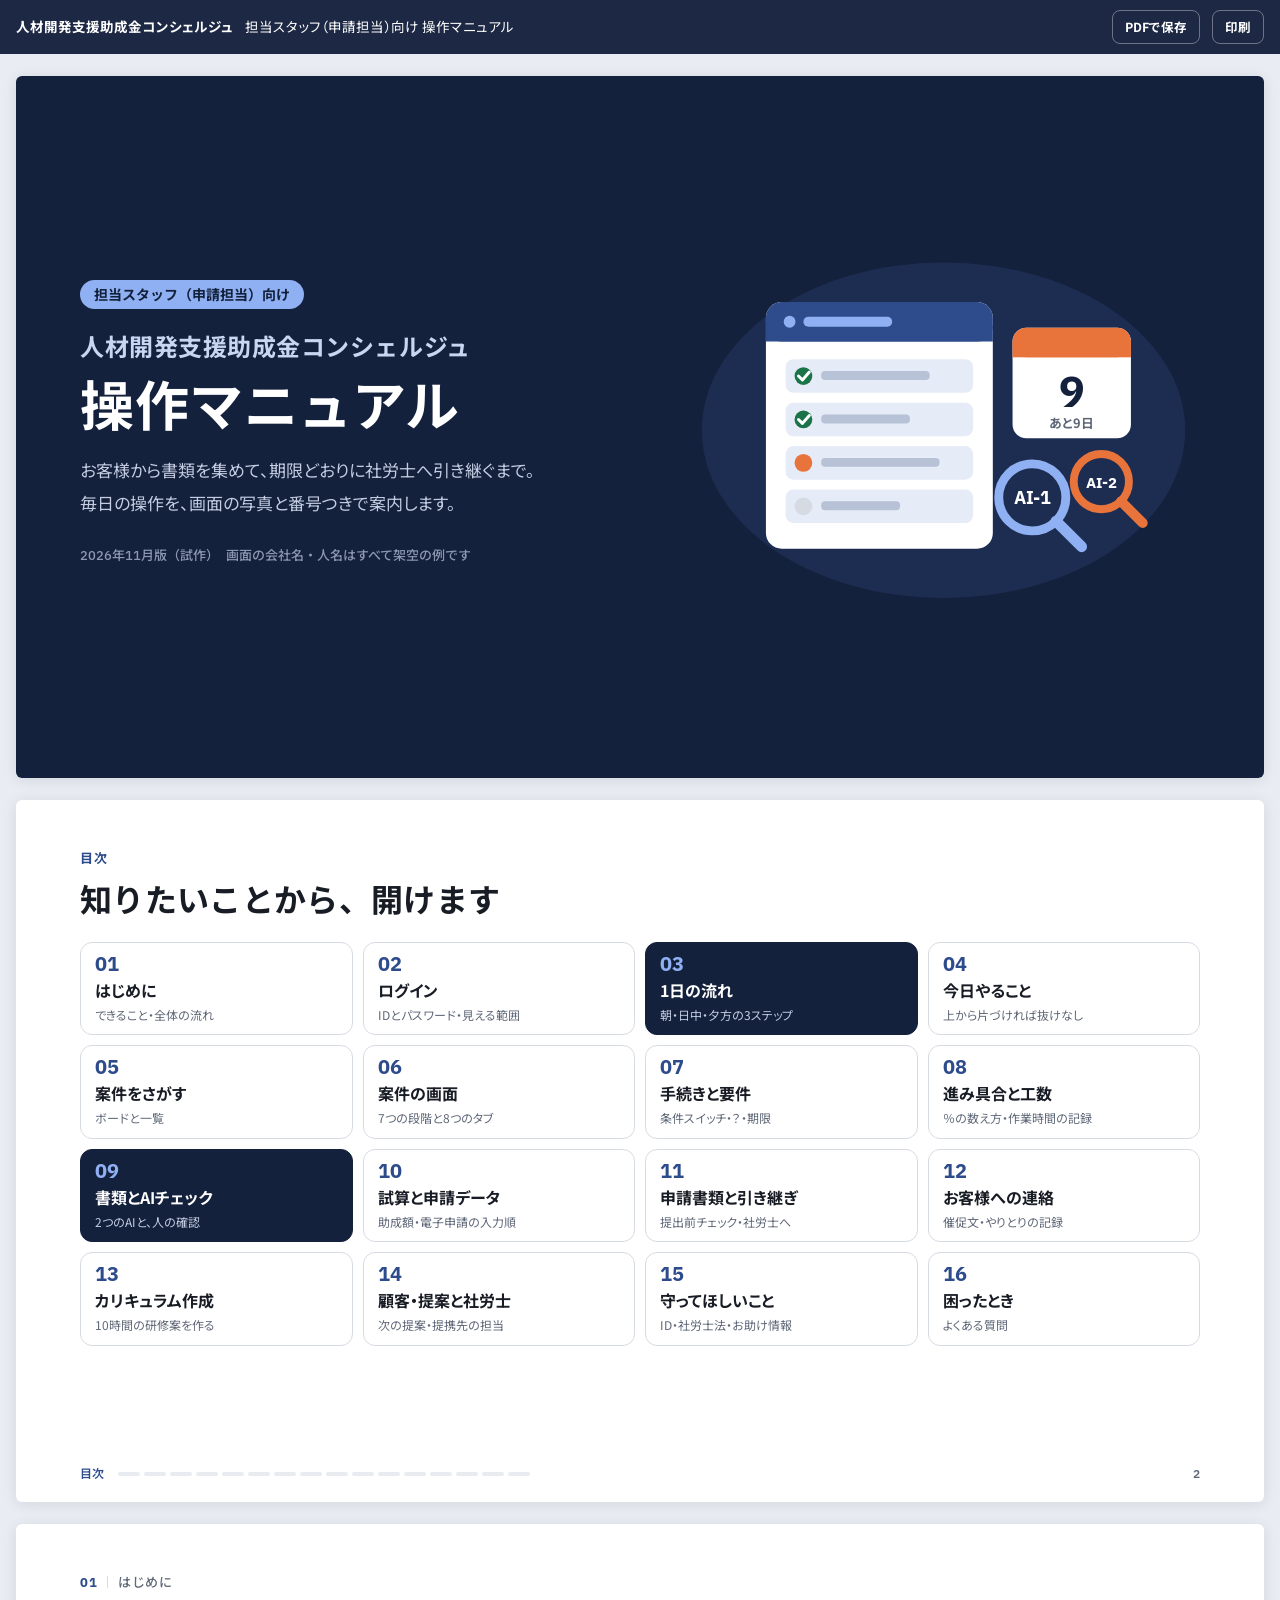
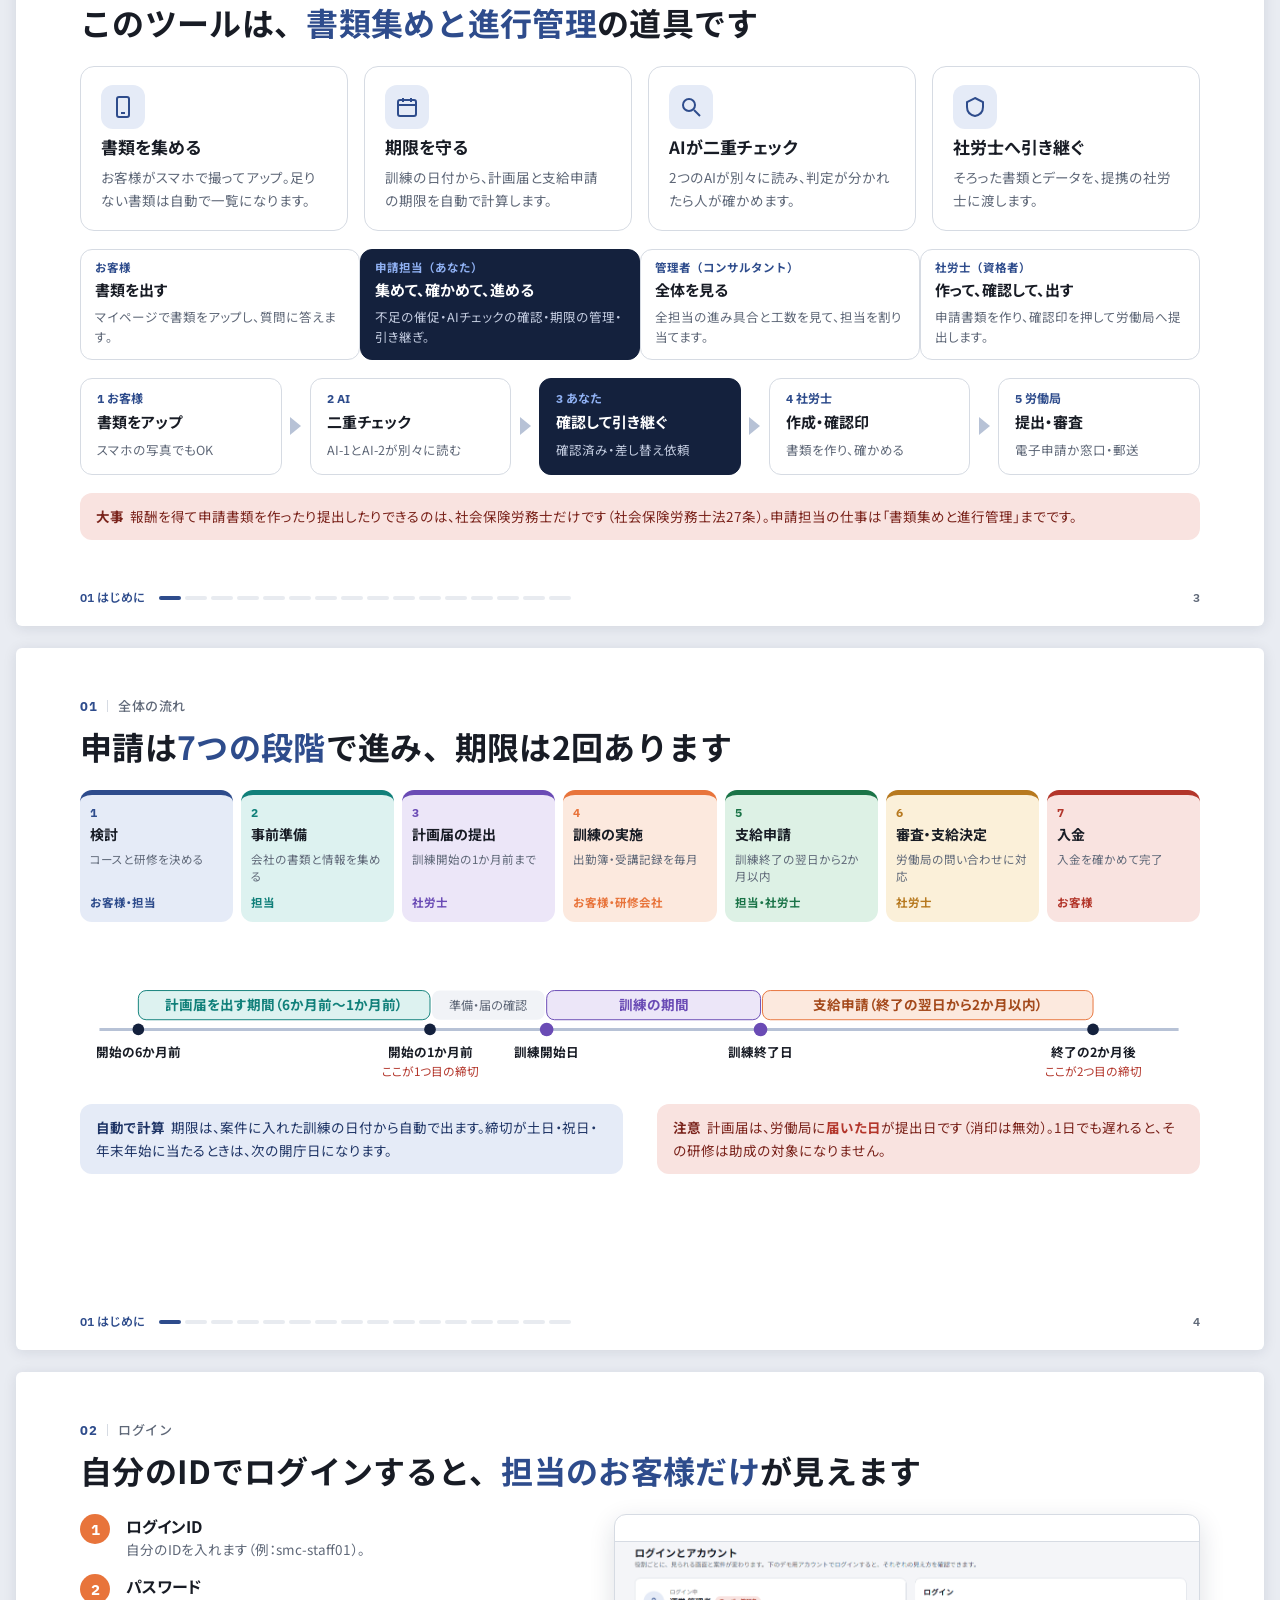
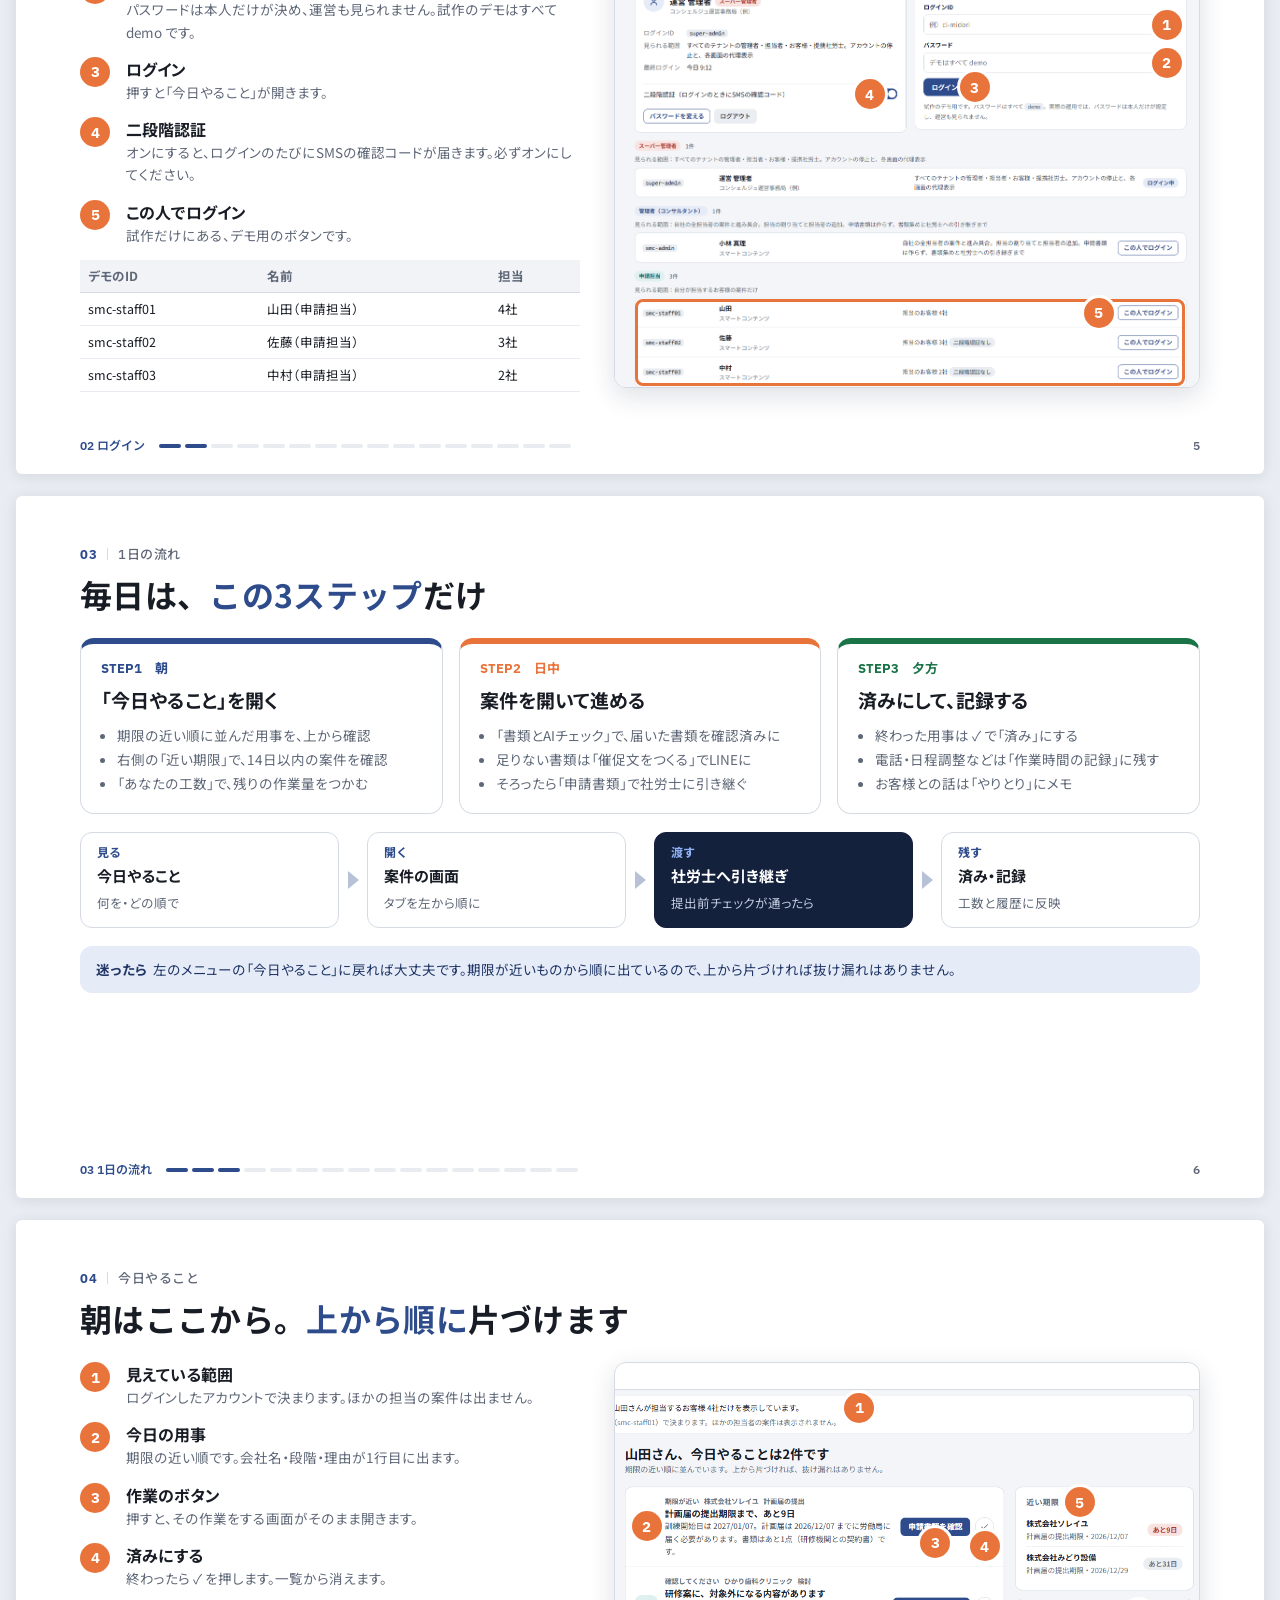
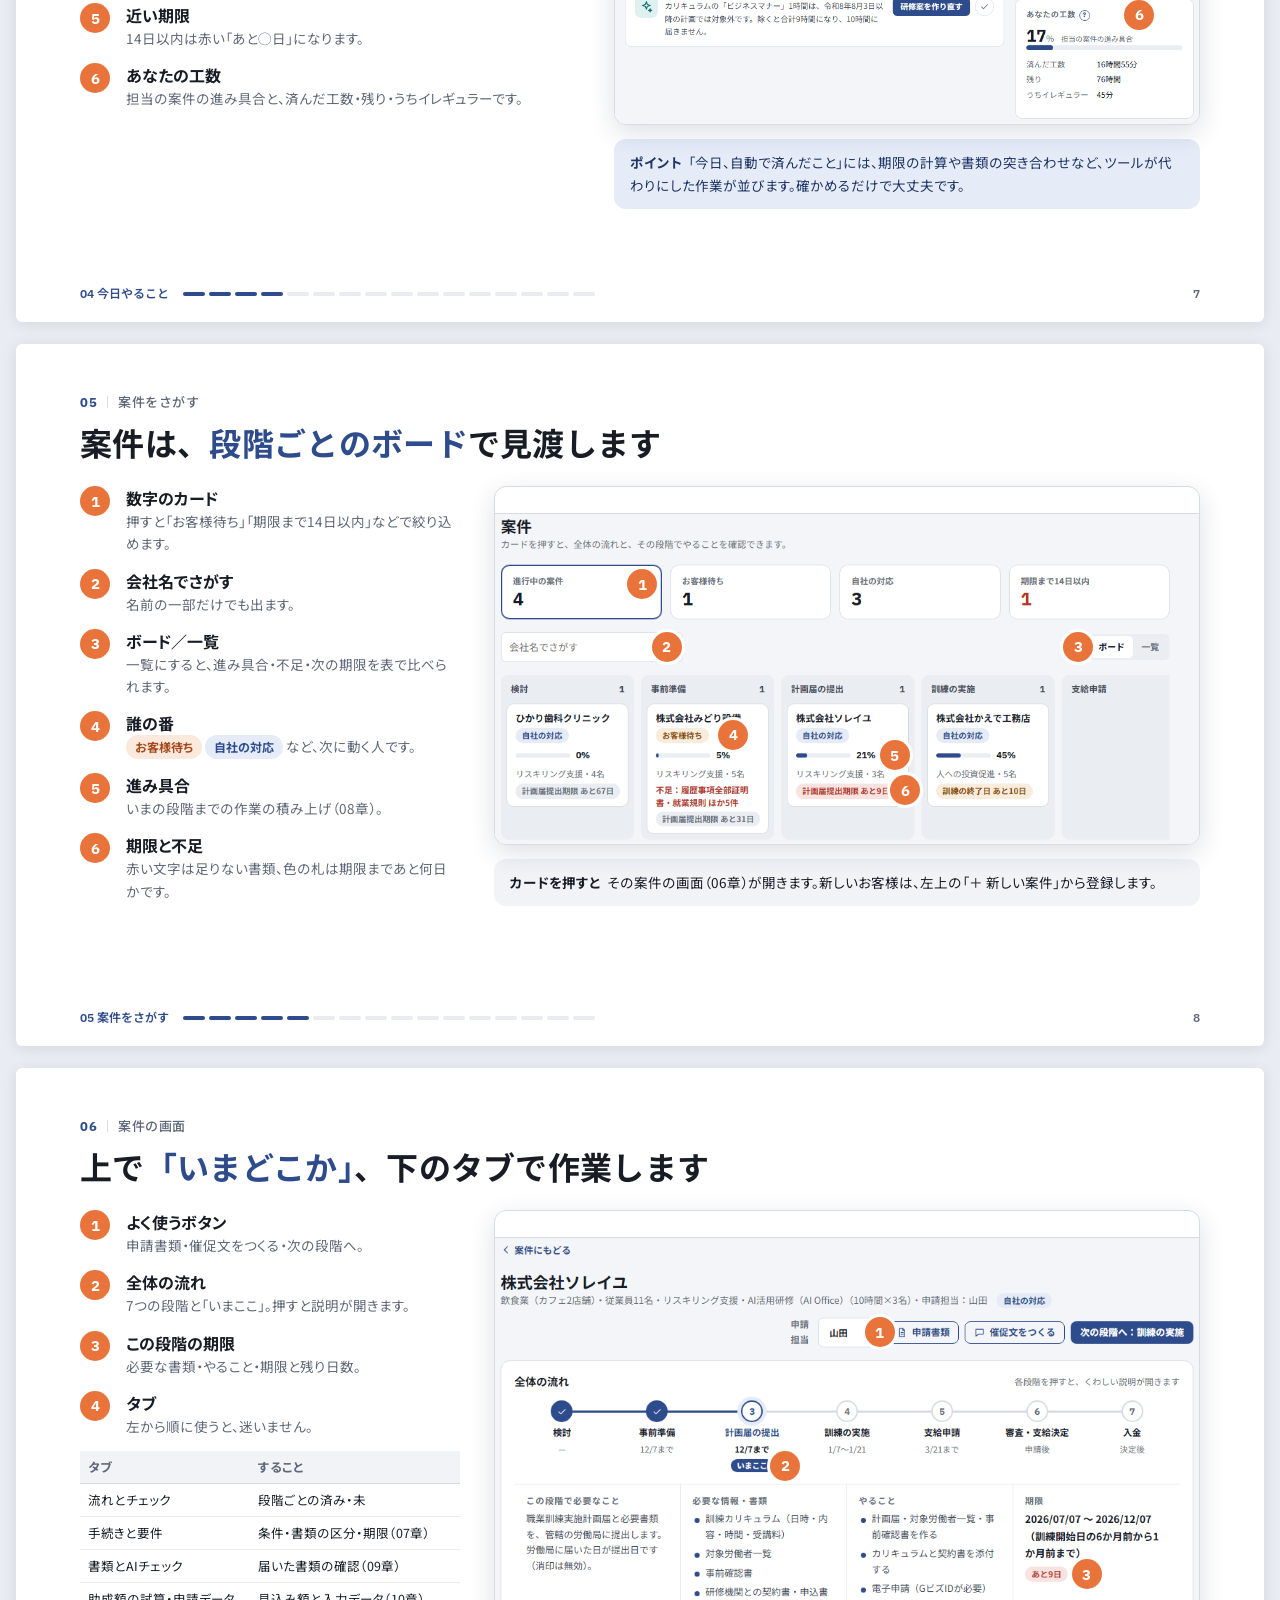
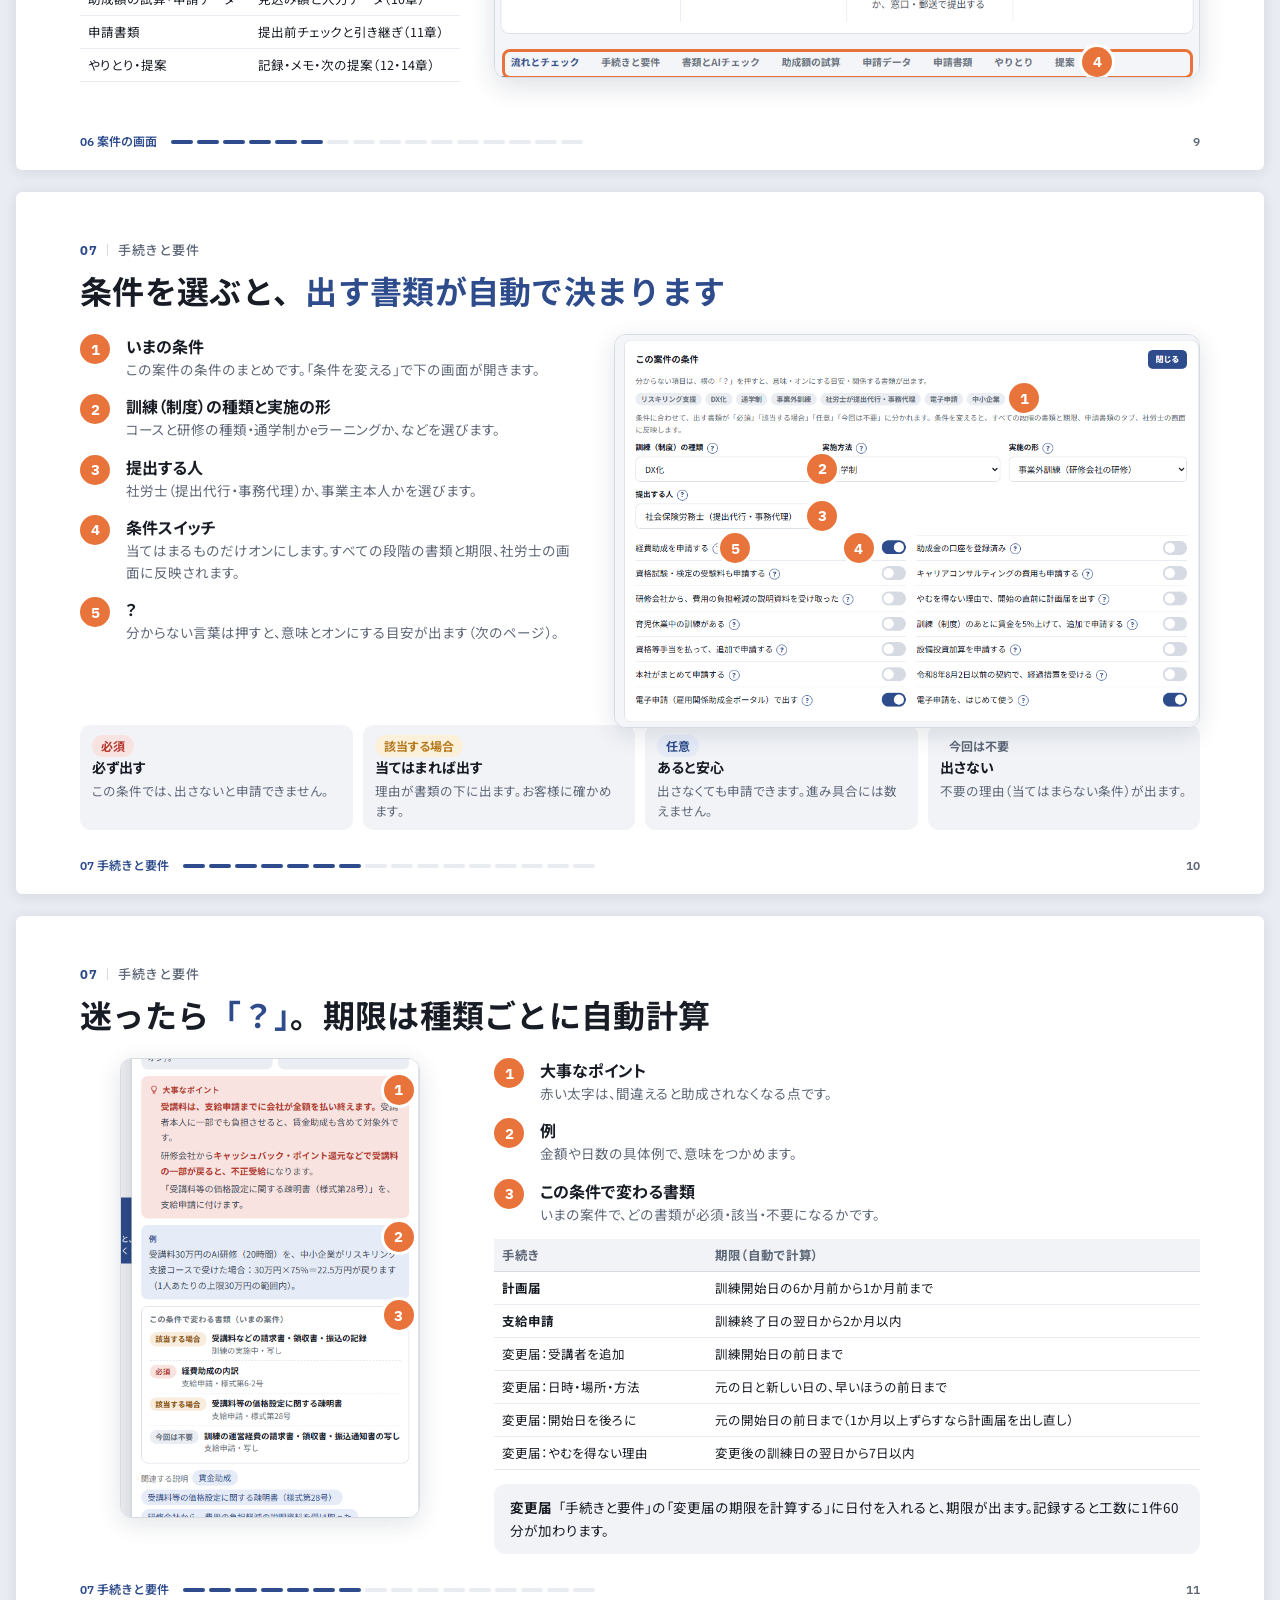
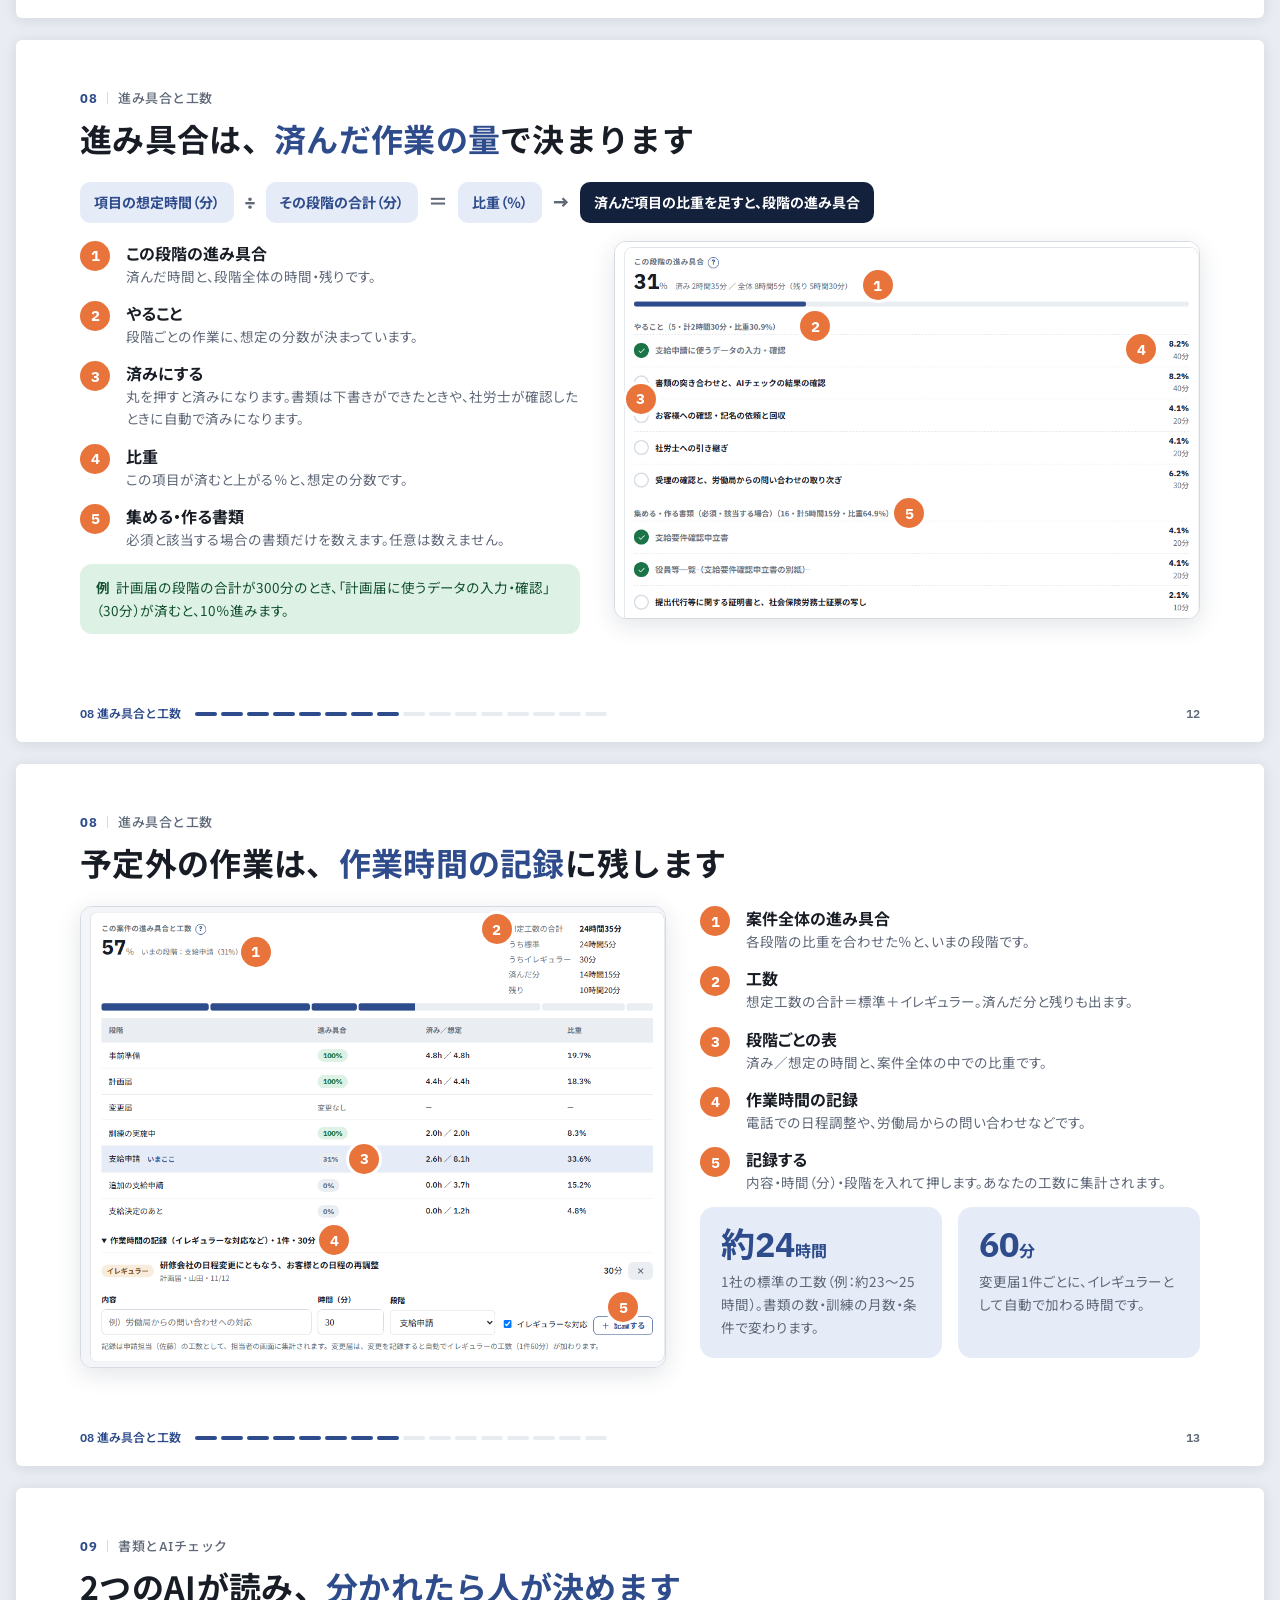
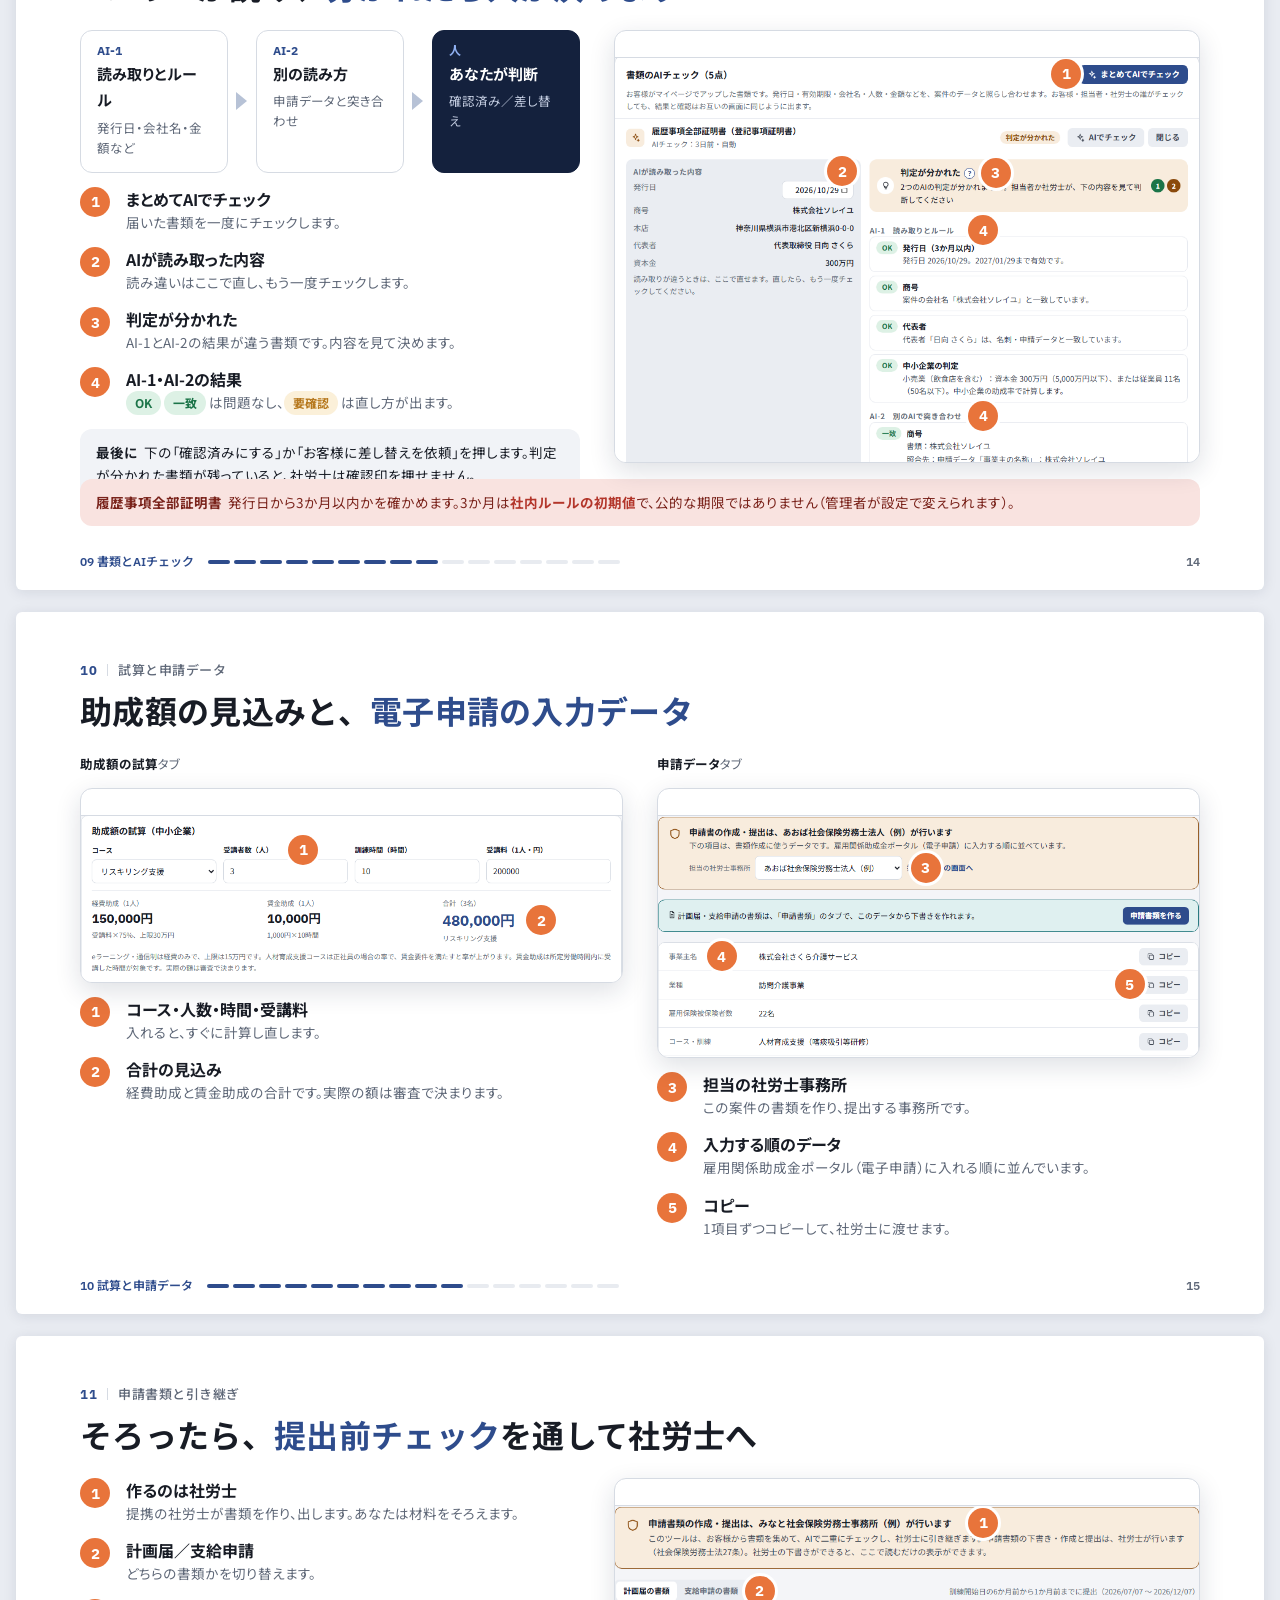
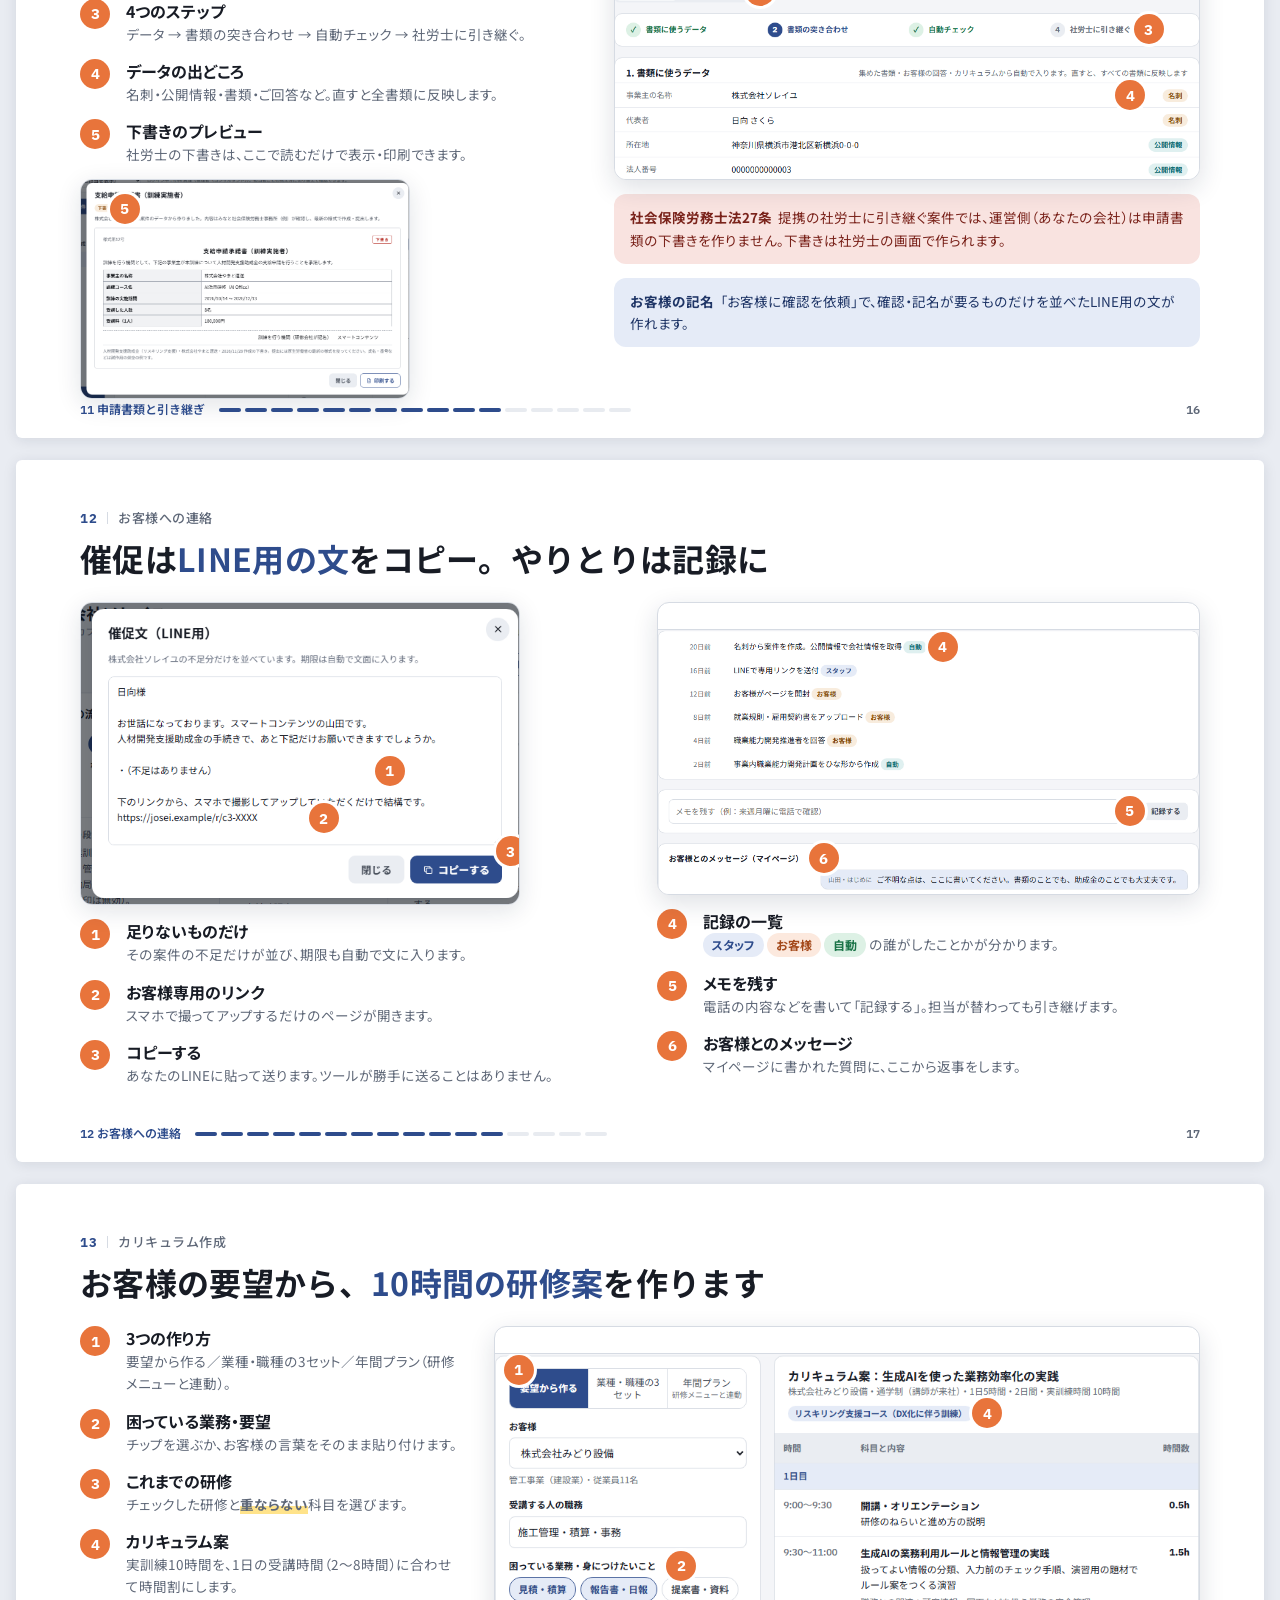
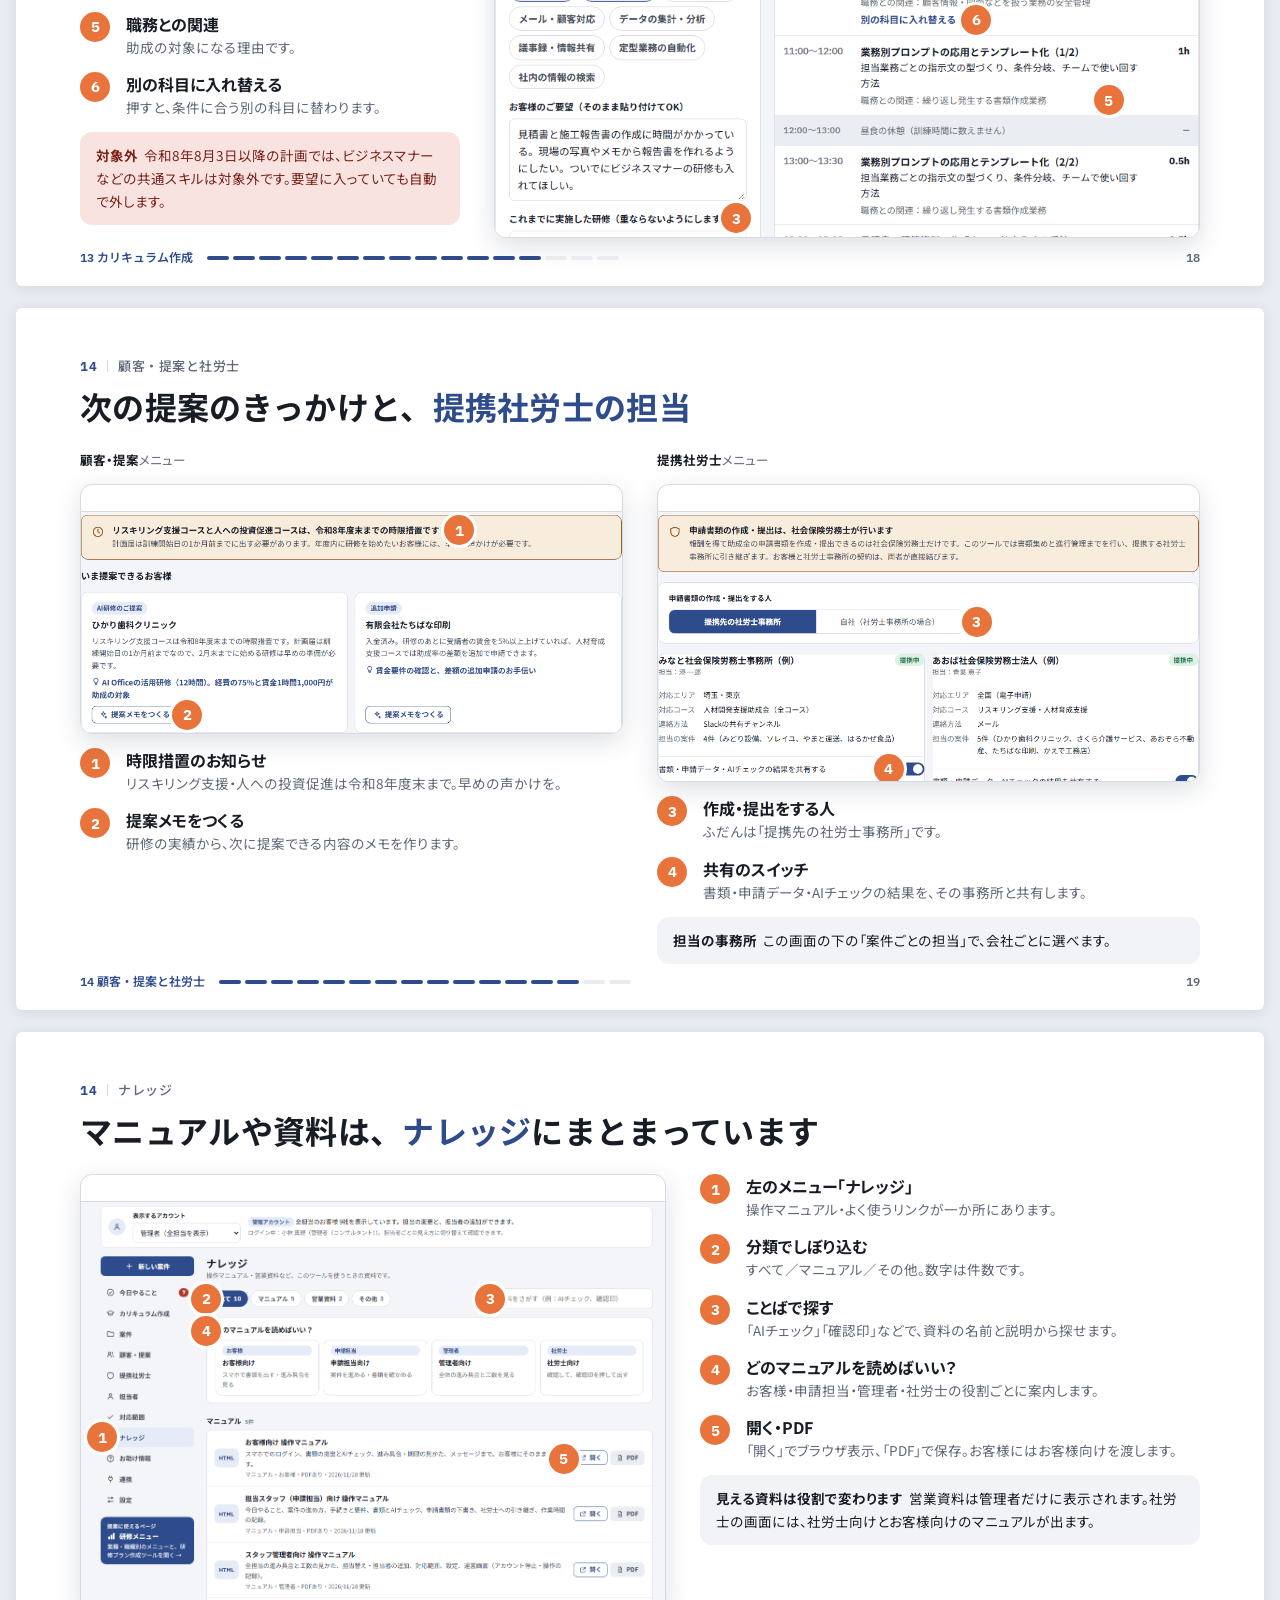
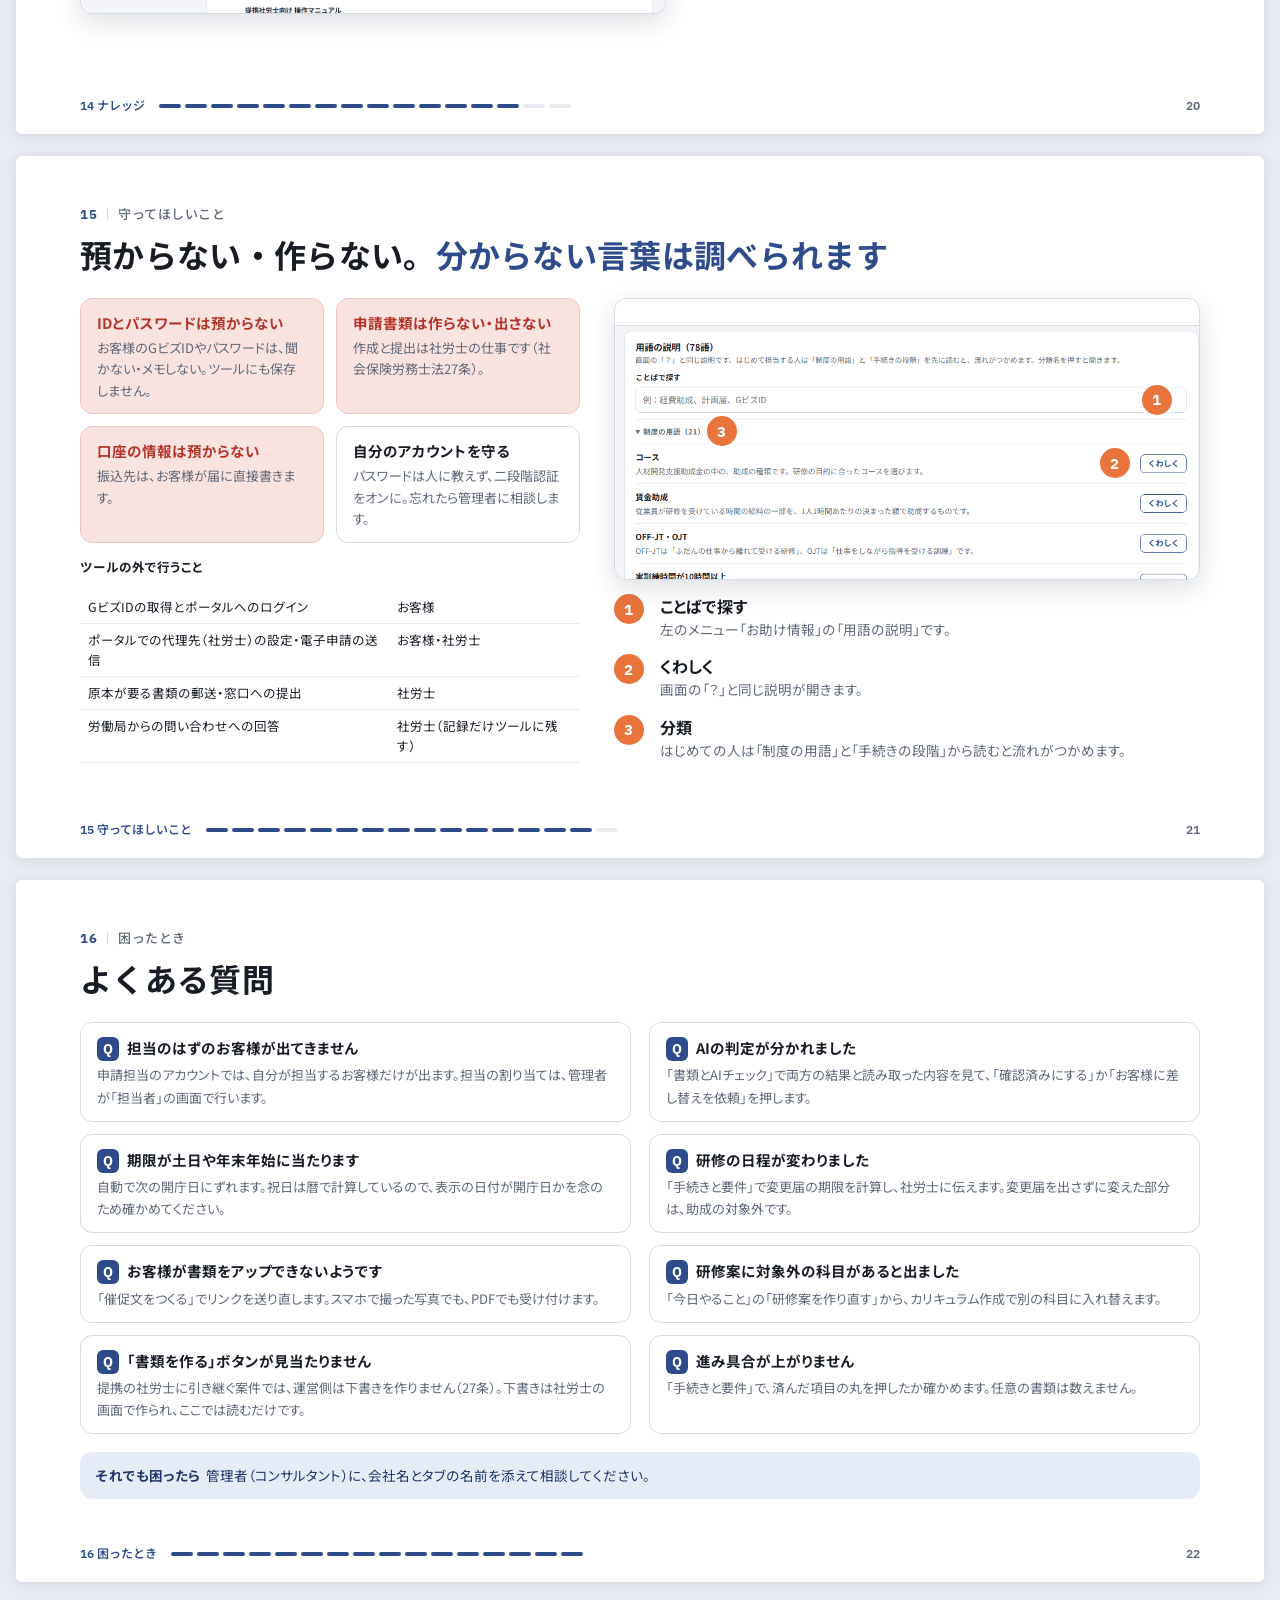
<file: docs/manual-staff.html>
<!doctype html>
<html lang="ja"><head><meta charset="utf-8"><meta name="viewport" content="width=device-width,initial-scale=1">
<title>担当スタッフ 操作マニュアル</title><meta name="robots" content="noindex">
<link rel="preconnect" href="https://fonts.googleapis.com"><link rel="preconnect" href="https://fonts.gstatic.com" crossorigin>
<link href="https://fonts.googleapis.com/css2?family=Noto+Sans+JP:wght@400;500;700&family=IBM+Plex+Sans:wght@500;600;700&display=swap" rel="stylesheet">
<link rel="stylesheet" href="doc.css"><link rel="icon" href="../favicon-app-32.png">
<!--CHAPTERS:はじめに|ログイン|1日の流れ|今日やること|案件をさがす|案件の画面|手続きと要件|進み具合と工数|書類とAIチェック|試算と申請データ|申請書類と引き継ぎ|お客様への連絡|カリキュラム作成|顧客・提案と社労士|守ってほしいこと|困ったとき-->
<style>
.vp{position:relative;overflow:hidden;min-height:0}
.vp img{max-width:none;display:block;height:auto}
.vp .pin{position:absolute;transform:translate(-50%,-50%);z-index:2}
.vp .box{position:absolute;border:3px solid var(--accent);border-radius:8px;z-index:1;pointer-events:none}
.chip{font-style:normal}
.toc{gap:10px}.toc a{min-height:0;padding:11px 14px;gap:2px}.toc small{font-size:12px;line-height:1.45}
.tbl-wrap{overflow-x:auto}
.tbl.sm{font-size:12.5px}.tbl.sm th,.tbl.sm td{padding:6px 8px}
.stages.n7{--n:7;gap:8px}.stages.n7 .stage{padding:12px 10px 10px}.stages.n7 b{font-size:14px}.stages.n7 small{font-size:11.5px}
.who4{display:grid;grid-template-columns:repeat(4,1fr);gap:0;align-items:stretch}
.role{border:1px solid var(--line);border-radius:12px;padding:12px 14px;background:#fff;display:flex;flex-direction:column;gap:4px;position:relative}
.role b{font-size:15px}.role small{font-size:12.5px;color:var(--muted);line-height:1.6}
.role .k{font:700 11.5px/1 var(--num);color:var(--brand)}
.role.me{background:var(--navy);color:#fff;border-color:var(--navy)}.role.me small{color:#C3CCE0}.role.me .k{color:#8FB0F2}
.svgwrap svg{width:100%;height:auto;display:block}
.day{display:grid;grid-template-columns:repeat(3,1fr);gap:16px}
.day .st{border-radius:14px;padding:18px 20px;background:#fff;border:1px solid var(--line);display:flex;flex-direction:column;gap:8px;border-top:6px solid var(--c)}
.day .t{font:700 13px/1 var(--num);color:var(--c)}
.day h3{margin:0;font-size:19px}
.day ul{margin:0;padding-left:1.2em;font-size:13.5px;color:var(--muted);line-height:1.75}
.lv{display:grid;grid-template-columns:repeat(4,1fr);gap:10px}
.lv div{border-radius:10px;padding:10px 12px;background:var(--sunk);font-size:12.5px;line-height:1.55;color:var(--muted)}
.lv b{display:block;font-size:14px;color:var(--fg);margin-bottom:2px}
.formula{display:flex;align-items:center;gap:10px;flex-wrap:wrap;font-size:14px}
.formula .bx{border-radius:10px;padding:8px 14px;background:var(--brand-pale);color:var(--brand);font-weight:700}
.formula .op{font:700 20px/1 var(--num);color:var(--muted)}
.mini{font-size:12.5px;color:var(--muted);line-height:1.6;margin:0}
.rules{display:grid;grid-template-columns:1fr 1fr;gap:12px}
.rules div{border-radius:12px;padding:12px 16px;border:1px solid var(--line);background:#fff;font-size:13px;color:var(--muted);line-height:1.65}
.rules b{display:block;color:var(--fg);font-size:14.5px;margin-bottom:2px}
.rules .ng{border-color:#F0C5BF;background:var(--warn-pale)}.rules .ng b{color:var(--warn)}
@media screen and (max-width:900px){.who4,.day,.lv,.rules{grid-template-columns:1fr}.stages.n7{grid-template-columns:1fr 1fr}}
</style>
</head><body>
<div class="topbar noprint"><b>人材開発支援助成金コンシェルジュ</b><span class="t">担当スタッフ（申請担当）向け 操作マニュアル</span><span class="sp"></span><a href="manual-staff.pdf" download>PDFで保存</a><a href="javascript:print()">印刷</a></div>
<main class="doc">

<section class="pg dark"><div class="cover"><div>
<span class="tag">担当スタッフ（申請担当）向け</span>
<h1><small>人材開発支援助成金コンシェルジュ</small>操作マニュアル</h1>
<p>お客様から書類を集めて、期限どおりに社労士へ引き継ぐまで。<br>毎日の操作を、画面の写真と番号つきで案内します。</p>
<div class="ver">2026年11月版（試作）　画面の会社名・人名はすべて架空の例です</div></div>
<div class="art"><svg viewBox="0 0 520 380" role="img" aria-label="書類の束と、2つの虫めがねで確かめるイラスト">
<ellipse cx="260" cy="200" rx="245" ry="170" fill="#1D2D52"/>
<rect x="80" y="70" width="230" height="250" rx="16" fill="#fff"/>
<rect x="80" y="70" width="230" height="40" rx="16" fill="#2E4C8C"/><rect x="80" y="94" width="230" height="16" fill="#2E4C8C"/>
<circle cx="104" cy="90" r="6" fill="#8FB0F2"/><rect x="118" y="85" width="90" height="10" rx="5" fill="#8FB0F2"/>
<g fill="#E5EBF7"><rect x="100" y="128" width="190" height="34" rx="8"/><rect x="100" y="172" width="190" height="34" rx="8"/><rect x="100" y="216" width="190" height="34" rx="8"/><rect x="100" y="260" width="190" height="34" rx="8"/></g>
<g fill="#1B7448"><circle cx="118" cy="145" r="9"/><circle cx="118" cy="189" r="9"/></g>
<g stroke="#fff" stroke-width="3" fill="none" stroke-linecap="round" stroke-linejoin="round"><path d="M113 145l4 4 7-8"/><path d="M113 189l4 4 7-8"/></g>
<circle cx="118" cy="233" r="9" fill="#E8743B"/><circle cx="118" cy="277" r="9" fill="#D6DBE3"/>
<g fill="#B7C2D6"><rect x="136" y="140" width="110" height="9" rx="4"/><rect x="136" y="184" width="90" height="9" rx="4"/><rect x="136" y="228" width="120" height="9" rx="4"/><rect x="136" y="272" width="80" height="9" rx="4"/></g>
<rect x="330" y="96" width="120" height="112" rx="14" fill="#fff"/><rect x="330" y="96" width="120" height="30" rx="14" fill="#E8743B"/><rect x="330" y="112" width="120" height="14" fill="#E8743B"/>
<text x="390" y="176" text-anchor="middle" font-family="IBM Plex Sans,sans-serif" font-weight="700" font-size="44" fill="#14213D">9</text>
<text x="390" y="198" text-anchor="middle" font-family="Noto Sans JP,sans-serif" font-weight="700" font-size="13" fill="#5F6878">あと9日</text>
<circle cx="350" cy="268" r="34" fill="none" stroke="#8FB0F2" stroke-width="9"/><path d="M374 292l26 26" stroke="#8FB0F2" stroke-width="11" stroke-linecap="round"/>
<circle cx="420" cy="252" r="28" fill="none" stroke="#E8743B" stroke-width="8"/><path d="M440 272l22 22" stroke="#E8743B" stroke-width="10" stroke-linecap="round"/>
<text x="350" y="275" text-anchor="middle" font-family="IBM Plex Sans,sans-serif" font-weight="700" font-size="18" fill="#fff">AI-1</text>
<text x="420" y="258" text-anchor="middle" font-family="IBM Plex Sans,sans-serif" font-weight="700" font-size="15" fill="#fff">AI-2</text>
</svg></div></div></section>

<section class="pg" id="toc"><div class="pg-head"><div class="eyebrow">目次</div><h2>知りたいことから、開けます</h2></div>
<div class="pg-body"><nav class="toc">
<a href="#s1"><span class="n">01</span><b>はじめに</b><small>できること・全体の流れ</small></a>
<a href="#s2"><span class="n">02</span><b>ログイン</b><small>IDとパスワード・見える範囲</small></a>
<a href="#s3" class="hl"><span class="n">03</span><b>1日の流れ</b><small>朝・日中・夕方の3ステップ</small></a>
<a href="#s4"><span class="n">04</span><b>今日やること</b><small>上から片づければ抜けなし</small></a>
<a href="#s5"><span class="n">05</span><b>案件をさがす</b><small>ボードと一覧</small></a>
<a href="#s6"><span class="n">06</span><b>案件の画面</b><small>7つの段階と8つのタブ</small></a>
<a href="#s7"><span class="n">07</span><b>手続きと要件</b><small>条件スイッチ・？・期限</small></a>
<a href="#s8"><span class="n">08</span><b>進み具合と工数</b><small>％の数え方・作業時間の記録</small></a>
<a href="#s9" class="hl"><span class="n">09</span><b>書類とAIチェック</b><small>2つのAIと、人の確認</small></a>
<a href="#s10"><span class="n">10</span><b>試算と申請データ</b><small>助成額・電子申請の入力順</small></a>
<a href="#s11"><span class="n">11</span><b>申請書類と引き継ぎ</b><small>提出前チェック・社労士へ</small></a>
<a href="#s12"><span class="n">12</span><b>お客様への連絡</b><small>催促文・やりとりの記録</small></a>
<a href="#s13"><span class="n">13</span><b>カリキュラム作成</b><small>10時間の研修案を作る</small></a>
<a href="#s14"><span class="n">14</span><b>顧客・提案と社労士</b><small>次の提案・提携先の担当</small></a>
<a href="#s15"><span class="n">15</span><b>守ってほしいこと</b><small>ID・社労士法・お助け情報</small></a>
<a href="#s16"><span class="n">16</span><b>困ったとき</b><small>よくある質問</small></a>
</nav></div>
<div class="pg-foot"><span class="ch">目次</span><span class="dots"><i></i><i></i><i></i><i></i><i></i><i></i><i></i><i></i><i></i><i></i><i></i><i></i><i></i><i></i><i></i><i></i></span></div></section>


<section class="pg" id="s1"><div class="pg-head"><div class="eyebrow"><span class="no">01</span><span class="sep"></span><span class="sub">はじめに</span></div><h2>このツールは、<em>書類集めと進行管理</em>の道具です</h2></div>
<div class="pg-body">
<div class="cards c4">
<div class="card"><div class="ic"><svg viewBox="0 0 24 24" fill="none" stroke="currentColor" stroke-width="2"><rect x="6" y="2" width="12" height="20" rx="2"/><path d="M10 18h4"/></svg></div><h3>書類を集める</h3><p>お客様がスマホで撮ってアップ。足りない書類は自動で一覧になります。</p></div>
<div class="card"><div class="ic"><svg viewBox="0 0 24 24" fill="none" stroke="currentColor" stroke-width="2"><rect x="3" y="5" width="18" height="16" rx="2"/><path d="M3 10h18M8 3v4M16 3v4"/></svg></div><h3>期限を守る</h3><p>訓練の日付から、計画届と支給申請の期限を自動で計算します。</p></div>
<div class="card"><div class="ic"><svg viewBox="0 0 24 24" fill="none" stroke="currentColor" stroke-width="2"><circle cx="10" cy="10" r="6"/><path d="M15 15l6 6"/></svg></div><h3>AIが二重チェック</h3><p>2つのAIが別々に読み、判定が分かれたら人が確かめます。</p></div>
<div class="card"><div class="ic"><svg viewBox="0 0 24 24" fill="none" stroke="currentColor" stroke-width="2"><path d="M12 3l8 4v5c0 5-3.5 8-8 9-4.5-1-8-4-8-9V7z"/></svg></div><h3>社労士へ引き継ぐ</h3><p>そろった書類とデータを、提携の社労士に渡します。</p></div>
</div>
<div class="who4">
<div class="role"><span class="k">お客様</span><b>書類を出す</b><small>マイページで書類をアップし、質問に答えます。</small></div>
<div class="role me"><span class="k">申請担当（あなた）</span><b>集めて、確かめて、進める</b><small>不足の催促・AIチェックの確認・期限の管理・引き継ぎ。</small></div>
<div class="role"><span class="k">管理者（コンサルタント）</span><b>全体を見る</b><small>全担当の進み具合と工数を見て、担当を割り当てます。</small></div>
<div class="role"><span class="k">社労士（資格者）</span><b>作って、確認して、出す</b><small>申請書類を作り、確認印を押して労働局へ提出します。</small></div>
</div>
<div class="flow">
<div class="fs"><span class="k">1 お客様</span><b>書類をアップ</b><small>スマホの写真でもOK</small></div><div class="ar"></div>
<div class="fs"><span class="k">2 AI</span><b>二重チェック</b><small>AI-1とAI-2が別々に読む</small></div><div class="ar"></div>
<div class="fs hl"><span class="k">3 あなた</span><b>確認して引き継ぐ</b><small>確認済み・差し替え依頼</small></div><div class="ar"></div>
<div class="fs"><span class="k">4 社労士</span><b>作成・確認印</b><small>書類を作り、確かめる</small></div><div class="ar"></div>
<div class="fs"><span class="k">5 労働局</span><b>提出・審査</b><small>電子申請か窓口・郵送</small></div>
</div>
<div class="warn"><b>大事</b>報酬を得て申請書類を作ったり提出したりできるのは、社会保険労務士だけです（社会保険労務士法27条）。申請担当の仕事は「書類集めと進行管理」までです。</div>
</div>
<div class="pg-foot"><span class="ch">01 はじめに</span><span class="dots"><i class="on"></i><i></i><i></i><i></i><i></i><i></i><i></i><i></i><i></i><i></i><i></i><i></i><i></i><i></i><i></i><i></i></span></div></section>

<section class="pg"><div class="pg-head"><div class="eyebrow"><span class="no">01</span><span class="sep"></span><span class="sub">全体の流れ</span></div><h2>申請は<em>7つの段階</em>で進み、期限は2回あります</h2></div>
<div class="pg-body">
<div class="stages n7">
<div class="stage s1"><span class="sn">1</span><b>検討</b><small>コースと研修を決める</small><span class="who">お客様・担当</span></div>
<div class="stage s2"><span class="sn">2</span><b>事前準備</b><small>会社の書類と情報を集める</small><span class="who">担当</span></div>
<div class="stage s3"><span class="sn">3</span><b>計画届の提出</b><small>訓練開始の1か月前まで</small><span class="who">社労士</span></div>
<div class="stage s4"><span class="sn">4</span><b>訓練の実施</b><small>出勤簿・受講記録を毎月</small><span class="who">お客様・研修会社</span></div>
<div class="stage s5"><span class="sn">5</span><b>支給申請</b><small>訓練終了の翌日から2か月以内</small><span class="who">担当・社労士</span></div>
<div class="stage s6"><span class="sn">6</span><b>審査・支給決定</b><small>労働局の問い合わせに対応</small><span class="who">社労士</span></div>
<div class="stage s7"><span class="sn">7</span><b>入金</b><small>入金を確かめて完了</small><span class="who">お客様</span></div>
</div>
<div class="svgwrap"><svg viewBox="0 0 1152 150" role="img" aria-label="計画届と支給申請の期限の図">
<line x1="20" y1="92" x2="1130" y2="92" stroke="#B7C2D6" stroke-width="3"/>
<rect x="60" y="52" width="300" height="30" rx="8" fill="#DDF2F0" stroke="#11807A"/><text x="210" y="72" text-anchor="middle" font-size="14" font-weight="700" fill="#11807A">計画届を出す期間（6か月前〜1か月前）</text>
<rect x="362" y="52" width="116" height="30" rx="8" fill="#F1F3F7"/><text x="420" y="72" text-anchor="middle" font-size="12.5" fill="#5F6878">準備・届の確認</text>
<rect x="480" y="52" width="220" height="30" rx="8" fill="#ECE6F8" stroke="#6A4BB5"/><text x="590" y="72" text-anchor="middle" font-size="14" font-weight="700" fill="#6A4BB5">訓練の期間</text>
<rect x="702" y="52" width="340" height="30" rx="8" fill="#FCE9DE" stroke="#E8743B"/><text x="872" y="72" text-anchor="middle" font-size="14" font-weight="700" fill="#A44A1C">支給申請（終了の翌日から2か月以内）</text>
<g fill="#14213D"><circle cx="60" cy="92" r="6"/><circle cx="360" cy="92" r="6"/><circle cx="480" cy="92" r="7" fill="#6A4BB5"/><circle cx="700" cy="92" r="7" fill="#6A4BB5"/><circle cx="1042" cy="92" r="6"/></g>
<g font-size="13" fill="#181C25" text-anchor="middle" font-weight="700"><text x="60" y="120">開始の6か月前</text><text x="360" y="120">開始の1か月前</text><text x="480" y="120">訓練開始日</text><text x="700" y="120">訓練終了日</text><text x="1042" y="120">終了の2か月後</text></g>
<g font-size="12" fill="#B3362B" text-anchor="middle"><text x="360" y="140">ここが1つ目の締切</text><text x="1042" y="140">ここが2つ目の締切</text></g>
</svg></div>
<div class="split even" style="flex:0 0 auto">
<div class="tip"><b>自動で計算</b>期限は、案件に入れた訓練の日付から自動で出ます。締切が土日・祝日・年末年始に当たるときは、次の開庁日になります。</div>
<div class="warn"><b>注意</b>計画届は、労働局に<span class="hw">届いた日</span>が提出日です（消印は無効）。1日でも遅れると、その研修は助成の対象になりません。</div>
</div></div>
<div class="pg-foot"><span class="ch">01 はじめに</span><span class="dots"><i class="on"></i><i></i><i></i><i></i><i></i><i></i><i></i><i></i><i></i><i></i><i></i><i></i><i></i><i></i><i></i><i></i></span></div></section>

<section class="pg" id="s2"><div class="pg-head"><div class="eyebrow"><span class="no">02</span><span class="sep"></span><span class="sub">ログイン</span></div><h2>自分のIDでログインすると、<em>担当のお客様だけ</em>が見えます</h2></div>
<div class="pg-body"><div class="split">
<div class="col"><ol class="calls">
<li><i>1</i><div><b>ログインID</b><span>自分のIDを入れます（例：smc-staff01）。</span></div></li>
<li><i>2</i><div><b>パスワード</b><span>パスワードは本人だけが決め、運営も見られません。試作のデモはすべて demo です。</span></div></li>
<li><i>3</i><div><b>ログイン</b><span>押すと「今日やること」が開きます。</span></div></li>
<li><i>4</i><div><b>二段階認証</b><span>オンにすると、ログインのたびにSMSの確認コードが届きます。必ずオンにしてください。</span></div></li>
<li><i>5</i><div><b>この人でログイン</b><span>試作だけにある、デモ用のボタンです。</span></div></li>
</ol>
<table class="tbl sm"><thead><tr><th>デモのID</th><th>名前</th><th>担当</th></tr></thead><tbody>
<tr><td>smc-staff01</td><td>山田（申請担当）</td><td>4社</td></tr><tr><td>smc-staff02</td><td>佐藤（申請担当）</td><td>3社</td></tr><tr><td>smc-staff03</td><td>中村（申請担当）</td><td>2社</td></tr></tbody></table>
</div>
<div class="browser"><div class="vp" style="aspect-ratio:1249/950"><img src="img/login.png" style="width:100%;margin-left:0%;margin-top:0%" alt="ログインとアカウントの画面"><span class="pin" style="left:94.476%;top:18.632%">1</span><span class="pin" style="left:94.476%;top:27.158%">2</span><span class="pin" style="left:61.649%;top:32.632%">3</span><span class="pin" style="left:43.635%;top:34.211%">4</span><span class="pin" style="left:82.866%;top:83.368%">5</span><span class="box" style="left:3.523%;top:80.211%;width:94.155%;height:19.579%"></span></div></div>
</div></div>
<div class="pg-foot"><span class="ch">02 ログイン</span><span class="dots"><i class="on"></i><i class="on"></i><i></i><i></i><i></i><i></i><i></i><i></i><i></i><i></i><i></i><i></i><i></i><i></i><i></i><i></i></span></div></section>

<section class="pg" id="s3"><div class="pg-head"><div class="eyebrow"><span class="no">03</span><span class="sep"></span><span class="sub">1日の流れ</span></div><h2>毎日は、<em>この3ステップ</em>だけ</h2></div>
<div class="pg-body">
<div class="day">
<div class="st" style="--c:var(--brand)"><span class="t">STEP1　朝</span><h3>「今日やること」を開く</h3><ul><li>期限の近い順に並んだ用事を、上から確認</li><li>右側の「近い期限」で、14日以内の案件を確認</li><li>「あなたの工数」で、残りの作業量をつかむ</li></ul></div>
<div class="st" style="--c:var(--accent)"><span class="t">STEP2　日中</span><h3>案件を開いて進める</h3><ul><li>「書類とAIチェック」で、届いた書類を確認済みに</li><li>足りない書類は「催促文をつくる」でLINEに</li><li>そろったら「申請書類」で社労士に引き継ぐ</li></ul></div>
<div class="st" style="--c:var(--ok)"><span class="t">STEP3　夕方</span><h3>済みにして、記録する</h3><ul><li>終わった用事は ✓ で「済み」にする</li><li>電話・日程調整などは「作業時間の記録」に残す</li><li>お客様との話は「やりとり」にメモ</li></ul></div>
</div>
<div class="flow">
<div class="fs"><span class="k">見る</span><b>今日やること</b><small>何を・どの順で</small></div><div class="ar"></div>
<div class="fs"><span class="k">開く</span><b>案件の画面</b><small>タブを左から順に</small></div><div class="ar"></div>
<div class="fs hl"><span class="k">渡す</span><b>社労士へ引き継ぎ</b><small>提出前チェックが通ったら</small></div><div class="ar"></div>
<div class="fs"><span class="k">残す</span><b>済み・記録</b><small>工数と履歴に反映</small></div>
</div>
<div class="tip"><b>迷ったら</b>左のメニューの「今日やること」に戻れば大丈夫です。期限が近いものから順に出ているので、上から片づければ抜け漏れはありません。</div>
</div>
<div class="pg-foot"><span class="ch">03 1日の流れ</span><span class="dots"><i class="on"></i><i class="on"></i><i class="on"></i><i></i><i></i><i></i><i></i><i></i><i></i><i></i><i></i><i></i><i></i><i></i><i></i><i></i></span></div></section>


<section class="pg" id="s4"><div class="pg-head"><div class="eyebrow"><span class="no">04</span><span class="sep"></span><span class="sub">今日やること</span></div><h2>朝はここから。<em>上から順に</em>片づけます</h2></div>
<div class="pg-body"><div class="split">
<div class="col"><ol class="calls">
<li><i>1</i><div><b>見えている範囲</b><span>ログインしたアカウントで決まります。ほかの担当の案件は出ません。</span></div></li>
<li><i>2</i><div><b>今日の用事</b><span>期限の近い順です。会社名・段階・理由が1行目に出ます。</span></div></li>
<li><i>3</i><div><b>作業のボタン</b><span>押すと、その作業をする画面がそのまま開きます。</span></div></li>
<li><i>4</i><div><b>済みにする</b><span>終わったら ✓ を押します。一覧から消えます。</span></div></li>
<li><i>5</i><div><b>近い期限</b><span>14日以内は赤い「あと◯日」になります。</span></div></li>
<li><i>6</i><div><b>あなたの工数</b><span>担当の案件の進み具合と、済んだ工数・残り・うちイレギュラーです。</span></div></li>
</ol></div>
<div class="col"><div class="browser"><div class="vp" style="aspect-ratio:980/560"><img src="img/s-today.png" style="width:127.449%;margin-left:-25.51%;margin-top:0%" alt="今日やることの画面"><span class="pin" style="left:41.837%;top:5.357%">1</span><span class="pin" style="left:5.51%;top:40.714%">2</span><span class="pin" style="left:54.898%;top:45.714%">3</span><span class="pin" style="left:63.367%;top:46.786%">4</span><span class="pin" style="left:79.592%;top:33.571%">5</span><span class="pin" style="left:89.796%;top:67.321%">6</span></div></div>
<div class="tip"><b>ポイント</b>「今日、自動で済んだこと」には、期限の計算や書類の突き合わせなど、ツールが代わりにした作業が並びます。確かめるだけで大丈夫です。</div></div>
</div></div>
<div class="pg-foot"><span class="ch">04 今日やること</span><span class="dots"><i class="on"></i><i class="on"></i><i class="on"></i><i class="on"></i><i></i><i></i><i></i><i></i><i></i><i></i><i></i><i></i><i></i><i></i><i></i><i></i></span></div></section>

<section class="pg" id="s5"><div class="pg-head"><div class="eyebrow"><span class="no">05</span><span class="sep"></span><span class="sub">案件をさがす</span></div><h2>案件は、<em>段階ごとのボード</em>で見渡します</h2></div>
<div class="pg-body"><div class="split wide">
<div class="col"><ol class="calls">
<li><i>1</i><div><b>数字のカード</b><span>押すと「お客様待ち」「期限まで14日以内」などで絞り込めます。</span></div></li>
<li><i>2</i><div><b>会社名でさがす</b><span>名前の一部だけでも出ます。</span></div></li>
<li><i>3</i><div><b>ボード／一覧</b><span>一覧にすると、進み具合・不足・次の期限を表で比べられます。</span></div></li>
<li><i>4</i><div><b>誰の番</b><span><em class="chip o">お客様待ち</em> <em class="chip b">自社の対応</em> など、次に動く人です。</span></div></li>
<li><i>5</i><div><b>進み具合</b><span>いまの段階までの作業の積み上げ（08章）。</span></div></li>
<li><i>6</i><div><b>期限と不足</b><span>赤い文字は足りない書類、色の札は期限まであと何日かです。</span></div></li>
</ol></div>
<div class="col"><div class="browser"><div class="vp" style="aspect-ratio:1004/470"><img src="img/s-board.png" style="width:125.896%;margin-left:-25.896%;margin-top:-8.964%" alt="案件のボード画面"><span class="pin" style="left:20.916%;top:21.277%">1</span><span class="pin" style="left:24.402%;top:40.213%">2</span><span class="pin" style="left:82.869%;top:40.213%">3</span><span class="pin" style="left:33.865%;top:67.021%">4</span><span class="pin" style="left:56.773%;top:73.191%">5</span><span class="pin" style="left:58.267%;top:83.83%">6</span></div></div>
<div class="note"><b>カードを押すと</b>その案件の画面（06章）が開きます。新しいお客様は、左上の「＋ 新しい案件」から登録します。</div></div>
</div></div>
<div class="pg-foot"><span class="ch">05 案件をさがす</span><span class="dots"><i class="on"></i><i class="on"></i><i class="on"></i><i class="on"></i><i class="on"></i><i></i><i></i><i></i><i></i><i></i><i></i><i></i><i></i><i></i><i></i><i></i></span></div></section>

<section class="pg" id="s6"><div class="pg-head"><div class="eyebrow"><span class="no">06</span><span class="sep"></span><span class="sub">案件の画面</span></div><h2>上で<em>「いまどこか」</em>、下のタブで作業します</h2></div>
<div class="pg-body"><div class="split wide">
<div class="col"><ol class="calls">
<li><i>1</i><div><b>よく使うボタン</b><span>申請書類・催促文をつくる・次の段階へ。</span></div></li>
<li><i>2</i><div><b>全体の流れ</b><span>7つの段階と「いまここ」。押すと説明が開きます。</span></div></li>
<li><i>3</i><div><b>この段階の期限</b><span>必要な書類・やること・期限と残り日数。</span></div></li>
<li><i>4</i><div><b>タブ</b><span>左から順に使うと、迷いません。</span></div></li>
</ol>
<table class="tbl sm"><thead><tr><th>タブ</th><th>すること</th></tr></thead><tbody>
<tr><td>流れとチェック</td><td>段階ごとの済み・未</td></tr>
<tr><td>手続きと要件</td><td>条件・書類の区分・期限（07章）</td></tr>
<tr><td>書類とAIチェック</td><td>届いた書類の確認（09章）</td></tr>
<tr><td>助成額の試算・申請データ</td><td>見込み額と入力データ（10章）</td></tr>
<tr><td>申請書類</td><td>提出前チェックと引き継ぎ（11章）</td></tr>
<tr><td>やりとり・提案</td><td>記録・メモ・次の提案（12・14章）</td></tr>
</tbody></table></div>
<div class="col"><div class="browser"><div class="vp" style="aspect-ratio:970/605"><img src="img/s-flow.png" style="width:128.763%;margin-left:-26.804%;margin-top:-11.34%" alt="案件の画面（流れとチェック）"><span class="pin" style="left:54.639%;top:21.488%">1</span><span class="pin" style="left:41.237%;top:51.901%">2</span><span class="pin" style="left:84.021%;top:76.529%">3</span><span class="pin" style="left:85.567%;top:96.529%">4</span><span class="box" style="left:1.031%;top:93.554%;width:98.144%;height:6.942%"></span></div></div></div>
</div></div>
<div class="pg-foot"><span class="ch">06 案件の画面</span><span class="dots"><i class="on"></i><i class="on"></i><i class="on"></i><i class="on"></i><i class="on"></i><i class="on"></i><i></i><i></i><i></i><i></i><i></i><i></i><i></i><i></i><i></i><i></i></span></div></section>


<section class="pg" id="s7"><div class="pg-head"><div class="eyebrow"><span class="no">07</span><span class="sep"></span><span class="sub">手続きと要件</span></div><h2>条件を選ぶと、<em>出す書類が自動で決まります</em></h2></div>
<div class="pg-body"><div class="split" style="flex:0 1 auto">
<div class="col"><ol class="calls">
<li><i>1</i><div><b>いまの条件</b><span>この案件の条件のまとめです。「条件を変える」で下の画面が開きます。</span></div></li>
<li><i>2</i><div><b>訓練（制度）の種類と実施の形</b><span>コースと研修の種類・通学制かeラーニングか、などを選びます。</span></div></li>
<li><i>3</i><div><b>提出する人</b><span>社労士（提出代行・事務代理）か、事業主本人かを選びます。</span></div></li>
<li><i>4</i><div><b>条件スイッチ</b><span>当てはまるものだけオンにします。すべての段階の書類と期限、社労士の画面に反映されます。</span></div></li>
<li><i>5</i><div><b>？</b><span>分からない言葉は押すと、意味とオンにする目安が出ます（次のページ）。</span></div></li>
</ol></div>
<div class="shot"><div class="vp" style="aspect-ratio:970/651"><img src="img/s-cond.png" style="width:100%;margin-left:0%;margin-top:0%" alt="この案件の条件（条件スイッチ）"><span class="pin" style="left:70.103%;top:16.129%">1</span><span class="pin" style="left:35.567%;top:34.101%">2</span><span class="pin" style="left:35.567%;top:46.083%">3</span><span class="pin" style="left:41.753%;top:54.378%">4</span><span class="pin" style="left:20.619%;top:54.378%">5</span></div></div>
</div>
<div class="lv">
<div><em class="chip r">必須</em><b>必ず出す</b>この条件では、出さないと申請できません。</div>
<div><em class="chip y">該当する場合</em><b>当てはまれば出す</b>理由が書類の下に出ます。お客様に確かめます。</div>
<div><em class="chip b">任意</em><b>あると安心</b>出さなくても申請できます。進み具合には数えません。</div>
<div><em class="chip">今回は不要</em><b>出さない</b>不要の理由（当てはまらない条件）が出ます。</div>
</div></div>
<div class="pg-foot"><span class="ch">07 手続きと要件</span><span class="dots"><i class="on"></i><i class="on"></i><i class="on"></i><i class="on"></i><i class="on"></i><i class="on"></i><i class="on"></i><i></i><i></i><i></i><i></i><i></i><i></i><i></i><i></i><i></i></span></div></section>

<section class="pg"><div class="pg-head"><div class="eyebrow"><span class="no">07</span><span class="sep"></span><span class="sub">手続きと要件</span></div><h2>迷ったら<em>「？」</em>。期限は種類ごとに自動計算</h2></div>
<div class="pg-body"><div class="split wide">
<div class="shot" style="width:100%;max-width:300px;justify-self:center"><div class="vp" style="aspect-ratio:456/700"><img src="img/s-hq.png" style="width:100%;margin-left:0%;margin-top:0%" alt="？を押したときの説明"><span class="pin" style="left:93.202%;top:6.714%">1</span><span class="pin" style="left:93.202%;top:38.857%">2</span><span class="pin" style="left:93.202%;top:56%">3</span></div></div>
<div class="col"><ol class="calls">
<li><i>1</i><div><b>大事なポイント</b><span>赤い太字は、間違えると助成されなくなる点です。</span></div></li>
<li><i>2</i><div><b>例</b><span>金額や日数の具体例で、意味をつかめます。</span></div></li>
<li><i>3</i><div><b>この条件で変わる書類</b><span>いまの案件で、どの書類が必須・該当・不要になるかです。</span></div></li>
</ol>
<div class="tbl-wrap"><table class="tbl sm"><thead><tr><th>手続き</th><th>期限（自動で計算）</th></tr></thead><tbody>
<tr><td><b>計画届</b></td><td>訓練開始日の6か月前から1か月前まで</td></tr>
<tr><td><b>支給申請</b></td><td>訓練終了日の翌日から2か月以内</td></tr>
<tr><td>変更届：受講者を追加</td><td>訓練開始日の前日まで</td></tr>
<tr><td>変更届：日時・場所・方法</td><td>元の日と新しい日の、早いほうの前日まで</td></tr>
<tr><td>変更届：開始日を後ろに</td><td>元の開始日の前日まで（1か月以上ずらすなら計画届を出し直し）</td></tr>
<tr><td>変更届：やむを得ない理由</td><td>変更後の訓練日の翌日から7日以内</td></tr>
</tbody></table></div>
<div class="note"><b>変更届</b>「手続きと要件」の「変更届の期限を計算する」に日付を入れると、期限が出ます。記録すると工数に1件60分が加わります。</div>
</div></div></div>
<div class="pg-foot"><span class="ch">07 手続きと要件</span><span class="dots"><i class="on"></i><i class="on"></i><i class="on"></i><i class="on"></i><i class="on"></i><i class="on"></i><i class="on"></i><i></i><i></i><i></i><i></i><i></i><i></i><i></i><i></i><i></i></span></div></section>

<section class="pg" id="s8"><div class="pg-head"><div class="eyebrow"><span class="no">08</span><span class="sep"></span><span class="sub">進み具合と工数</span></div><h2>進み具合は、<em>済んだ作業の量</em>で決まります</h2></div>
<div class="pg-body">
<div class="formula"><span class="bx">項目の想定時間（分）</span><span class="op">÷</span><span class="bx">その段階の合計（分）</span><span class="op">＝</span><span class="bx">比重（％）</span><span class="op">→</span><span class="bx" style="background:var(--navy);color:#fff">済んだ項目の比重を足すと、段階の進み具合</span></div>
<div class="split">
<div class="col"><ol class="calls">
<li><i>1</i><div><b>この段階の進み具合</b><span>済んだ時間と、段階全体の時間・残りです。</span></div></li>
<li><i>2</i><div><b>やること</b><span>段階ごとの作業に、想定の分数が決まっています。</span></div></li>
<li><i>3</i><div><b>済みにする</b><span>丸を押すと済みになります。書類は下書きができたときや、社労士が確認したときに自動で済みになります。</span></div></li>
<li><i>4</i><div><b>比重</b><span>この項目が済むと上がる％と、想定の分数です。</span></div></li>
<li><i>5</i><div><b>集める・作る書類</b><span>必須と該当する場合の書類だけを数えます。任意は数えません。</span></div></li>
</ol>
<div class="good"><b>例</b>計画届の段階の合計が300分のとき、「計画届に使うデータの入力・確認」（30分）が済むと、10％進みます。</div></div>
<div class="shot"><div class="vp" style="aspect-ratio:932/600"><img src="img/s-prog.png" style="width:100%;margin-left:0%;margin-top:0%" alt="段階の進み具合の項目"><span class="pin" style="left:45.064%;top:11.667%">1</span><span class="pin" style="left:34.335%;top:22.5%">2</span><span class="pin" style="left:4.506%;top:41.833%">3</span><span class="pin" style="left:90.129%;top:28.667%">4</span><span class="pin" style="left:50.429%;top:72.167%">5</span></div></div>
</div></div>
<div class="pg-foot"><span class="ch">08 進み具合と工数</span><span class="dots"><i class="on"></i><i class="on"></i><i class="on"></i><i class="on"></i><i class="on"></i><i class="on"></i><i class="on"></i><i class="on"></i><i></i><i></i><i></i><i></i><i></i><i></i><i></i><i></i></span></div></section>

<section class="pg"><div class="pg-head"><div class="eyebrow"><span class="no">08</span><span class="sep"></span><span class="sub">進み具合と工数</span></div><h2>予定外の作業は、<em>作業時間の記録</em>に残します</h2></div>
<div class="pg-body"><div class="split r">
<div class="shot"><div class="vp" style="aspect-ratio:970/764"><img src="img/s-pgcard.png" style="width:100%;margin-left:0%;margin-top:0%" alt="この案件の進み具合と工数"><span class="pin" style="left:29.897%;top:9.686%">1</span><span class="pin" style="left:71.134%;top:4.843%">2</span><span class="pin" style="left:48.454%;top:54.712%">3</span><span class="pin" style="left:43.299%;top:72.382%">4</span><span class="pin" style="left:92.784%;top:86.911%">5</span></div></div>
<div class="col"><ol class="calls">
<li><i>1</i><div><b>案件全体の進み具合</b><span>各段階の比重を合わせた％と、いまの段階です。</span></div></li>
<li><i>2</i><div><b>工数</b><span>想定工数の合計＝標準＋イレギュラー。済んだ分と残りも出ます。</span></div></li>
<li><i>3</i><div><b>段階ごとの表</b><span>済み／想定の時間と、案件全体の中での比重です。</span></div></li>
<li><i>4</i><div><b>作業時間の記録</b><span>電話での日程調整や、労働局からの問い合わせなどです。</span></div></li>
<li><i>5</i><div><b>記録する</b><span>内容・時間（分）・段階を入れて押します。あなたの工数に集計されます。</span></div></li>
</ol>
<div class="cards c2">
<div class="card pale"><span class="big">約24<small style="font-size:16px">時間</small></span><p>1社の標準の工数（例：約23〜25時間）。書類の数・訓練の月数・条件で変わります。</p></div>
<div class="card pale"><span class="big">60<small style="font-size:16px">分</small></span><p>変更届1件ごとに、イレギュラーとして自動で加わる時間です。</p></div>
</div></div>
</div></div>
<div class="pg-foot"><span class="ch">08 進み具合と工数</span><span class="dots"><i class="on"></i><i class="on"></i><i class="on"></i><i class="on"></i><i class="on"></i><i class="on"></i><i class="on"></i><i class="on"></i><i></i><i></i><i></i><i></i><i></i><i></i><i></i><i></i></span></div></section>


<section class="pg" id="s9"><div class="pg-head"><div class="eyebrow"><span class="no">09</span><span class="sep"></span><span class="sub">書類とAIチェック</span></div><h2>2つのAIが読み、<em>分かれたら人が決めます</em></h2></div>
<div class="pg-body"><div class="split">
<div class="col">
<div class="flow"><div class="fs"><span class="k">AI-1</span><b>読み取りとルール</b><small>発行日・会社名・金額など</small></div><div class="ar"></div><div class="fs"><span class="k">AI-2</span><b>別の読み方</b><small>申請データと突き合わせ</small></div><div class="ar"></div><div class="fs hl"><span class="k">人</span><b>あなたが判断</b><small>確認済み／差し替え</small></div></div>
<ol class="calls">
<li><i>1</i><div><b>まとめてAIでチェック</b><span>届いた書類を一度にチェックします。</span></div></li>
<li><i>2</i><div><b>AIが読み取った内容</b><span>読み違いはここで直し、もう一度チェックします。</span></div></li>
<li><i>3</i><div><b>判定が分かれた</b><span>AI-1とAI-2の結果が違う書類です。内容を見て決めます。</span></div></li>
<li><i>4</i><div><b>AI-1・AI-2の結果</b><span><em class="chip g">OK</em> <em class="chip g">一致</em> は問題なし、<em class="chip y">要確認</em> は直し方が出ます。</span></div></li>
</ol>
<div class="note"><b>最後に</b>下の「確認済みにする」か「お客様に差し替えを依頼」を押します。判定が分かれた書類が残っていると、社労士は確認印を押せません。</div>
</div>
<div class="browser"><div class="vp" style="aspect-ratio:954/660"><img src="img/s-docs.png" style="width:130.922%;margin-left:-28.092%;margin-top:-77.568%" alt="書類とAIチェックの画面"><span class="pin" style="left:77.254%;top:3.939%">1</span><span class="pin" style="left:38.994%;top:28.03%">2</span><span class="pin" style="left:65.199%;top:28.333%">3</span><span class="pin" style="left:63.103%;top:42.576%">4</span><span class="pin" style="left:63.103%;top:88.485%">4</span></div></div>
</div>
<div class="warn" style="flex:0 0 auto"><b>履歴事項全部証明書</b>発行日から3か月以内かを確かめます。3か月は<span class="hw">社内ルールの初期値</span>で、公的な期限ではありません（管理者が設定で変えられます）。</div>
</div>
<div class="pg-foot"><span class="ch">09 書類とAIチェック</span><span class="dots"><i class="on"></i><i class="on"></i><i class="on"></i><i class="on"></i><i class="on"></i><i class="on"></i><i class="on"></i><i class="on"></i><i class="on"></i><i></i><i></i><i></i><i></i><i></i><i></i><i></i></span></div></section>

<section class="pg" id="s10"><div class="pg-head"><div class="eyebrow"><span class="no">10</span><span class="sep"></span><span class="sub">試算と申請データ</span></div><h2>助成額の見込みと、<em>電子申請の入力データ</em></h2></div>
<div class="pg-body"><div class="split even">
<div class="col"><p class="mini"><b style="color:var(--fg)">助成額の試算</b>タブ</p>
<div class="browser"><div class="vp" style="aspect-ratio:954/292"><img src="img/s-calc.png" style="width:130.922%;margin-left:-28.092%;margin-top:-77.358%" alt="助成額の試算"><span class="pin" style="left:41.09%;top:20.205%">1</span><span class="pin" style="left:85.115%;top:63.014%">2</span></div></div>
<ol class="calls">
<li><i>1</i><div><b>コース・人数・時間・受講料</b><span>入れると、すぐに計算し直します。</span></div></li>
<li><i>2</i><div><b>合計の見込み</b><span>経費助成と賃金助成の合計です。実際の額は審査で決まります。</span></div></li>
</ol></div>
<div class="col"><p class="mini"><b style="color:var(--fg)">申請データ</b>タブ</p>
<div class="browser"><div class="vp" style="aspect-ratio:954/425"><img src="img/s-apply.png" style="width:130.922%;margin-left:-28.092%;margin-top:-85.43%" alt="申請データ"><span class="pin" style="left:49.476%;top:21.412%">3</span><span class="pin" style="left:11.74%;top:58.118%">4</span><span class="pin" style="left:87.212%;top:69.882%">5</span></div></div>
<ol class="calls">
<li><i>3</i><div><b>担当の社労士事務所</b><span>この案件の書類を作り、提出する事務所です。</span></div></li>
<li><i>4</i><div><b>入力する順のデータ</b><span>雇用関係助成金ポータル（電子申請）に入れる順に並んでいます。</span></div></li>
<li><i>5</i><div><b>コピー</b><span>1項目ずつコピーして、社労士に渡せます。</span></div></li>
</ol></div>
</div></div>
<div class="pg-foot"><span class="ch">10 試算と申請データ</span><span class="dots"><i class="on"></i><i class="on"></i><i class="on"></i><i class="on"></i><i class="on"></i><i class="on"></i><i class="on"></i><i class="on"></i><i class="on"></i><i class="on"></i><i></i><i></i><i></i><i></i><i></i><i></i></span></div></section>

<section class="pg" id="s11"><div class="pg-head"><div class="eyebrow"><span class="no">11</span><span class="sep"></span><span class="sub">申請書類と引き継ぎ</span></div><h2>そろったら、<em>提出前チェック</em>を通して社労士へ</h2></div>
<div class="pg-body"><div class="split">
<div class="col"><ol class="calls">
<li><i>1</i><div><b>作るのは社労士</b><span>提携の社労士が書類を作り、出します。あなたは材料をそろえます。</span></div></li>
<li><i>2</i><div><b>計画届／支給申請</b><span>どちらの書類かを切り替えます。</span></div></li>
<li><i>3</i><div><b>4つのステップ</b><span>データ → 書類の突き合わせ → 自動チェック → 社労士に引き継ぐ。</span></div></li>
<li><i>4</i><div><b>データの出どころ</b><span>名刺・公開情報・書類・ご回答など。直すと全書類に反映します。</span></div></li>
<li><i>5</i><div><b>下書きのプレビュー</b><span>社労士の下書きは、ここで読むだけで表示・印刷できます。</span></div></li>
</ol>
<div class="shot" style="width:100%;max-width:330px"><div class="vp" style="aspect-ratio:896/595"><img src="img/s-fview.png" style="width:100%;margin-left:0%;margin-top:0%" alt="下書きのプレビュー"><span class="pin" style="left:13.393%;top:12.941%">5</span></div></div>
</div>
<div class="col"><div class="browser"><div class="vp" style="aspect-ratio:954/445"><img src="img/s-forms.png" style="width:130.922%;margin-left:-28.092%;margin-top:-77.044%" alt="申請書類の画面"><span class="pin" style="left:63.103%;top:6.067%">1</span><span class="pin" style="left:24.843%;top:31.011%">2</span><span class="pin" style="left:91.405%;top:45.169%">3</span><span class="pin" style="left:88.26%;top:69.438%">4</span></div></div>
<div class="warn"><b>社会保険労務士法27条</b>提携の社労士に引き継ぐ案件では、運営側（あなたの会社）は申請書類の下書きを作りません。下書きは社労士の画面で作られます。</div>
<div class="tip"><b>お客様の記名</b>「お客様に確認を依頼」で、確認・記名が要るものだけを並べたLINE用の文が作れます。</div></div>
</div></div>
<div class="pg-foot"><span class="ch">11 申請書類と引き継ぎ</span><span class="dots"><i class="on"></i><i class="on"></i><i class="on"></i><i class="on"></i><i class="on"></i><i class="on"></i><i class="on"></i><i class="on"></i><i class="on"></i><i class="on"></i><i class="on"></i><i></i><i></i><i></i><i></i><i></i></span></div></section>


<section class="pg" id="s12"><div class="pg-head"><div class="eyebrow"><span class="no">12</span><span class="sep"></span><span class="sub">お客様への連絡</span></div><h2>催促は<em>LINE用の文</em>をコピー。やりとりは記録に</h2></div>
<div class="pg-body"><div class="split even">
<div class="col"><div class="shot" style="width:100%;max-width:440px"><div class="vp" style="aspect-ratio:596/410"><img src="img/s-nudge.png" style="width:100%;margin-left:0%;margin-top:0%" alt="催促文（LINE用）"><span class="pin" style="left:70.47%;top:55.61%">1</span><span class="pin" style="left:55.369%;top:71.463%">2</span><span class="pin" style="left:98.154%;top:82.439%">3</span></div></div>
<ol class="calls">
<li><i>1</i><div><b>足りないものだけ</b><span>その案件の不足だけが並び、期限も自動で文に入ります。</span></div></li>
<li><i>2</i><div><b>お客様専用のリンク</b><span>スマホで撮ってアップするだけのページが開きます。</span></div></li>
<li><i>3</i><div><b>コピーする</b><span>あなたのLINEに貼って送ります。ツールが勝手に送ることはありません。</span></div></li>
</ol></div>
<div class="col"><div class="browser"><div class="vp" style="aspect-ratio:954/465"><img src="img/s-log.png" style="width:130.922%;margin-left:-28.092%;margin-top:-77.044%" alt="やりとりの記録"><span class="pin" style="left:52.621%;top:6.237%">4</span><span class="pin" style="left:87.212%;top:68.602%">5</span><span class="pin" style="left:30.608%;top:86.452%">6</span></div></div>
<ol class="calls">
<li><i>4</i><div><b>記録の一覧</b><span><em class="chip b">スタッフ</em> <em class="chip o">お客様</em> <em class="chip g">自動</em> の誰がしたことかが分かります。</span></div></li>
<li><i>5</i><div><b>メモを残す</b><span>電話の内容などを書いて「記録する」。担当が替わっても引き継げます。</span></div></li>
<li><i>6</i><div><b>お客様とのメッセージ</b><span>マイページに書かれた質問に、ここから返事をします。</span></div></li>
</ol></div>
</div></div>
<div class="pg-foot"><span class="ch">12 お客様への連絡</span><span class="dots"><i class="on"></i><i class="on"></i><i class="on"></i><i class="on"></i><i class="on"></i><i class="on"></i><i class="on"></i><i class="on"></i><i class="on"></i><i class="on"></i><i class="on"></i><i class="on"></i><i></i><i></i><i></i><i></i></span></div></section>

<section class="pg" id="s13"><div class="pg-head"><div class="eyebrow"><span class="no">13</span><span class="sep"></span><span class="sub">カリキュラム作成</span></div><h2>お客様の要望から、<em>10時間の研修案</em>を作ります</h2></div>
<div class="pg-body"><div class="split wide">
<div class="col"><ol class="calls">
<li><i>1</i><div><b>3つの作り方</b><span>要望から作る／業種・職種の3セット／年間プラン（研修メニューと連動）。</span></div></li>
<li><i>2</i><div><b>困っている業務・要望</b><span>チップを選ぶか、お客様の言葉をそのまま貼り付けます。</span></div></li>
<li><i>3</i><div><b>これまでの研修</b><span>チェックした研修と<span class="mk" style="display:inline">重ならない</span>科目を選びます。</span></div></li>
<li><i>4</i><div><b>カリキュラム案</b><span>実訓練10時間を、1日の受講時間（2〜8時間）に合わせて時間割にします。</span></div></li>
<li><i>5</i><div><b>職務との関連</b><span>助成の対象になる理由です。</span></div></li>
<li><i>6</i><div><b>別の科目に入れ替える</b><span>押すと、条件に合う別の科目に替わります。</span></div></li>
</ol>
<div class="warn"><b>対象外</b>令和8年8月3日以降の計画では、ビジネスマナーなどの共通スキルは対象外です。要望に入っていても自動で外します。</div></div>
<div class="browser"><div class="vp" style="aspect-ratio:954/655"><img src="img/s-curres.png" style="width:130.922%;margin-left:-28.092%;margin-top:-21.488%" alt="カリキュラム作成と結果"><span class="pin" style="left:3.354%;top:3.206%">1</span><span class="pin" style="left:26.415%;top:43.817%">2</span><span class="pin" style="left:34.277%;top:96.031%">3</span><span class="pin" style="left:69.916%;top:12.214%">4</span><span class="pin" style="left:87.212%;top:71.603%">5</span><span class="pin" style="left:68.344%;top:54.962%">6</span></div></div>
</div></div>
<div class="pg-foot"><span class="ch">13 カリキュラム作成</span><span class="dots"><i class="on"></i><i class="on"></i><i class="on"></i><i class="on"></i><i class="on"></i><i class="on"></i><i class="on"></i><i class="on"></i><i class="on"></i><i class="on"></i><i class="on"></i><i class="on"></i><i class="on"></i><i></i><i></i><i></i></span></div></section>

<section class="pg" id="s14"><div class="pg-head"><div class="eyebrow"><span class="no">14</span><span class="sep"></span><span class="sub">顧客・提案と社労士</span></div><h2>次の提案のきっかけと、<em>提携社労士の担当</em></h2></div>
<div class="pg-body"><div class="split even">
<div class="col"><p class="mini"><b style="color:var(--fg)">顧客・提案</b>メニュー</p>
<div class="browser"><div class="vp" style="aspect-ratio:954/390"><img src="img/s-crm.png" style="width:130.922%;margin-left:-28.092%;margin-top:-18.868%" alt="顧客・提案の画面"><span class="pin" style="left:69.916%;top:8.205%">1</span><span class="pin" style="left:19.602%;top:91.538%">2</span></div></div>
<ol class="calls">
<li><i>1</i><div><b>時限措置のお知らせ</b><span>リスキリング支援・人への投資促進は令和8年度末まで。早めの声かけを。</span></div></li>
<li><i>2</i><div><b>提案メモをつくる</b><span>研修の実績から、次に提案できる内容のメモを作ります。</span></div></li>
</ol></div>
<div class="col"><p class="mini"><b style="color:var(--fg)">提携社労士</b>メニュー</p>
<div class="browser"><div class="vp" style="aspect-ratio:954/475"><img src="img/s-partner.png" style="width:130.922%;margin-left:-28.092%;margin-top:-18.868%" alt="提携社労士の画面"><span class="pin" style="left:58.91%;top:40.632%">3</span><span class="pin" style="left:42.662%;top:95.368%">4</span></div></div>
<ol class="calls">
<li><i>3</i><div><b>作成・提出をする人</b><span>ふだんは「提携先の社労士事務所」です。</span></div></li>
<li><i>4</i><div><b>共有のスイッチ</b><span>書類・申請データ・AIチェックの結果を、その事務所と共有します。</span></div></li>
</ol>
<div class="note"><b>担当の事務所</b>この画面の下の「案件ごとの担当」で、会社ごとに選べます。</div></div>
</div></div>
<div class="pg-foot"><span class="ch">14 顧客・提案と社労士</span><span class="dots"><i class="on"></i><i class="on"></i><i class="on"></i><i class="on"></i><i class="on"></i><i class="on"></i><i class="on"></i><i class="on"></i><i class="on"></i><i class="on"></i><i class="on"></i><i class="on"></i><i class="on"></i><i class="on"></i><i></i><i></i></span></div></section>


<section class="pg" id="know"><div class="pg-head"><div class="eyebrow"><span class="no">14</span><span class="sep"></span><span class="sub">ナレッジ</span></div><h2>マニュアルや資料は、<em>ナレッジ</em>にまとまっています</h2></div>
<div class="pg-body"><div class="split r">
<div class="browser cut" style="--h:440px"><div style="position:relative"><img src="img/s-know.png" alt="ナレッジの画面"><span class="pin" style="left:3.6%;top:50.3%">1</span><span class="pin" style="left:21.4%;top:20.7%">2</span><span class="pin" style="left:70%;top:20.7%">3</span><span class="pin" style="left:21.4%;top:27.5%">4</span><span class="pin" style="left:82.6%;top:54.9%">5</span></div></div>
<div class="col"><ol class="calls">
<li><i>1</i><div><b>左のメニュー「ナレッジ」</b><span>操作マニュアル・よく使うリンクが一か所にあります。</span></div></li>
<li><i>2</i><div><b>分類でしぼり込む</b><span>すべて／マニュアル／その他。数字は件数です。</span></div></li>
<li><i>3</i><div><b>ことばで探す</b><span>「AIチェック」「確認印」などで、資料の名前と説明から探せます。</span></div></li>
<li><i>4</i><div><b>どのマニュアルを読めばいい？</b><span>お客様・申請担当・管理者・社労士の役割ごとに案内します。</span></div></li>
<li><i>5</i><div><b>開く・PDF</b><span>「開く」でブラウザ表示、「PDF」で保存。お客様にはお客様向けを渡します。</span></div></li>
</ol>
<div class="note"><b>見える資料は役割で変わります</b>営業資料は管理者だけに表示されます。社労士の画面には、社労士向けとお客様向けのマニュアルが出ます。</div>
</div></div></div>
<div class="pg-foot"><span class="ch">14 ナレッジ</span><span class="dots"><i class="on"></i><i class="on"></i><i class="on"></i><i class="on"></i><i class="on"></i><i class="on"></i><i class="on"></i><i class="on"></i><i class="on"></i><i class="on"></i><i class="on"></i><i class="on"></i><i class="on"></i><i class="on"></i><i></i><i></i></span></div></section>

<section class="pg" id="s15"><div class="pg-head"><div class="eyebrow"><span class="no">15</span><span class="sep"></span><span class="sub">守ってほしいこと</span></div><h2>預からない・作らない。<em>分からない言葉は調べられます</em></h2></div>
<div class="pg-body"><div class="split">
<div class="col">
<div class="rules">
<div class="ng"><b>IDとパスワードは預からない</b>お客様のGビズIDやパスワードは、聞かない・メモしない。ツールにも保存しません。</div>
<div class="ng"><b>申請書類は作らない・出さない</b>作成と提出は社労士の仕事です（社会保険労務士法27条）。</div>
<div class="ng"><b>口座の情報は預からない</b>振込先は、お客様が届に直接書きます。</div>
<div><b>自分のアカウントを守る</b>パスワードは人に教えず、二段階認証をオンに。忘れたら管理者に相談します。</div>
</div>
<p class="mini"><b style="color:var(--fg)">ツールの外で行うこと</b></p>
<table class="tbl sm"><tbody>
<tr><td>GビズIDの取得とポータルへのログイン</td><td>お客様</td></tr>
<tr><td>ポータルでの代理先（社労士）の設定・電子申請の送信</td><td>お客様・社労士</td></tr>
<tr><td>原本が要る書類の郵送・窓口への提出</td><td>社労士</td></tr>
<tr><td>労働局からの問い合わせへの回答</td><td>社労士（記録だけツールに残す）</td></tr>
</tbody></table></div>
<div class="col"><div class="browser"><div class="vp" style="aspect-ratio:970/420"><img src="img/s-help.png" style="width:100%;margin-left:0%;margin-top:0%" alt="お助け情報（用語の説明）"><span class="pin" style="left:92.784%;top:29.048%">1</span><span class="pin" style="left:85.567%;top:54.286%">2</span><span class="pin" style="left:18.351%;top:41.667%">3</span></div></div>
<ol class="calls">
<li><i>1</i><div><b>ことばで探す</b><span>左のメニュー「お助け情報」の「用語の説明」です。</span></div></li>
<li><i>2</i><div><b>くわしく</b><span>画面の「？」と同じ説明が開きます。</span></div></li>
<li><i>3</i><div><b>分類</b><span>はじめての人は「制度の用語」と「手続きの段階」から読むと流れがつかめます。</span></div></li>
</ol></div>
</div></div>
<div class="pg-foot"><span class="ch">15 守ってほしいこと</span><span class="dots"><i class="on"></i><i class="on"></i><i class="on"></i><i class="on"></i><i class="on"></i><i class="on"></i><i class="on"></i><i class="on"></i><i class="on"></i><i class="on"></i><i class="on"></i><i class="on"></i><i class="on"></i><i class="on"></i><i class="on"></i><i></i></span></div></section>

<section class="pg" id="s16"><div class="pg-head"><div class="eyebrow"><span class="no">16</span><span class="sep"></span><span class="sub">困ったとき</span></div><h2>よくある質問</h2></div>
<div class="pg-body"><div class="qa">
<div><b>担当のはずのお客様が出てきません</b><p>申請担当のアカウントでは、自分が担当するお客様だけが出ます。担当の割り当ては、管理者が「担当者」の画面で行います。</p></div>
<div><b>AIの判定が分かれました</b><p>「書類とAIチェック」で両方の結果と読み取った内容を見て、「確認済みにする」か「お客様に差し替えを依頼」を押します。</p></div>
<div><b>期限が土日や年末年始に当たります</b><p>自動で次の開庁日にずれます。祝日は暦で計算しているので、表示の日付が開庁日かを念のため確かめてください。</p></div>
<div><b>研修の日程が変わりました</b><p>「手続きと要件」で変更届の期限を計算し、社労士に伝えます。変更届を出さずに変えた部分は、助成の対象外です。</p></div>
<div><b>お客様が書類をアップできないようです</b><p>「催促文をつくる」でリンクを送り直します。スマホで撮った写真でも、PDFでも受け付けます。</p></div>
<div><b>研修案に対象外の科目があると出ました</b><p>「今日やること」の「研修案を作り直す」から、カリキュラム作成で別の科目に入れ替えます。</p></div>
<div><b>「書類を作る」ボタンが見当たりません</b><p>提携の社労士に引き継ぐ案件では、運営側は下書きを作りません（27条）。下書きは社労士の画面で作られ、ここでは読むだけです。</p></div>
<div><b>進み具合が上がりません</b><p>「手続きと要件」で、済んだ項目の丸を押したか確かめます。任意の書類は数えません。</p></div>
</div>
<div class="tip"><b>それでも困ったら</b>管理者（コンサルタント）に、会社名とタブの名前を添えて相談してください。</div></div>
<div class="pg-foot"><span class="ch">16 困ったとき</span><span class="dots"><i class="on"></i><i class="on"></i><i class="on"></i><i class="on"></i><i class="on"></i><i class="on"></i><i class="on"></i><i class="on"></i><i class="on"></i><i class="on"></i><i class="on"></i><i class="on"></i><i class="on"></i><i class="on"></i><i class="on"></i><i class="on"></i></span></div></section>

</main></body></html>
</file>
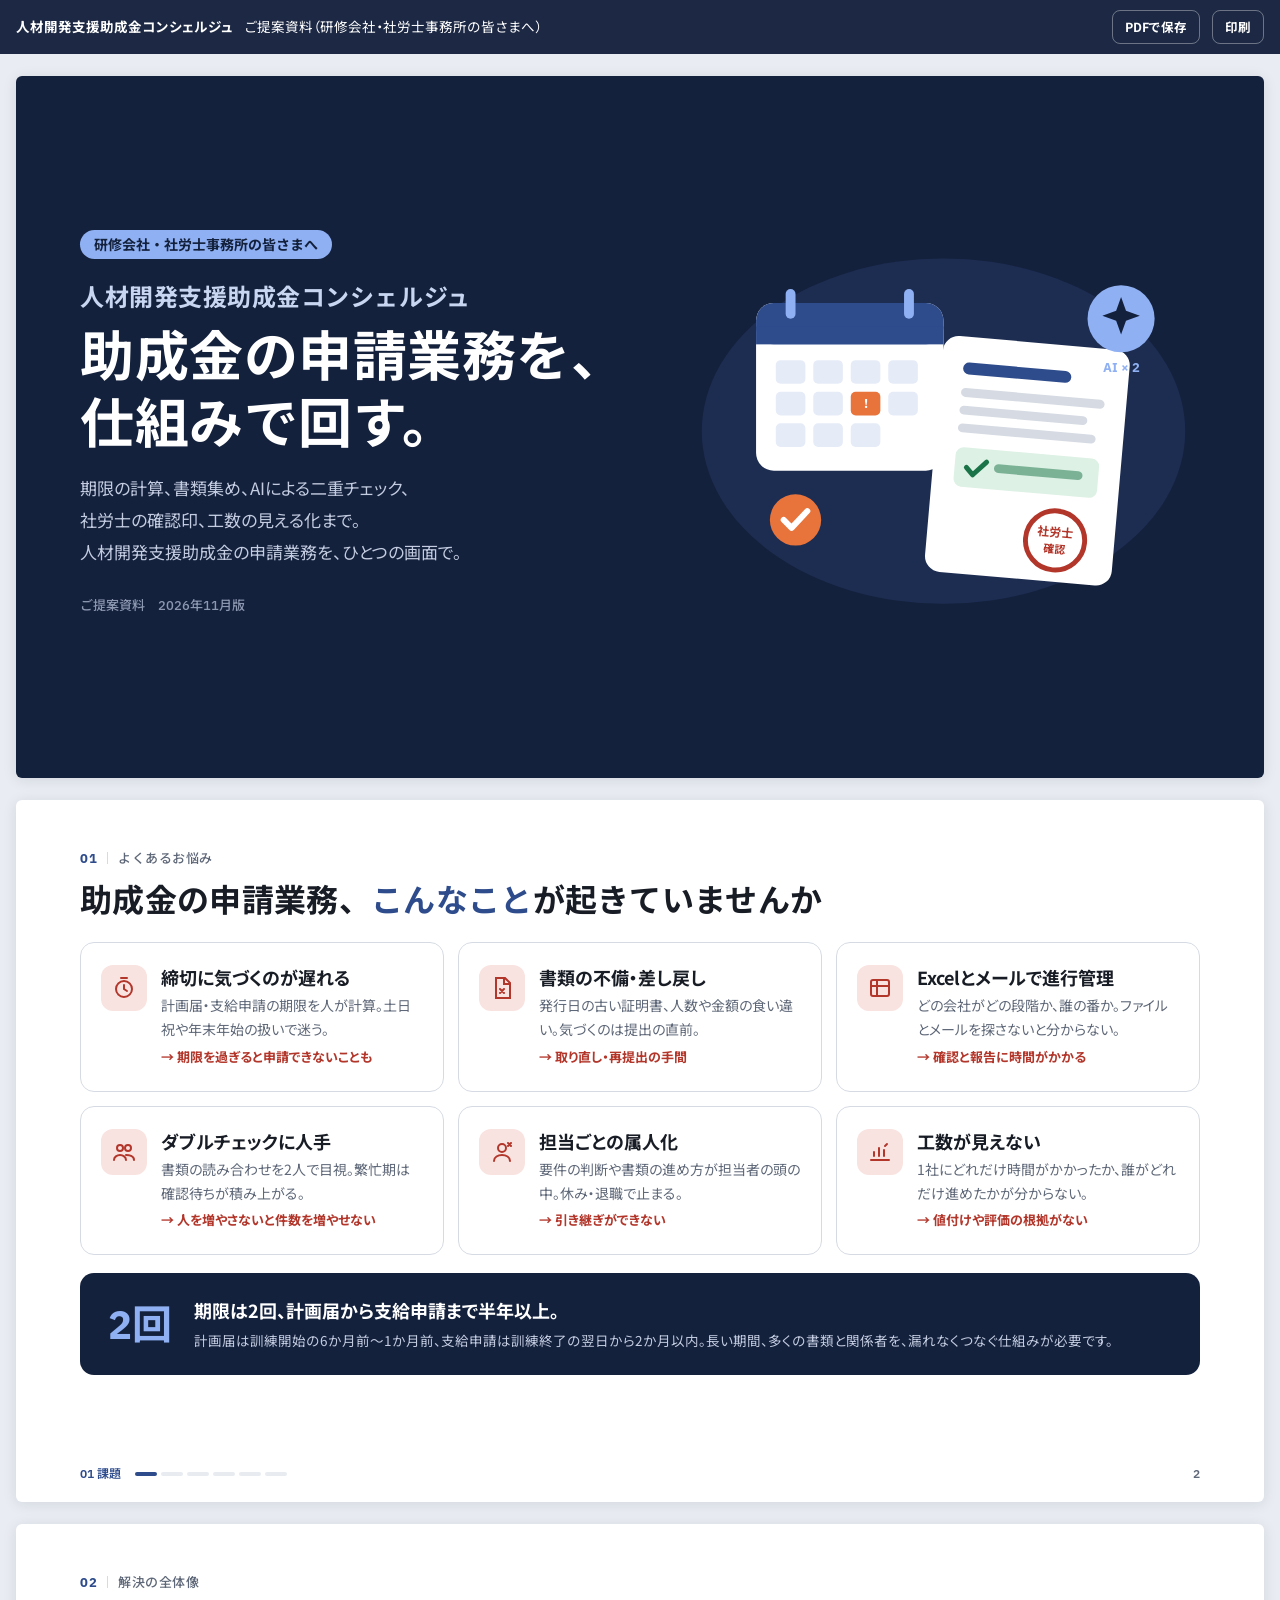
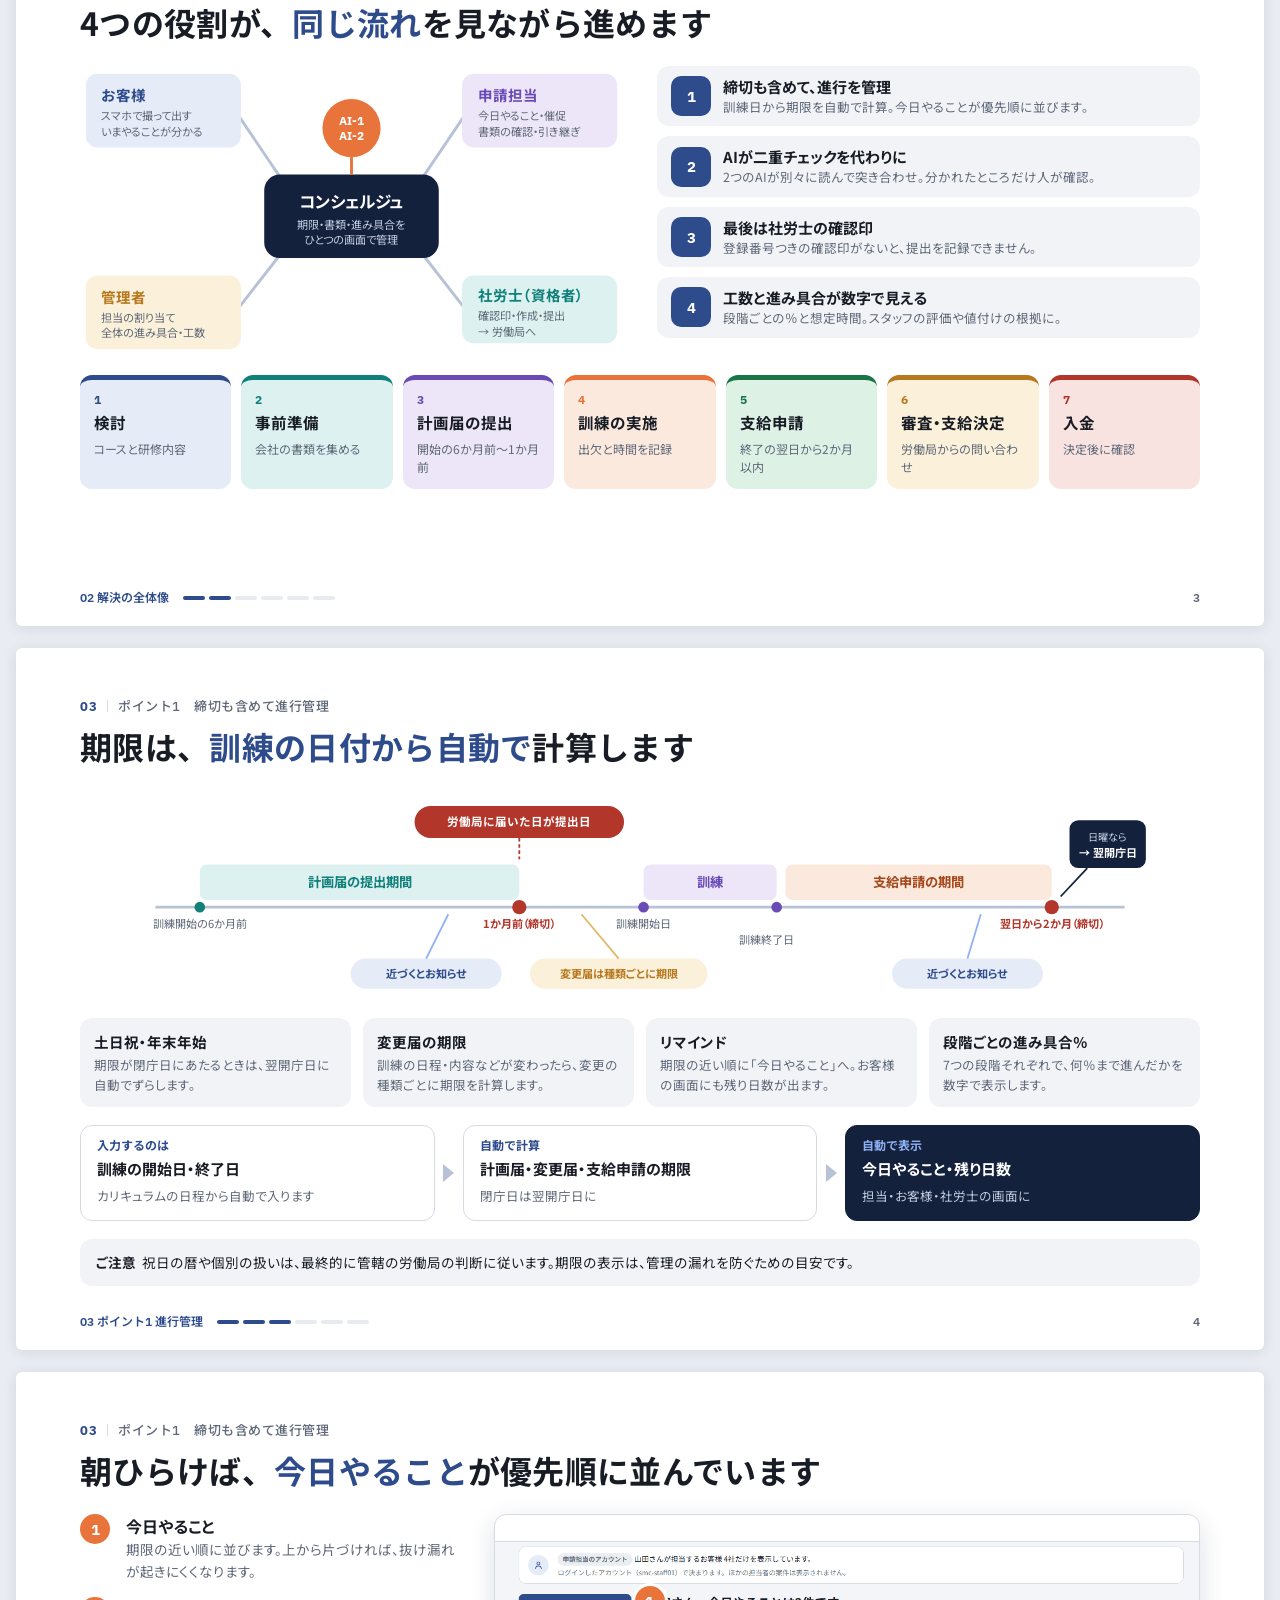
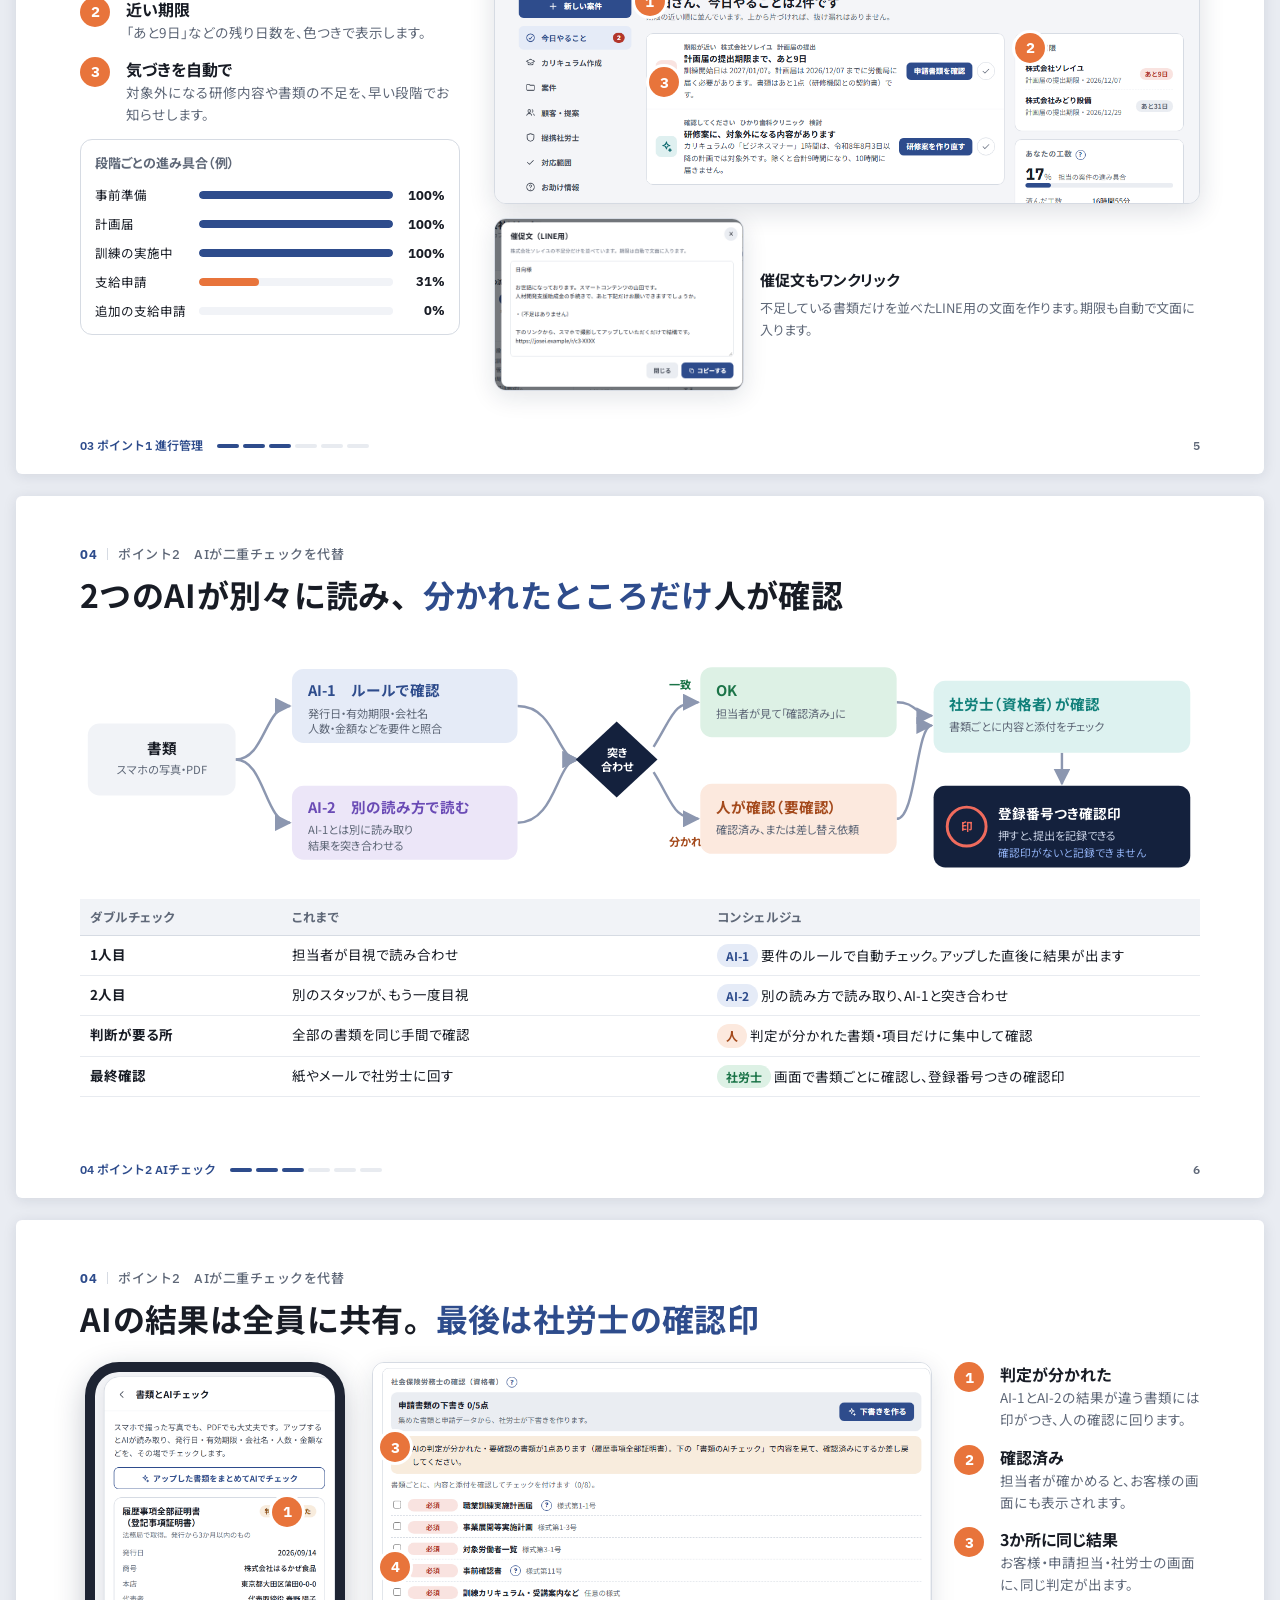
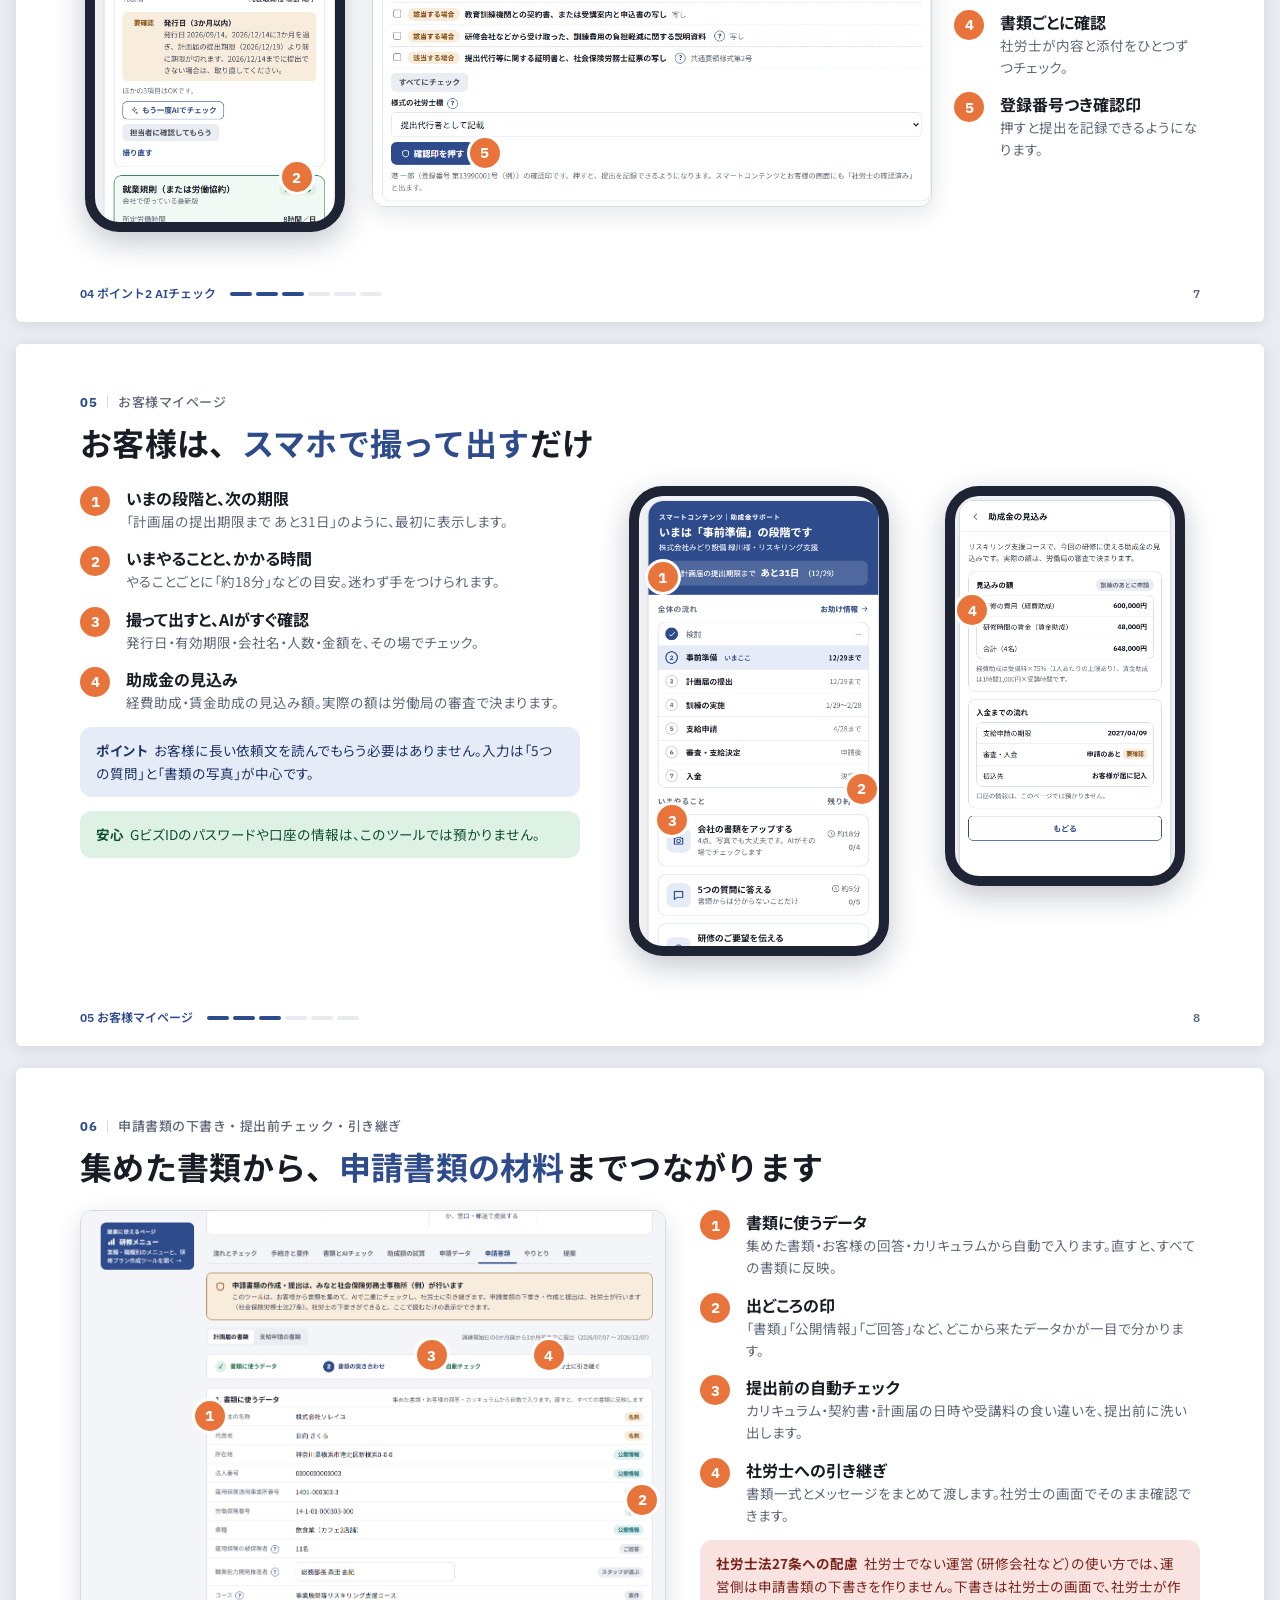
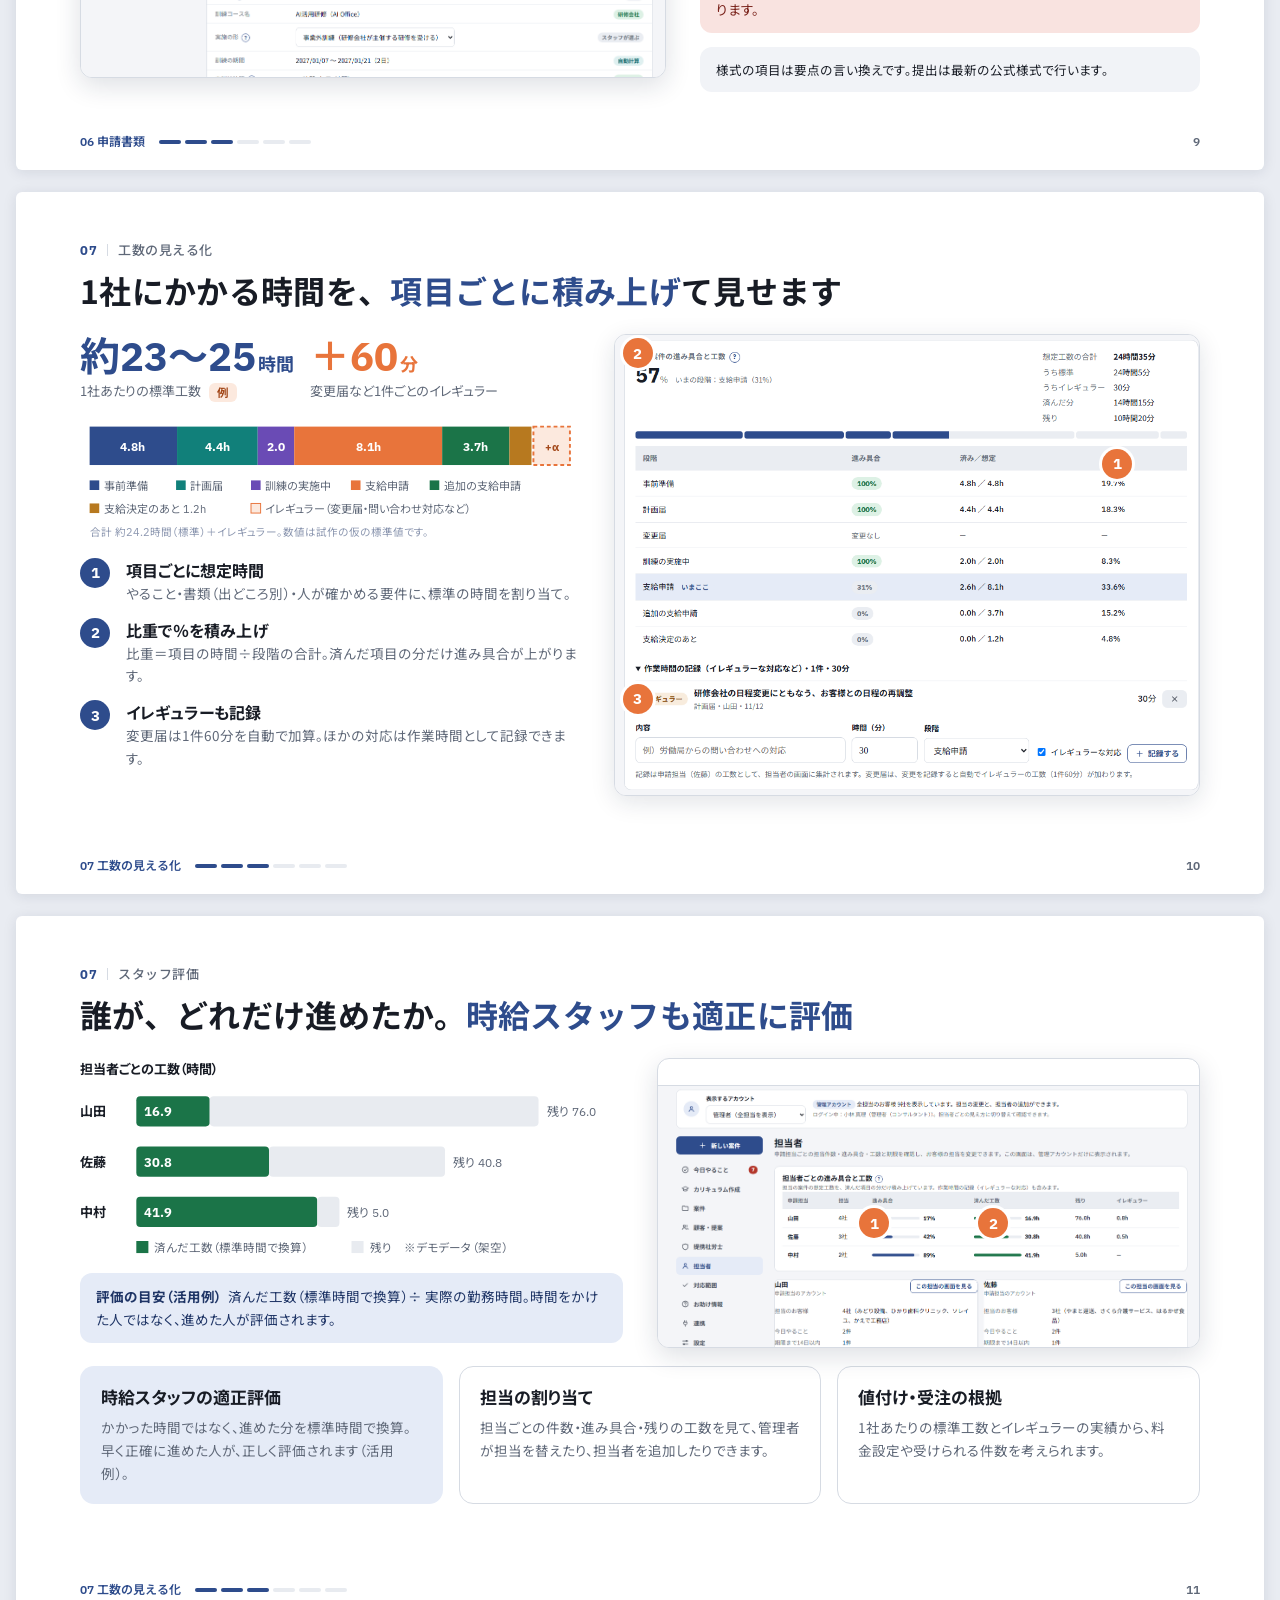
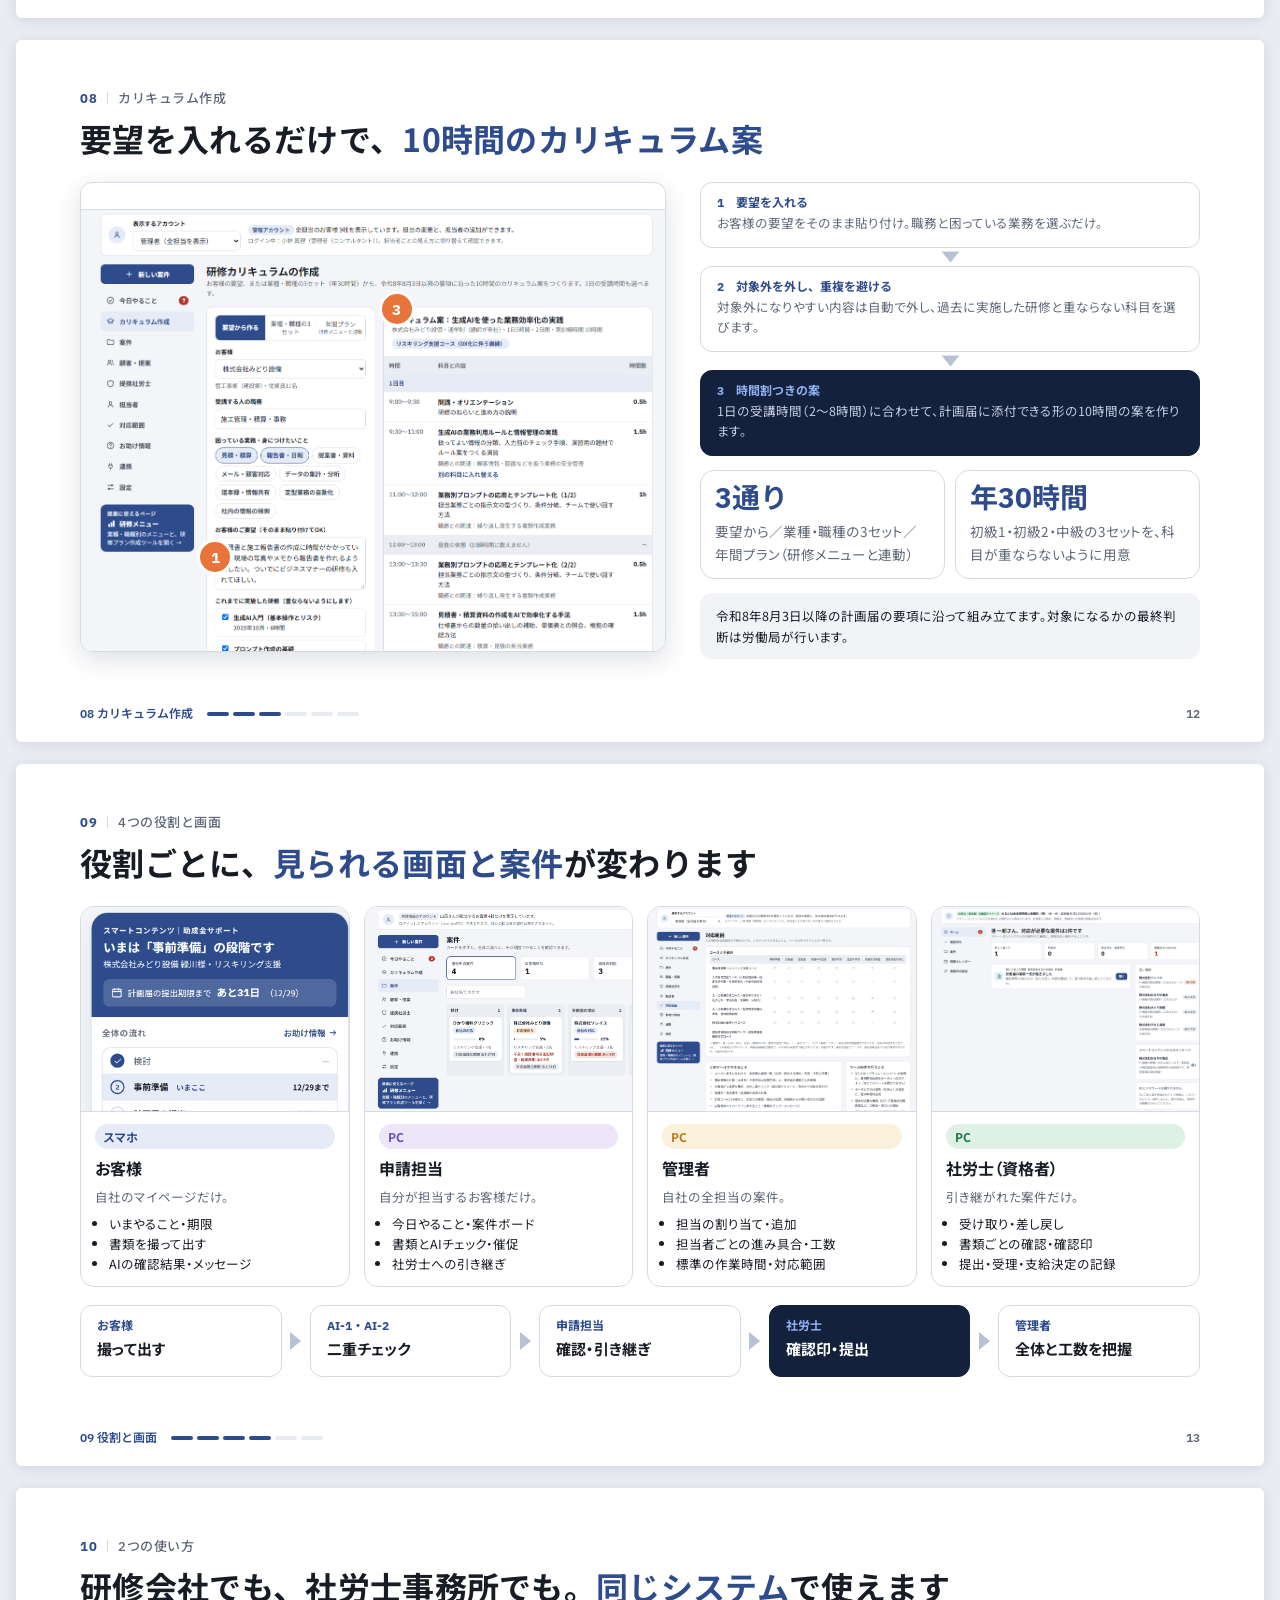
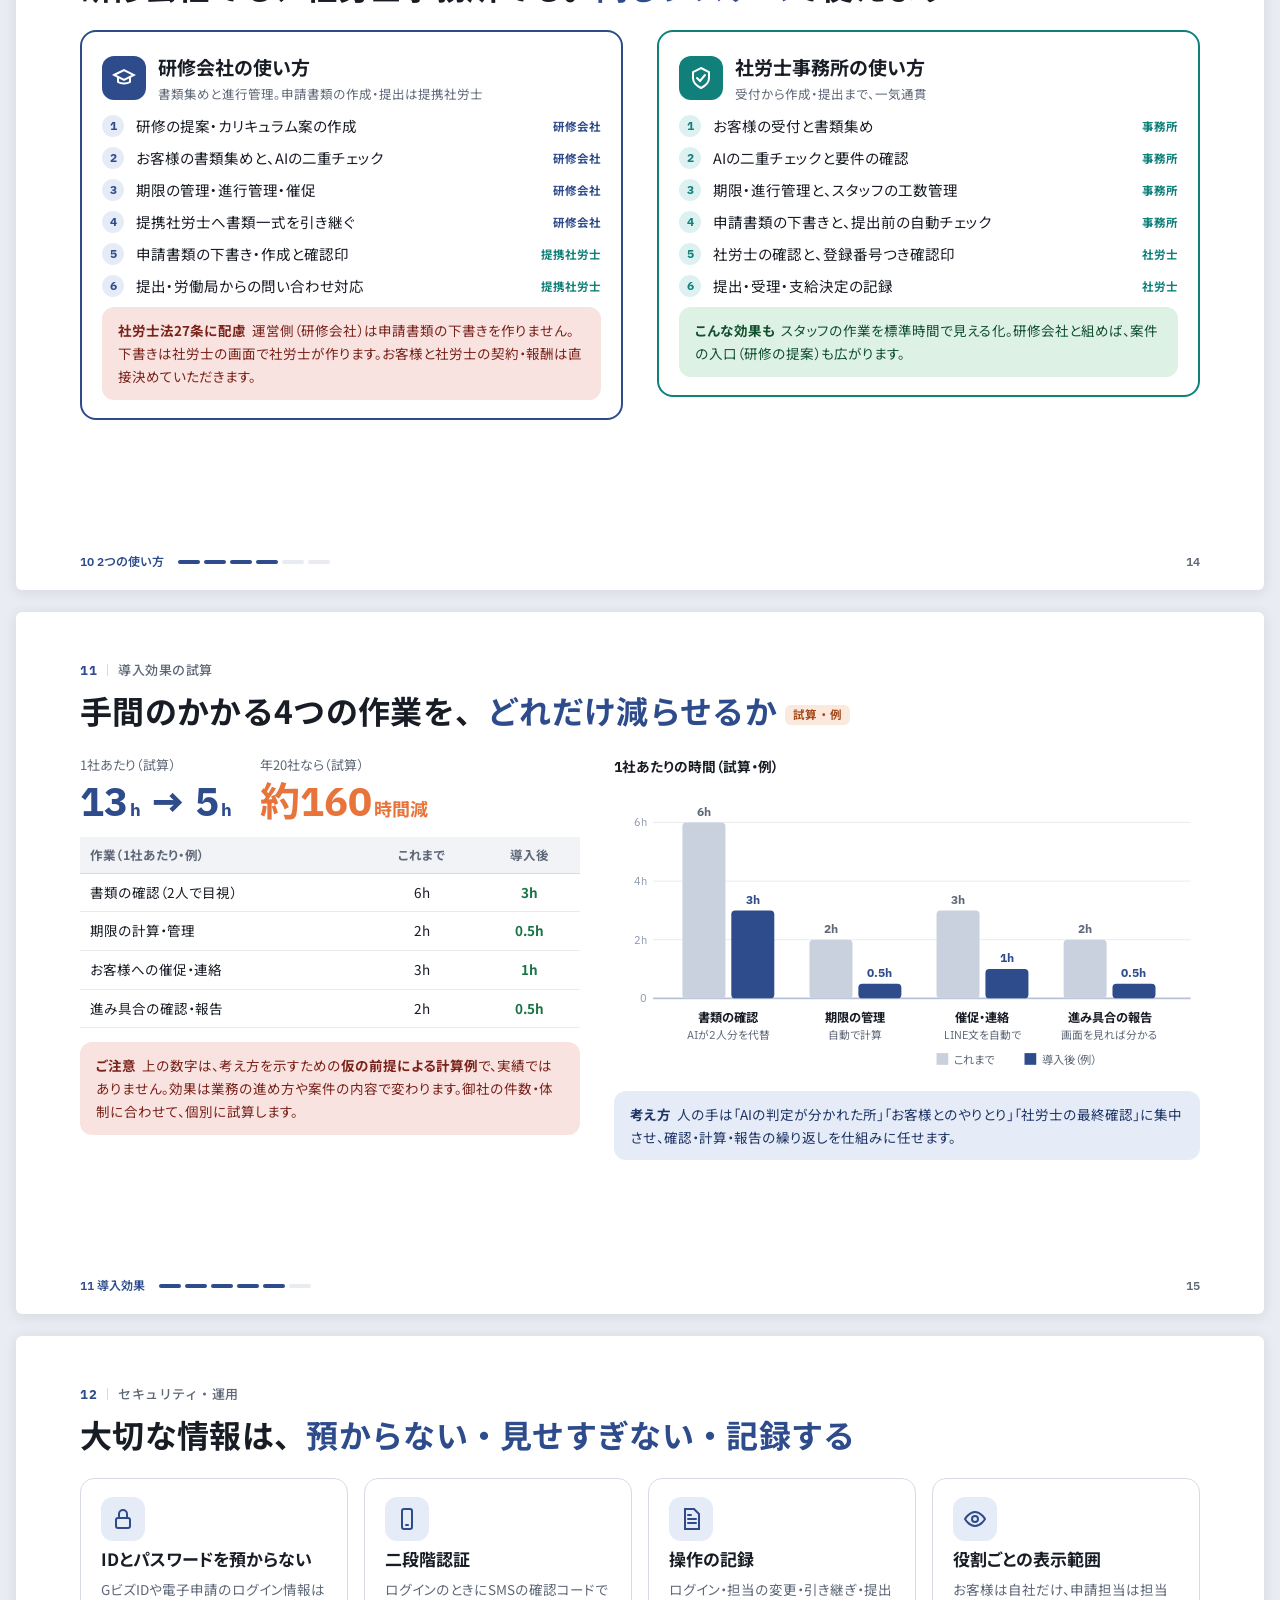
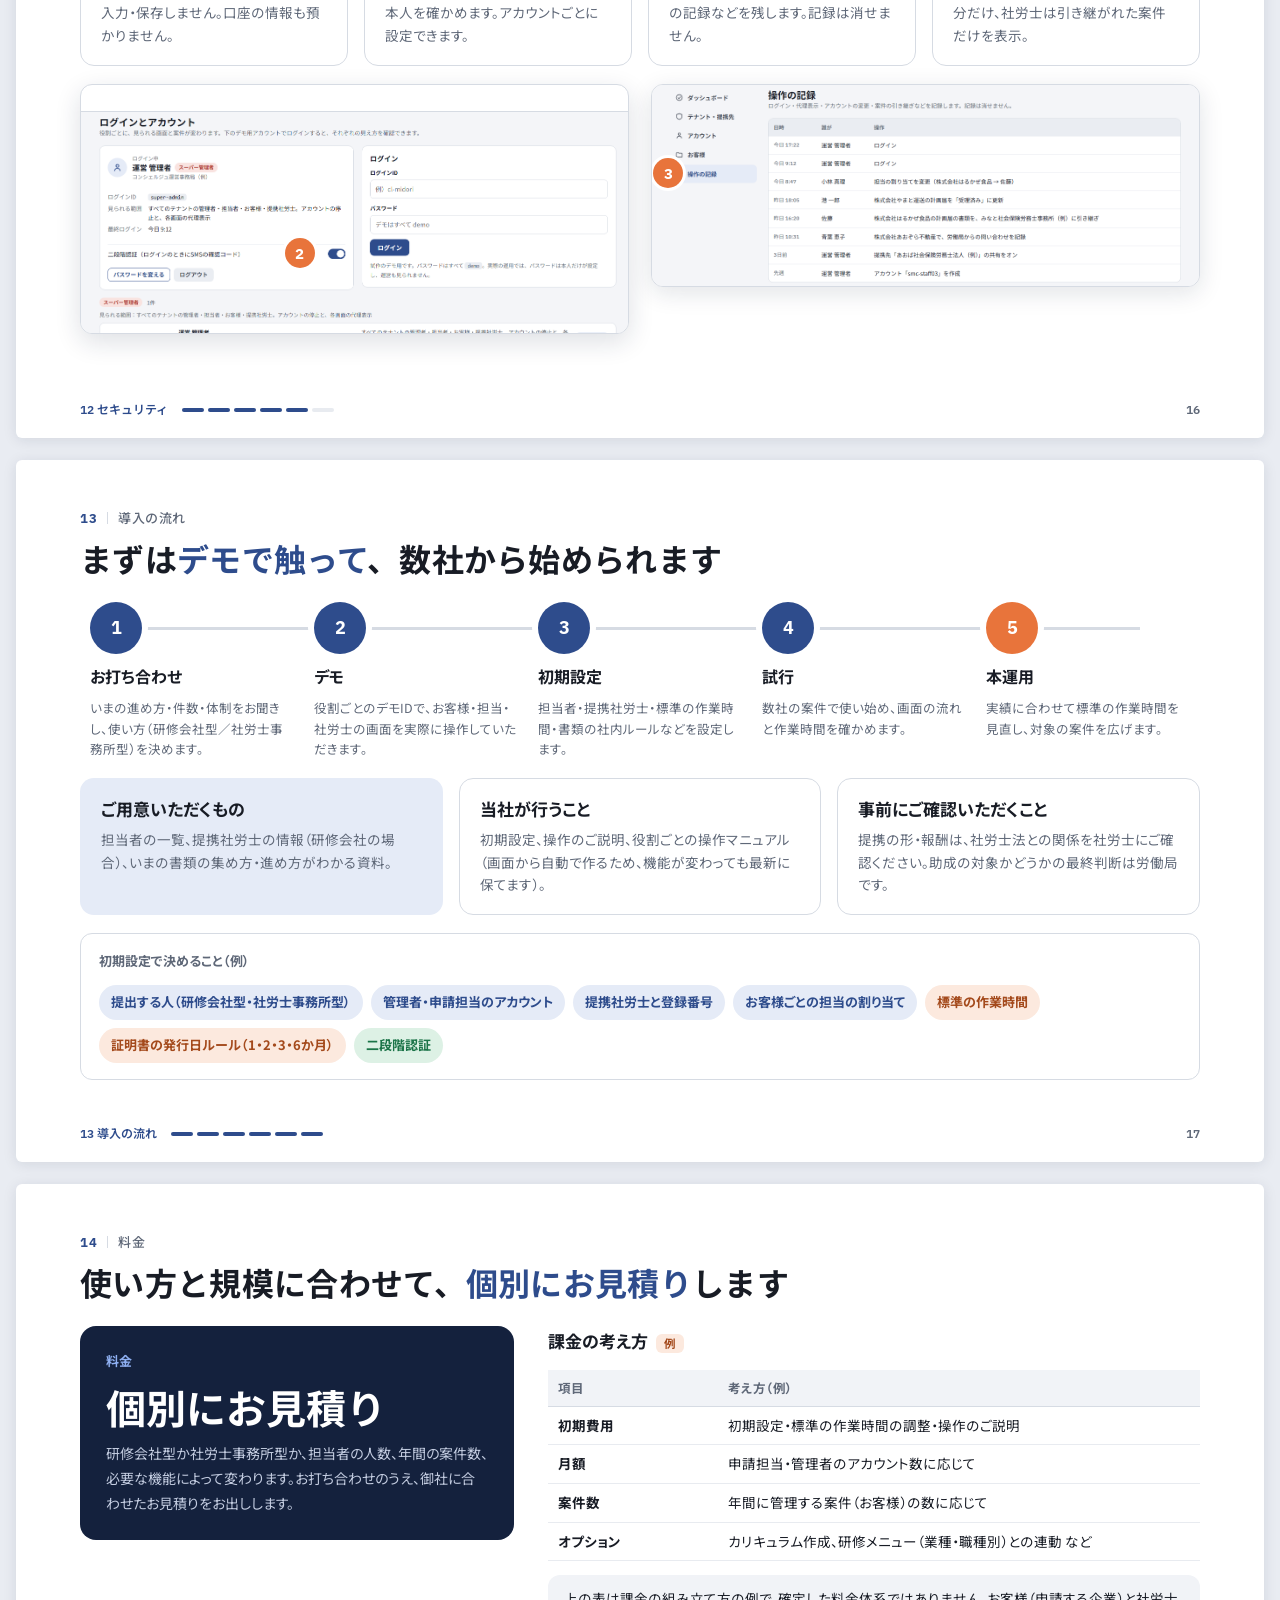
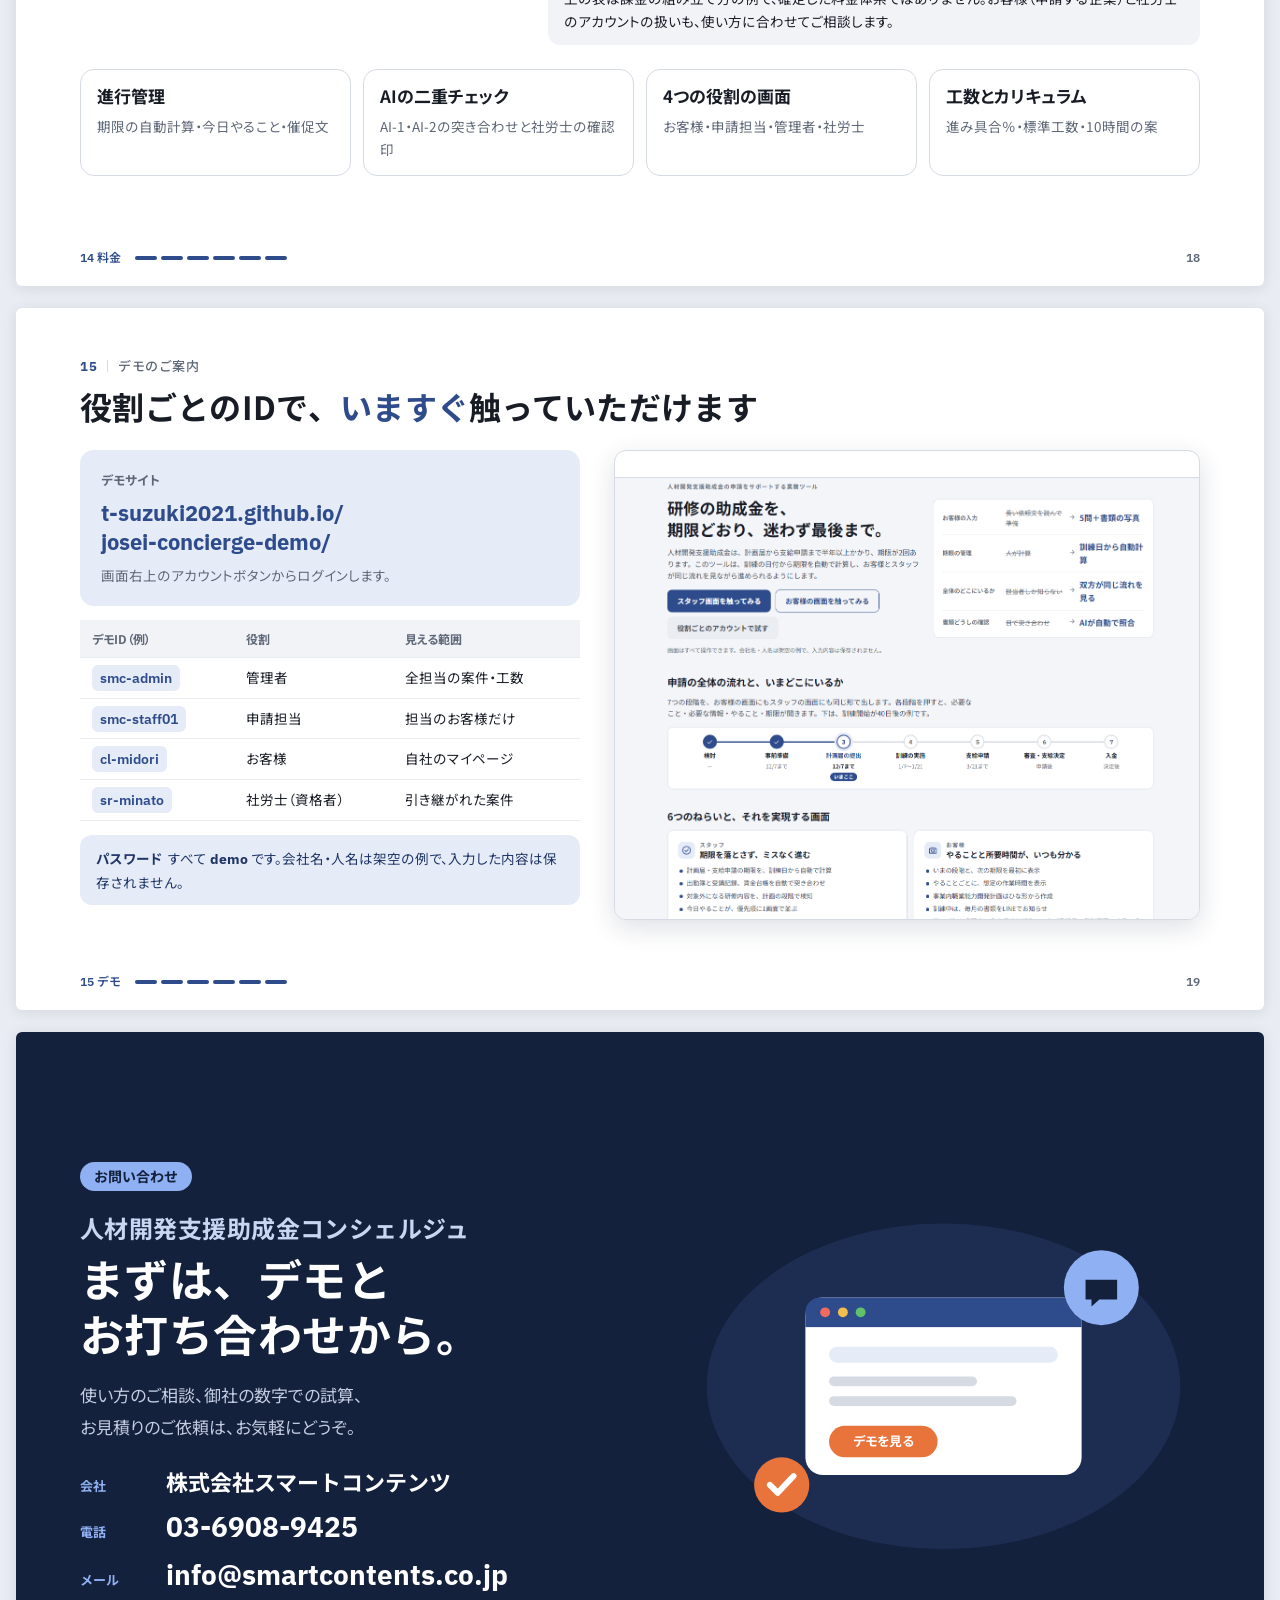
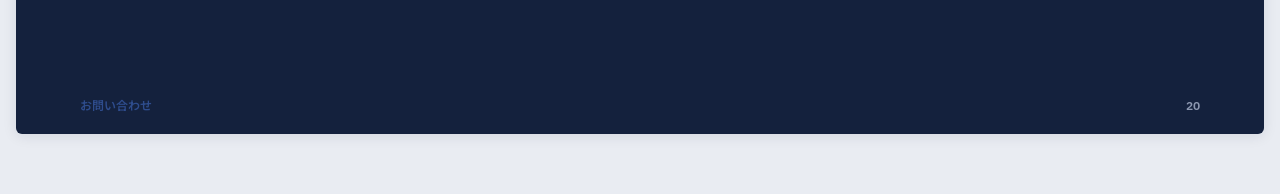
<file: docs/sales-deck.html>
<!doctype html>
<html lang="ja"><head><meta charset="utf-8"><meta name="viewport" content="width=device-width,initial-scale=1">
<title>コンシェルジュ ご提案資料</title><meta name="robots" content="noindex">
<link rel="preconnect" href="https://fonts.googleapis.com"><link rel="preconnect" href="https://fonts.gstatic.com" crossorigin>
<link href="https://fonts.googleapis.com/css2?family=Noto+Sans+JP:wght@400;500;700&family=IBM+Plex+Sans:wght@500;600;700&display=swap" rel="stylesheet">
<link rel="stylesheet" href="doc.css"><link rel="icon" href="../favicon-app-32.png">
<style>
.pg svg.fig{width:100%;height:auto;display:block}
.pains{display:grid;grid-template-columns:repeat(3,1fr);gap:14px}
.pain{border:1px solid var(--line);border-radius:14px;padding:22px 20px;background:#fff;display:grid;grid-template-columns:46px 1fr;gap:4px 14px;align-items:start}
.pain .ic{grid-row:span 3;width:46px;height:46px;border-radius:12px;display:grid;place-items:center;background:var(--warn-pale);color:var(--warn)}
.pain .ic svg{width:24px;height:24px}
.pain h3{margin:0;font-size:18px;line-height:1.4}
.pain p{margin:0;color:var(--muted);font-size:14px;line-height:1.7}
.pain .res{font-size:13px;font-weight:700;color:var(--warn)}
.band{display:flex;align-items:center;gap:22px;border-radius:14px;background:var(--navy);color:#fff;padding:22px 28px}
.band b{font-size:18px}.band span{color:#C3CCE0;font-size:13.5px;line-height:1.6}
.band .bn{font:700 40px/1 var(--num);color:#8FB0F2;white-space:nowrap}
.pts{display:flex;flex-direction:column;gap:10px}
.pt{display:grid;grid-template-columns:40px 1fr;gap:12px;align-items:center;border-radius:12px;padding:10px 14px;background:var(--sunk)}
.pt i{font-style:normal;width:40px;height:40px;border-radius:10px;display:grid;place-items:center;background:var(--brand);color:#fff;font:700 15px/1 var(--num)}
.pt b{display:block;font-size:15px;line-height:1.4}.pt span{display:block;font-size:12.5px;color:var(--muted);line-height:1.55}
.rules{display:grid;grid-template-columns:repeat(4,1fr);gap:12px}
.rule{border-radius:12px;padding:12px 14px;background:var(--sunk);font-size:12.5px;line-height:1.6;color:var(--muted)}
.rule b{display:block;color:var(--fg);font-size:14.5px;margin-bottom:2px}
.mt{display:grid;grid-template-columns:96px 1fr 44px;gap:8px;align-items:center;font-size:12.5px}
.mt .meter{height:8px}.mt .v{font:700 12.5px/1 var(--num);text-align:right}
.mts{display:flex;flex-direction:column;gap:7px;border:1px solid var(--line);border-radius:12px;padding:12px 14px}
.mts h4{margin:0 0 2px;font-size:13px;color:var(--muted)}
.vs{display:grid;grid-template-columns:1fr 1fr;gap:0;border:1px solid var(--line);border-radius:12px;overflow:hidden;font-size:13px}
.vs>div{padding:9px 14px;border-bottom:1px solid var(--line-2);line-height:1.55}
.vs>div:nth-child(odd){background:var(--sunk);color:var(--muted)}
.vs>div.h{font-weight:700;font-size:12.5px;background:var(--navy);color:#fff}
.vs>div.h.b{background:var(--brand)}
.roles{display:grid;grid-template-columns:repeat(4,1fr);gap:14px}
.role{border:1px solid var(--line);border-radius:14px;overflow:hidden;background:#fff;display:flex;flex-direction:column}
.role .im{height:205px;overflow:hidden;background:var(--sunk);border-bottom:1px solid var(--line)}
.role .im img{width:100%;height:100%;object-fit:cover;object-position:top left}
.role .tx{padding:12px 14px;display:flex;flex-direction:column;gap:5px}
.role .tx h3{margin:0;font-size:16px}
.role .tx p{margin:0;font-size:12.5px;color:var(--muted);line-height:1.6}
.role ul{margin:2px 0 0;padding-left:1.1em;font-size:12.5px;line-height:1.6}
.pat{border-radius:16px;padding:18px 20px;display:flex;flex-direction:column;gap:10px;border:2px solid var(--c);background:#fff}
.pat .hd{display:flex;align-items:center;gap:12px}
.pat .hd .ic{width:44px;height:44px;border-radius:12px;background:var(--c);color:#fff;display:grid;place-items:center}
.pat .hd .ic svg{width:24px;height:24px}
.pat h3{margin:0;font-size:19px}.pat .hd small{display:block;color:var(--muted);font-size:12.5px}
.pat ol{margin:0;padding:0;list-style:none;display:flex;flex-direction:column;gap:10px}
.pat li{display:grid;grid-template-columns:24px 1fr 90px;gap:10px;align-items:center;font-size:14.5px;line-height:1.5}
.pat li>i{font-style:normal;width:22px;height:22px;border-radius:50%;background:var(--c-pale);color:var(--c);display:grid;place-items:center;font:700 11.5px/1 var(--num)}
.pat li .who{font-size:11.5px;font-weight:700;text-align:right;color:var(--c)}
.pat li.sr .who{color:var(--teal)}
.pat.p1{--c:var(--brand);--c-pale:var(--brand-pale)}.pat.p2{--c:var(--teal);--c-pale:var(--teal-pale)}
.ids{width:100%;border-collapse:collapse;font-size:13.5px}
.ids td,.ids th{padding:8px 12px;border-bottom:1px solid var(--line-2);text-align:left}
.ids th{font-size:12px;color:var(--muted);background:var(--sunk)}
.ids code{font:600 14px/1 var(--num);background:var(--brand-pale);color:var(--brand);padding:4px 8px;border-radius:6px}
.url{display:block;font:700 22px/1.3 var(--num);color:var(--brand);word-break:break-all;text-decoration:none}
.steps5{display:grid;grid-template-columns:repeat(5,1fr);gap:0;position:relative}
.st5{padding:0 10px;display:flex;flex-direction:column;gap:8px;align-items:flex-start;position:relative}
.st5 .dot{width:52px;height:52px;border-radius:50%;background:var(--brand);color:#fff;display:grid;place-items:center;font:700 18px/1 var(--num);position:relative;z-index:1;box-shadow:0 0 0 6px #fff}
.st5.hl .dot{background:var(--accent)}
.st5 b{font-size:16px}.st5 p{margin:0;font-size:12.5px;color:var(--muted);line-height:1.65}
.st5 .who{font-size:11.5px;font-weight:700;color:var(--brand)}
.steps5::before{content:'';position:absolute;left:36px;right:60px;top:25px;height:3px;background:var(--line)}
.price{border-radius:16px;background:var(--navy);color:#fff;padding:24px 26px;display:flex;flex-direction:column;gap:10px;justify-content:center}
.price .big{font:700 40px/1.2 var(--sans)}
.price p{margin:0;color:#C3CCE0;font-size:14px;line-height:1.8}
.contact{display:flex;flex-direction:column;gap:14px;margin-top:26px}
.contact div{display:flex;align-items:baseline;gap:16px}
.contact .k{font:700 13px/1 var(--num);color:#8FB0F2;width:70px}
.contact .v{font:700 28px/1.2 var(--num);color:#fff}
.tbl-wrap{overflow-x:auto}
.g3{display:grid;grid-template-columns:270px 560px 1fr;gap:22px;align-items:start}
.chips{display:flex;flex-wrap:wrap;gap:8px}.chips .chip{font-size:13px;padding:6px 12px}
.flow.v{flex-direction:column}.flow.v>.ar{flex:0 0 18px}.flow.v>.ar::before{transform:rotate(90deg)}
.ex{display:inline-block;font:700 11.5px/1 var(--sans);color:#A44A1C;background:var(--accent-pale);border-radius:6px;padding:4px 8px;margin-left:8px;vertical-align:middle}
@media screen and (max-width:900px){
 .pains,.rules,.roles{grid-template-columns:1fr}
 .steps5{grid-template-columns:1fr;gap:16px}.steps5::before{display:none}
 .band{flex-direction:column;align-items:flex-start}
 .vs{font-size:12px}
 .g3{grid-template-columns:1fr}
 .g3 .shot{max-width:100%}
 .url{font-size:16px}
 .contact .v{font-size:20px}
 .price .big{font-size:28px}
 .pat li{grid-template-columns:22px 1fr}.pat li .who{grid-column:2;text-align:left}
}
</style>
</head><body>
<div class="topbar noprint"><b>人材開発支援助成金コンシェルジュ</b><span class="t">ご提案資料（研修会社・社労士事務所の皆さまへ）</span><span class="sp"></span><a href="sales-deck.pdf" download>PDFで保存</a><a href="javascript:print()">印刷</a></div>
<main class="doc">

<section class="pg dark"><div class="cover"><div>
<span class="tag">研修会社・社労士事務所の皆さまへ</span>
<h1><small>人材開発支援助成金コンシェルジュ</small>助成金の申請業務を、<br>仕組みで回す。</h1>
<p>期限の計算、書類集め、AIによる二重チェック、<br>社労士の確認印、工数の見える化まで。<br>人材開発支援助成金の申請業務を、ひとつの画面で。</p>
<div class="ver">ご提案資料　2026年11月版</div></div>
<div class="art"><svg viewBox="0 0 520 400" role="img" aria-label="カレンダーと書類、確認印のイラスト">
<ellipse cx="260" cy="210" rx="245" ry="175" fill="#1D2D52"/>
<rect x="70" y="80" width="190" height="170" rx="18" fill="#fff"/><rect x="70" y="80" width="190" height="42" rx="18" fill="#2E4C8C"/><rect x="70" y="104" width="190" height="18" fill="#2E4C8C"/>
<rect x="100" y="66" width="10" height="30" rx="5" fill="#8FB0F2"/><rect x="220" y="66" width="10" height="30" rx="5" fill="#8FB0F2"/>
<g fill="#E5EBF7"><rect x="90" y="138" width="30" height="24" rx="5"/><rect x="128" y="138" width="30" height="24" rx="5"/><rect x="166" y="138" width="30" height="24" rx="5"/><rect x="204" y="138" width="30" height="24" rx="5"/><rect x="90" y="170" width="30" height="24" rx="5"/><rect x="128" y="170" width="30" height="24" rx="5"/><rect x="204" y="170" width="30" height="24" rx="5"/><rect x="90" y="202" width="30" height="24" rx="5"/><rect x="128" y="202" width="30" height="24" rx="5"/><rect x="166" y="202" width="30" height="24" rx="5"/></g>
<rect x="166" y="170" width="30" height="24" rx="5" fill="#E8743B"/><text x="181" y="187" text-anchor="middle" font-size="13" font-weight="700" fill="#fff" font-family="IBM Plex Sans,sans-serif">!</text>
<rect x="250" y="120" width="190" height="240" rx="16" fill="#fff" transform="rotate(5 345 240)"/>
<g transform="rotate(5 345 240)"><rect x="272" y="146" width="110" height="12" rx="6" fill="#2E4C8C"/><rect x="272" y="172" width="146" height="9" rx="4.5" fill="#D6DBE3"/><rect x="272" y="190" width="130" height="9" rx="4.5" fill="#D6DBE3"/><rect x="272" y="208" width="140" height="9" rx="4.5" fill="#D6DBE3"/>
<rect x="272" y="232" width="146" height="40" rx="8" fill="#DDF1E5"/><path d="M284 252l7 7 13-14" stroke="#1B7448" stroke-width="5" fill="none" stroke-linecap="round" stroke-linejoin="round"/><rect x="312" y="246" width="90" height="9" rx="4.5" fill="#1B7448" opacity=".5"/>
<circle cx="380" cy="318" r="30" fill="none" stroke="#B3362B" stroke-width="5"/><text x="380" y="314" text-anchor="middle" font-size="12" font-weight="700" fill="#B3362B" font-family="Noto Sans JP,sans-serif">社労士</text><text x="380" y="331" text-anchor="middle" font-size="11" font-weight="700" fill="#B3362B" font-family="Noto Sans JP,sans-serif">確認</text></g>
<circle cx="440" cy="96" r="34" fill="#8FB0F2"/><path d="M440 74l5 14 14 5-14 5-5 14-5-14-14-5 14-5z" fill="#14213D"/><text x="440" y="150" text-anchor="middle" font-size="13" font-weight="700" fill="#8FB0F2" font-family="IBM Plex Sans,sans-serif">AI × 2</text>
<circle cx="110" cy="300" r="26" fill="#E8743B"/><path d="M98 300l8 8 16-17" stroke="#fff" stroke-width="6" fill="none" stroke-linecap="round" stroke-linejoin="round"/>
</svg></div></div></section>

<section class="pg"><div class="pg-head"><div class="eyebrow"><span class="no">01</span><span class="sep"></span><span class="sub">よくあるお悩み</span></div><h2>助成金の申請業務、<em>こんなこと</em>が起きていませんか</h2></div>
<div class="pg-body">
<div class="pains">
<div class="pain"><span class="ic"><svg viewBox="0 0 24 24" fill="none" stroke="currentColor" stroke-width="2" stroke-linecap="round"><circle cx="12" cy="13" r="8"/><path d="M12 9v4l3 2M9 2h6"/></svg></span><h3>締切に気づくのが遅れる</h3><p>計画届・支給申請の期限を人が計算。土日祝や年末年始の扱いで迷う。</p><span class="res">→ 期限を過ぎると申請できないことも</span></div>
<div class="pain"><span class="ic"><svg viewBox="0 0 24 24" fill="none" stroke="currentColor" stroke-width="2" stroke-linecap="round"><path d="M6 2h9l5 5v15H6z"/><path d="M14 2v6h6M10 13l4 4M14 13l-4 4"/></svg></span><h3>書類の不備・差し戻し</h3><p>発行日の古い証明書、人数や金額の食い違い。気づくのは提出の直前。</p><span class="res">→ 取り直し・再提出の手間</span></div>
<div class="pain"><span class="ic"><svg viewBox="0 0 24 24" fill="none" stroke="currentColor" stroke-width="2" stroke-linecap="round"><rect x="3" y="4" width="18" height="16" rx="2"/><path d="M3 10h18M9 4v16"/></svg></span><h3>Excelとメールで進行管理</h3><p>どの会社がどの段階か、誰の番か。ファイルとメールを探さないと分からない。</p><span class="res">→ 確認と報告に時間がかかる</span></div>
<div class="pain"><span class="ic"><svg viewBox="0 0 24 24" fill="none" stroke="currentColor" stroke-width="2" stroke-linecap="round"><circle cx="8" cy="8" r="3"/><circle cx="16" cy="8" r="3"/><path d="M2 20c0-3 3-5 6-5s6 2 6 5M14 15c3 0 8 1 8 5"/></svg></span><h3>ダブルチェックに人手</h3><p>書類の読み合わせを2人で目視。繁忙期は確認待ちが積み上がる。</p><span class="res">→ 人を増やさないと件数を増やせない</span></div>
<div class="pain"><span class="ic"><svg viewBox="0 0 24 24" fill="none" stroke="currentColor" stroke-width="2" stroke-linecap="round"><circle cx="12" cy="8" r="4"/><path d="M4 21c0-4 4-6 8-6s8 2 8 6"/><path d="M18 3l3 3M21 3l-3 3"/></svg></span><h3>担当ごとの属人化</h3><p>要件の判断や書類の進め方が担当者の頭の中。休み・退職で止まる。</p><span class="res">→ 引き継ぎができない</span></div>
<div class="pain"><span class="ic"><svg viewBox="0 0 24 24" fill="none" stroke="currentColor" stroke-width="2" stroke-linecap="round"><path d="M3 20h18M6 16v-4M11 16V8M16 16v-6"/><path d="M19 4l-2 2" /></svg></span><h3>工数が見えない</h3><p>1社にどれだけ時間がかかったか、誰がどれだけ進めたかが分からない。</p><span class="res">→ 値付けや評価の根拠がない</span></div>
</div>
<div class="band"><span class="bn">2回</span><div><b>期限は2回、計画届から支給申請まで半年以上。</b><br><span>計画届は訓練開始の6か月前〜1か月前、支給申請は訓練終了の翌日から2か月以内。長い期間、多くの書類と関係者を、漏れなくつなぐ仕組みが必要です。</span></div></div>
</div>
<div class="pg-foot"><span class="ch">01 課題</span><span class="dots"><i class="on"></i><i></i><i></i><i></i><i></i><i></i></span></div></section>

<section class="pg"><div class="pg-head"><div class="eyebrow"><span class="no">02</span><span class="sep"></span><span class="sub">解決の全体像</span></div><h2>4つの役割が、<em>同じ流れ</em>を見ながら進めます</h2></div>
<div class="pg-body">
<div class="split even" style="flex:0 0 auto">
<svg class="fig" viewBox="0 0 560 300" role="img" aria-label="お客様・申請担当・管理者・社労士がコンシェルジュを中心につながる図">
<g stroke="#B7C2D6" stroke-width="3" fill="none"><path d="M160 46 L210 120"/><path d="M400 46 L350 120"/><path d="M160 254 L210 190"/><path d="M400 254 L350 190"/></g>
<g font-family="Noto Sans JP,sans-serif">
<rect x="190" y="112" width="180" height="86" rx="16" fill="#14213D"/><text x="280" y="146" text-anchor="middle" font-size="17" font-weight="700" fill="#fff">コンシェルジュ</text><text x="280" y="168" text-anchor="middle" font-size="11.5" fill="#C3CCE0">期限・書類・進み具合を</text><text x="280" y="184" text-anchor="middle" font-size="11.5" fill="#C3CCE0">ひとつの画面で管理</text>
<circle cx="280" cy="64" r="30" fill="#E8743B"/><text x="280" y="61" text-anchor="middle" font-size="12" font-weight="700" fill="#fff" font-family="IBM Plex Sans,sans-serif">AI-1</text><text x="280" y="76" text-anchor="middle" font-size="12" font-weight="700" fill="#fff" font-family="IBM Plex Sans,sans-serif">AI-2</text><path d="M280 94 L280 112" stroke="#E8743B" stroke-width="3"/>
<rect x="6" y="8" width="160" height="76" rx="12" fill="#E5EBF7"/><text x="22" y="36" font-size="15" font-weight="700" fill="#2E4C8C">お客様</text><text x="22" y="56" font-size="11.5" fill="#5F6878">スマホで撮って出す</text><text x="22" y="72" font-size="11.5" fill="#5F6878">いまやることが分かる</text>
<rect x="394" y="8" width="160" height="76" rx="12" fill="#ECE6F8"/><text x="410" y="36" font-size="15" font-weight="700" fill="#6A4BB5">申請担当</text><text x="410" y="56" font-size="11.5" fill="#5F6878">今日やること・催促</text><text x="410" y="72" font-size="11.5" fill="#5F6878">書類の確認・引き継ぎ</text>
<rect x="6" y="216" width="160" height="76" rx="12" fill="#FBF0D9"/><text x="22" y="244" font-size="15" font-weight="700" fill="#B7791F">管理者</text><text x="22" y="264" font-size="11.5" fill="#5F6878">担当の割り当て</text><text x="22" y="280" font-size="11.5" fill="#5F6878">全体の進み具合・工数</text>
<rect x="394" y="216" width="160" height="70" rx="12" fill="#DDF2F0"/><text x="410" y="242" font-size="15" font-weight="700" fill="#11807A">社労士（資格者）</text><text x="410" y="262" font-size="11.5" fill="#5F6878">確認印・作成・提出</text><text x="410" y="278" font-size="11.5" fill="#5F6878">→ 労働局へ</text>
</g></svg>
<div class="pts">
<div class="pt"><i>1</i><div><b>締切も含めて、進行を管理</b><span>訓練日から期限を自動で計算。今日やることが優先順に並びます。</span></div></div>
<div class="pt"><i>2</i><div><b>AIが二重チェックを代わりに</b><span>2つのAIが別々に読んで突き合わせ。分かれたところだけ人が確認。</span></div></div>
<div class="pt"><i>3</i><div><b>最後は社労士の確認印</b><span>登録番号つきの確認印がないと、提出を記録できません。</span></div></div>
<div class="pt"><i>4</i><div><b>工数と進み具合が数字で見える</b><span>段階ごとの％と想定時間。スタッフの評価や値付けの根拠に。</span></div></div>
</div></div>
<div class="stages" style="--n:7">
<div class="stage s1"><span class="sn">1</span><b>検討</b><small>コースと研修内容</small></div>
<div class="stage s2"><span class="sn">2</span><b>事前準備</b><small>会社の書類を集める</small></div>
<div class="stage s3"><span class="sn">3</span><b>計画届の提出</b><small>開始の6か月前〜1か月前</small></div>
<div class="stage s4"><span class="sn">4</span><b>訓練の実施</b><small>出欠と時間を記録</small></div>
<div class="stage s5"><span class="sn">5</span><b>支給申請</b><small>終了の翌日から2か月以内</small></div>
<div class="stage s6"><span class="sn">6</span><b>審査・支給決定</b><small>労働局からの問い合わせ</small></div>
<div class="stage s7"><span class="sn">7</span><b>入金</b><small>決定後に確認</small></div>
</div>
</div>
<div class="pg-foot"><span class="ch">02 解決の全体像</span><span class="dots"><i class="on"></i><i class="on"></i><i></i><i></i><i></i><i></i></span></div></section>

<section class="pg"><div class="pg-head"><div class="eyebrow"><span class="no">03</span><span class="sep"></span><span class="sub">ポイント1　締切も含めて進行管理</span></div><h2>期限は、<em>訓練の日付から自動で</em>計算します</h2></div>
<div class="pg-body">
<svg class="fig" viewBox="0 0 1152 236" role="img" aria-label="計画届と支給申請の期限のタイムライン">
<g font-family="Noto Sans JP,sans-serif">
<line x1="30" y1="132" x2="1122" y2="132" stroke="#B7C2D6" stroke-width="3"/>
<rect x="80" y="84" width="360" height="40" rx="8" fill="#DDF2F0"/><text x="260" y="109" text-anchor="middle" font-size="15" font-weight="700" fill="#11807A">計画届の提出期間</text>
<rect x="580" y="84" width="150" height="40" rx="8" fill="#ECE6F8"/><text x="655" y="109" text-anchor="middle" font-size="15" font-weight="700" fill="#6A4BB5">訓練</text>
<rect x="740" y="84" width="300" height="40" rx="8" fill="#FCE9DE"/><text x="890" y="109" text-anchor="middle" font-size="15" font-weight="700" fill="#A44A1C">支給申請の期間</text>
<g fill="#5F6878" font-size="12.5"><circle cx="80" cy="132" r="6" fill="#11807A"/><text x="80" y="156" text-anchor="middle">訓練開始の6か月前</text>
<circle cx="440" cy="132" r="8" fill="#B3362B"/><text x="440" y="156" text-anchor="middle" font-weight="700" fill="#B3362B">1か月前（締切）</text>
<circle cx="580" cy="132" r="6" fill="#6A4BB5"/><text x="580" y="156" text-anchor="middle">訓練開始日</text>
<circle cx="730" cy="132" r="6" fill="#6A4BB5"/><text x="718" y="174" text-anchor="middle">訓練終了日</text>
<circle cx="1040" cy="132" r="8" fill="#B3362B"/><text x="1040" y="156" text-anchor="middle" font-weight="700" fill="#B3362B">翌日から2か月（締切）</text></g>
<path d="M440 54 L440 78" stroke="#B3362B" stroke-width="2" stroke-dasharray="4 3"/><rect x="322" y="18" width="236" height="36" rx="18" fill="#B3362B"/><text x="440" y="41" text-anchor="middle" font-size="13" font-weight="700" fill="#fff">労働局に届いた日が提出日</text>
<g><rect x="250" y="190" width="170" height="34" rx="17" fill="#E5EBF7"/><text x="335" y="212" text-anchor="middle" font-size="12.5" font-weight="700" fill="#2E4C8C">近づくとお知らせ</text><path d="M335 190 L360 140" stroke="#8FB0F2" stroke-width="2"/></g>
<g><rect x="452" y="190" width="200" height="34" rx="17" fill="#FBF0D9"/><text x="552" y="212" text-anchor="middle" font-size="12.5" font-weight="700" fill="#B7791F">変更届は種類ごとに期限</text><path d="M552 190 L510 140" stroke="#E2B866" stroke-width="2"/></g>
<g><rect x="860" y="190" width="170" height="34" rx="17" fill="#E5EBF7"/><text x="945" y="212" text-anchor="middle" font-size="12.5" font-weight="700" fill="#2E4C8C">近づくとお知らせ</text><path d="M945 190 L960 140" stroke="#8FB0F2" stroke-width="2"/></g>
<rect x="1060" y="34" width="86" height="54" rx="10" fill="#14213D"/><text x="1103" y="57" text-anchor="middle" font-size="11.5" fill="#C3CCE0">日曜なら</text><text x="1103" y="76" text-anchor="middle" font-size="12.5" font-weight="700" fill="#fff">→ 翌開庁日</text><path d="M1080 88 L1050 120" stroke="#14213D" stroke-width="2"/>
</g></svg>
<div class="rules">
<div class="rule"><b>土日祝・年末年始</b>期限が閉庁日にあたるときは、翌開庁日に自動でずらします。</div>
<div class="rule"><b>変更届の期限</b>訓練の日程・内容などが変わったら、変更の種類ごとに期限を計算します。</div>
<div class="rule"><b>リマインド</b>期限の近い順に「今日やること」へ。お客様の画面にも残り日数が出ます。</div>
<div class="rule"><b>段階ごとの進み具合％</b>7つの段階それぞれで、何％まで進んだかを数字で表示します。</div>
</div>
<div class="flow"><div class="fs"><span class="k">入力するのは</span><b>訓練の開始日・終了日</b><small>カリキュラムの日程から自動で入ります</small></div><div class="ar"></div><div class="fs"><span class="k">自動で計算</span><b>計画届・変更届・支給申請の期限</b><small>閉庁日は翌開庁日に</small></div><div class="ar"></div><div class="fs hl"><span class="k">自動で表示</span><b>今日やること・残り日数</b><small>担当・お客様・社労士の画面に</small></div></div>
<div class="note"><b>ご注意</b>祝日の暦や個別の扱いは、最終的に管轄の労働局の判断に従います。期限の表示は、管理の漏れを防ぐための目安です。</div>
</div>
<div class="pg-foot"><span class="ch">03 ポイント1 進行管理</span><span class="dots"><i class="on"></i><i class="on"></i><i class="on"></i><i></i><i></i><i></i></span></div></section>

<section class="pg"><div class="pg-head"><div class="eyebrow"><span class="no">03</span><span class="sep"></span><span class="sub">ポイント1　締切も含めて進行管理</span></div><h2>朝ひらけば、<em>今日やること</em>が優先順に並んでいます</h2></div>
<div class="pg-body"><div class="split wide">
<div class="col">
<ol class="calls">
<li><i>1</i><div><b>今日やること</b><span>期限の近い順に並びます。上から片づければ、抜け漏れが起きにくくなります。</span></div></li>
<li><i>2</i><div><b>近い期限</b><span>「あと9日」などの残り日数を、色つきで表示します。</span></div></li>
<li><i>3</i><div><b>気づきを自動で</b><span>対象外になる研修内容や書類の不足を、早い段階でお知らせします。</span></div></li>
</ol>
<div class="mts"><h4>段階ごとの進み具合（例）</h4>
<div class="mt"><span>事前準備</span><span class="meter"><i style="width:100%"></i></span><span class="v">100%</span></div>
<div class="mt"><span>計画届</span><span class="meter"><i style="width:100%"></i></span><span class="v">100%</span></div>
<div class="mt"><span>訓練の実施中</span><span class="meter"><i style="width:100%"></i></span><span class="v">100%</span></div>
<div class="mt"><span>支給申請</span><span class="meter"><i style="width:31%;background:var(--accent)"></i></span><span class="v">31%</span></div>
<div class="mt"><span>追加の支給申請</span><span class="meter"><i style="width:0"></i></span><span class="v">0%</span></div>
</div>
</div>
<div class="col">
<div class="browser cut" style="--h:290px"><img src="img/s-today.png" alt="申請担当の今日やること画面"><span class="pin" style="left:22%;top:30%">1</span><span class="pin" style="left:76%;top:46%">2</span><span class="pin" style="left:24%;top:58%">3</span></div>
<div style="display:grid;grid-template-columns:250px 1fr;gap:16px;align-items:center">
<div class="shot"><img src="img/s-nudge.png" alt="LINE用の催促文"></div>
<div><b style="font-size:15px">催促文もワンクリック</b><p style="margin:4px 0 0;font-size:13px;color:var(--muted);line-height:1.7">不足している書類だけを並べたLINE用の文面を作ります。期限も自動で文面に入ります。</p></div>
</div>
</div>
</div></div>
<div class="pg-foot"><span class="ch">03 ポイント1 進行管理</span><span class="dots"><i class="on"></i><i class="on"></i><i class="on"></i><i></i><i></i><i></i></span></div></section>

<section class="pg"><div class="pg-head"><div class="eyebrow"><span class="no">04</span><span class="sep"></span><span class="sub">ポイント2　AIが二重チェックを代替</span></div><h2>2つのAIが別々に読み、<em>分かれたところだけ</em>人が確認</h2></div>
<div class="pg-body">
<svg class="fig" viewBox="0 0 1152 250" role="img" aria-label="AI-1とAI-2による二重チェックから社労士の確認印までの流れ">
<defs><marker id="ah" viewBox="0 0 10 10" refX="9" refY="5" markerWidth="7" markerHeight="7" orient="auto"><path d="M0 0L10 5L0 10z" fill="#8C97B0"/></marker></defs>
<g stroke="#8C97B0" stroke-width="2.5" fill="none" marker-end="url(#ah)">
<path d="M160 125 C190 125 190 70 216 70"/><path d="M160 125 C190 125 190 190 216 190"/>
<path d="M450 70 C490 70 490 125 512 125"/><path d="M450 190 C490 190 490 125 512 125"/>
<path d="M590 112 C610 80 610 66 636 66"/><path d="M590 138 C610 170 610 186 636 186"/>
<path d="M840 66 C860 66 860 80 876 80"/><path d="M840 186 C860 186 860 90 876 90"/>
<path d="M1010 118 L1010 150"/>
</g>
<g font-family="Noto Sans JP,sans-serif">
<rect x="8" y="88" width="152" height="74" rx="12" fill="#F1F3F7"/><text x="84" y="119" text-anchor="middle" font-size="15" font-weight="700" fill="#181C25">書類</text><text x="84" y="140" text-anchor="middle" font-size="11.5" fill="#5F6878">スマホの写真・PDF</text>
<rect x="218" y="32" width="232" height="76" rx="12" fill="#E5EBF7"/><text x="234" y="60" font-size="15" font-weight="700" fill="#2E4C8C">AI-1　ルールで確認</text><text x="234" y="82" font-size="11.5" fill="#5F6878">発行日・有効期限・会社名</text><text x="234" y="98" font-size="11.5" fill="#5F6878">人数・金額などを要件と照合</text>
<rect x="218" y="152" width="232" height="76" rx="12" fill="#ECE6F8"/><text x="234" y="180" font-size="15" font-weight="700" fill="#6A4BB5">AI-2　別の読み方で読む</text><text x="234" y="202" font-size="11.5" fill="#5F6878">AI-1とは別に読み取り</text><text x="234" y="218" font-size="11.5" fill="#5F6878">結果を突き合わせる</text>
<path d="M552 86 L594 125 L552 164 L510 125z" fill="#14213D"/><text x="552" y="122" text-anchor="middle" font-size="11.5" font-weight="700" fill="#fff">突き</text><text x="552" y="137" text-anchor="middle" font-size="11.5" font-weight="700" fill="#fff">合わせ</text>
<text x="606" y="52" font-size="11.5" font-weight="700" fill="#1B7448">一致</text><text x="606" y="214" font-size="11.5" font-weight="700" fill="#A44A1C">分かれた</text>
<rect x="638" y="30" width="202" height="72" rx="12" fill="#DDF1E5"/><text x="654" y="60" font-size="15" font-weight="700" fill="#1B7448">OK</text><text x="654" y="82" font-size="11.5" fill="#5F6878">担当者が見て「確認済み」に</text>
<rect x="638" y="150" width="202" height="72" rx="12" fill="#FCE9DE"/><text x="654" y="180" font-size="15" font-weight="700" fill="#A44A1C">人が確認（要確認）</text><text x="654" y="202" font-size="11.5" fill="#5F6878">確認済み、または差し替え依頼</text>
<rect x="878" y="44" width="264" height="74" rx="12" fill="#DDF2F0"/><text x="894" y="74" font-size="15" font-weight="700" fill="#11807A">社労士（資格者）が確認</text><text x="894" y="96" font-size="11.5" fill="#5F6878">書類ごとに内容と添付をチェック</text>
<rect x="878" y="152" width="264" height="84" rx="12" fill="#14213D"/><circle cx="912" cy="194" r="20" fill="none" stroke="#F06B5D" stroke-width="3"/><text x="912" y="199" text-anchor="middle" font-size="12" font-weight="700" fill="#F06B5D">印</text><text x="944" y="186" font-size="14" font-weight="700" fill="#fff">登録番号つき確認印</text><text x="944" y="208" font-size="11.5" fill="#C3CCE0">押すと、提出を記録できる</text><text x="944" y="225" font-size="11" fill="#8FB0F2">確認印がないと記録できません</text>
</g></svg>
<table class="tbl"><thead><tr><th style="width:18%">ダブルチェック</th><th style="width:38%">これまで</th><th>コンシェルジュ</th></tr></thead><tbody>
<tr><td><b>1人目</b></td><td>担当者が目視で読み合わせ</td><td><span class="chip b">AI-1</span> 要件のルールで自動チェック。アップした直後に結果が出ます</td></tr>
<tr><td><b>2人目</b></td><td>別のスタッフが、もう一度目視</td><td><span class="chip b">AI-2</span> 別の読み方で読み取り、AI-1と突き合わせ</td></tr>
<tr><td><b>判断が要る所</b></td><td>全部の書類を同じ手間で確認</td><td><span class="chip o">人</span> 判定が分かれた書類・項目だけに集中して確認</td></tr>
<tr><td><b>最終確認</b></td><td>紙やメールで社労士に回す</td><td><span class="chip g">社労士</span> 画面で書類ごとに確認し、登録番号つきの確認印</td></tr>
</tbody></table>
</div>
<div class="pg-foot"><span class="ch">04 ポイント2 AIチェック</span><span class="dots"><i class="on"></i><i class="on"></i><i class="on"></i><i></i><i></i><i></i></span></div></section>

<section class="pg"><div class="pg-head"><div class="eyebrow"><span class="no">04</span><span class="sep"></span><span class="sub">ポイント2　AIが二重チェックを代替</span></div><h2>AIの結果は全員に共有。<em>最後は社労士の確認印</em></h2></div>
<div class="pg-body"><div class="g3">
<div class="phone cut" style="--h:470px;width:260px"><img src="img/c-docs-ai.png" alt="お客様の書類とAIチェック画面"><span class="pin" style="left:80%;top:31%">1</span><span class="pin" style="left:84%;top:90%">2</span></div>
<figure class="shot"><img src="img/r-confbox.png" alt="社労士の確認と確認印"><span class="pin" style="left:4%;top:19%">3</span><span class="pin" style="left:4%;top:46%">4</span><span class="pin" style="left:20%;top:88%">5</span></figure>
<ol class="calls">
<li><i>1</i><div><b>判定が分かれた</b><span>AI-1とAI-2の結果が違う書類には印がつき、人の確認に回ります。</span></div></li>
<li><i>2</i><div><b>確認済み</b><span>担当者が確かめると、お客様の画面にも表示されます。</span></div></li>
<li><i>3</i><div><b>3か所に同じ結果</b><span>お客様・申請担当・社労士の画面に、同じ判定が出ます。</span></div></li>
<li><i>4</i><div><b>書類ごとに確認</b><span>社労士が内容と添付をひとつずつチェック。</span></div></li>
<li><i>5</i><div><b>登録番号つき確認印</b><span>押すと提出を記録できるようになります。</span></div></li>
</ol>
</div></div>
<div class="pg-foot"><span class="ch">04 ポイント2 AIチェック</span><span class="dots"><i class="on"></i><i class="on"></i><i class="on"></i><i></i><i></i><i></i></span></div></section>

<section class="pg"><div class="pg-head"><div class="eyebrow"><span class="no">05</span><span class="sep"></span><span class="sub">お客様マイページ</span></div><h2>お客様は、<em>スマホで撮って出す</em>だけ</h2></div>
<div class="pg-body"><div class="split">
<div class="col">
<ol class="calls">
<li><i>1</i><div><b>いまの段階と、次の期限</b><span>「計画届の提出期限まで あと31日」のように、最初に表示します。</span></div></li>
<li><i>2</i><div><b>いまやることと、かかる時間</b><span>やることごとに「約18分」などの目安。迷わず手をつけられます。</span></div></li>
<li><i>3</i><div><b>撮って出すと、AIがすぐ確認</b><span>発行日・有効期限・会社名・人数・金額を、その場でチェック。</span></div></li>
<li><i>4</i><div><b>助成金の見込み</b><span>経費助成・賃金助成の見込み額。実際の額は労働局の審査で決まります。</span></div></li>
</ol>
<div class="tip"><b>ポイント</b>お客様に長い依頼文を読んでもらう必要はありません。入力は「5つの質問」と「書類の写真」が中心です。</div>
<div class="good"><b>安心</b>GビズIDのパスワードや口座の情報は、このツールでは預かりません。</div>
</div>
<div class="phones">
<div class="phone cut" style="--h:470px;width:260px"><img src="img/c-home.png" alt="お客様のホーム画面"><span class="pin" style="left:10%;top:18%">1</span><span class="pin" style="left:93%;top:65%">2</span><span class="pin" style="left:14%;top:72%">3</span></div>
<div class="phone sm cut" style="--h:400px"><img src="img/c-money.png" alt="助成金の見込み画面"><span class="pin" style="left:8%;top:30%">4</span></div>
</div>
</div></div>
<div class="pg-foot"><span class="ch">05 お客様マイページ</span><span class="dots"><i class="on"></i><i class="on"></i><i class="on"></i><i></i><i></i><i></i></span></div></section>

<section class="pg"><div class="pg-head"><div class="eyebrow"><span class="no">06</span><span class="sep"></span><span class="sub">申請書類の下書き・提出前チェック・引き継ぎ</span></div><h2>集めた書類から、<em>申請書類の材料</em>までつながります</h2></div>
<div class="pg-body"><div class="split r">
<div class="browser cut" style="--h:470px"><img src="img/s-forms.png" alt="申請書類タブの画面" style="margin-top:-310px"><span class="pin" style="left:22%;top:44%">1</span><span class="pin" style="left:96%;top:62%">2</span><span class="pin" style="left:60%;top:31%">3</span><span class="pin" style="left:80%;top:31%">4</span></div>
<div class="col">
<ol class="calls">
<li><i>1</i><div><b>書類に使うデータ</b><span>集めた書類・お客様の回答・カリキュラムから自動で入ります。直すと、すべての書類に反映。</span></div></li>
<li><i>2</i><div><b>出どころの印</b><span>「書類」「公開情報」「ご回答」など、どこから来たデータかが一目で分かります。</span></div></li>
<li><i>3</i><div><b>提出前の自動チェック</b><span>カリキュラム・契約書・計画届の日時や受講料の食い違いを、提出前に洗い出します。</span></div></li>
<li><i>4</i><div><b>社労士への引き継ぎ</b><span>書類一式とメッセージをまとめて渡します。社労士の画面でそのまま確認できます。</span></div></li>
</ol>
<div class="warn"><b>社労士法27条への配慮</b>社労士でない運営（研修会社など）の使い方では、運営側は申請書類の下書きを作りません。下書きは社労士の画面で、社労士が作ります。</div>
<div class="note" style="font-size:12.5px">様式の項目は要点の言い換えです。提出は最新の公式様式で行います。</div>
</div>
</div></div>
<div class="pg-foot"><span class="ch">06 申請書類</span><span class="dots"><i class="on"></i><i class="on"></i><i class="on"></i><i></i><i></i><i></i></span></div></section>

<section class="pg"><div class="pg-head"><div class="eyebrow"><span class="no">07</span><span class="sep"></span><span class="sub">工数の見える化</span></div><h2>1社にかかる時間を、<em>項目ごとに積み上げ</em>て見せます</h2></div>
<div class="pg-body"><div class="split">
<div class="col">
<div style="display:flex;align-items:flex-end;gap:16px"><div class="stat"><span class="v">約23〜25<small>時間</small></span><span class="l">1社あたりの標準工数<span class="ex">例</span></span></div><div class="stat"><span class="v" style="color:var(--accent)">＋60<small>分</small></span><span class="l">変更届など1件ごとのイレギュラー</span></div></div>
<svg class="fig" viewBox="0 0 520 132" role="img" aria-label="段階ごとの標準工数の積み上げ棒グラフ（例）">
<g font-family="IBM Plex Sans,Noto Sans JP,sans-serif">
<rect x="10" y="10" width="91" height="40" fill="#2E4C8C"/><rect x="101" y="10" width="84" height="40" fill="#11807A"/><rect x="185" y="10" width="38" height="40" fill="#6A4BB5"/><rect x="223" y="10" width="154" height="40" fill="#E8743B"/><rect x="377" y="10" width="70" height="40" fill="#1B7448"/><rect x="447" y="10" width="23" height="40" fill="#B7791F"/>
<rect x="472" y="10" width="38" height="40" fill="#FCE9DE" stroke="#E8743B" stroke-width="2" stroke-dasharray="4 3"/><text x="491" y="35" text-anchor="middle" font-size="11" font-weight="700" fill="#A44A1C">+α</text>
<g font-size="12" font-weight="700" fill="#fff" text-anchor="middle"><text x="55" y="35">4.8h</text><text x="143" y="35">4.4h</text><text x="204" y="35">2.0</text><text x="300" y="35">8.1h</text><text x="412" y="35">3.7h</text></g>
<g font-size="11.5" fill="#5F6878"><rect x="10" y="66" width="10" height="10" fill="#2E4C8C"/><text x="25" y="76">事前準備</text><rect x="100" y="66" width="10" height="10" fill="#11807A"/><text x="115" y="76">計画届</text><rect x="178" y="66" width="10" height="10" fill="#6A4BB5"/><text x="193" y="76">訓練の実施中</text><rect x="282" y="66" width="10" height="10" fill="#E8743B"/><text x="297" y="76">支給申請</text><rect x="364" y="66" width="10" height="10" fill="#1B7448"/><text x="379" y="76">追加の支給申請</text>
<rect x="10" y="90" width="10" height="10" fill="#B7791F"/><text x="25" y="100">支給決定のあと 1.2h</text><rect x="178" y="90" width="10" height="10" fill="#FCE9DE" stroke="#E8743B"/><text x="193" y="100">イレギュラー（変更届・問い合わせ対応など）</text></g>
<text x="10" y="124" font-size="11" fill="#8C97B0">合計 約24.2時間（標準）＋イレギュラー。数値は試作の仮の標準値です。</text>
</g></svg>
<ol class="calls blue">
<li><i>1</i><div><b>項目ごとに想定時間</b><span>やること・書類（出どころ別）・人が確かめる要件に、標準の時間を割り当て。</span></div></li>
<li><i>2</i><div><b>比重で％を積み上げ</b><span>比重＝項目の時間÷段階の合計。済んだ項目の分だけ進み具合が上がります。</span></div></li>
<li><i>3</i><div><b>イレギュラーも記録</b><span>変更届は1件60分を自動で加算。ほかの対応は作業時間として記録できます。</span></div></li>
</ol>
</div>
<figure class="shot"><img src="img/s-pgcard.png" alt="案件の進み具合と工数のカード"><span class="pin" style="left:4%;top:4%">2</span><span class="pin" style="left:86%;top:28%">1</span><span class="pin" style="left:4%;top:79%">3</span></figure>
</div></div>
<div class="pg-foot"><span class="ch">07 工数の見える化</span><span class="dots"><i class="on"></i><i class="on"></i><i class="on"></i><i></i><i></i><i></i></span></div></section>

<section class="pg"><div class="pg-head"><div class="eyebrow"><span class="no">07</span><span class="sep"></span><span class="sub">スタッフ評価</span></div><h2>誰が、どれだけ進めたか。<em>時給スタッフも適正に評価</em></h2></div>
<div class="pg-body">
<div class="split even" style="flex:0 0 auto">
<div class="col">
<svg class="fig" viewBox="0 0 540 200" role="img" aria-label="担当者ごとの済んだ工数と残りの棒グラフ（デモデータ）">
<g font-family="IBM Plex Sans,Noto Sans JP,sans-serif">
<text x="0" y="16" font-size="13" font-weight="700" fill="#181C25">担当者ごとの工数（時間）</text>
<g font-size="13" font-weight="700" fill="#181C25"><text x="0" y="58">山田</text><text x="0" y="108">佐藤</text><text x="0" y="158">中村</text></g>
<rect x="56" y="38" width="73" height="30" rx="4" fill="#1B7448"/><rect x="129" y="38" width="327" height="30" rx="4" fill="#E8EBF0"/>
<rect x="56" y="88" width="132" height="30" rx="4" fill="#1B7448"/><rect x="188" y="88" width="175" height="30" rx="4" fill="#E8EBF0"/>
<rect x="56" y="138" width="180" height="30" rx="4" fill="#1B7448"/><rect x="236" y="138" width="22" height="30" rx="4" fill="#E8EBF0"/>
<g font-size="12.5" font-weight="700" fill="#fff"><text x="64" y="58">16.9</text><text x="64" y="108">30.8</text><text x="64" y="158">41.9</text></g>
<g font-size="12" fill="#5F6878"><text x="464" y="58">残り 76.0</text><text x="371" y="108">残り 40.8</text><text x="266" y="158">残り 5.0</text></g>
<rect x="56" y="182" width="12" height="12" fill="#1B7448"/><text x="74" y="193" font-size="11.5" fill="#5F6878">済んだ工数（標準時間で換算）</text><rect x="270" y="182" width="12" height="12" fill="#E8EBF0"/><text x="288" y="193" font-size="11.5" fill="#5F6878">残り　※デモデータ（架空）</text>
</g></svg>
<div class="tip"><b>評価の目安（活用例）</b>済んだ工数（標準時間で換算）÷ 実際の勤務時間。時間をかけた人ではなく、進めた人が評価されます。</div>
</div>
<div class="browser cut" style="--h:290px"><img src="img/a-team.png" alt="管理者の担当者画面"><span class="pin" style="left:40%;top:57%">1</span><span class="pin" style="left:62%;top:57%">2</span></div>
</div>
<div class="cards">
<div class="card pale"><h3>時給スタッフの適正評価</h3><p>かかった時間ではなく、進めた分を標準時間で換算。早く正確に進めた人が、正しく評価されます（活用例）。</p></div>
<div class="card"><h3>担当の割り当て</h3><p>担当ごとの件数・進み具合・残りの工数を見て、管理者が担当を替えたり、担当者を追加したりできます。</p></div>
<div class="card"><h3>値付け・受注の根拠</h3><p>1社あたりの標準工数とイレギュラーの実績から、料金設定や受けられる件数を考えられます。</p></div>
</div>
</div>
<div class="pg-foot"><span class="ch">07 工数の見える化</span><span class="dots"><i class="on"></i><i class="on"></i><i class="on"></i><i></i><i></i><i></i></span></div></section>

<section class="pg"><div class="pg-head"><div class="eyebrow"><span class="no">08</span><span class="sep"></span><span class="sub">カリキュラム作成</span></div><h2>要望を入れるだけで、<em>10時間のカリキュラム案</em></h2></div>
<div class="pg-body"><div class="split r">
<div class="browser cut" style="--h:470px"><img src="img/s-curres.png" alt="研修カリキュラムの作成画面"><span class="pin" style="left:23%;top:80%">1</span><span class="pin" style="left:54%;top:27%">3</span></div>
<div class="col">
<div class="flow v">
<div class="fs"><span class="k">1　要望を入れる</span><small>お客様の要望をそのまま貼り付け。職務と困っている業務を選ぶだけ。</small></div>
<div class="ar"></div>
<div class="fs"><span class="k">2　対象外を外し、重複を避ける</span><small>対象外になりやすい内容は自動で外し、過去に実施した研修と重ならない科目を選びます。</small></div>
<div class="ar"></div>
<div class="fs hl"><span class="k">3　時間割つきの案</span><small>1日の受講時間（2〜8時間）に合わせて、計画届に添付できる形の10時間の案を作ります。</small></div>
</div>
<div class="cards c2" style="gap:10px">
<div class="card" style="padding:12px 14px"><span class="big" style="font-size:28px">3通り</span><p>要望から／業種・職種の3セット／年間プラン（研修メニューと連動）</p></div>
<div class="card" style="padding:12px 14px"><span class="big" style="font-size:28px">年30時間</span><p>初級1・初級2・中級の3セットを、科目が重ならないように用意</p></div>
</div>
<div class="note" style="font-size:12.5px">令和8年8月3日以降の計画届の要項に沿って組み立てます。対象になるかの最終判断は労働局が行います。</div>
</div>
</div></div>
<div class="pg-foot"><span class="ch">08 カリキュラム作成</span><span class="dots"><i class="on"></i><i class="on"></i><i class="on"></i><i></i><i></i><i></i></span></div></section>

<section class="pg"><div class="pg-head"><div class="eyebrow"><span class="no">09</span><span class="sep"></span><span class="sub">4つの役割と画面</span></div><h2>役割ごとに、<em>見られる画面と案件</em>が変わります</h2></div>
<div class="pg-body">
<div class="roles">
<div class="role"><div class="im"><img src="img/c-home.png" alt="お客様のマイページ"></div><div class="tx"><span class="chip b">スマホ</span><h3>お客様</h3><p>自社のマイページだけ。</p><ul><li>いまやること・期限</li><li>書類を撮って出す</li><li>AIの確認結果・メッセージ</li></ul></div></div>
<div class="role"><div class="im"><img src="img/s-board.png" alt="申請担当の案件ボード"></div><div class="tx"><span class="chip" style="background:var(--violet-pale);color:var(--violet)">PC</span><h3>申請担当</h3><p>自分が担当するお客様だけ。</p><ul><li>今日やること・案件ボード</li><li>書類とAIチェック・催促</li><li>社労士への引き継ぎ</li></ul></div></div>
<div class="role"><div class="im"><img src="img/a-cover.png" alt="管理者の対応範囲画面"></div><div class="tx"><span class="chip y">PC</span><h3>管理者</h3><p>自社の全担当の案件。</p><ul><li>担当の割り当て・追加</li><li>担当者ごとの進み具合・工数</li><li>標準の作業時間・対応範囲</li></ul></div></div>
<div class="role"><div class="im"><img src="img/r-home.png" alt="社労士の確認マイページ"></div><div class="tx"><span class="chip g">PC</span><h3>社労士（資格者）</h3><p>引き継がれた案件だけ。</p><ul><li>受け取り・差し戻し</li><li>書類ごとの確認・確認印</li><li>提出・受理・支給決定の記録</li></ul></div></div>
</div>
<div class="flow">
<div class="fs"><span class="k">お客様</span><b>撮って出す</b></div><div class="ar"></div>
<div class="fs"><span class="k">AI-1・AI-2</span><b>二重チェック</b></div><div class="ar"></div>
<div class="fs"><span class="k">申請担当</span><b>確認・引き継ぎ</b></div><div class="ar"></div>
<div class="fs hl"><span class="k">社労士</span><b>確認印・提出</b></div><div class="ar"></div>
<div class="fs"><span class="k">管理者</span><b>全体と工数を把握</b></div>
</div>
</div>
<div class="pg-foot"><span class="ch">09 役割と画面</span><span class="dots"><i class="on"></i><i class="on"></i><i class="on"></i><i class="on"></i><i></i><i></i></span></div></section>

<section class="pg"><div class="pg-head"><div class="eyebrow"><span class="no">10</span><span class="sep"></span><span class="sub">2つの使い方</span></div><h2>研修会社でも、社労士事務所でも。<em>同じシステム</em>で使えます</h2></div>
<div class="pg-body"><div class="split even">
<div class="pat p1"><div class="hd"><span class="ic"><svg viewBox="0 0 24 24" fill="none" stroke="currentColor" stroke-width="2" stroke-linecap="round"><path d="M2 9l10-5 10 5-10 5z"/><path d="M6 11v5c3 2 9 2 12 0v-5"/></svg></span><div><h3>研修会社の使い方</h3><small>書類集めと進行管理。申請書類の作成・提出は提携社労士</small></div></div>
<ol>
<li><i>1</i><span>研修の提案・カリキュラム案の作成</span><span class="who">研修会社</span></li>
<li><i>2</i><span>お客様の書類集めと、AIの二重チェック</span><span class="who">研修会社</span></li>
<li><i>3</i><span>期限の管理・進行管理・催促</span><span class="who">研修会社</span></li>
<li><i>4</i><span>提携社労士へ書類一式を引き継ぐ</span><span class="who">研修会社</span></li>
<li class="sr"><i>5</i><span>申請書類の下書き・作成と確認印</span><span class="who">提携社労士</span></li>
<li class="sr"><i>6</i><span>提出・労働局からの問い合わせ対応</span><span class="who">提携社労士</span></li>
</ol>
<div class="warn" style="margin-top:auto"><b>社労士法27条に配慮</b>運営側（研修会社）は申請書類の下書きを作りません。下書きは社労士の画面で社労士が作ります。お客様と社労士の契約・報酬は直接決めていただきます。</div>
</div>
<div class="pat p2"><div class="hd"><span class="ic"><svg viewBox="0 0 24 24" fill="none" stroke="currentColor" stroke-width="2" stroke-linecap="round"><path d="M12 2l8 4v6c0 5-4 8-8 10-4-2-8-5-8-10V6z"/><path d="M8 12l3 3 5-6"/></svg></span><div><h3>社労士事務所の使い方</h3><small>受付から作成・提出まで、一気通貫</small></div></div>
<ol>
<li><i>1</i><span>お客様の受付と書類集め</span><span class="who">事務所</span></li>
<li><i>2</i><span>AIの二重チェックと要件の確認</span><span class="who">事務所</span></li>
<li><i>3</i><span>期限・進行管理と、スタッフの工数管理</span><span class="who">事務所</span></li>
<li><i>4</i><span>申請書類の下書きと、提出前の自動チェック</span><span class="who">事務所</span></li>
<li class="sr"><i>5</i><span>社労士の確認と、登録番号つき確認印</span><span class="who">社労士</span></li>
<li class="sr"><i>6</i><span>提出・受理・支給決定の記録</span><span class="who">社労士</span></li>
</ol>
<div class="good" style="margin-top:auto"><b>こんな効果も</b>スタッフの作業を標準時間で見える化。研修会社と組めば、案件の入口（研修の提案）も広がります。</div>
</div>
</div></div>
<div class="pg-foot"><span class="ch">10 2つの使い方</span><span class="dots"><i class="on"></i><i class="on"></i><i class="on"></i><i class="on"></i><i></i><i></i></span></div></section>

<section class="pg"><div class="pg-head"><div class="eyebrow"><span class="no">11</span><span class="sep"></span><span class="sub">導入効果の試算</span></div><h2>手間のかかる4つの作業を、<em>どれだけ減らせるか</em><span class="ex">試算・例</span></h2></div>
<div class="pg-body"><div class="split">
<div class="col">
<div style="display:flex;gap:28px;align-items:flex-end">
<div class="stat"><span class="l">1社あたり（試算）</span><span class="v">13<small>h</small> → 5<small>h</small></span></div>
<div class="stat"><span class="l">年20社なら（試算）</span><span class="v" style="color:var(--accent)">約160<small>時間減</small></span></div>
</div>
<table class="tbl"><thead><tr><th>作業（1社あたり・例）</th><th class="c">これまで</th><th class="c">導入後</th></tr></thead><tbody>
<tr><td>書類の確認（2人で目視）</td><td class="c">6h</td><td class="c y">3h</td></tr>
<tr><td>期限の計算・管理</td><td class="c">2h</td><td class="c y">0.5h</td></tr>
<tr><td>お客様への催促・連絡</td><td class="c">3h</td><td class="c y">1h</td></tr>
<tr><td>進み具合の確認・報告</td><td class="c">2h</td><td class="c y">0.5h</td></tr>
</tbody></table>
<div class="warn"><b>ご注意</b>上の数字は、考え方を示すための<b>仮の前提による計算例</b>で、実績ではありません。効果は業務の進め方や案件の内容で変わります。御社の件数・体制に合わせて、個別に試算します。</div>
</div>
<div class="col">
<svg class="fig" viewBox="0 0 600 330" role="img" aria-label="4つの作業のこれまでと導入後の時間の比較（試算・例）">
<g font-family="IBM Plex Sans,Noto Sans JP,sans-serif">
<text x="0" y="18" font-size="14" font-weight="700" fill="#181C25">1社あたりの時間（試算・例）</text>
<g stroke="#E8EBF0"><line x1="40" y1="70" x2="590" y2="70"/><line x1="40" y1="130" x2="590" y2="130"/><line x1="40" y1="190" x2="590" y2="190"/></g>
<line x1="40" y1="250" x2="590" y2="250" stroke="#B7C2D6" stroke-width="2"/>
<g font-size="11" fill="#8C97B0" text-anchor="end"><text x="34" y="254">0</text><text x="34" y="194">2h</text><text x="34" y="134">4h</text><text x="34" y="74">6h</text></g>
<g fill="#C9D1DE"><rect x="70" y="70" width="44" height="180" rx="4"/><rect x="200" y="190" width="44" height="60" rx="4"/><rect x="330" y="160" width="44" height="90" rx="4"/><rect x="460" y="190" width="44" height="60" rx="4"/></g>
<g fill="#2E4C8C"><rect x="120" y="160" width="44" height="90" rx="4"/><rect x="250" y="235" width="44" height="15" rx="4"/><rect x="380" y="220" width="44" height="30" rx="4"/><rect x="510" y="235" width="44" height="15" rx="4"/></g>
<g font-size="12.5" font-weight="700" text-anchor="middle"><g fill="#5F6878"><text x="92" y="63">6h</text><text x="222" y="183">2h</text><text x="352" y="153">3h</text><text x="482" y="183">2h</text></g><g fill="#2E4C8C"><text x="142" y="153">3h</text><text x="272" y="228">0.5h</text><text x="402" y="213">1h</text><text x="532" y="228">0.5h</text></g></g>
<g font-size="12.5" fill="#181C25" text-anchor="middle" font-weight="700"><text x="117" y="274">書類の確認</text><text x="247" y="274">期限の管理</text><text x="377" y="274">催促・連絡</text><text x="507" y="274">進み具合の報告</text></g>
<g font-size="11" fill="#5F6878" text-anchor="middle"><text x="117" y="292">AIが2人分を代替</text><text x="247" y="292">自動で計算</text><text x="377" y="292">LINE文を自動で</text><text x="507" y="292">画面を見れば分かる</text></g>
<rect x="330" y="306" width="12" height="12" fill="#C9D1DE"/><text x="348" y="317" font-size="11.5" fill="#5F6878">これまで</text><rect x="420" y="306" width="12" height="12" fill="#2E4C8C"/><text x="438" y="317" font-size="11.5" fill="#5F6878">導入後（例）</text>
</g></svg>
<div class="tip"><b>考え方</b>人の手は「AIの判定が分かれた所」「お客様とのやりとり」「社労士の最終確認」に集中させ、確認・計算・報告の繰り返しを仕組みに任せます。</div>
</div>
</div></div>
<div class="pg-foot"><span class="ch">11 導入効果</span><span class="dots"><i class="on"></i><i class="on"></i><i class="on"></i><i class="on"></i><i class="on"></i><i></i></span></div></section>

<section class="pg"><div class="pg-head"><div class="eyebrow"><span class="no">12</span><span class="sep"></span><span class="sub">セキュリティ・運用</span></div><h2>大切な情報は、<em>預からない・見せすぎない・記録する</em></h2></div>
<div class="pg-body">
<div class="cards c4">
<div class="card"><span class="ic"><svg viewBox="0 0 24 24" fill="none" stroke="currentColor" stroke-width="2" stroke-linecap="round"><rect x="5" y="11" width="14" height="10" rx="2"/><path d="M8 11V7a4 4 0 018 0v4"/></svg></span><h3>IDとパスワードを預からない</h3><p>GビズIDや電子申請のログイン情報は入力・保存しません。口座の情報も預かりません。</p></div>
<div class="card"><span class="ic"><svg viewBox="0 0 24 24" fill="none" stroke="currentColor" stroke-width="2" stroke-linecap="round"><rect x="7" y="2" width="10" height="20" rx="2"/><path d="M11 18h2"/></svg></span><h3>二段階認証</h3><p>ログインのときにSMSの確認コードで本人を確かめます。アカウントごとに設定できます。</p></div>
<div class="card"><span class="ic"><svg viewBox="0 0 24 24" fill="none" stroke="currentColor" stroke-width="2" stroke-linecap="round"><path d="M6 2h9l5 5v15H6z"/><path d="M9 12h8M9 16h8M9 8h3"/></svg></span><h3>操作の記録</h3><p>ログイン・担当の変更・引き継ぎ・提出の記録などを残します。記録は消せません。</p></div>
<div class="card"><span class="ic"><svg viewBox="0 0 24 24" fill="none" stroke="currentColor" stroke-width="2" stroke-linecap="round"><circle cx="12" cy="12" r="3"/><path d="M2 12s4-7 10-7 10 7 10 7-4 7-10 7S2 12 2 12z"/></svg></span><h3>役割ごとの表示範囲</h3><p>お客様は自社だけ、申請担当は担当分だけ、社労士は引き継がれた案件だけを表示。</p></div>
</div>
<div class="split even" style="gap:22px">
<div class="browser cut" style="--h:250px"><img src="img/login.png" alt="ログインとアカウントの画面"><span class="pin" style="left:40%;top:68%">2</span></div>
<figure class="shot"><img src="img/o-audit.png" alt="操作の記録の画面"><span class="pin" style="left:3%;top:44%">3</span></figure>
</div>
</div>
<div class="pg-foot"><span class="ch">12 セキュリティ</span><span class="dots"><i class="on"></i><i class="on"></i><i class="on"></i><i class="on"></i><i class="on"></i><i></i></span></div></section>

<section class="pg"><div class="pg-head"><div class="eyebrow"><span class="no">13</span><span class="sep"></span><span class="sub">導入の流れ</span></div><h2>まずは<em>デモで触って</em>、数社から始められます</h2></div>
<div class="pg-body">
<div class="steps5">
<div class="st5"><span class="dot">1</span><b>お打ち合わせ</b><p>いまの進め方・件数・体制をお聞きし、使い方（研修会社型／社労士事務所型）を決めます。</p></div>
<div class="st5"><span class="dot">2</span><b>デモ</b><p>役割ごとのデモIDで、お客様・担当・社労士の画面を実際に操作していただきます。</p></div>
<div class="st5"><span class="dot">3</span><b>初期設定</b><p>担当者・提携社労士・標準の作業時間・書類の社内ルールなどを設定します。</p></div>
<div class="st5"><span class="dot">4</span><b>試行</b><p>数社の案件で使い始め、画面の流れと作業時間を確かめます。</p></div>
<div class="st5 hl"><span class="dot">5</span><b>本運用</b><p>実績に合わせて標準の作業時間を見直し、対象の案件を広げます。</p></div>
</div>
<div class="cards">
<div class="card pale"><h3>ご用意いただくもの</h3><p>担当者の一覧、提携社労士の情報（研修会社の場合）、いまの書類の集め方・進め方がわかる資料。</p></div>
<div class="card"><h3>当社が行うこと</h3><p>初期設定、操作のご説明、役割ごとの操作マニュアル（画面から自動で作るため、機能が変わっても最新に保てます）。</p></div>
<div class="card"><h3>事前にご確認いただくこと</h3><p>提携の形・報酬は、社労士法との関係を社労士にご確認ください。助成の対象かどうかの最終判断は労働局です。</p></div>
</div>
<div class="mts" style="gap:10px;padding:16px 18px"><h4>初期設定で決めること（例）</h4><div class="chips"><span class="chip b">提出する人（研修会社型・社労士事務所型）</span><span class="chip b">管理者・申請担当のアカウント</span><span class="chip b">提携社労士と登録番号</span><span class="chip b">お客様ごとの担当の割り当て</span><span class="chip o">標準の作業時間</span><span class="chip o">証明書の発行日ルール（1・2・3・6か月）</span><span class="chip g">二段階認証</span></div></div>
</div>
<div class="pg-foot"><span class="ch">13 導入の流れ</span><span class="dots"><i class="on"></i><i class="on"></i><i class="on"></i><i class="on"></i><i class="on"></i><i class="on"></i></span></div></section>

<section class="pg"><div class="pg-head"><div class="eyebrow"><span class="no">14</span><span class="sep"></span><span class="sub">料金</span></div><h2>使い方と規模に合わせて、<em>個別にお見積り</em>します</h2></div>
<div class="pg-body"><div class="split" style="grid-template-columns:minmax(0,.8fr) minmax(0,1.2fr);flex:0 0 auto">
<div class="price"><span style="font-size:13px;font-weight:700;color:#8FB0F2">料金</span><span class="big">個別にお見積り</span><p>研修会社型か社労士事務所型か、担当者の人数、年間の案件数、必要な機能によって変わります。お打ち合わせのうえ、御社に合わせたお見積りをお出しします。</p></div>
<div class="col">
<h3 style="margin:0;font-size:17px">課金の考え方<span class="ex">例</span></h3>
<table class="tbl"><thead><tr><th style="width:26%">項目</th><th>考え方（例）</th></tr></thead><tbody>
<tr><td><b>初期費用</b></td><td>初期設定・標準の作業時間の調整・操作のご説明</td></tr>
<tr><td><b>月額</b></td><td>申請担当・管理者のアカウント数に応じて</td></tr>
<tr><td><b>案件数</b></td><td>年間に管理する案件（お客様）の数に応じて</td></tr>
<tr><td><b>オプション</b></td><td>カリキュラム作成、研修メニュー（業種・職種別）との連動 など</td></tr>
</tbody></table>
<div class="note">上の表は課金の組み立て方の例で、確定した料金体系ではありません。お客様（申請する企業）と社労士のアカウントの扱いも、使い方に合わせてご相談します。</div>
</div>
</div>
<div class="cards c4" style="gap:12px;margin-top:6px">
<div class="card" style="padding:14px 16px"><h3>進行管理</h3><p>期限の自動計算・今日やること・催促文</p></div>
<div class="card" style="padding:14px 16px"><h3>AIの二重チェック</h3><p>AI-1・AI-2の突き合わせと社労士の確認印</p></div>
<div class="card" style="padding:14px 16px"><h3>4つの役割の画面</h3><p>お客様・申請担当・管理者・社労士</p></div>
<div class="card" style="padding:14px 16px"><h3>工数とカリキュラム</h3><p>進み具合％・標準工数・10時間の案</p></div>
</div></div>
<div class="pg-foot"><span class="ch">14 料金</span><span class="dots"><i class="on"></i><i class="on"></i><i class="on"></i><i class="on"></i><i class="on"></i><i class="on"></i></span></div></section>

<section class="pg"><div class="pg-head"><div class="eyebrow"><span class="no">15</span><span class="sep"></span><span class="sub">デモのご案内</span></div><h2>役割ごとのIDで、<em>いますぐ</em>触っていただけます</h2></div>
<div class="pg-body"><div class="split">
<div class="col">
<div class="card pale" style="gap:8px"><span style="font-size:12.5px;font-weight:700;color:var(--muted)">デモサイト</span><a class="url" href="https://t-suzuki2021.github.io/josei-concierge-demo/">t-suzuki2021.github.io/<br>josei-concierge-demo/</a><p>画面右上のアカウントボタンからログインします。</p></div>
<table class="ids"><thead><tr><th>デモID（例）</th><th>役割</th><th>見える範囲</th></tr></thead><tbody>
<tr><td><code>smc-admin</code></td><td>管理者</td><td>全担当の案件・工数</td></tr>
<tr><td><code>smc-staff01</code></td><td>申請担当</td><td>担当のお客様だけ</td></tr>
<tr><td><code>cl-midori</code></td><td>お客様</td><td>自社のマイページ</td></tr>
<tr><td><code>sr-minato</code></td><td>社労士（資格者）</td><td>引き継がれた案件</td></tr>
</tbody></table>
<div class="tip"><b>パスワード</b>すべて <b class="num">demo</b> です。会社名・人名は架空の例で、入力した内容は保存されません。</div>
</div>
<div class="browser cut" style="--h:470px"><img src="img/overview.png" alt="デモサイトのトップ画面"></div>
</div></div>
<div class="pg-foot"><span class="ch">15 デモ</span><span class="dots"><i class="on"></i><i class="on"></i><i class="on"></i><i class="on"></i><i class="on"></i><i class="on"></i></span></div></section>

<section class="pg dark"><div class="cover"><div>
<span class="tag">お問い合わせ</span>
<h1 style="font-size:44px"><small>人材開発支援助成金コンシェルジュ</small>まずは、デモと<br>お打ち合わせから。</h1>
<p>使い方のご相談、御社の数字での試算、<br>お見積りのご依頼は、お気軽にどうぞ。</p>
<div class="contact">
<div><span class="k">会社</span><span class="v" style="font-size:22px">株式会社スマートコンテンツ</span></div>
<div><span class="k">電話</span><span class="v">03-6908-9425</span></div>
<div><span class="k">メール</span><span class="v">info@smartcontents.co.jp</span></div>
</div></div>
<div class="art"><svg viewBox="0 0 520 380" role="img" aria-label="打ち合わせのイラスト">
<ellipse cx="260" cy="200" rx="240" ry="165" fill="#1D2D52"/>
<rect x="120" y="110" width="280" height="180" rx="18" fill="#fff"/><rect x="120" y="110" width="280" height="30" rx="15" fill="#2E4C8C"/><rect x="120" y="125" width="280" height="15" fill="#2E4C8C"/>
<circle cx="140" cy="125" r="5" fill="#F06B5D"/><circle cx="158" cy="125" r="5" fill="#F4BE4F"/><circle cx="176" cy="125" r="5" fill="#5FC26A"/>
<rect x="144" y="160" width="232" height="16" rx="8" fill="#E5EBF7"/><rect x="144" y="190" width="150" height="10" rx="5" fill="#D6DBE3"/><rect x="144" y="210" width="190" height="10" rx="5" fill="#D6DBE3"/>
<rect x="144" y="240" width="110" height="32" rx="16" fill="#E8743B"/><text x="199" y="261" text-anchor="middle" font-size="13" font-weight="700" fill="#fff" font-family="Noto Sans JP,sans-serif">デモを見る</text>
<circle cx="420" cy="100" r="38" fill="#8FB0F2"/><path d="M404 92h32v20h-18l-8 7v-7h-6z" fill="#14213D"/>
<circle cx="96" cy="300" r="28" fill="#E8743B"/><path d="M84 300l8 8 16-17" stroke="#fff" stroke-width="6" fill="none" stroke-linecap="round" stroke-linejoin="round"/>
</svg></div></div>
<div class="pg-foot"><span class="ch">お問い合わせ</span><span class="dots"></span></div></section>

</main></body></html>
</file>
<file: docs/doc.css>
/* 人材開発支援助成金コンシェルジュ 資料共通スタイル（マニュアル・営業資料） */
:root{
  --brand:#2E4C8C;--brand-2:#4A6FC0;--brand-pale:#E5EBF7;--navy:#14213D;--navy-2:#1D2D52;
  --accent:#E8743B;--accent-pale:#FCE9DE;--ok:#1B7448;--ok-pale:#DDF1E5;--warn:#B3362B;--warn-pale:#F9E3E0;
  --gold:#B7791F;--gold-pale:#FBF0D9;--teal:#11807A;--teal-pale:#DDF2F0;--violet:#6A4BB5;--violet-pale:#ECE6F8;
  --fg:#181C25;--muted:#5F6878;--line:#D6DBE3;--line-2:#E8EBF0;--sunk:#F1F3F7;--surface:#fff;--bg:#E9ECF2;
  --sans:'Noto Sans JP',system-ui,sans-serif;--num:'IBM Plex Sans','Noto Sans JP',system-ui,sans-serif;
  --r:14px;
}
*{box-sizing:border-box}
html{-webkit-text-size-adjust:100%}
body{margin:0;background:var(--bg);color:var(--fg);font:400 15px/1.75 var(--sans);font-feature-settings:"palt"}
a{color:var(--brand)}
img{max-width:100%;display:block}
b,strong{font-weight:700}
.num{font-family:var(--num)}

/* ───── ページ（16:9 のスライド。画面では縦に並ぶ） ───── */
.doc{display:flex;flex-direction:column;align-items:center;gap:22px;padding:22px 16px 60px}
.pg{position:relative;width:100%;max-width:1280px;aspect-ratio:16/9;background:var(--surface);border-radius:6px;box-shadow:0 2px 14px rgba(20,33,61,.10);
  padding:52px 64px 64px;display:flex;flex-direction:column;overflow:hidden;counter-increment:pg}
body{counter-reset:pg}
.pg-head{margin-bottom:22px}
.eyebrow{display:flex;align-items:center;gap:10px;font:700 13px/1 var(--num);color:var(--brand);letter-spacing:.04em}
.eyebrow .no{font-family:var(--num)}
.eyebrow .sep{width:1px;height:12px;background:var(--line)}
.eyebrow .sub{color:var(--muted);font-weight:500}
.pg h2{margin:12px 0 0;font:700 32px/1.35 var(--sans);letter-spacing:.01em}
.pg h2 em{font-style:normal;color:var(--brand)}
.lead{margin:8px 0 0;color:var(--muted);font-size:15.5px}
.pg-body{flex:1 1 auto;min-height:0;display:flex;flex-direction:column;gap:18px}
.pg-foot{position:absolute;left:64px;right:64px;bottom:22px;display:flex;align-items:center;gap:14px;font:600 12px/1 var(--num);color:var(--muted)}
.pg-foot .ch{color:var(--brand)}
.pg-foot .dots{display:flex;gap:4px;flex:1}
.pg-foot .dots i{display:block;width:22px;height:4px;border-radius:2px;background:var(--line-2)}
.pg-foot .dots i.on{background:var(--brand)}
.pg-foot::after{content:counter(pg);font-family:var(--num)}

/* 表紙・章扉（濃紺） */
.pg.dark{background:var(--navy);color:#fff}
.pg.dark .lead,.pg.dark .muted{color:#B9C3D9}
.pg.dark h2 em,.pg.dark .eyebrow{color:#8FB0F2}
.pg.dark .pg-foot{color:#8C97B0}
.cover{display:grid;grid-template-columns:1.05fr .95fr;gap:40px;align-items:center;height:100%}
.cover .tag{display:inline-block;padding:6px 14px;border-radius:999px;background:#8FB0F2;color:var(--navy);font:700 14px/1.2 var(--sans)}
.cover h1{margin:22px 0 18px;font:700 54px/1.25 var(--sans);letter-spacing:.01em}
.cover h1 small{display:block;font-size:24px;font-weight:700;color:#C9D6F2;margin-bottom:8px}
.cover p{margin:0;color:#C3CCE0;font-size:17px;line-height:1.9}
.cover .ver{margin-top:30px;font:500 13px/1 var(--num);color:#8C97B0}
.cover .art{display:flex;justify-content:center}
.cover .art svg{width:100%;max-width:520px;height:auto}
.chapter{display:flex;flex-direction:column;justify-content:center;height:100%;gap:14px}
.chapter .big{font:700 96px/1 var(--num);color:#8FB0F2}
.chapter h2{font-size:44px;margin:0}

/* 目次 */
.toc{display:grid;grid-template-columns:repeat(4,1fr);gap:14px}
.toc a{display:flex;flex-direction:column;gap:4px;padding:16px 18px;border:1px solid var(--line);border-radius:12px;text-decoration:none;color:inherit;background:#fff;min-height:112px}
.toc a:hover{border-color:var(--brand);box-shadow:0 2px 10px rgba(46,76,140,.12)}
.toc .n{font:700 20px/1 var(--num);color:var(--brand)}
.toc b{font-size:16px}
.toc small{color:var(--muted);font-size:12.5px;line-height:1.55}
.toc a.hl{background:var(--navy);color:#fff;border-color:var(--navy)}
.toc a.hl .n{color:#8FB0F2}.toc a.hl small{color:#C3CCE0}

/* 2列（説明＋画面） */
.split{display:grid;grid-template-columns:minmax(0,.92fr) minmax(0,1.08fr);gap:34px;align-items:start;flex:1;min-height:0}
.split.r{grid-template-columns:minmax(0,1.08fr) minmax(0,.92fr)}
.split.even{grid-template-columns:1fr 1fr}
.split.wide{grid-template-columns:minmax(0,.7fr) minmax(0,1.3fr)}
.col{display:flex;flex-direction:column;gap:14px;min-width:0}

/* 番号つきの説明 */
.calls{list-style:none;margin:0;padding:0;display:flex;flex-direction:column;gap:14px}
.calls li{display:grid;grid-template-columns:34px 1fr;gap:12px;align-items:start}
.calls li>i,.pin{font-style:normal;display:grid;place-items:center;width:30px;height:30px;border-radius:50%;background:var(--accent);color:#fff;font:700 15px/1 var(--num);box-shadow:0 0 0 3px #fff}
.calls b{display:block;font-size:16px;line-height:1.5}
.calls span{display:block;color:var(--muted);font-size:13.5px;line-height:1.65}
.calls.blue li>i{background:var(--brand)}

/* 画面の写真（番号ピンを % で置く） */
.shot{position:relative;margin:0;border-radius:12px;border:1px solid var(--line);background:#fff;box-shadow:0 6px 24px rgba(20,33,61,.12);overflow:hidden}
.shot img{width:100%;height:auto}
.shot.crop{max-height:470px}
.shot.crop img{object-fit:cover;object-position:top left}
.shot .pin{position:absolute;transform:translate(-50%,-50%);z-index:2}
.shot .box{position:absolute;border:3px solid var(--accent);border-radius:8px;z-index:1}
.shot figcaption,.cap{font-size:12px;color:var(--muted);padding:6px 10px;border-top:1px solid var(--line-2);background:#fafbfc}
.phone{width:300px;margin:0 auto;border-radius:34px;border:10px solid #1E2433;background:#1E2433;box-shadow:0 10px 30px rgba(20,33,61,.25);overflow:hidden;position:relative}
.phone img{border-radius:22px;width:100%}
.phone .pin{position:absolute;transform:translate(-50%,-50%)}
.phone.sm{width:240px}
.phones{display:flex;gap:26px;justify-content:center;align-items:flex-start}
.browser{border-radius:12px;border:1px solid var(--line);overflow:hidden;box-shadow:0 8px 26px rgba(20,33,61,.14);background:#fff;position:relative}
.browser::before{content:'';display:block;height:26px;background:#EEF1F5 radial-gradient(circle at 16px 13px,#F06B5D 4px,transparent 5px),radial-gradient(circle at 32px 13px,#F4BE4F 4px,transparent 5px),radial-gradient(circle at 48px 13px,#5FC26A 4px,transparent 5px);border-bottom:1px solid var(--line)}
.browser .pin{position:absolute;transform:translate(-50%,-50%)}

/* カード */
.cards{display:grid;grid-template-columns:repeat(3,1fr);gap:16px}
.cards.c2{grid-template-columns:repeat(2,1fr)}
.cards.c4{grid-template-columns:repeat(4,1fr)}
.card{border:1px solid var(--line);border-radius:var(--r);padding:18px 20px;background:#fff;display:flex;flex-direction:column;gap:6px}
.card h3{margin:0;font-size:17px;line-height:1.45}
.card p{margin:0;color:var(--muted);font-size:13.5px;line-height:1.7}
.card .big{font:700 34px/1.1 var(--num);color:var(--brand)}
.card.dark{background:var(--navy);color:#fff;border-color:var(--navy)}
.card.dark p{color:#C3CCE0}.card.dark .big{color:#8FB0F2}
.card.pale{background:var(--brand-pale);border-color:transparent}
.card .ic{width:44px;height:44px;border-radius:12px;display:grid;place-items:center;background:var(--brand-pale);color:var(--brand)}
.card .ic svg{width:24px;height:24px}

/* 段階（色つき） */
.stages{display:grid;grid-template-columns:repeat(var(--n,5),1fr);gap:10px}
.stage{border-radius:12px;padding:14px 14px 12px;background:var(--c-pale,var(--brand-pale));border-top:5px solid var(--c,var(--brand));display:flex;flex-direction:column;gap:6px;position:relative}
.stage .sn{font:700 12px/1 var(--num);color:var(--c,var(--brand))}
.stage b{font-size:15.5px;line-height:1.4}
.stage small{font-size:12px;color:var(--muted);line-height:1.55}
.stage .who{margin-top:auto;font-size:11.5px;font-weight:700;color:var(--c,var(--brand))}
.s1{--c:var(--brand);--c-pale:var(--brand-pale)}.s2{--c:var(--teal);--c-pale:var(--teal-pale)}.s3{--c:var(--violet);--c-pale:var(--violet-pale)}
.s4{--c:var(--accent);--c-pale:var(--accent-pale)}.s5{--c:var(--ok);--c-pale:var(--ok-pale)}.s6{--c:var(--gold);--c-pale:var(--gold-pale)}.s7{--c:var(--warn);--c-pale:var(--warn-pale)}

/* 横の流れ（矢印つき） */
.flow{display:flex;align-items:stretch;gap:0}
.flow>.fs{flex:1;border:1px solid var(--line);border-radius:12px;padding:14px 16px;background:#fff;display:flex;flex-direction:column;gap:4px}
.flow>.fs b{font-size:15px}.flow>.fs small{color:var(--muted);font-size:12.5px;line-height:1.6}
.flow>.fs .k{font:700 12px/1 var(--num);color:var(--brand)}
.flow>.ar{flex:0 0 28px;display:grid;place-items:center;color:var(--line)}
.flow>.ar::before{content:'';width:0;height:0;border-left:11px solid #B7C2D6;border-top:9px solid transparent;border-bottom:9px solid transparent}
.flow>.fs.hl{background:var(--navy);color:#fff;border-color:var(--navy)}.flow>.fs.hl small{color:#C3CCE0}.flow>.fs.hl .k{color:#8FB0F2}

/* 吹き出し・注意 */
.note,.tip,.warn,.good{border-radius:12px;padding:12px 16px;font-size:13.5px;line-height:1.7}
.note{background:var(--sunk)}
.tip{background:var(--brand-pale);color:#1F3566}
.warn{background:var(--warn-pale);color:#7A231B}
.good{background:var(--ok-pale);color:#11502F}
.note b:first-child,.tip b:first-child,.warn b:first-child,.good b:first-child{margin-right:6px}
.hw{color:var(--warn);font-weight:700;font-style:normal}
.mk{background:linear-gradient(transparent 58%,#FFE38A 58%);font-style:normal;font-weight:700}
.chip{display:inline-flex;align-items:center;gap:4px;padding:2px 9px;border-radius:999px;font-size:12px;font-weight:700;background:var(--sunk);color:var(--muted);white-space:nowrap}
.chip.b{background:var(--brand-pale);color:var(--brand)}.chip.g{background:var(--ok-pale);color:var(--ok)}.chip.r{background:var(--warn-pale);color:var(--warn)}.chip.o{background:var(--accent-pale);color:#A44A1C}.chip.y{background:var(--gold-pale);color:var(--gold)}

/* 表 */
.tbl{width:100%;border-collapse:collapse;font-size:13.5px;line-height:1.6}
.tbl th,.tbl td{border-bottom:1px solid var(--line-2);padding:8px 10px;text-align:left;vertical-align:top}
.tbl thead th{background:var(--sunk);font-size:12.5px;color:var(--muted);border-bottom:1px solid var(--line)}
.tbl td.c,.tbl th.c{text-align:center}
.tbl .y{color:var(--ok);font-weight:700}.tbl .n{color:var(--muted)}
.kv{display:grid;grid-template-columns:auto 1fr;gap:6px 16px;margin:0;font-size:13.5px}
.kv dt{font-weight:700;color:var(--muted)}.kv dd{margin:0}

/* Q&A */
.qa{display:grid;grid-template-columns:1fr 1fr;gap:12px 18px}
.qa div{border:1px solid var(--line);border-radius:12px;padding:12px 16px;background:#fff}
.qa b{display:block;font-size:14.5px;margin-bottom:4px}
.qa b::before{content:'Q';font:700 14px/1 var(--num);color:#fff;background:var(--brand);border-radius:6px;padding:3px 6px;margin-right:8px}
.qa p{margin:0;color:var(--muted);font-size:13px;line-height:1.7}

/* 数値・メーター */
.meter{height:10px;border-radius:999px;background:var(--sunk);overflow:hidden}
.meter i{display:block;height:100%;background:var(--brand);border-radius:999px}
.stat{display:flex;flex-direction:column;gap:2px}
.stat .v{font:700 40px/1.1 var(--num);color:var(--brand)}
.stat .v small{font-size:18px;margin-left:2px}
.stat .l{font-size:13px;color:var(--muted)}

/* 印刷：1ページ＝1スライド（1280×720） */
@page{size:1280px 720px;margin:0}
@media print{
  body{background:#fff}
  .doc{display:block;padding:0}
  .pg{width:1280px;height:720px;max-width:none;aspect-ratio:auto;border-radius:0;box-shadow:none;page-break-after:always;break-after:page}
  .noprint{display:none!important}
  *{-webkit-print-color-adjust:exact;print-color-adjust:exact}
}
/* 上部の帯（画面のみ） */
.topbar{position:sticky;top:0;z-index:5;display:flex;align-items:center;gap:12px;padding:10px 16px;background:rgba(20,33,61,.96);color:#fff;font-size:13.5px}
.topbar b{font-weight:700}.topbar .sp{flex:1}
.topbar a{color:#fff;text-decoration:none;border:1px solid rgba(255,255,255,.35);border-radius:8px;padding:5px 12px;font-weight:700;font-size:12.5px;white-space:nowrap}
.topbar a:hover{background:rgba(255,255,255,.12)}

/* スマホ：16:9 をやめて縦に流す */
@media screen and (max-width:900px){
  .doc{gap:14px;padding:14px 10px 40px}
  .pg{aspect-ratio:auto;padding:28px 18px 54px;overflow:visible}
  .pg h2{font-size:23px}
  .pg-foot{left:18px;right:18px;bottom:16px}
  .pg-foot .dots{display:none}
  .cover{grid-template-columns:1fr;gap:20px}
  .cover h1{font-size:34px}.cover h1 small{font-size:18px}
  .chapter .big{font-size:64px}.chapter h2{font-size:30px}
  .toc{grid-template-columns:1fr 1fr}
  .split,.split.r,.split.even,.split.wide{grid-template-columns:1fr;gap:18px}
  .cards,.cards.c4{grid-template-columns:1fr 1fr}.cards.c2{grid-template-columns:1fr}
  .stages{grid-template-columns:1fr 1fr}
  .flow{flex-direction:column}.flow>.ar{flex-basis:22px}.flow>.ar::before{transform:rotate(90deg)}
  .qa{grid-template-columns:1fr}
  .phones{flex-wrap:wrap}
  .phone{width:240px}
  .shot.crop{max-height:none}
  .tbl{font-size:12.5px}
  .topbar .t{display:none}
}
@media screen and (max-width:480px){.toc,.cards,.cards.c4{grid-template-columns:1fr}.stages{grid-template-columns:1fr}}
/* 縦長の画面写真を上から切り取る（style="--h:520px" で高さを変えられる） */
.phone.cut,.shot.cut,.browser.cut{max-height:var(--h,520px)}
.phone.cut img,.shot.cut img,.browser.cut img{object-fit:cover;object-position:top}
@media print{.pg .phone.cut,.pg .shot.cut,.pg .browser.cut{max-height:var(--h,520px)}}
</file>
